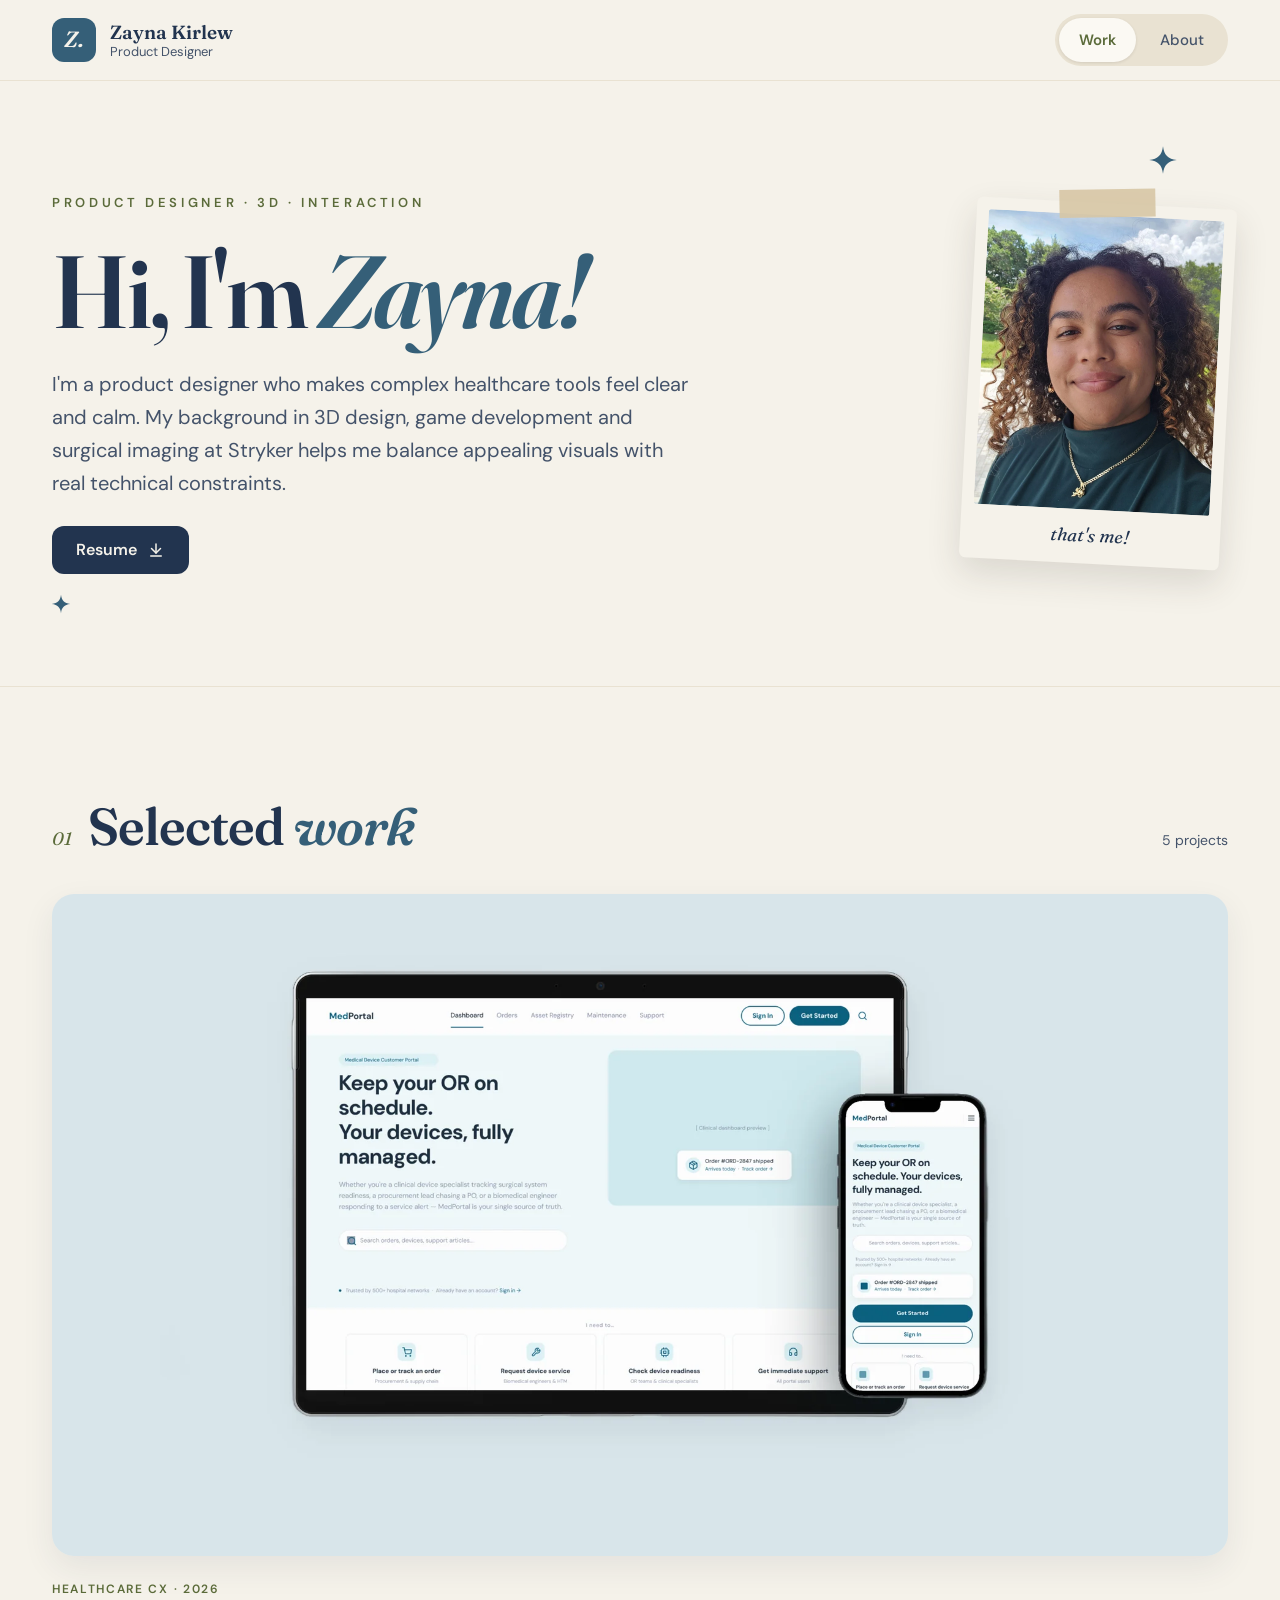
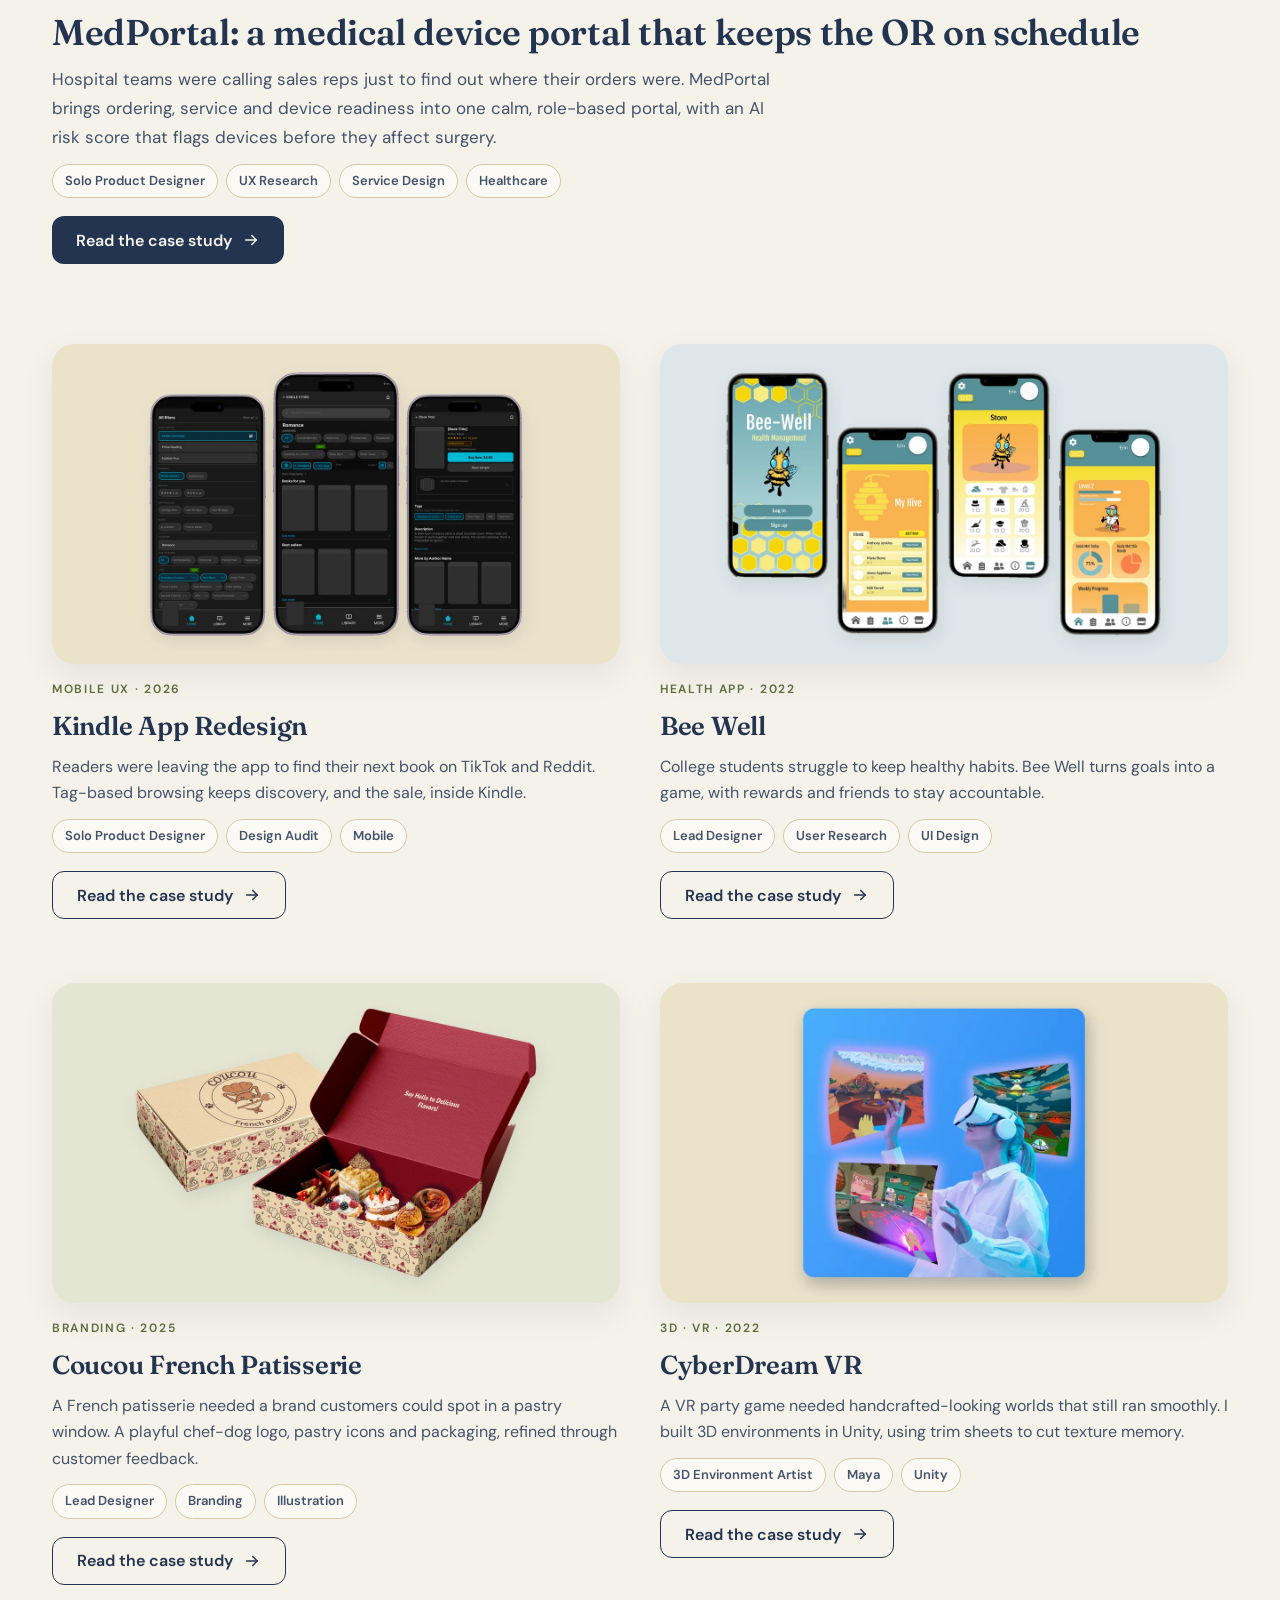
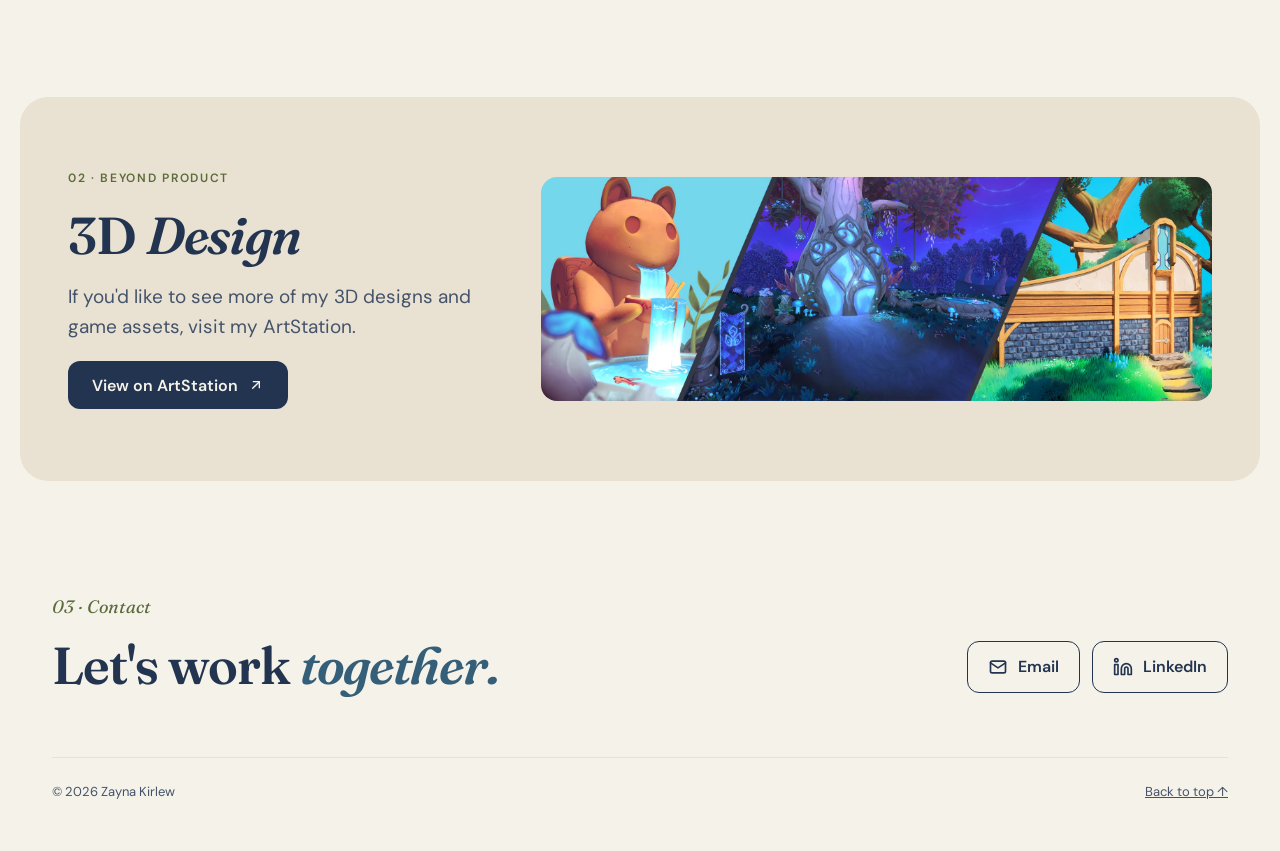
<file: index.html>
<!doctype html>
<html lang="en">
<head>
<meta charset="utf-8">
<meta name="viewport" content="width=device-width, initial-scale=1">
<title>Zayna Kirlew · Product Designer</title>
<meta name="description" content="Zayna Kirlew is a product designer who makes complex healthcare tools feel clear and calm, with a background in 3D design, game development and surgical imaging.">
<meta property="og:title" content="Zayna Kirlew · Product Designer">
<meta property="og:description" content="User-centric product design with a 3D and game development background.">
<meta property="og:type" content="website">
<meta property="og:image" content="assets/img/og.jpg">
<meta name="twitter:card" content="summary_large_image">
<link rel="icon" href="assets/img/favicon.svg" type="image/svg+xml">
<link rel="preconnect" href="https://fonts.googleapis.com">
<link rel="preconnect" href="https://fonts.gstatic.com" crossorigin>
<link href="https://fonts.googleapis.com/css2?family=Fraunces:ital,opsz,wght@0,9..144,500;0,9..144,600;1,9..144,500;1,9..144,600&family=DM+Sans:wght@400;500;600;700&display=swap" rel="stylesheet">
<link rel="stylesheet" href="assets/css/style.css?v=20261021i">
</head>
<body>
<a class="skip" href="#main">Skip to content</a>

<header class="site-header">
  <div class="wrap">
    <a class="brand" href="index.html" aria-label="Zayna Kirlew, home">
      <span class="brand-mark" aria-hidden="true">Z.</span>
      <span class="brand-text">
        <span class="brand-name">Zayna Kirlew</span>
        <span class="brand-role">Product Designer</span>
      </span>
    </a>
    <nav class="nav" aria-label="Main">
      <a href="index.html#work" aria-current="page">Work</a>
      <a href="about.html">About</a>
    </nav>
  </div>
</header>

<main id="main">

  <!-- ===== Hero ===== -->
  <section class="hero" aria-label="Introduction">
    <svg class="sparkle" aria-hidden="true" width="30" height="30" viewBox="0 0 24 24" style="right:8%;top:64px"><path d="M12 1C12.8 8 16 11.2 23 12C16 12.8 12.8 16 12 23C11.2 16 8 12.8 1 12C8 11.2 11.2 8 12 1Z" fill="#355F78"/></svg>
    <svg class="sparkle" aria-hidden="true" width="16" height="16" viewBox="0 0 24 24" style="right:12%;top:120px"><path d="M12 1C12.8 8 16 11.2 23 12C16 12.8 12.8 16 12 23C11.2 16 8 12.8 1 12C8 11.2 11.2 8 12 1Z" fill="#A9C4D4"/></svg>
    <svg class="sparkle" aria-hidden="true" width="20" height="20" viewBox="0 0 24 24" style="left:4%;bottom:72px"><path d="M12 1C12.8 8 16 11.2 23 12C16 12.8 12.8 16 12 23C11.2 16 8 12.8 1 12C8 11.2 11.2 8 12 1Z" fill="#355F78"/></svg>
    <div class="wrap">
      <div class="hero-text">
        <p class="kicker">Product Designer · 3D · Interaction</p>
        <h1>Hi, I'm <span class="accent">Zayna!</span></h1>
        <p class="lead">I'm a product designer who makes complex healthcare tools feel clear and calm. My background in 3D design, game development and surgical imaging at Stryker helps me balance appealing visuals with real technical constraints.</p>
        <div>
          <a class="btn btn-primary" href="assets/Zayna-Kirlew-Resume.pdf" target="_blank" rel="noopener">
            Resume
            <svg aria-hidden="true" width="18" height="18" viewBox="0 0 24 24" fill="none" stroke="currentColor" stroke-width="2" stroke-linecap="round" stroke-linejoin="round"><path d="M12 4v12"/><path d="M6 10l6 6 6-6"/><path d="M5 20h14"/></svg>
          </a>
        </div>
      </div>
      <figure class="photo">
        <img src="assets/img/zayna.webp" alt="Zayna Kirlew smiling, with curly hair and a green top" width="800" height="1000">
        <figcaption>that's me!</figcaption>
      </figure>
    </div>
  </section>

  <!-- ===== Work ===== -->
  <section id="work" class="section wrap" aria-labelledby="work-title">
    <div class="section-head">
      <div class="title">
        <span class="num">01</span>
        <h2 id="work-title">Selected <span class="accent">work</span></h2>
      </div>
      <span class="count">5 projects</span>
    </div>

    <div class="work">
      <article class="featured">
        <a class="card-media" href="projects/medportal.html" tabindex="-1" aria-hidden="true"><img src="assets/img/thumbs/medportal.webp" alt="" width="1920" height="1080"></a>
        <div class="featured-text">
          <span class="label">Healthcare CX · 2026</span>
          <h3><a href="projects/medportal.html">MedPortal: a medical device portal that keeps the OR on schedule</a></h3>
          <p>Hospital teams were calling sales reps just to find out where their orders were. MedPortal brings ordering, service and device readiness into one calm, role-based portal, with an AI risk score that flags devices before they affect surgery.</p>
          <ul class="tags" aria-label="Project tags"><li>Solo Product Designer</li><li>UX Research</li><li>Service Design</li><li>Healthcare</li></ul>
          <a class="btn btn-primary btn-case" href="projects/medportal.html" aria-label="Read the MedPortal case study">Read the case study <svg aria-hidden="true" width="18" height="18" viewBox="0 0 24 24" fill="none" stroke="currentColor" stroke-width="2" stroke-linecap="round" stroke-linejoin="round"><path d="M5 12h14"/><path d="M13 6l6 6-6 6"/></svg></a>
        </div>
      </article>

      <div class="card-grid">
        <article class="card-project">
          <a class="card-media" href="projects/kindle.html" tabindex="-1" aria-hidden="true"><img src="assets/img/thumbs/kindle-sm.webp" alt="" width="1280" height="720" loading="lazy"></a>
          <span class="label">Mobile UX · 2026</span>
          <h3><a href="projects/kindle.html">Kindle App Redesign</a></h3>
          <p>Readers were leaving the app to find their next book on TikTok and Reddit. Tag-based browsing keeps discovery, and the sale, inside Kindle.</p>
          <ul class="tags" aria-label="Project tags"><li>Solo Product Designer</li><li>Design Audit</li><li>Mobile</li></ul>
          <a class="btn btn-outline btn-case" href="projects/kindle.html" aria-label="Read the Kindle App Redesign case study">Read the case study <svg aria-hidden="true" width="18" height="18" viewBox="0 0 24 24" fill="none" stroke="currentColor" stroke-width="2" stroke-linecap="round" stroke-linejoin="round"><path d="M5 12h14"/><path d="M13 6l6 6-6 6"/></svg></a>
        </article>
        <article class="card-project">
          <a class="card-media" href="projects/bee-well.html" tabindex="-1" aria-hidden="true"><img src="assets/img/thumbs/beewell-sm.webp" alt="" width="1280" height="720" loading="lazy"></a>
          <span class="label">Health app · 2022</span>
          <h3><a href="projects/bee-well.html">Bee Well</a></h3>
          <p>College students struggle to keep healthy habits. Bee Well turns goals into a game, with rewards and friends to stay accountable.</p>
          <ul class="tags" aria-label="Project tags"><li>Lead Designer</li><li>User Research</li><li>UI Design</li></ul>
          <a class="btn btn-outline btn-case" href="projects/bee-well.html" aria-label="Read the Bee Well case study">Read the case study <svg aria-hidden="true" width="18" height="18" viewBox="0 0 24 24" fill="none" stroke="currentColor" stroke-width="2" stroke-linecap="round" stroke-linejoin="round"><path d="M5 12h14"/><path d="M13 6l6 6-6 6"/></svg></a>
        </article>
        <article class="card-project">
          <a class="card-media" href="projects/coucou.html" tabindex="-1" aria-hidden="true"><img src="assets/img/thumbs/coucou-sm.webp" alt="" width="1280" height="720" loading="lazy"></a>
          <span class="label">Branding · 2025</span>
          <h3><a href="projects/coucou.html">Coucou French Patisserie</a></h3>
          <p>A French patisserie needed a brand customers could spot in a pastry window. A playful chef-dog logo, pastry icons and packaging, refined through customer feedback.</p>
          <ul class="tags" aria-label="Project tags"><li>Lead Designer</li><li>Branding</li><li>Illustration</li></ul>
          <a class="btn btn-outline btn-case" href="projects/coucou.html" aria-label="Read the Coucou French Patisserie case study">Read the case study <svg aria-hidden="true" width="18" height="18" viewBox="0 0 24 24" fill="none" stroke="currentColor" stroke-width="2" stroke-linecap="round" stroke-linejoin="round"><path d="M5 12h14"/><path d="M13 6l6 6-6 6"/></svg></a>
        </article>
        <article class="card-project">
          <a class="card-media" href="projects/cyberdream.html" tabindex="-1" aria-hidden="true"><img src="assets/img/thumbs/cyberdream-sm.webp" alt="" width="1280" height="720" loading="lazy"></a>
          <span class="label">3D · VR · 2022</span>
          <h3><a href="projects/cyberdream.html">CyberDream VR</a></h3>
          <p>A VR party game needed handcrafted-looking worlds that still ran smoothly. I built 3D environments in Unity, using trim sheets to cut texture memory.</p>
          <ul class="tags" aria-label="Project tags"><li>3D Environment Artist</li><li>Maya</li><li>Unity</li></ul>
          <a class="btn btn-outline btn-case" href="projects/cyberdream.html" aria-label="Read the CyberDream VR case study">Read the case study <svg aria-hidden="true" width="18" height="18" viewBox="0 0 24 24" fill="none" stroke="currentColor" stroke-width="2" stroke-linecap="round" stroke-linejoin="round"><path d="M5 12h14"/><path d="M13 6l6 6-6 6"/></svg></a>
        </article>
      </div>
    </div>
  </section>

  <!-- ===== 3D band ===== -->
  <section id="more" class="band-outer" aria-labelledby="more-title">
    <div class="band">
      <div class="band-text">
        <span class="label">02 · Beyond product</span>
        <h2 id="more-title" class="h2">3D <em>Design</em></h2>
        <p>If you'd like to see more of my 3D designs and game assets, visit my ArtStation.</p>
        <a class="btn btn-primary" href="https://zkirlew.artstation.com" target="_blank" rel="noopener" style="align-self:flex-start">
          View on ArtStation
          <svg aria-hidden="true" width="16" height="16" viewBox="0 0 24 24" fill="none" stroke="currentColor" stroke-width="2" stroke-linecap="round" stroke-linejoin="round"><path d="M7 17L17 7"/><path d="M8 7h9v9"/></svg>
        </a>
      </div>
      <a class="band-img" href="https://zkirlew.artstation.com" target="_blank" rel="noopener" aria-label="ArtStation portfolio">
        <img src="assets/img/covers/artstation.webp" alt="Three stylised 3D scenes: a squirrel fountain, a glowing forest tree and a timber cottage" width="1920" height="640" loading="lazy">
      </a>
    </div>
  </section>

</main>

<!-- ===== Footer / contact ===== -->
<footer id="contact" class="site-footer wrap">
  <div class="footer-top">
    <div style="display:flex;flex-direction:column;gap:16px">
      <span class="num">03 · Contact</span>
      <h2 class="h2">Let's work <span class="accent">together.</span></h2>
    </div>
    <div class="contact">
      <a class="btn btn-outline" href="mailto:zaynakirlew@gmail.com">
        <svg aria-hidden="true" width="20" height="20" viewBox="0 0 24 24" fill="none" stroke="currentColor" stroke-width="2" stroke-linecap="round" stroke-linejoin="round"><rect x="3" y="5" width="18" height="14" rx="2"/><path d="M3 7l9 6 9-6"/></svg>
        Email
      </a>
      <a class="btn btn-outline" href="https://www.linkedin.com/in/zkirlew/" target="_blank" rel="noopener">
        <svg aria-hidden="true" width="20" height="20" viewBox="0 0 24 24" fill="none" stroke="currentColor" stroke-width="2" stroke-linecap="round" stroke-linejoin="round"><path d="M16 8a6 6 0 0 1 6 6v7h-4v-7a2 2 0 0 0-4 0v7h-4v-7a6 6 0 0 1 6-6z"/><rect x="2" y="9" width="4" height="12"/><circle cx="4" cy="4" r="2"/></svg>
        LinkedIn
      </a>
    </div>
  </div>
  <div class="footer-bottom">
    <span>© <span data-year>2026</span> Zayna Kirlew</span>
    <a href="#main">Back to top ↑</a>
  </div>
</footer>

<script src="assets/js/main.js?v=20261021i"></script>
</body>
</html>
</file>
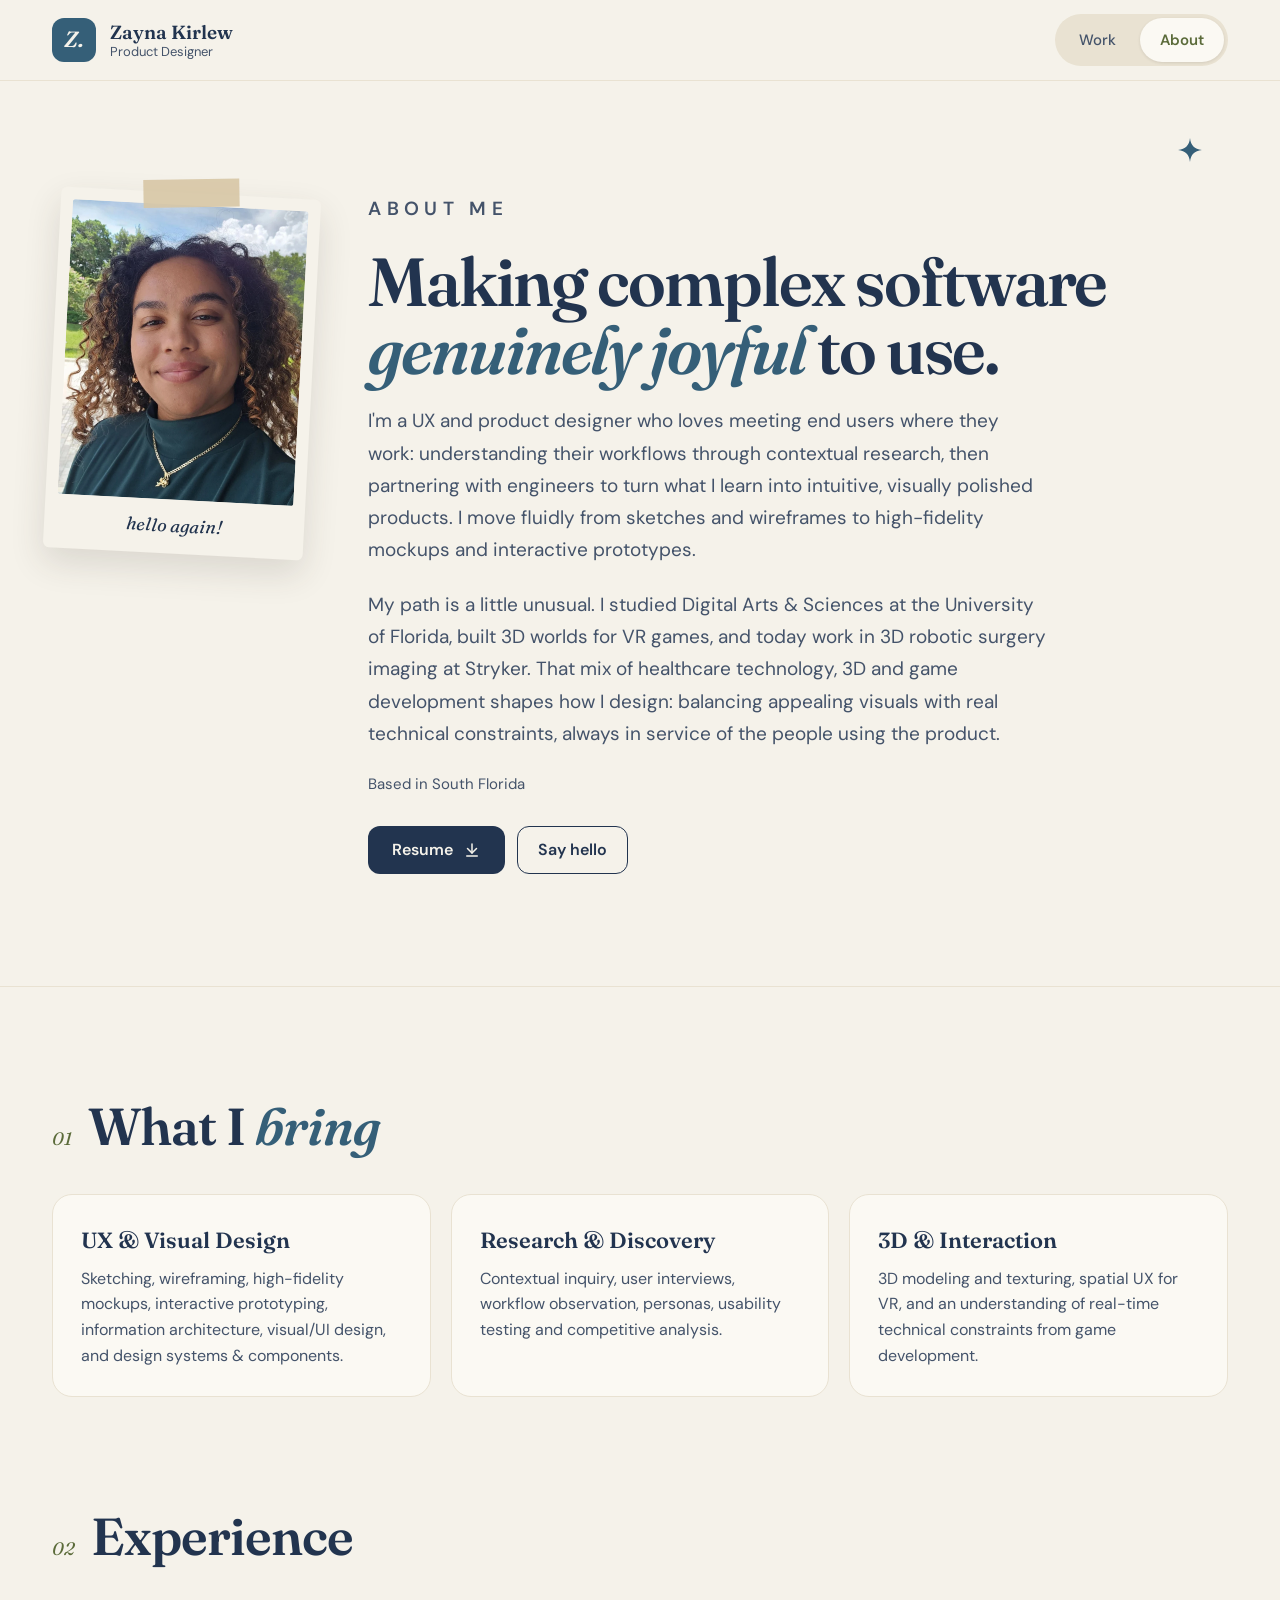
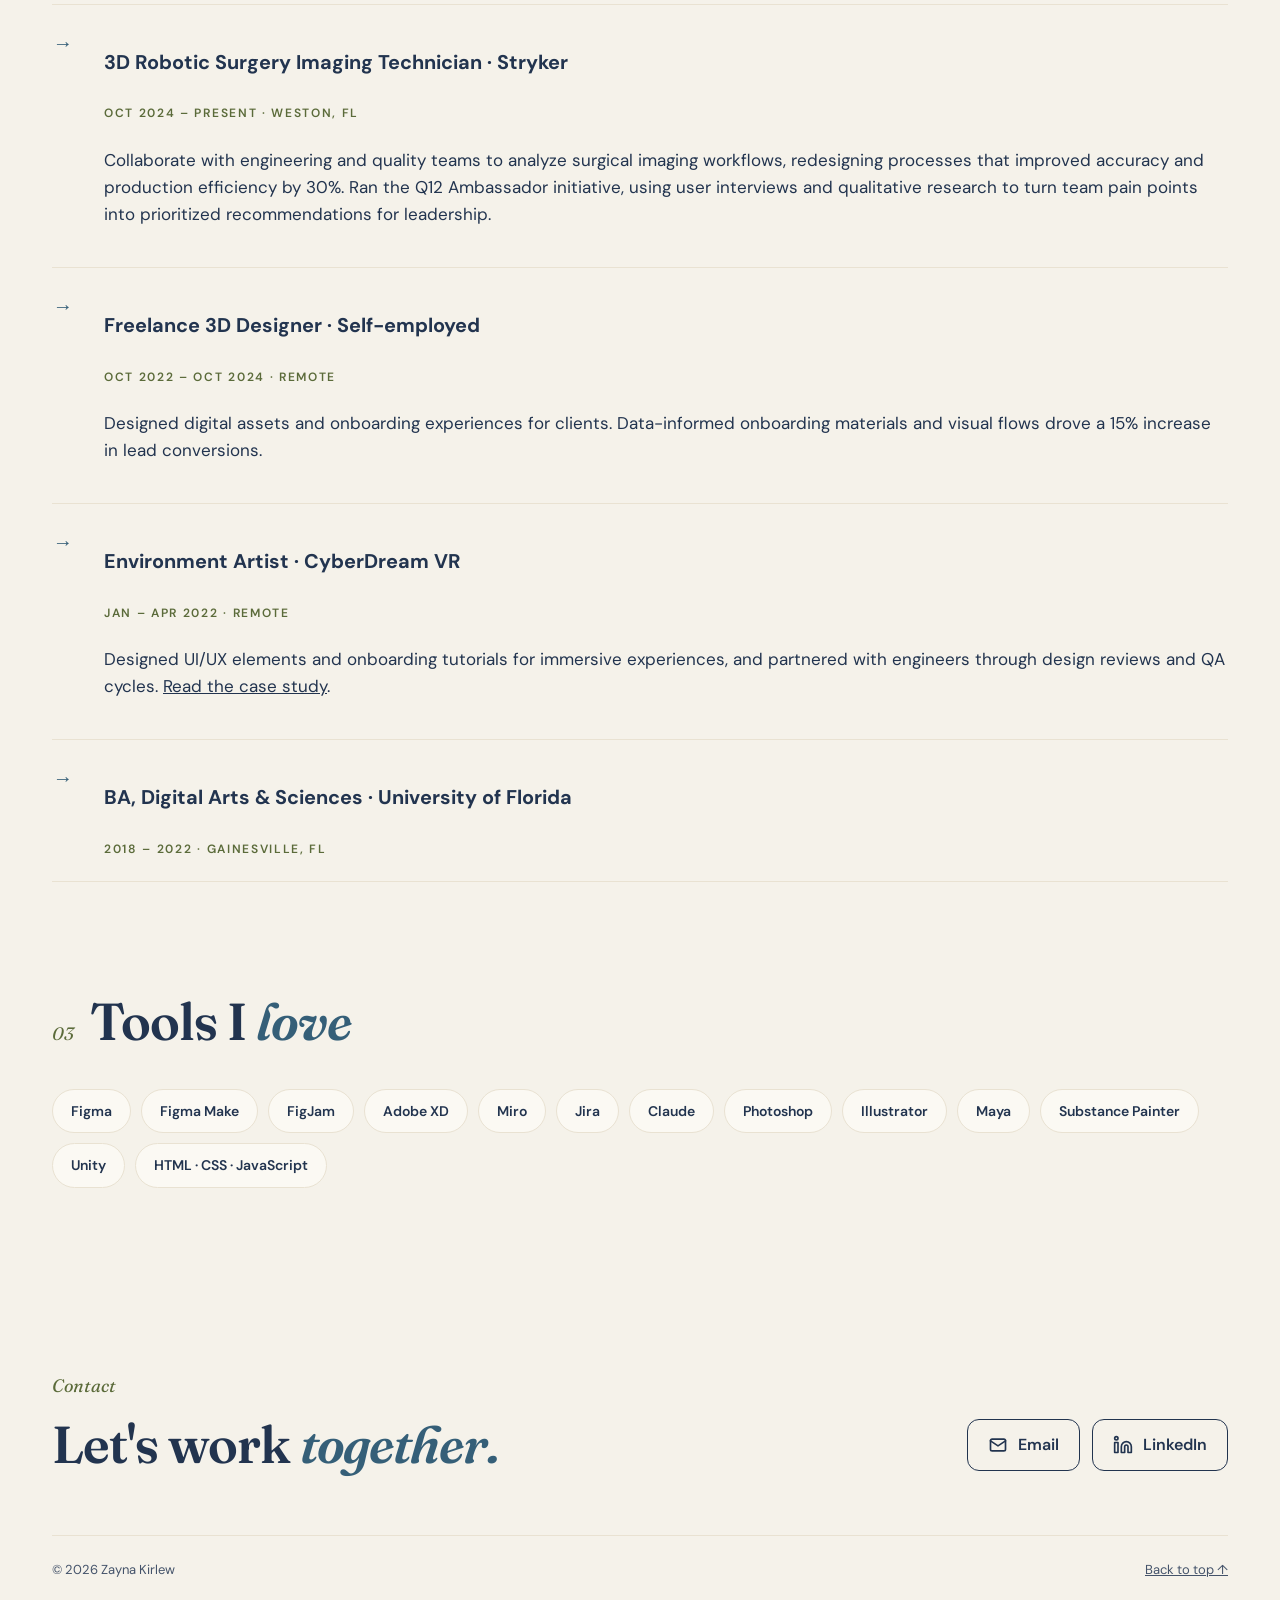
<file: about.html>
<!doctype html>
<html lang="en">
<head>
<meta charset="utf-8">
<meta name="viewport" content="width=device-width, initial-scale=1">
<title>About · Zayna Kirlew</title>
<meta name="description" content="About Zayna Kirlew, a product designer with a background in 3D design and video game development.">
<link rel="icon" href="assets/img/favicon.svg" type="image/svg+xml">
<link rel="preconnect" href="https://fonts.googleapis.com">
<link rel="preconnect" href="https://fonts.gstatic.com" crossorigin>
<link href="https://fonts.googleapis.com/css2?family=Fraunces:ital,opsz,wght@0,9..144,500;0,9..144,600;1,9..144,500;1,9..144,600&family=DM+Sans:wght@400;500;600;700&display=swap" rel="stylesheet">
<link rel="stylesheet" href="assets/css/style.css?v=20261021i">
</head>
<body>
<a class="skip" href="#main">Skip to content</a>

<header class="site-header">
  <div class="wrap">
    <a class="brand" href="index.html" aria-label="Zayna Kirlew, home">
      <span class="brand-mark" aria-hidden="true">Z.</span>
      <span class="brand-text">
        <span class="brand-name">Zayna Kirlew</span>
        <span class="brand-role">Product Designer</span>
      </span>
    </a>
    <nav class="nav" aria-label="Main">
      <a href="index.html#work">Work</a>
      <a href="about.html" aria-current="page">About</a>
    </nav>
  </div>
</header>

<main id="main">
  <section class="hero" aria-labelledby="about-title">
    <svg class="sparkle" aria-hidden="true" width="26" height="26" viewBox="0 0 24 24" style="right:6%;top:56px"><path d="M12 1C12.8 8 16 11.2 23 12C16 12.8 12.8 16 12 23C11.2 16 8 12.8 1 12C8 11.2 11.2 8 12 1Z" fill="#355F78"/></svg>
    <div class="wrap">
      <div class="about-grid" style="width:100%">
        <figure class="photo">
          <img src="assets/img/zayna.webp" alt="Portrait of Zayna Kirlew" width="800" height="1000">
          <figcaption>hello again!</figcaption>
        </figure>
        <div class="about-body">
          <p class="kicker">About me</p>
          <h1 id="about-title" class="h2" style="font-size:clamp(40px,5.5vw,68px)">Making complex software <span class="accent">genuinely joyful</span> to use.</h1>
          <p>I'm a UX and product designer who loves meeting end users where they work: understanding their workflows through contextual research, then partnering with engineers to turn what I learn into intuitive, visually polished products. I move fluidly from sketches and wireframes to high-fidelity mockups and interactive prototypes.</p>
          <p>My path is a little unusual. I studied Digital Arts &amp; Sciences at the University of Florida, built 3D worlds for VR games, and today work in 3D robotic surgery imaging at Stryker. That mix of healthcare technology, 3D and game development shapes how I design: balancing appealing visuals with real technical constraints, always in service of the people using the product.</p>
          <p class="note" style="font-size:15px">Based in South Florida</p>
          <div style="display:flex;flex-wrap:wrap;gap:12px;padding-top:6px">
            <a class="btn btn-primary" href="assets/Zayna-Kirlew-Resume.pdf" target="_blank" rel="noopener">
              Resume
              <svg aria-hidden="true" width="18" height="18" viewBox="0 0 24 24" fill="none" stroke="currentColor" stroke-width="2" stroke-linecap="round" stroke-linejoin="round"><path d="M12 4v12"/><path d="M6 10l6 6 6-6"/><path d="M5 20h14"/></svg>
            </a>
            <a class="btn btn-outline" href="mailto:zaynakirlew@gmail.com" style="min-height:48px">Say hello</a>
          </div>
        </div>
      </div>
    </div>
  </section>

  <section class="section wrap" aria-labelledby="bring-title">
    <div class="section-head">
      <div class="title">
        <span class="num">01</span>
        <h2 id="bring-title">What I <span class="accent">bring</span></h2>
      </div>
    </div>
    <div class="cards">
      <div class="card">
        <h3>UX &amp; Visual Design</h3>
        <p>Sketching, wireframing, high-fidelity mockups, interactive prototyping, information architecture, visual/UI design, and design systems &amp; components.</p>
      </div>
      <div class="card">
        <h3>Research &amp; Discovery</h3>
        <p>Contextual inquiry, user interviews, workflow observation, personas, usability testing and competitive analysis.</p>
      </div>
      <div class="card">
        <h3>3D &amp; Interaction</h3>
        <p>3D modeling and texturing, spatial UX for VR, and an understanding of real-time technical constraints from game development.</p>
      </div>
    </div>
  </section>

  <section class="wrap" style="padding-bottom:clamp(72px,9vw,112px)" aria-labelledby="exp-title">
    <div class="section-head">
      <div class="title">
        <span class="num">02</span>
        <h2 id="exp-title">Experience</h2>
      </div>
    </div>
    <div class="points">
      <div class="point"><span class="n">→</span><div><h3>3D Robotic Surgery Imaging Technician · Stryker</h3><span class="label">Oct 2024 – Present · Weston, FL</span><p>Collaborate with engineering and quality teams to analyze surgical imaging workflows, redesigning processes that improved accuracy and production efficiency by 30%. Ran the Q12 Ambassador initiative, using user interviews and qualitative research to turn team pain points into prioritized recommendations for leadership.</p></div></div>
      <div class="point"><span class="n">→</span><div><h3>Freelance 3D Designer · Self-employed</h3><span class="label">Oct 2022 – Oct 2024 · Remote</span><p>Designed digital assets and onboarding experiences for clients. Data-informed onboarding materials and visual flows drove a 15% increase in lead conversions.</p></div></div>
      <div class="point"><span class="n">→</span><div><h3>Environment Artist · CyberDream VR</h3><span class="label">Jan – Apr 2022 · Remote</span><p>Designed UI/UX elements and onboarding tutorials for immersive experiences, and partnered with engineers through design reviews and QA cycles. <a href="projects/cyberdream.html">Read the case study</a>.</p></div></div>
      <div class="point"><span class="n">→</span><div><h3>BA, Digital Arts &amp; Sciences · University of Florida</h3><span class="label">2018 – 2022 · Gainesville, FL</span></div></div>
    </div>
  </section>

  <section class="wrap" style="padding-bottom:clamp(40px,6vw,72px)" aria-labelledby="tools-title">
    <div class="section-head">
      <div class="title">
        <span class="num">03</span>
        <h2 id="tools-title">Tools I <span class="accent">love</span></h2>
      </div>
    </div>
    <div class="pills">
      <span class="pill">Figma</span>
      <span class="pill">Figma Make</span>
      <span class="pill">FigJam</span>
      <span class="pill">Adobe XD</span>
      <span class="pill">Miro</span>
      <span class="pill">Jira</span>
      <span class="pill">Claude</span>
      <span class="pill">Photoshop</span>
      <span class="pill">Illustrator</span>
      <span class="pill">Maya</span>
      <span class="pill">Substance Painter</span>
      <span class="pill">Unity</span>
      <span class="pill">HTML · CSS · JavaScript</span>
    </div>
  </section>
</main>

<footer id="contact" class="site-footer wrap">
  <div class="footer-top">
    <div style="display:flex;flex-direction:column;gap:16px">
      <span class="num">Contact</span>
      <h2 class="h2">Let's work <span class="accent">together.</span></h2>
    </div>
    <div class="contact">
      <a class="btn btn-outline" href="mailto:zaynakirlew@gmail.com">
        <svg aria-hidden="true" width="20" height="20" viewBox="0 0 24 24" fill="none" stroke="currentColor" stroke-width="2" stroke-linecap="round" stroke-linejoin="round"><rect x="3" y="5" width="18" height="14" rx="2"/><path d="M3 7l9 6 9-6"/></svg>
        Email
      </a>
      <a class="btn btn-outline" href="https://www.linkedin.com/in/zkirlew/" target="_blank" rel="noopener">
        <svg aria-hidden="true" width="20" height="20" viewBox="0 0 24 24" fill="none" stroke="currentColor" stroke-width="2" stroke-linecap="round" stroke-linejoin="round"><path d="M16 8a6 6 0 0 1 6 6v7h-4v-7a2 2 0 0 0-4 0v7h-4v-7a6 6 0 0 1 6-6z"/><rect x="2" y="9" width="4" height="12"/><circle cx="4" cy="4" r="2"/></svg>
        LinkedIn
      </a>
    </div>
  </div>
  <div class="footer-bottom">
    <span>© <span data-year>2026</span> Zayna Kirlew</span>
    <a href="#main">Back to top ↑</a>
  </div>
</footer>

<script src="assets/js/main.js?v=20261021i"></script>
</body>
</html>
</file>
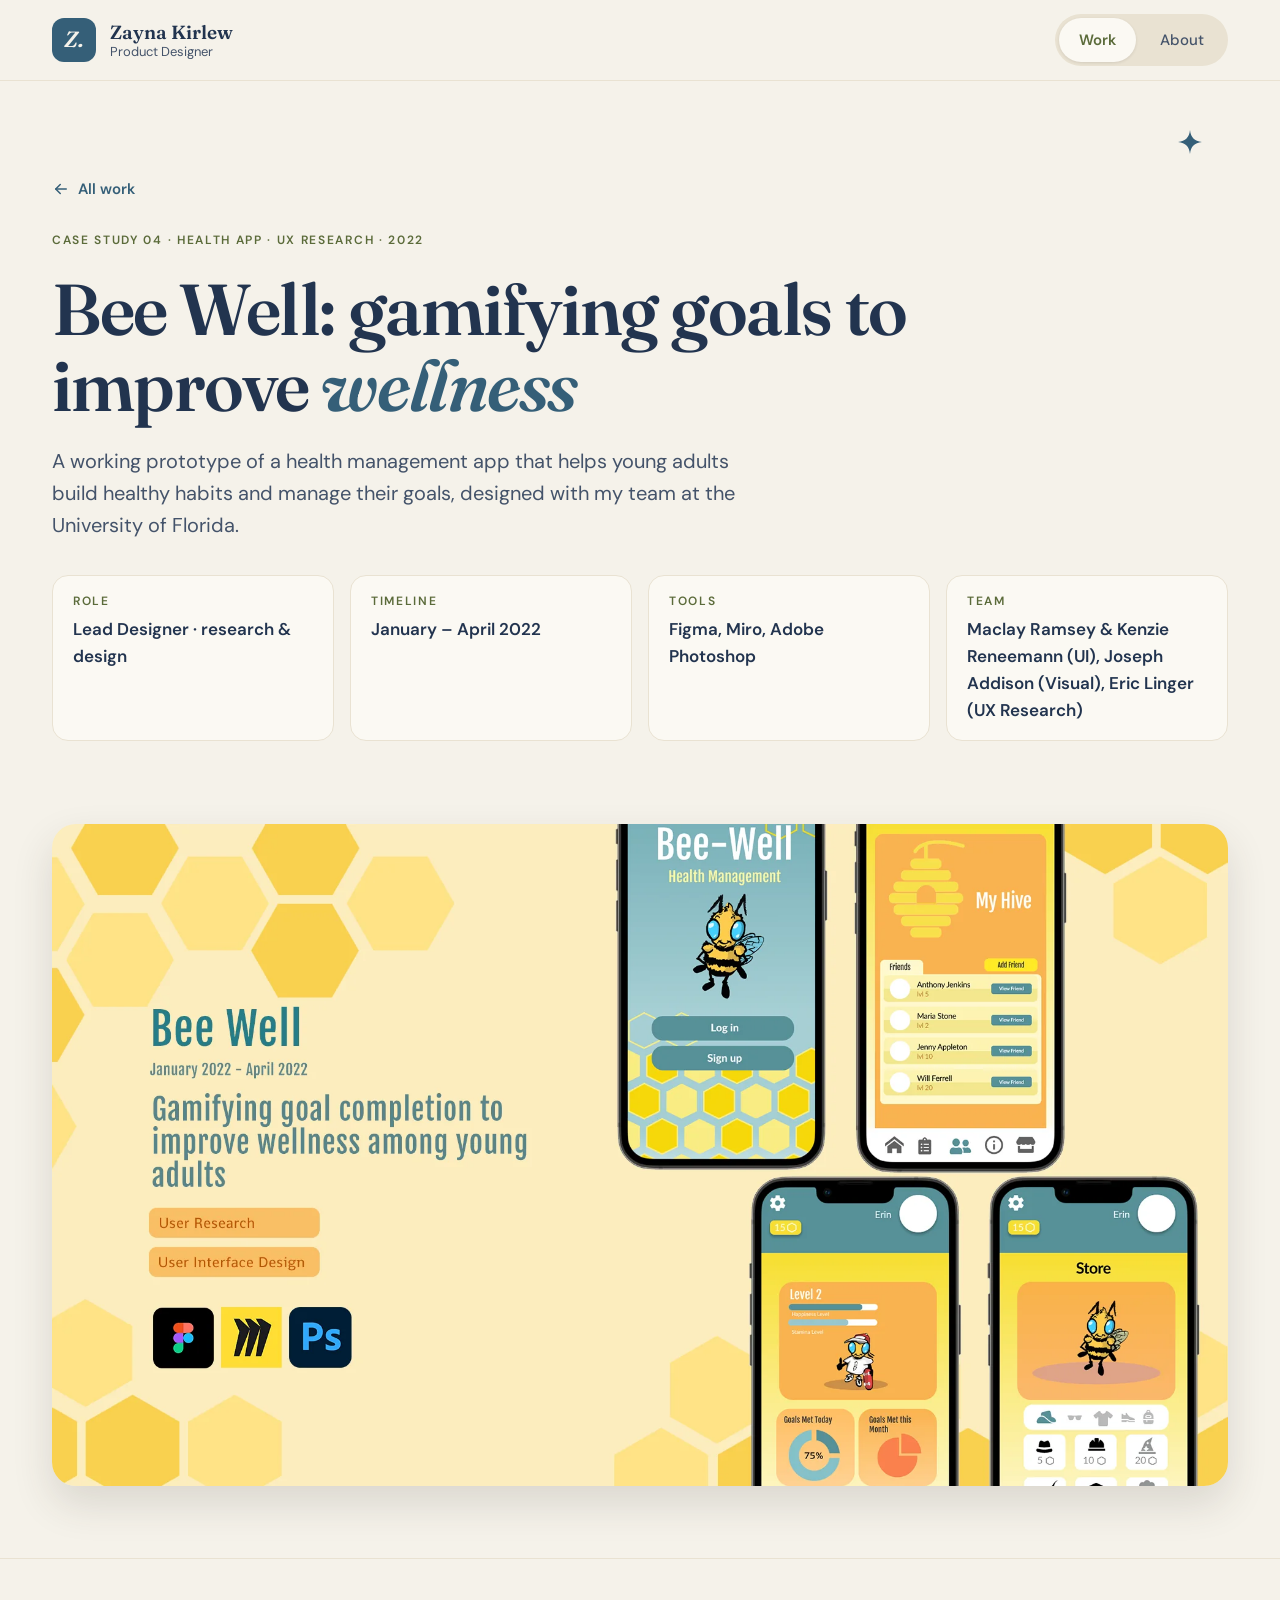
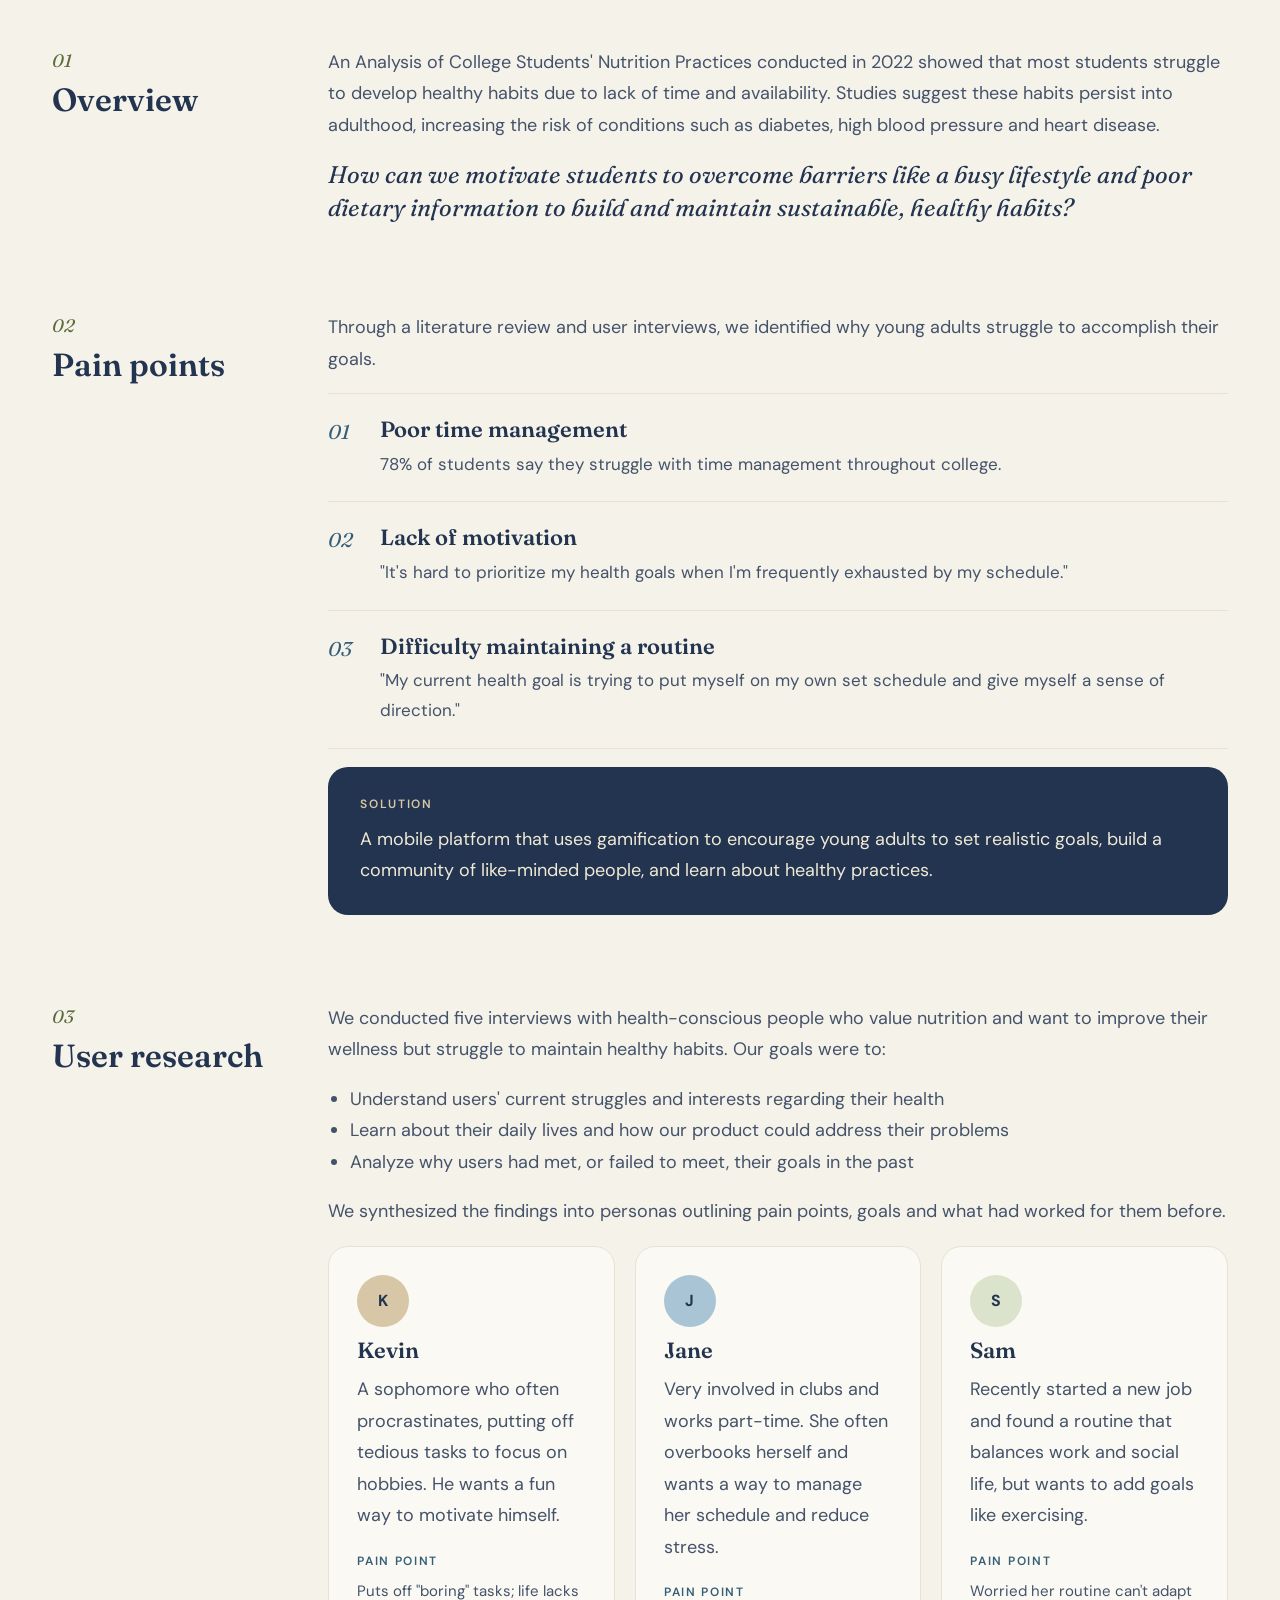
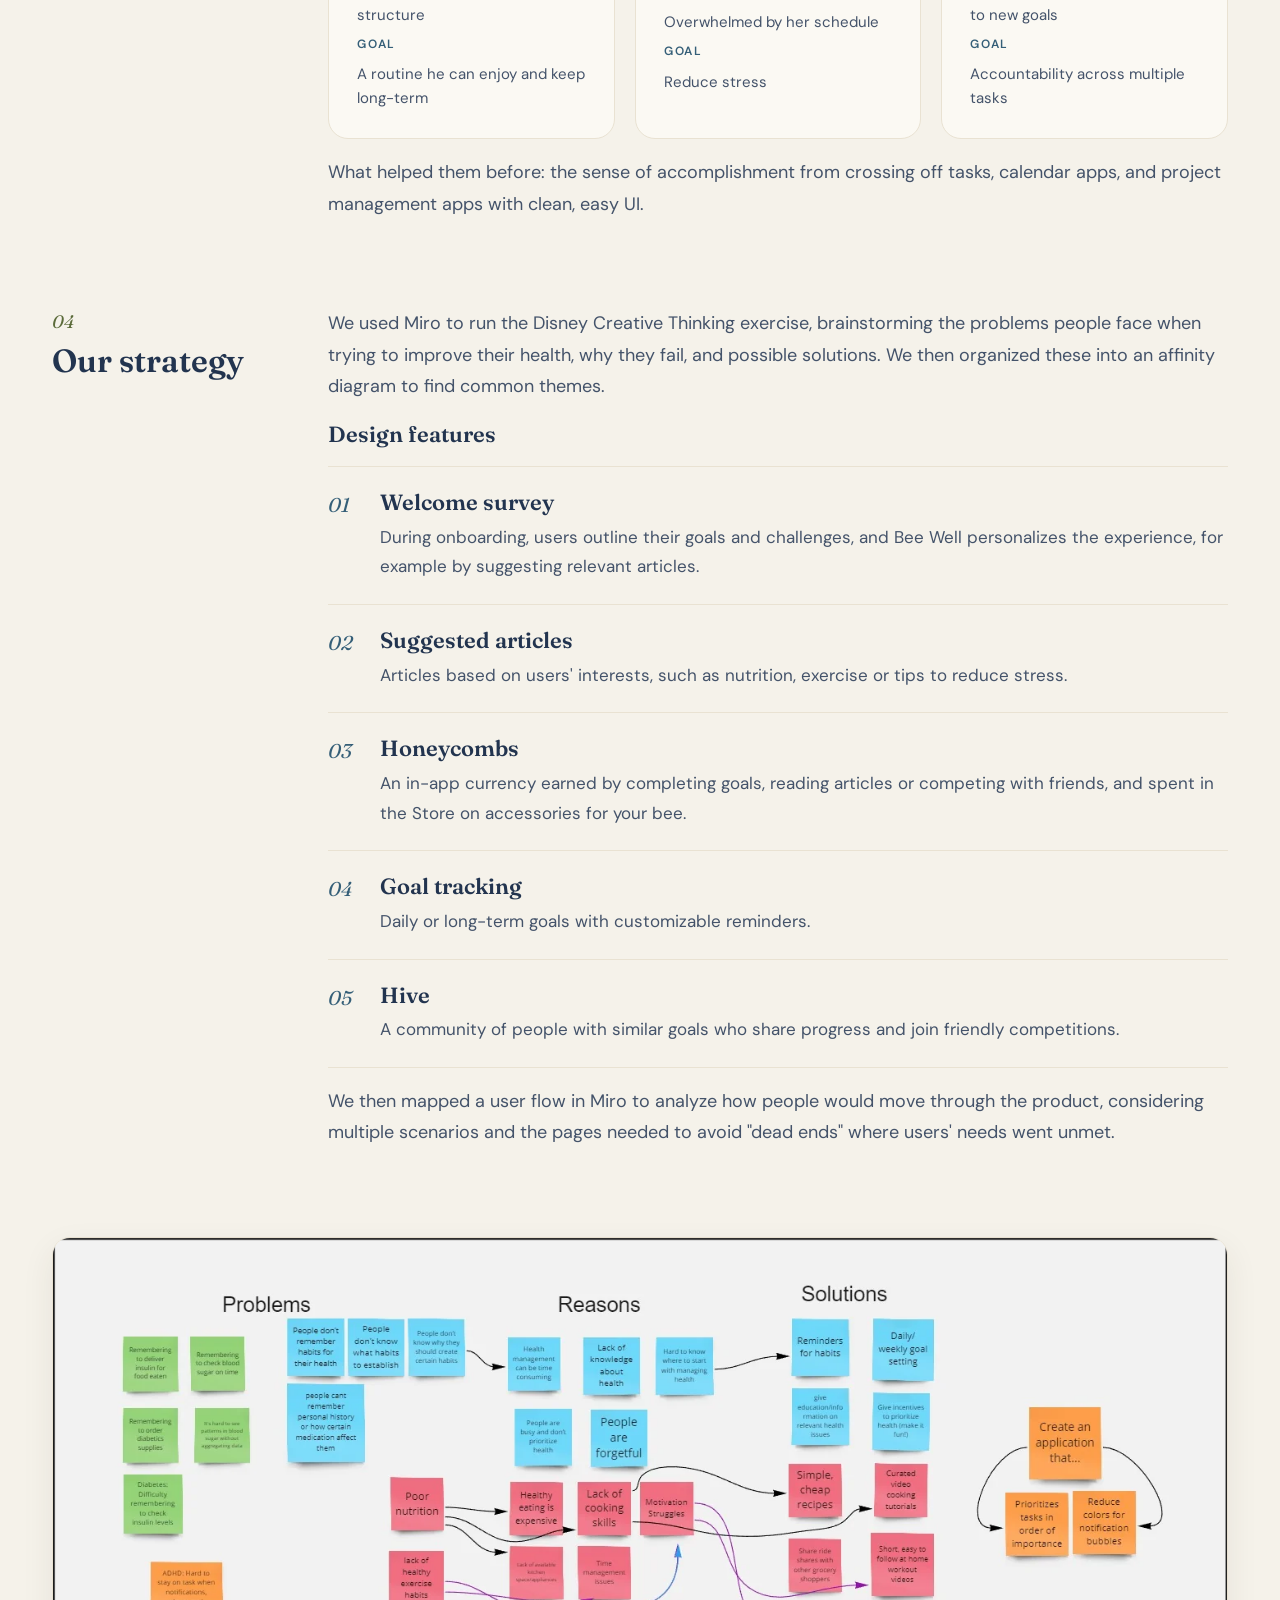
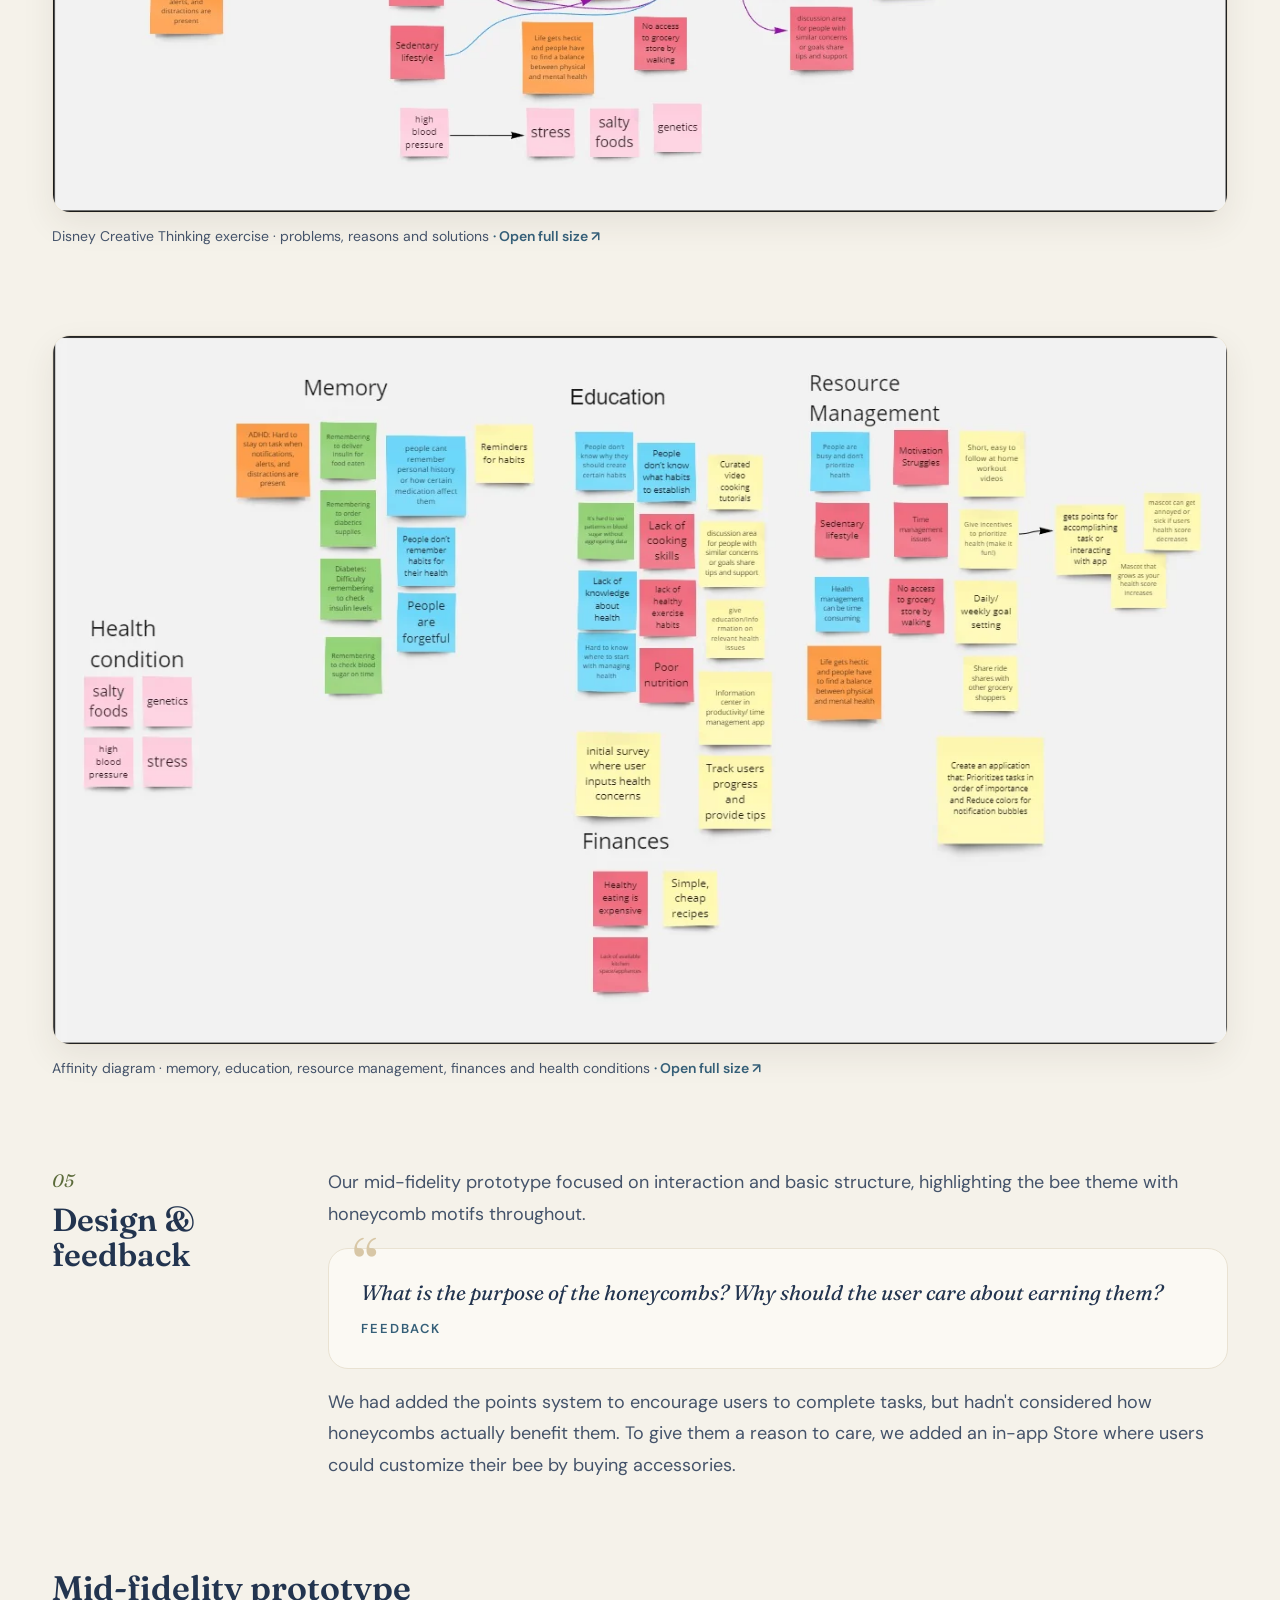
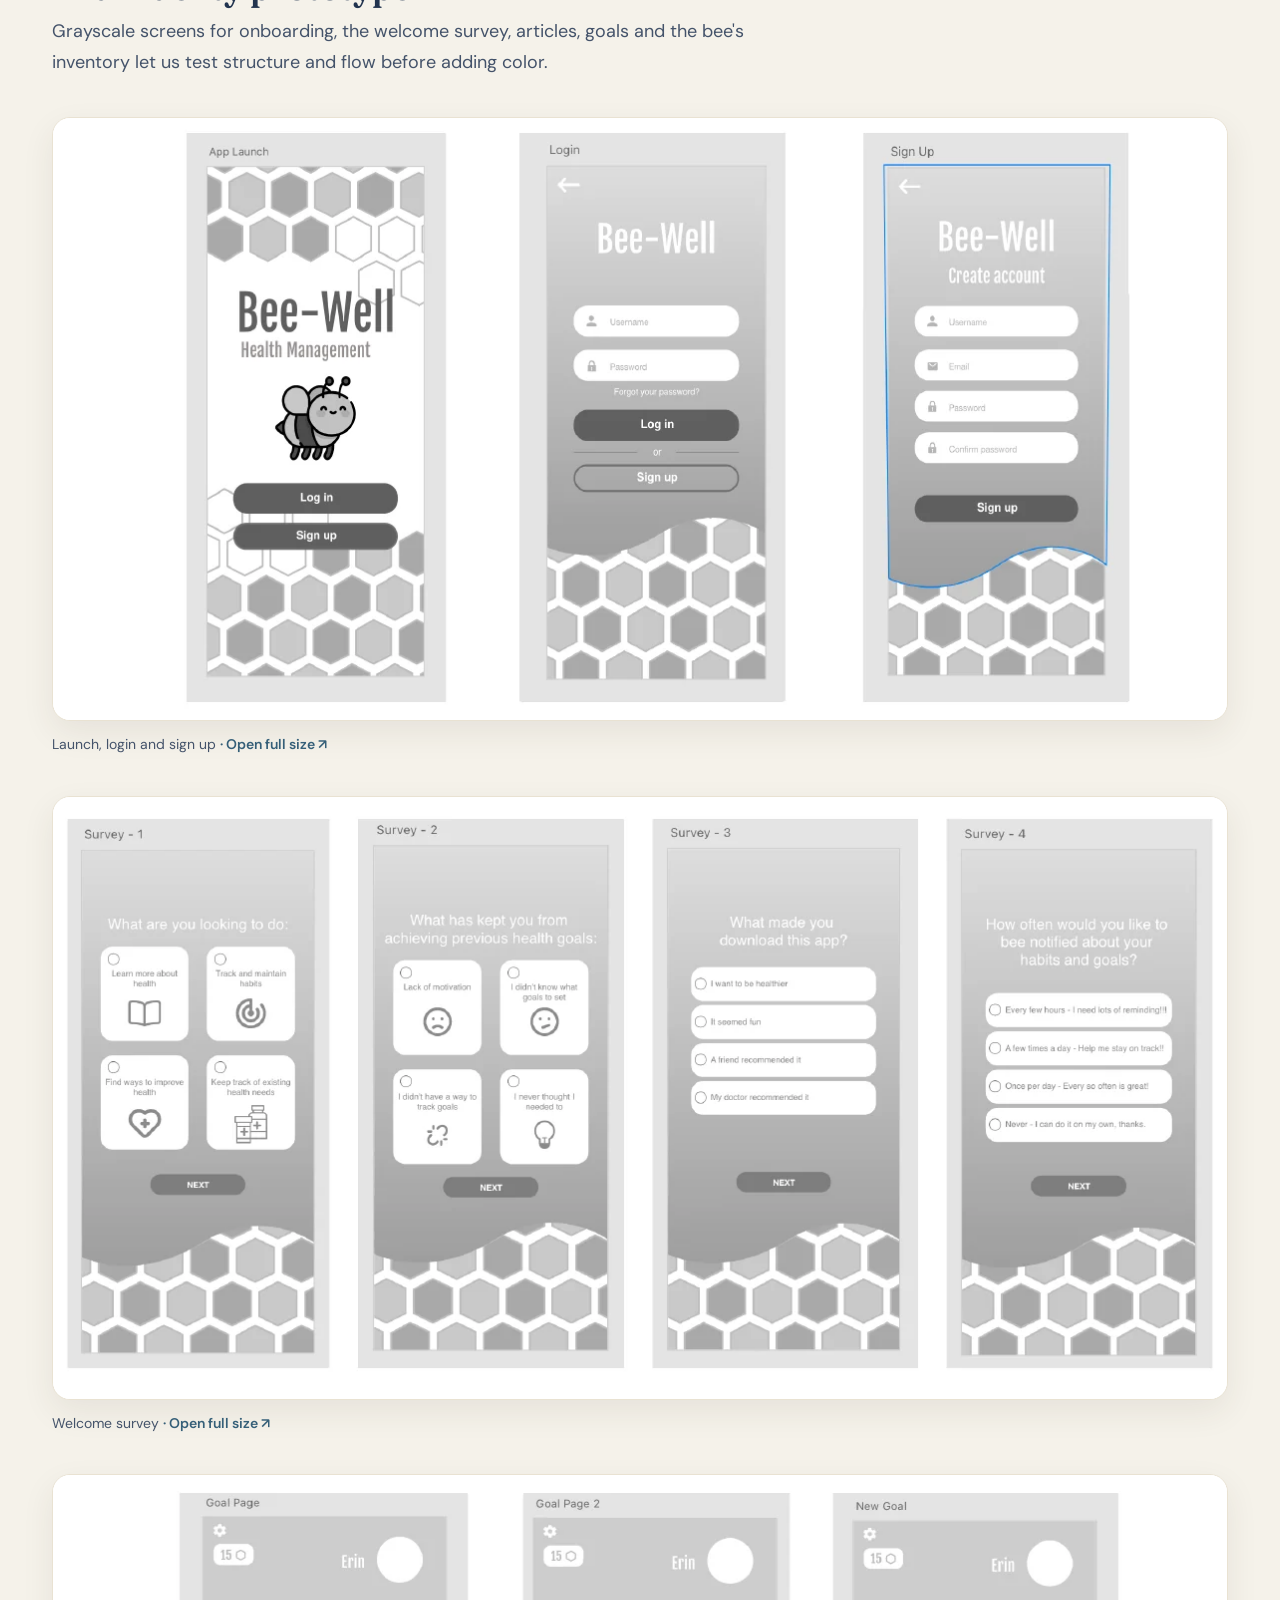
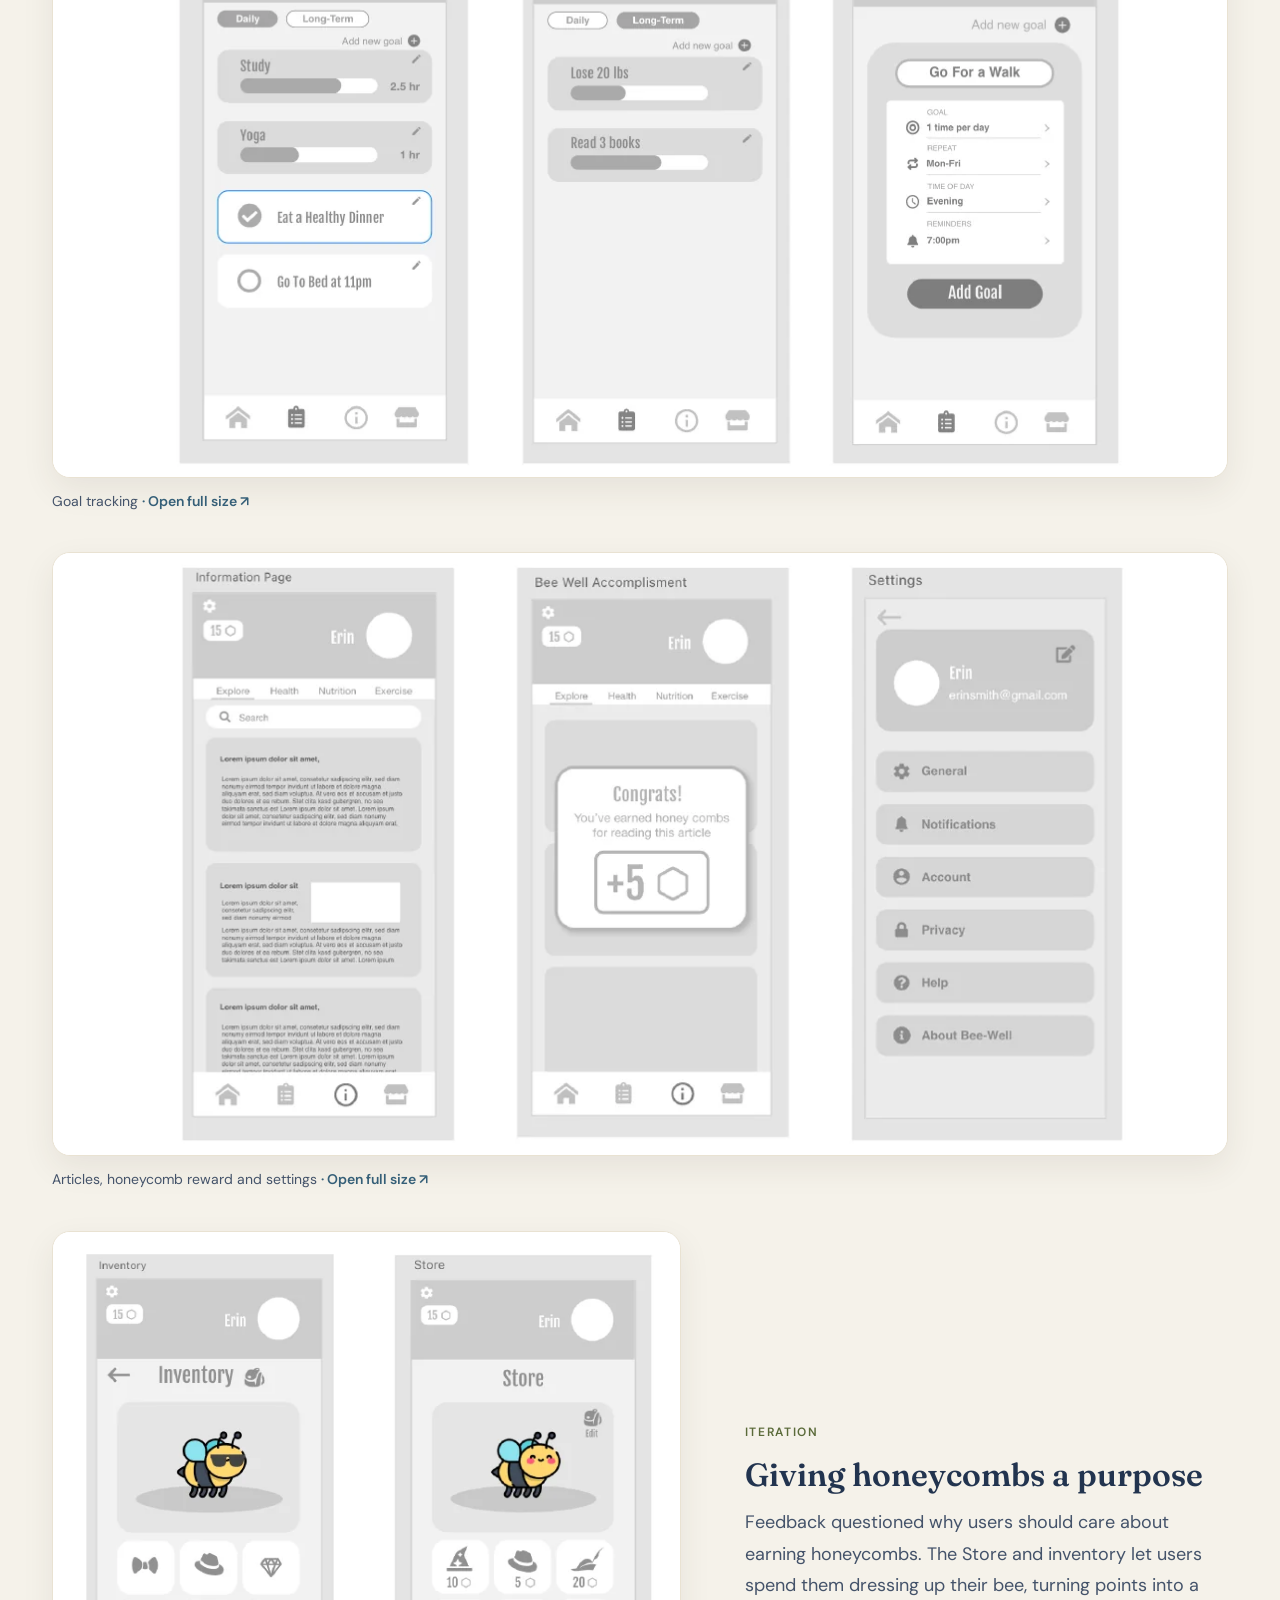
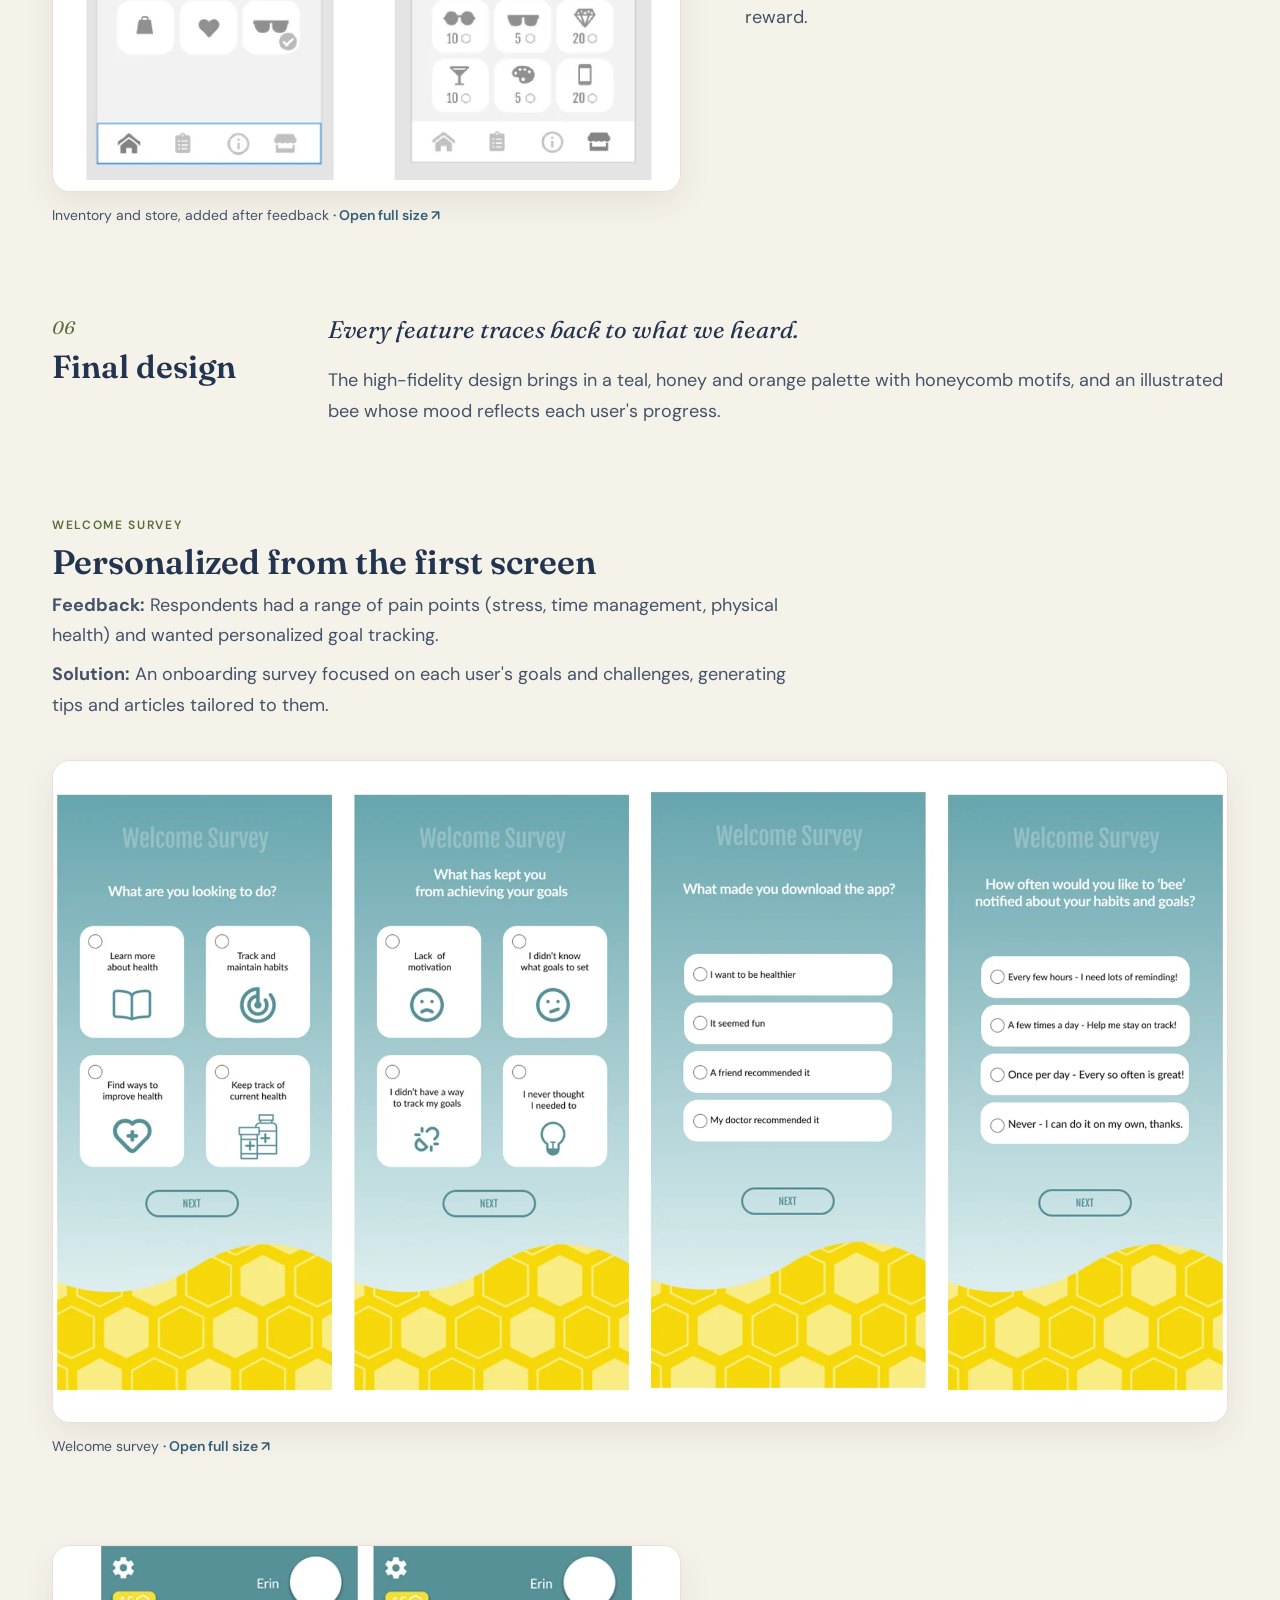
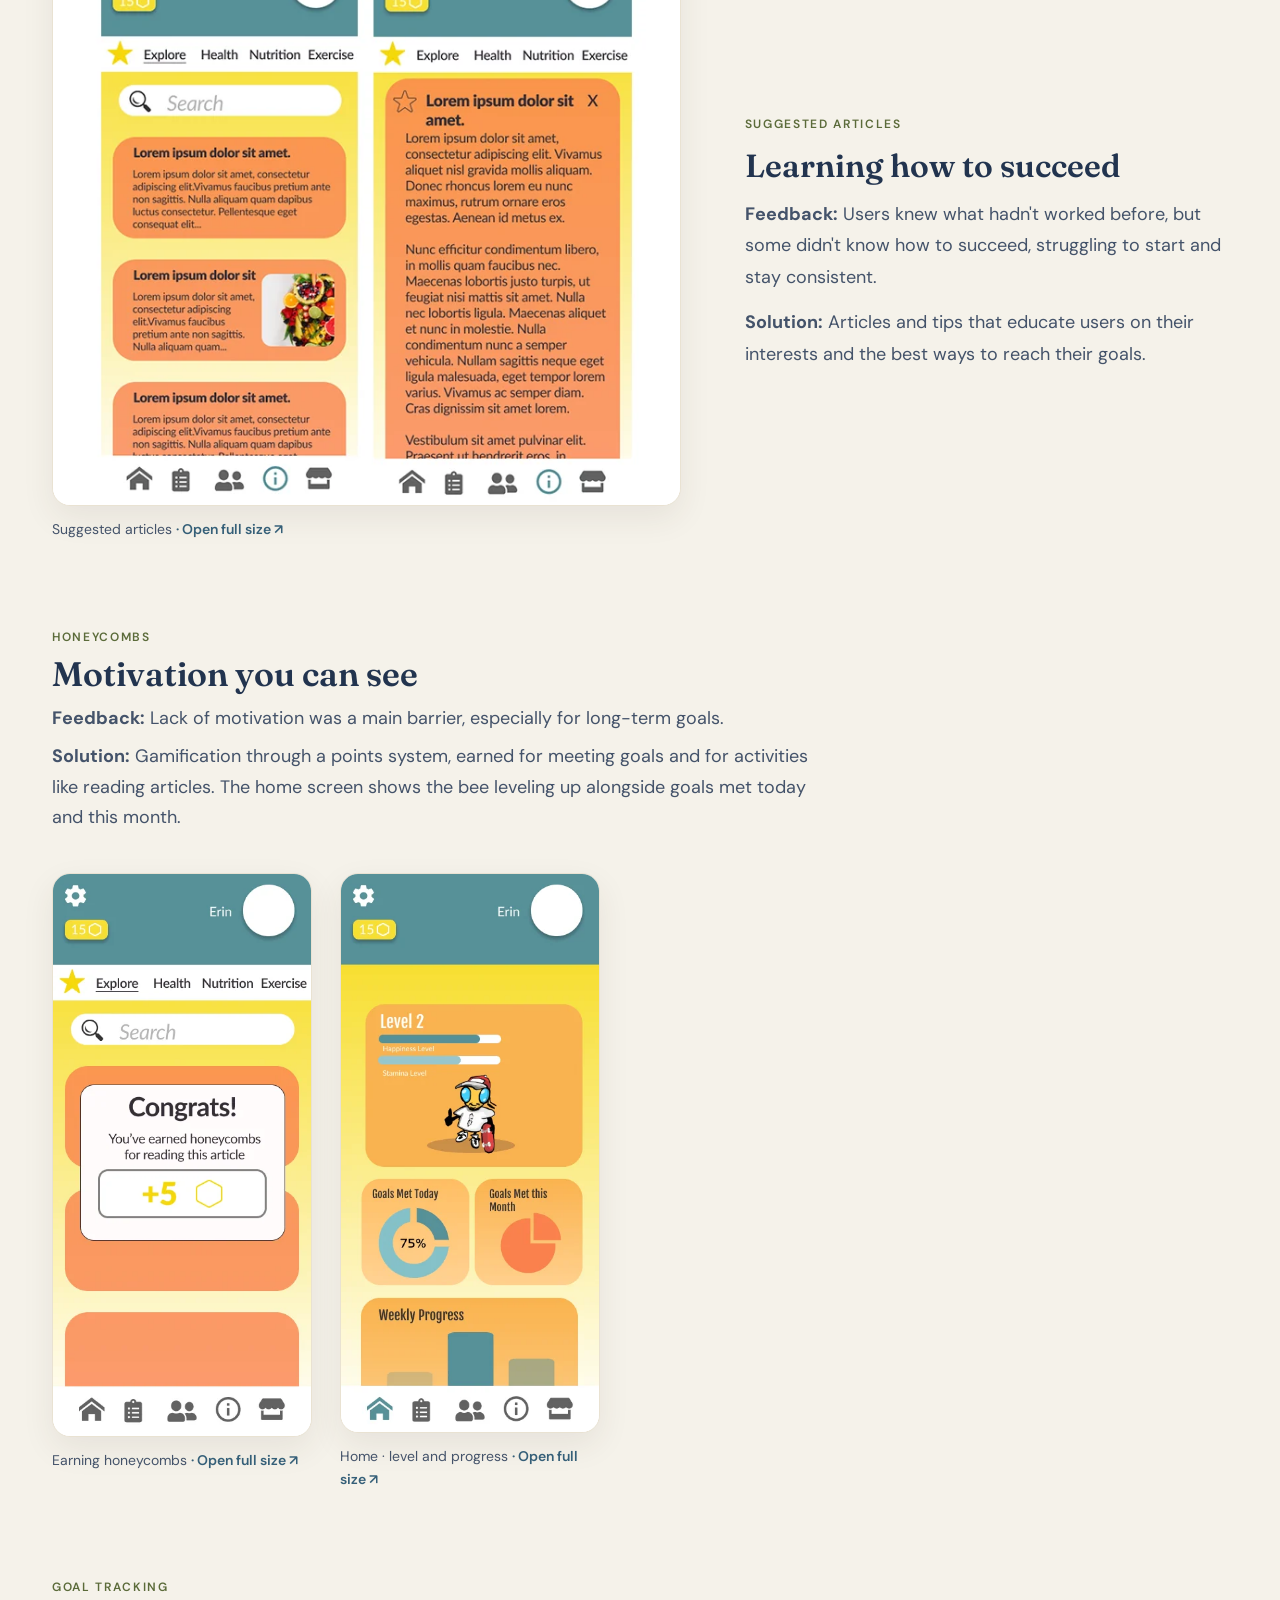
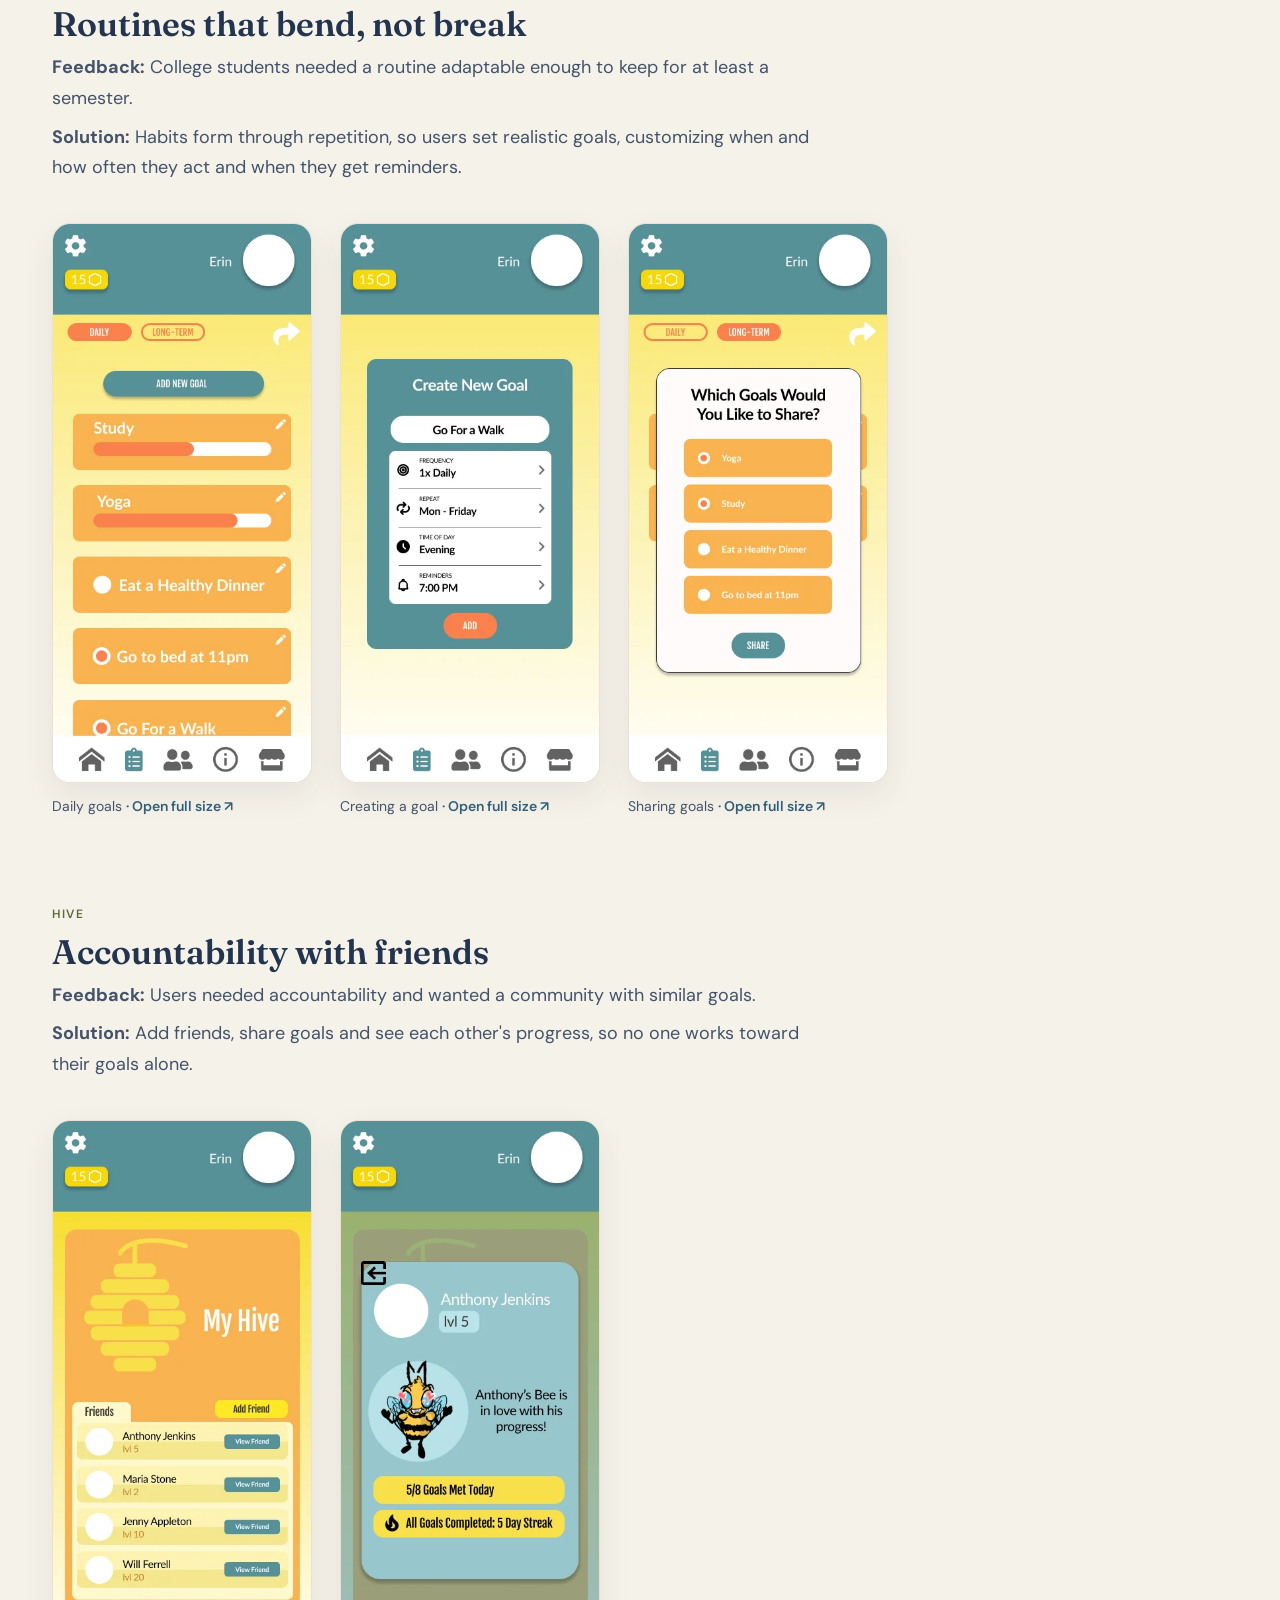
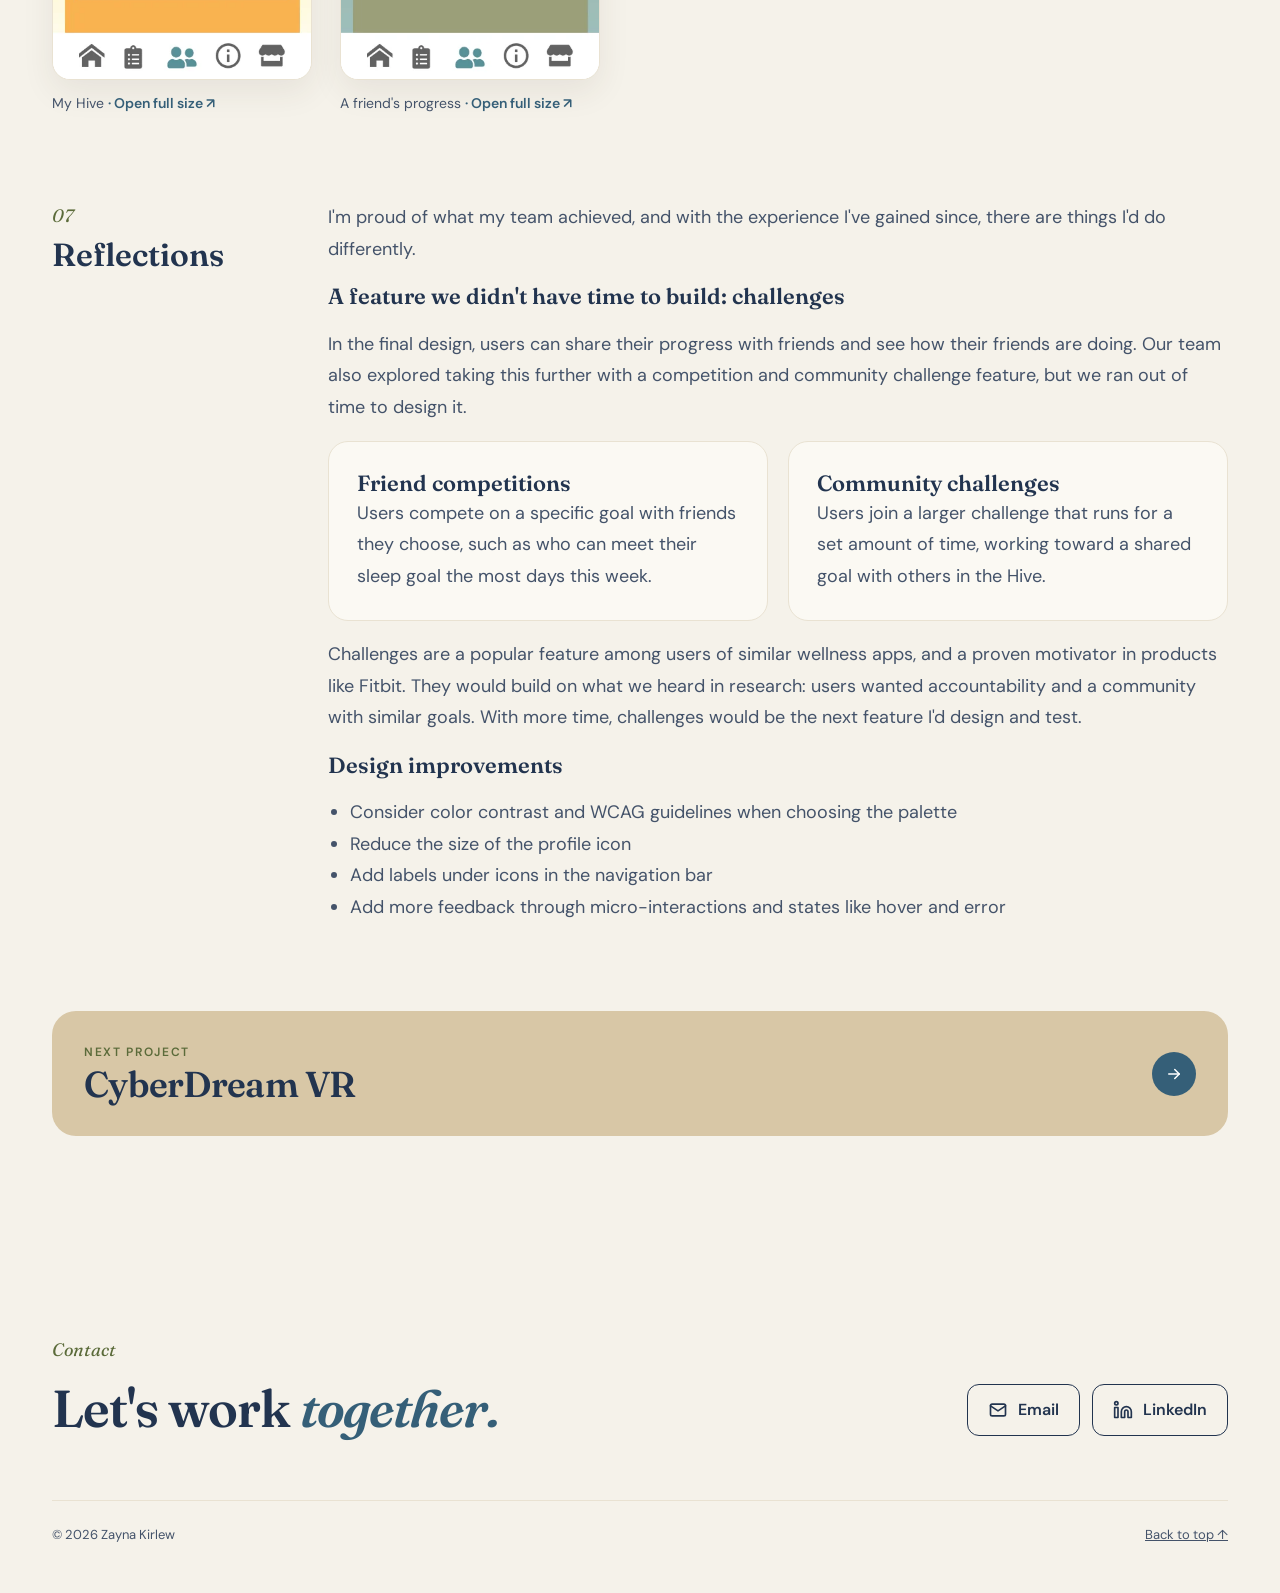
<file: bee-well.html>
<!doctype html>
<html lang="en">
<head>
<meta charset="utf-8">
<meta name="viewport" content="width=device-width, initial-scale=1">
<title>Bee Well · Zayna Kirlew</title>
<meta name="description" content="Bee Well: a gamified health management app that helps young adults build healthy habits and manage their goals.">
<meta property="og:image" content="../assets/img/covers/beewell.webp">
<link rel="icon" href="../assets/img/favicon.svg" type="image/svg+xml">
<link rel="preconnect" href="https://fonts.googleapis.com">
<link rel="preconnect" href="https://fonts.gstatic.com" crossorigin>
<link href="https://fonts.googleapis.com/css2?family=Fraunces:ital,opsz,wght@0,9..144,500;0,9..144,600;1,9..144,500;1,9..144,600&family=DM+Sans:wght@400;500;600;700&display=swap" rel="stylesheet">
<link rel="stylesheet" href="../assets/css/style.css?v=20261021j">
</head>
<body>
<a class="skip" href="#main">Skip to content</a>

<header class="site-header">
  <div class="wrap">
    <a class="brand" href="../index.html" aria-label="Zayna Kirlew, home">
      <span class="brand-mark" aria-hidden="true">Z.</span>
      <span class="brand-text">
        <span class="brand-name">Zayna Kirlew</span>
        <span class="brand-role">Product Designer</span>
      </span>
    </a>
    <nav class="nav" aria-label="Main">
      <a href="../index.html#work" aria-current="page">Work</a>
      <a href="../about.html">About</a>
    </nav>
  </div>
</header>

<main id="main">
  <section class="cs-hero" aria-labelledby="cs-title">
    <svg class="sparkle" aria-hidden="true" width="26" height="26" viewBox="0 0 24 24" style="right:6%;top:48px"><path d="M12 1C12.8 8 16 11.2 23 12C16 12.8 12.8 16 12 23C11.2 16 8 12.8 1 12C8 11.2 11.2 8 12 1Z" fill="#355F78"/></svg>
    <div class="wrap">
      <a class="back" href="../index.html#work">
        <svg aria-hidden="true" width="18" height="18" viewBox="0 0 24 24" fill="none" stroke="currentColor" stroke-width="2" stroke-linecap="round" stroke-linejoin="round"><path d="M19 12H5"/><path d="M11 18l-6-6 6-6"/></svg>
        All work
      </a>
      <span class="label">Case study 04 · Health app · UX research · 2022</span>
      <h1 id="cs-title">Bee Well: gamifying goals to improve <span class="accent">wellness</span></h1>
      <p class="lead">A working prototype of a health management app that helps young adults build healthy habits and manage their goals, designed with my team at the University of Florida.</p>
      <dl class="facts">
        <div class="fact"><dt>Role</dt><dd>Lead Designer · research &amp; design</dd></div>
        <div class="fact"><dt>Timeline</dt><dd>January – April 2022</dd></div>
        <div class="fact"><dt>Tools</dt><dd>Figma, Miro, Adobe Photoshop</dd></div>
        <div class="fact"><dt>Team</dt><dd>Maclay Ramsey &amp; Kenzie Reneemann (UI), Joseph Addison (Visual), Eric Linger (UX Research)</dd></div>
      </dl>
      <figure class="cs-cover"><img src="../assets/img/covers/beewell.webp" alt="Bee Well app screens: login with bee mascot, My Hive friends list, level progress and the accessory store" width="1920" height="1080"></figure>
    </div>
  </section>

  <div class="wrap cs-body">

    <section class="cs-section" aria-labelledby="s-overview">
      <header><span class="num">01</span><h2 id="s-overview">Overview</h2></header>
      <div class="content">
        <p>An Analysis of College Students' Nutrition Practices conducted in 2022 showed that most students struggle to develop healthy habits due to lack of time and availability. Studies suggest these habits persist into adulthood, increasing the risk of conditions such as diabetes, high blood pressure and heart disease.</p>
        <p class="sub">How can we motivate students to overcome barriers like a busy lifestyle and poor dietary information to build and maintain sustainable, healthy habits?</p>
      </div>
    </section>

    <section class="cs-section" aria-labelledby="s-pain">
      <header><span class="num">02</span><h2 id="s-pain">Pain points</h2></header>
      <div class="content">
        <p>Through a literature review and user interviews, we identified why young adults struggle to accomplish their goals.</p>
        <div class="points">
          <div class="point"><span class="n">01</span><div><h3>Poor time management</h3><p>78% of students say they struggle with time management throughout college.</p></div></div>
          <div class="point"><span class="n">02</span><div><h3>Lack of motivation</h3><p>"It's hard to prioritize my health goals when I'm frequently exhausted by my schedule."</p></div></div>
          <div class="point"><span class="n">03</span><div><h3>Difficulty maintaining a routine</h3><p>"My current health goal is trying to put myself on my own set schedule and give myself a sense of direction."</p></div></div>
        </div>
        <div class="callout">
          <span class="label">Solution</span>
          <p>A mobile platform that uses gamification to encourage young adults to set realistic goals, build a community of like-minded people, and learn about healthy practices.</p>
        </div>
      </div>
    </section>

    <section class="cs-section" aria-labelledby="s-research">
      <header><span class="num">03</span><h2 id="s-research">User research</h2></header>
      <div class="content">
        <p>We conducted five interviews with health-conscious people who value nutrition and want to improve their wellness but struggle to maintain healthy habits. Our goals were to:</p>
        <ul>
          <li>Understand users' current struggles and interests regarding their health</li>
          <li>Learn about their daily lives and how our product could address their problems</li>
          <li>Analyze why users had met, or failed to meet, their goals in the past</li>
        </ul>
        <p>We synthesized the findings into personas outlining pain points, goals and what had worked for them before.</p>
        <div class="cards">
          <div class="card persona"><span class="avatar" aria-hidden="true">K</span><h3>Kevin</h3><p>A sophomore who often procrastinates, putting off tedious tasks to focus on hobbies. He wants a fun way to motivate himself.</p>
            <dl><dt>Pain point</dt><dd>Puts off "boring" tasks; life lacks structure</dd><dt>Goal</dt><dd>A routine he can enjoy and keep long-term</dd></dl></div>
          <div class="card persona"><span class="avatar" aria-hidden="true" style="background:var(--peach)">J</span><h3>Jane</h3><p>Very involved in clubs and works part-time. She often overbooks herself and wants a way to manage her schedule and reduce stress.</p>
            <dl><dt>Pain point</dt><dd>Overwhelmed by her schedule</dd><dt>Goal</dt><dd>Reduce stress</dd></dl></div>
          <div class="card persona"><span class="avatar" aria-hidden="true" style="background:var(--sage-light)">S</span><h3>Sam</h3><p>Recently started a new job and found a routine that balances work and social life, but wants to add goals like exercising.</p>
            <dl><dt>Pain point</dt><dd>Worried her routine can't adapt to new goals</dd><dt>Goal</dt><dd>Accountability across multiple tasks</dd></dl></div>
        </div>
        <p class="note">What helped them before: the sense of accomplishment from crossing off tasks, calendar apps, and project management apps with clean, easy UI.</p>
      </div>
    </section>

    <section class="cs-section" aria-labelledby="s-strategy">
      <header><span class="num">04</span><h2 id="s-strategy">Our strategy</h2></header>
      <div class="content">
        <p>We used Miro to run the Disney Creative Thinking exercise, brainstorming the problems people face when trying to improve their health, why they fail, and possible solutions. We then organized these into an affinity diagram to find common themes.</p>
        <h3>Design features</h3>
        <div class="points">
          <div class="point"><span class="n">01</span><div><h3>Welcome survey</h3><p>During onboarding, users outline their goals and challenges, and Bee Well personalizes the experience, for example by suggesting relevant articles.</p></div></div>
          <div class="point"><span class="n">02</span><div><h3>Suggested articles</h3><p>Articles based on users' interests, such as nutrition, exercise or tips to reduce stress.</p></div></div>
          <div class="point"><span class="n">03</span><div><h3>Honeycombs</h3><p>An in-app currency earned by completing goals, reading articles or competing with friends, and spent in the Store on accessories for your bee.</p></div></div>
          <div class="point"><span class="n">04</span><div><h3>Goal tracking</h3><p>Daily or long-term goals with customizable reminders.</p></div></div>
          <div class="point"><span class="n">05</span><div><h3>Hive</h3><p>A community of people with similar goals who share progress and join friendly competitions.</p></div></div>
        </div>
        <p>We then mapped a user flow in Miro to analyze how people would move through the product, considering multiple scenarios and the pages needed to avoid "dead ends" where users' needs went unmet.</p>
      </div>
    </section>
    <figure class="cs-wide"><a href="../assets/img/beewell/brainstorm.webp" target="_blank" rel="noopener"><img src="../assets/img/beewell/brainstorm.webp" alt="Miro board from the Disney Creative Thinking exercise, with sticky notes grouped into problems (such as forgetting insulin or lacking healthy habits), reasons (such as limited time, cost and motivation) and solutions (such as reminders, goal setting, cheap recipes and incentives that make health fun)." width="1430" height="699" loading="lazy"></a><figcaption>Disney Creative Thinking exercise · problems, reasons and solutions <span class="zoom">· Open full size ↗</span></figcaption></figure>
    <figure class="cs-wide"><a href="../assets/img/beewell/affinity.webp" target="_blank" rel="noopener"><img src="../assets/img/beewell/affinity.webp" alt="Affinity diagram grouping the sticky notes into themes: memory, education, resource management, finances and health conditions, with ideas like points for completing tasks and a mascot that grows as your health score increases." width="1287" height="776" loading="lazy"></a><figcaption>Affinity diagram · memory, education, resource management, finances and health conditions <span class="zoom">· Open full size ↗</span></figcaption></figure>

    <section class="cs-section" aria-labelledby="s-design">
      <header><span class="num">05</span><h2 id="s-design">Design &amp; feedback</h2></header>
      <div class="content">
        <p>Our mid-fidelity prototype focused on interaction and basic structure, highlighting the bee theme with honeycomb motifs throughout.</p>
        <blockquote class="quote"><p>What is the purpose of the honeycombs? Why should the user care about earning them?</p><cite>Feedback</cite></blockquote>
        <p>We had added the points system to encourage users to complete tasks, but hadn't considered how honeycombs actually benefit them. To give them a reason to care, we added an in-app Store where users could customize their bee by buying accessories.</p>
      </div>
    </section>
    <div class="cs-stack">
      <div class="cs-stack-head"><h3>Mid-fidelity prototype</h3><p>Grayscale screens for onboarding, the welcome survey, articles, goals and the bee's inventory let us test structure and flow before adding color.</p></div>
      <figure class="cs-wide"><a href="../assets/img/beewell/mid-launch.webp" target="_blank" rel="noopener"><img src="../assets/img/beewell/mid-launch.webp" alt="Mid-fidelity app launch, login and sign-up screens with the bee mascot and a honeycomb pattern." width="1178" height="604" loading="lazy"></a><figcaption>Launch, login and sign up <span class="zoom">· Open full size ↗</span></figcaption></figure>
      <figure class="cs-wide"><a href="../assets/img/beewell/mid-survey.webp" target="_blank" rel="noopener"><img src="../assets/img/beewell/mid-survey.webp" alt="Mid-fidelity welcome survey, four screens asking what users want to do, what has kept them from their goals, why they downloaded the app and how often they want reminders." width="1178" height="604" loading="lazy"></a><figcaption>Welcome survey <span class="zoom">· Open full size ↗</span></figcaption></figure>
      <figure class="cs-wide"><a href="../assets/img/beewell/mid-goals.webp" target="_blank" rel="noopener"><img src="../assets/img/beewell/mid-goals.webp" alt="Mid-fidelity goal pages showing daily goals with progress bars, long-term goals, and a new goal form with frequency, repeat days, time of day and reminders." width="1178" height="604" loading="lazy"></a><figcaption>Goal tracking <span class="zoom">· Open full size ↗</span></figcaption></figure>
      <figure class="cs-wide"><a href="../assets/img/beewell/mid-info.webp" target="_blank" rel="noopener"><img src="../assets/img/beewell/mid-info.webp" alt="Mid-fidelity information page with articles, a congratulations pop-up awarding 5 honeycombs for reading an article, and the settings page." width="1178" height="604" loading="lazy"></a><figcaption>Articles, honeycomb reward and settings <span class="zoom">· Open full size ↗</span></figcaption></figure>
      <div class="cs-split wide-media">
        <figure class="cs-wide"><a href="../assets/img/beewell/mid-store.webp" target="_blank" rel="noopener"><img src="../assets/img/beewell/mid-store.webp" alt="Mid-fidelity inventory and store screens where users spend honeycombs on accessories such as hats, sunglasses and gems for their bee." width="677" height="604" loading="lazy"></a><figcaption>Inventory and store, added after feedback <span class="zoom">· Open full size ↗</span></figcaption></figure>
        <div class="cs-split-text">
          <span class="label">Iteration</span>
          <h3>Giving honeycombs a purpose</h3>
          <p>Feedback questioned why users should care about earning honeycombs. The Store and inventory let users spend them dressing up their bee, turning points into a reward.</p>
        </div>
      </div>
    </div>

    <section class="cs-section" aria-labelledby="s-final">
      <header><span class="num">06</span><h2 id="s-final">Final design</h2></header>
      <div class="content">
        <p class="sub">Every feature traces back to what we heard.</p>
        <p>The high-fidelity design brings in a teal, honey and orange palette with honeycomb motifs, and an illustrated bee whose mood reflects each user's progress.</p>
      </div>
    </section>
    <div class="cs-stack">
      <div class="cs-stack-head"><span class="label">Welcome survey</span><h3>Personalized from the first screen</h3><p><strong>Feedback:</strong> Respondents had a range of pain points (stress, time management, physical health) and wanted personalized goal tracking.</p><p><strong>Solution:</strong> An onboarding survey focused on each user's goals and challenges, generating tips and articles tailored to them.</p></div>
      <figure class="cs-wide"><a href="../assets/img/beewell/survey.webp" target="_blank" rel="noopener"><img src="../assets/img/beewell/survey.webp" alt="Final welcome survey, four teal screens over a honeycomb pattern asking what users want to do, what has kept them from their goals, why they downloaded the app and how often they would like to bee notified." width="1920" height="1080" loading="lazy"></a><figcaption>Welcome survey <span class="zoom">· Open full size ↗</span></figcaption></figure>
    </div>
    <div class="cs-split wide-media">
      <figure class="cs-wide"><a href="../assets/img/beewell/articles.webp" target="_blank" rel="noopener"><img src="../assets/img/beewell/articles.webp" alt="Final article screens: an Explore feed with Health, Nutrition and Exercise tabs and a search bar, and an opened article that can be starred." width="677" height="604" loading="lazy"></a><figcaption>Suggested articles <span class="zoom">· Open full size ↗</span></figcaption></figure>
      <div class="cs-split-text">
        <span class="label">Suggested articles</span>
        <h3>Learning how to succeed</h3>
        <p><strong>Feedback:</strong> Users knew what hadn't worked before, but some didn't know how to succeed, struggling to start and stay consistent.</p>
        <p><strong>Solution:</strong> Articles and tips that educate users on their interests and the best ways to reach their goals.</p>
      </div>
    </div>
    <div class="cs-stack">
      <div class="cs-stack-head"><span class="label">Honeycombs</span><h3>Motivation you can see</h3><p><strong>Feedback:</strong> Lack of motivation was a main barrier, especially for long-term goals.</p><p><strong>Solution:</strong> Gamification through a points system, earned for meeting goals and for activities like reading articles. The home screen shows the bee leveling up alongside goals met today and this month.</p></div>
      <div class="cs-phones">
        <figure class="cs-wide"><a href="../assets/img/beewell/congrats.webp" target="_blank" rel="noopener"><img src="../assets/img/beewell/congrats.webp" alt="Pop-up congratulating the user for earning 5 honeycombs for reading an article." width="390" height="849" loading="lazy"></a><figcaption>Earning honeycombs <span class="zoom">· Open full size ↗</span></figcaption></figure>
        <figure class="cs-wide"><a href="../assets/img/beewell/home.webp" target="_blank" rel="noopener"><img src="../assets/img/beewell/home.webp" alt="Home screen showing the user at level 2 with happiness and stamina bars, a skateboarding bee, 75% of goals met today, goals met this month and weekly progress." width="390" height="844" loading="lazy"></a><figcaption>Home · level and progress <span class="zoom">· Open full size ↗</span></figcaption></figure>
      </div>
    </div>
    <div class="cs-stack">
      <div class="cs-stack-head"><span class="label">Goal tracking</span><h3>Routines that bend, not break</h3><p><strong>Feedback:</strong> College students needed a routine adaptable enough to keep for at least a semester.</p><p><strong>Solution:</strong> Habits form through repetition, so users set realistic goals, customizing when and how often they act and when they get reminders.</p></div>
      <div class="cs-phones">
        <figure class="cs-wide"><a href="../assets/img/beewell/goals.webp" target="_blank" rel="noopener"><img src="../assets/img/beewell/goals.webp" alt="Daily goals list with progress bars for Study and Yoga and checkable goals like Eat a Healthy Dinner and Go to bed at 11pm." width="390" height="844" loading="lazy"></a><figcaption>Daily goals <span class="zoom">· Open full size ↗</span></figcaption></figure>
        <figure class="cs-wide"><a href="../assets/img/beewell/new-goal.webp" target="_blank" rel="noopener"><img src="../assets/img/beewell/new-goal.webp" alt="Create New Goal form for Go For a Walk: once daily, Monday to Friday, in the evening, with a 7:00 PM reminder." width="390" height="844" loading="lazy"></a><figcaption>Creating a goal <span class="zoom">· Open full size ↗</span></figcaption></figure>
        <figure class="cs-wide"><a href="../assets/img/beewell/share-goals.webp" target="_blank" rel="noopener"><img src="../assets/img/beewell/share-goals.webp" alt="Pop-up asking which goals to share, with Yoga and Study selected." width="390" height="844" loading="lazy"></a><figcaption>Sharing goals <span class="zoom">· Open full size ↗</span></figcaption></figure>
      </div>
    </div>
    <div class="cs-stack">
      <div class="cs-stack-head"><span class="label">Hive</span><h3>Accountability with friends</h3><p><strong>Feedback:</strong> Users needed accountability and wanted a community with similar goals.</p><p><strong>Solution:</strong> Add friends, share goals and see each other's progress, so no one works toward their goals alone.</p></div>
      <div class="cs-phones">
        <figure class="cs-wide"><a href="../assets/img/beewell/hive.webp" target="_blank" rel="noopener"><img src="../assets/img/beewell/hive.webp" alt="My Hive screen listing friends with their levels and View Friend buttons, plus an Add Friend button." width="390" height="844" loading="lazy"></a><figcaption>My Hive <span class="zoom">· Open full size ↗</span></figcaption></figure>
        <figure class="cs-wide"><a href="../assets/img/beewell/friend.webp" target="_blank" rel="noopener"><img src="../assets/img/beewell/friend.webp" alt="A friend's profile at level 5 with a bee in love with his progress, 5 of 8 goals met today and a 5-day streak." width="390" height="844" loading="lazy"></a><figcaption>A friend's progress <span class="zoom">· Open full size ↗</span></figcaption></figure>
      </div>
    </div>

    <section class="cs-section" aria-labelledby="s-reflection">
      <header><span class="num">07</span><h2 id="s-reflection">Reflections</h2></header>
      <div class="content">
        <p>I'm proud of what my team achieved, and with the experience I've gained since, there are things I'd do differently.</p>
        <h3>A feature we didn't have time to build: challenges</h3>
        <p>In the final design, users can share their progress with friends and see how their friends are doing. Our team also explored taking this further with a competition and community challenge feature, but we ran out of time to design it.</p>
        <div class="cards">
          <div class="card"><h3>Friend competitions</h3><p>Users compete on a specific goal with friends they choose, such as who can meet their sleep goal the most days this week.</p></div>
          <div class="card"><h3>Community challenges</h3><p>Users join a larger challenge that runs for a set amount of time, working toward a shared goal with others in the Hive.</p></div>
        </div>
        <p>Challenges are a popular feature among users of similar wellness apps, and a proven motivator in products like Fitbit. They would build on what we heard in research: users wanted accountability and a community with similar goals. With more time, challenges would be the next feature I'd design and test.</p>
        <h3>Design improvements</h3>
        <ul>
          <li>Consider color contrast and WCAG guidelines when choosing the palette</li>
          <li>Reduce the size of the profile icon</li>
          <li>Add labels under icons in the navigation bar</li>
          <li>Add more feedback through micro-interactions and states like hover and error</li>
        </ul>
      </div>
    </section>

    <a class="next" href="cyberdream.html">
      <span style="display:flex;flex-direction:column;gap:4px">
        <span class="label">Next project</span>
        <span class="h2">CyberDream VR</span>
      </span>
      <span class="arrow" aria-hidden="true"><svg width="18" height="18" viewBox="0 0 24 24" fill="none" stroke="currentColor" stroke-width="2" stroke-linecap="round" stroke-linejoin="round"><path d="M5 12h14"/><path d="M13 6l6 6-6 6"/></svg></span>
    </a>

  </div>
</main>

<footer id="contact" class="site-footer wrap">
  <div class="footer-top">
    <div style="display:flex;flex-direction:column;gap:16px">
      <span class="num">Contact</span>
      <h2 class="h2">Let's work <span class="accent">together.</span></h2>
    </div>
    <div class="contact">
      <a class="btn btn-outline" href="mailto:zaynakirlew@gmail.com">
        <svg aria-hidden="true" width="20" height="20" viewBox="0 0 24 24" fill="none" stroke="currentColor" stroke-width="2" stroke-linecap="round" stroke-linejoin="round"><rect x="3" y="5" width="18" height="14" rx="2"/><path d="M3 7l9 6 9-6"/></svg>
        Email
      </a>
      <a class="btn btn-outline" href="https://www.linkedin.com/in/zkirlew/" target="_blank" rel="noopener">
        <svg aria-hidden="true" width="20" height="20" viewBox="0 0 24 24" fill="none" stroke="currentColor" stroke-width="2" stroke-linecap="round" stroke-linejoin="round"><path d="M16 8a6 6 0 0 1 6 6v7h-4v-7a2 2 0 0 0-4 0v7h-4v-7a6 6 0 0 1 6-6z"/><rect x="2" y="9" width="4" height="12"/><circle cx="4" cy="4" r="2"/></svg>
        LinkedIn
      </a>
    </div>
  </div>
  <div class="footer-bottom">
    <span>© <span data-year>2026</span> Zayna Kirlew</span>
    <a href="#main">Back to top ↑</a>
  </div>
</footer>

<script src="../assets/js/main.js?v=20261021j"></script>
</body>
</html>
</file>
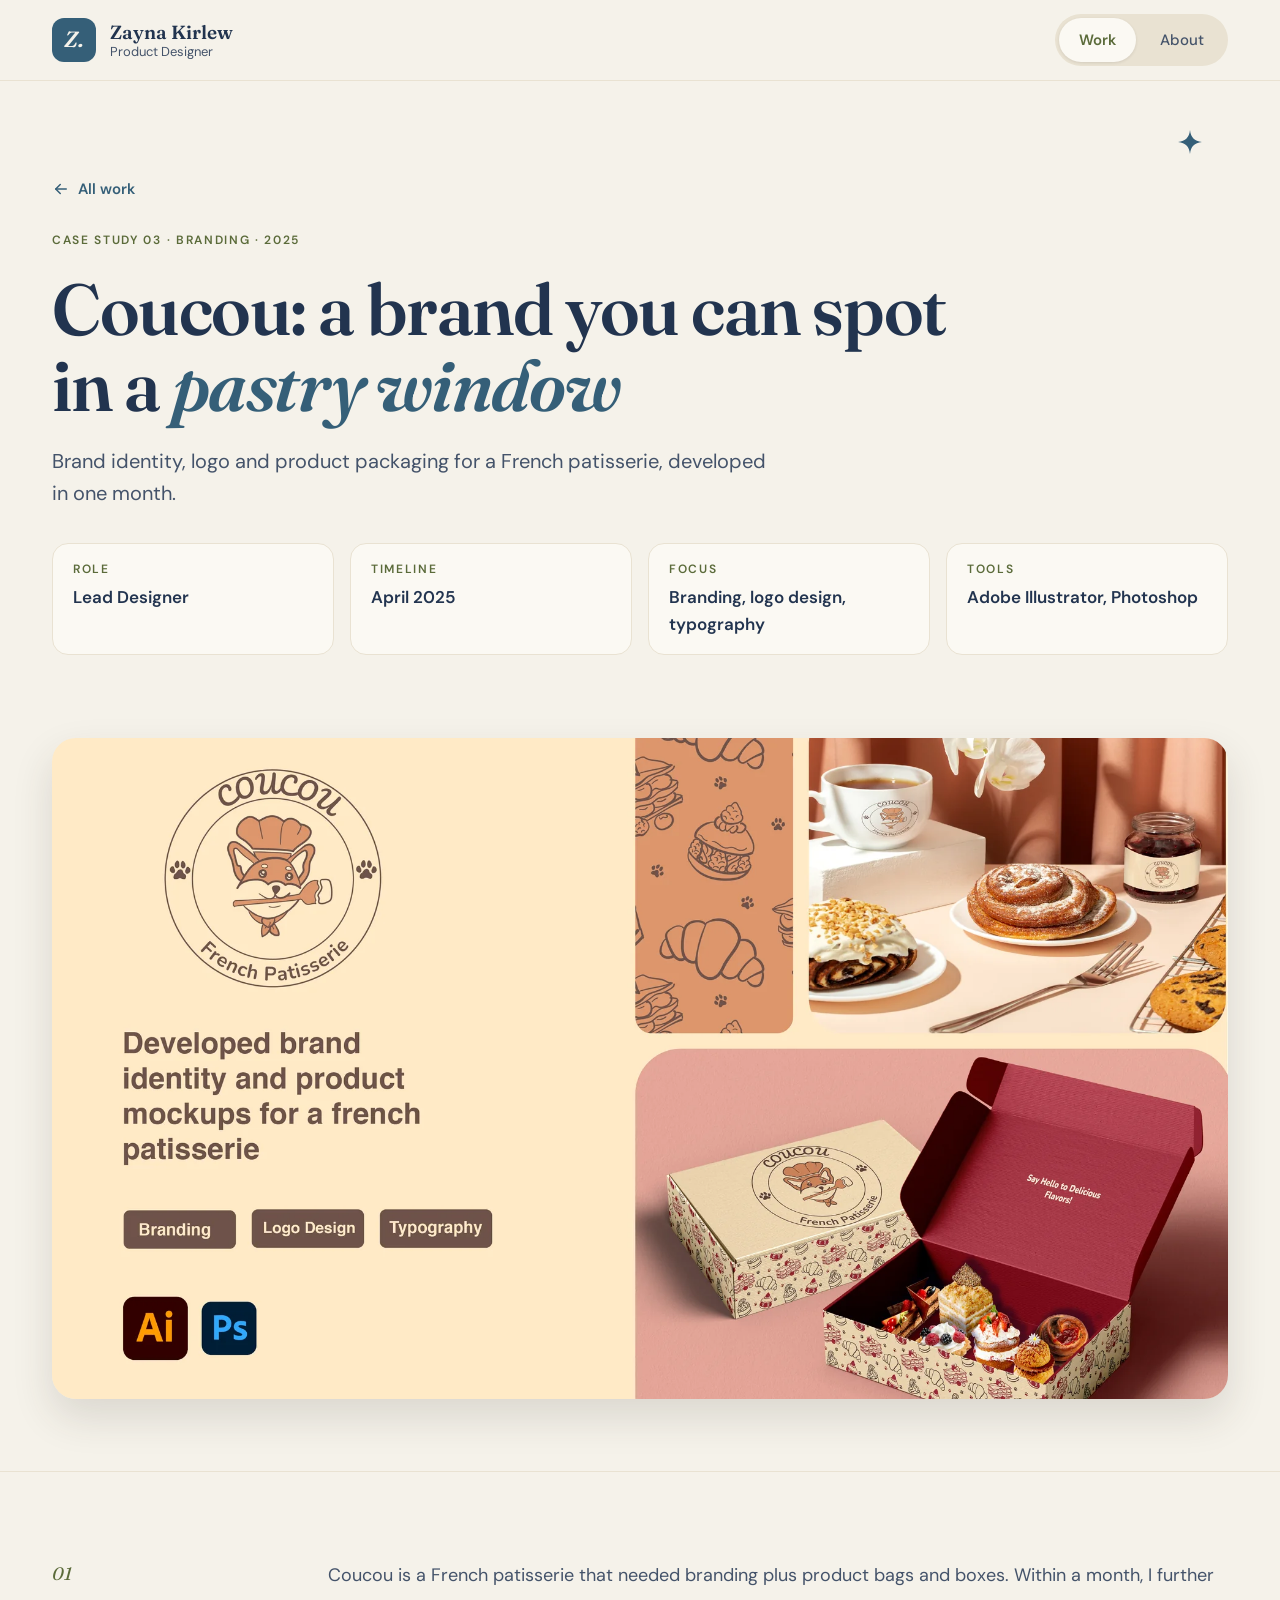
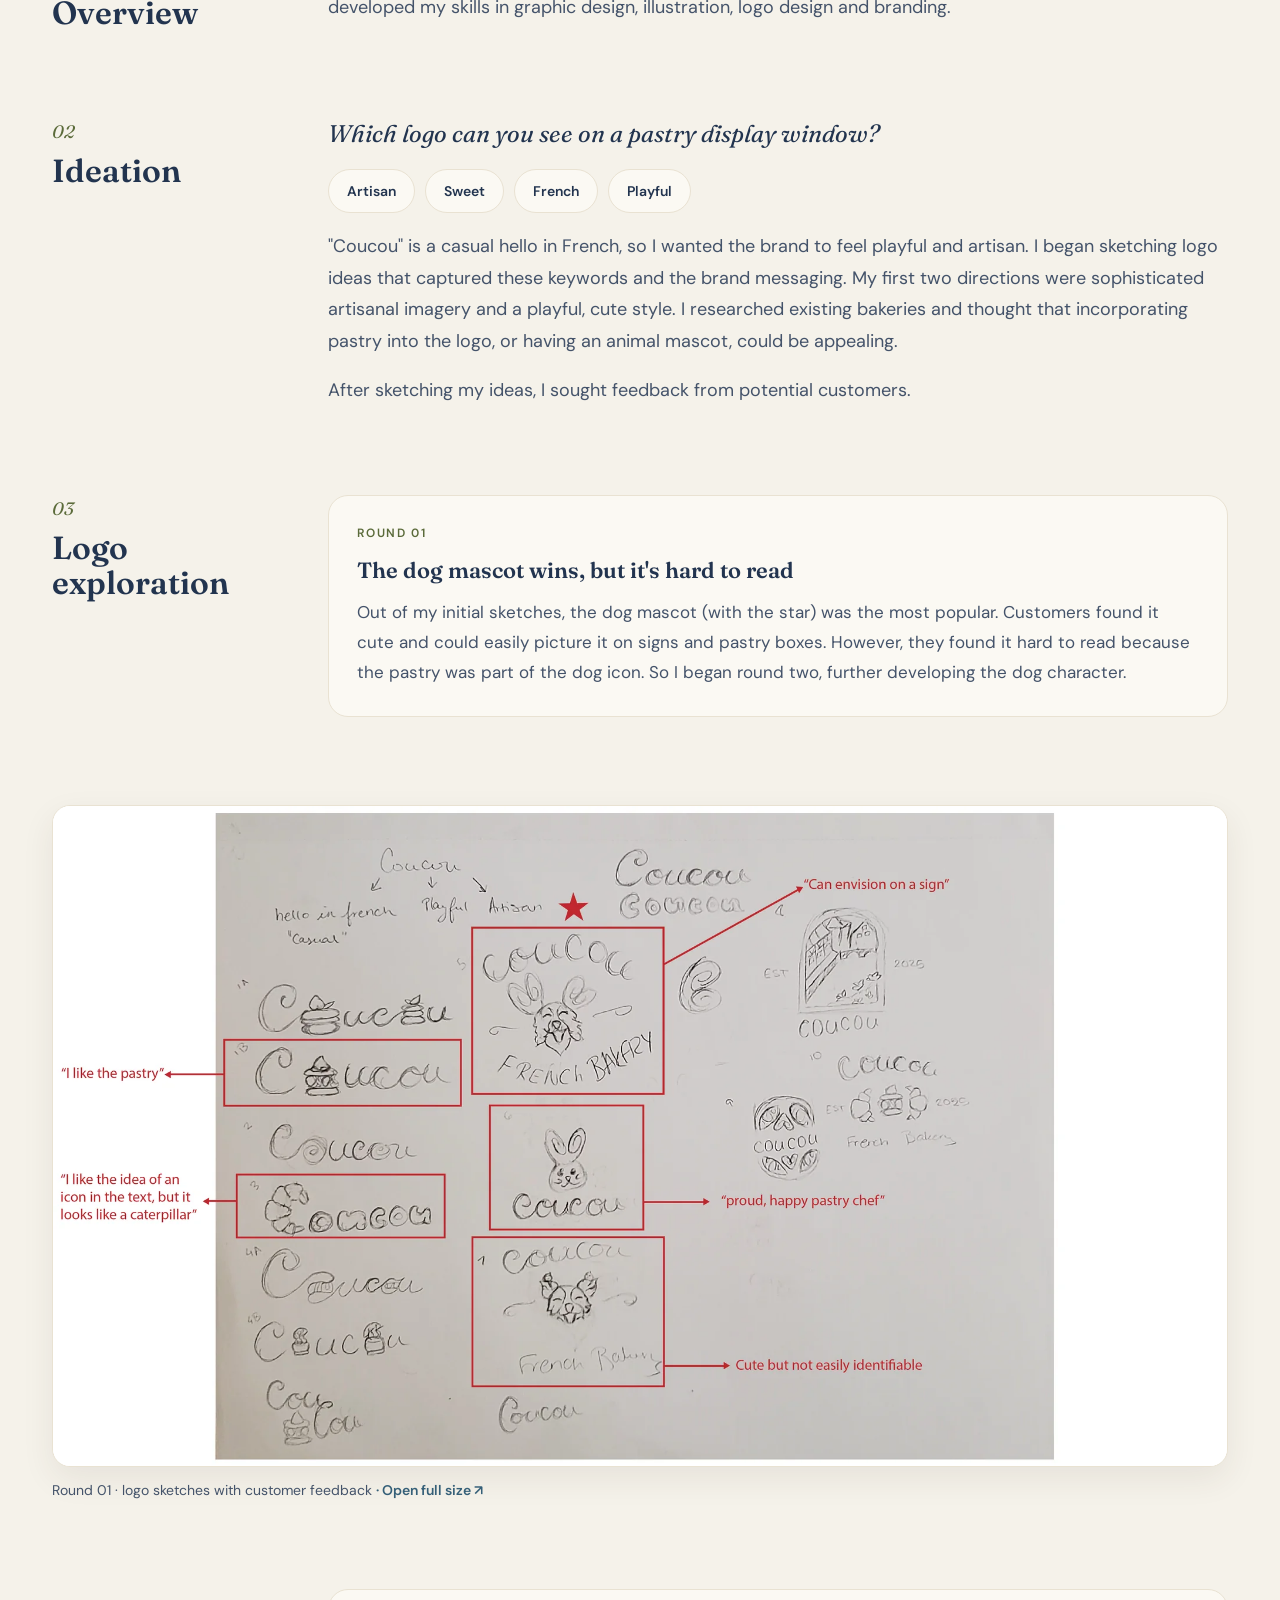
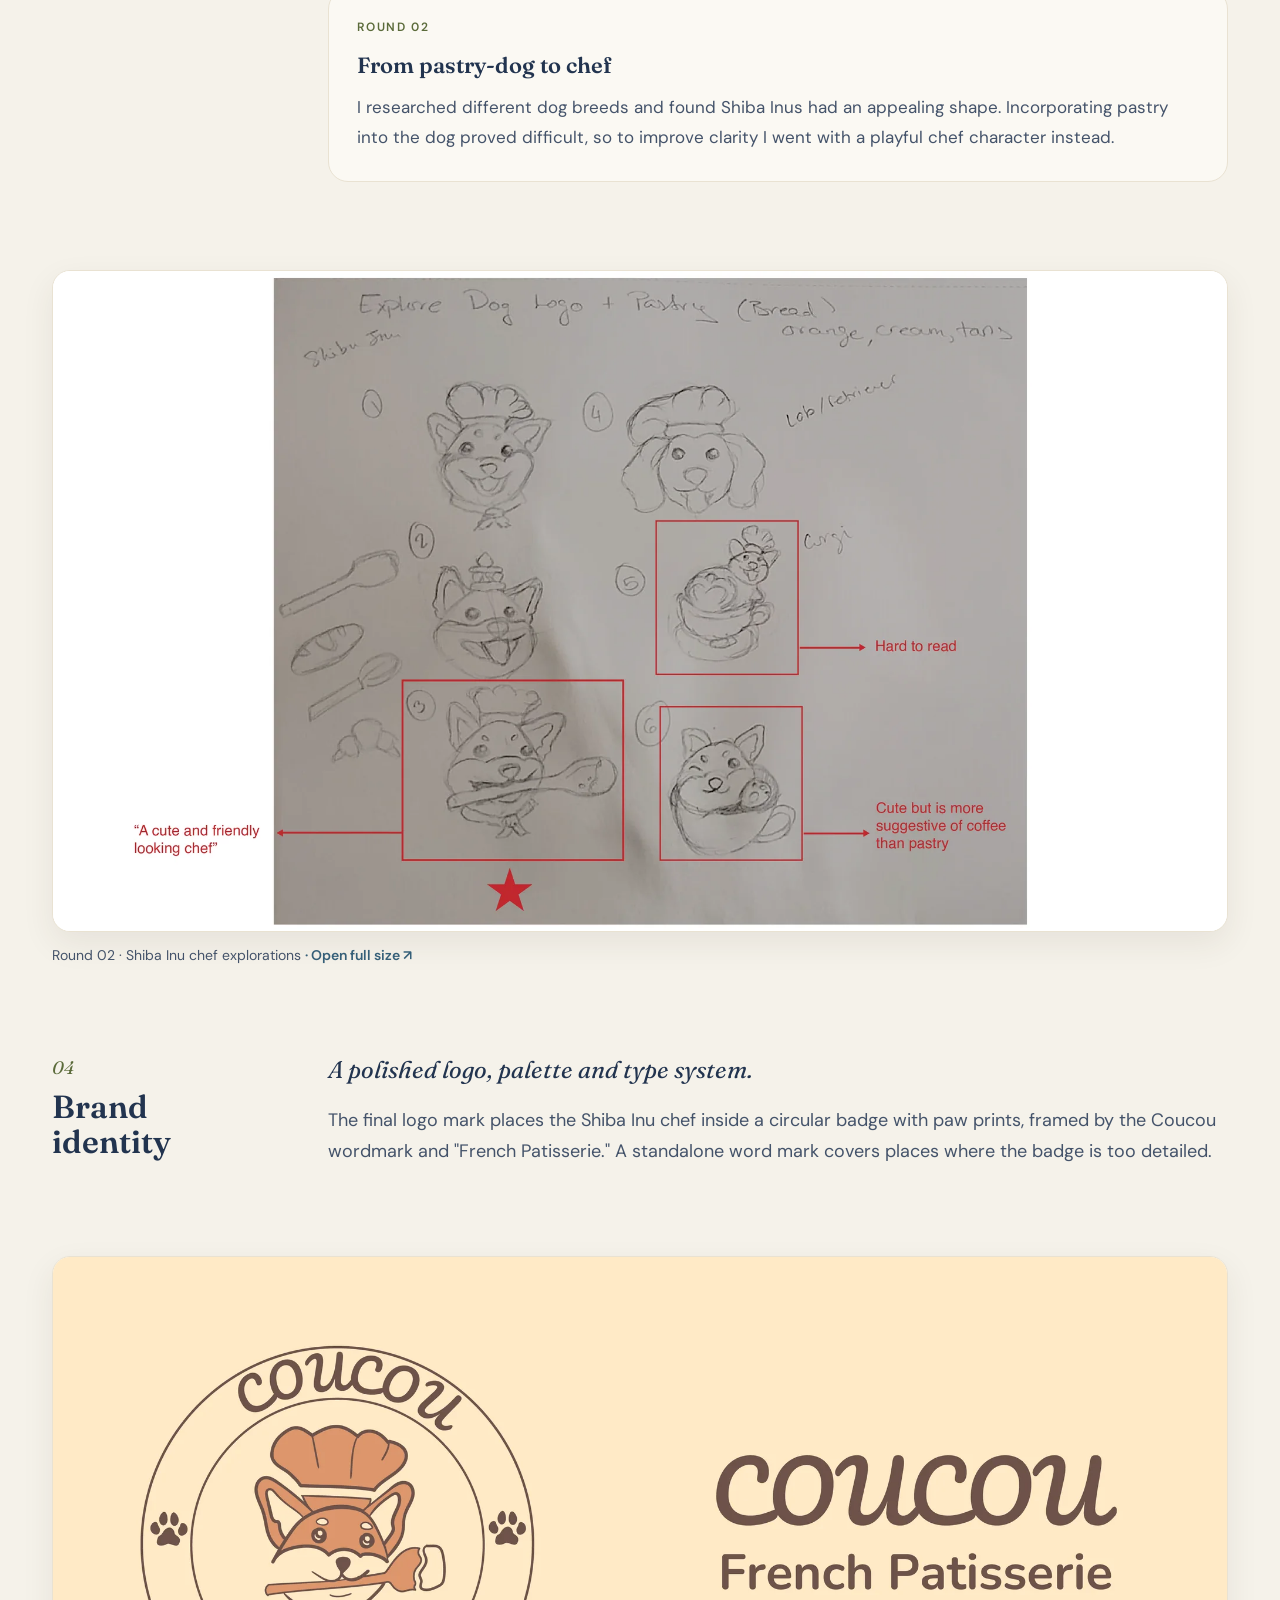
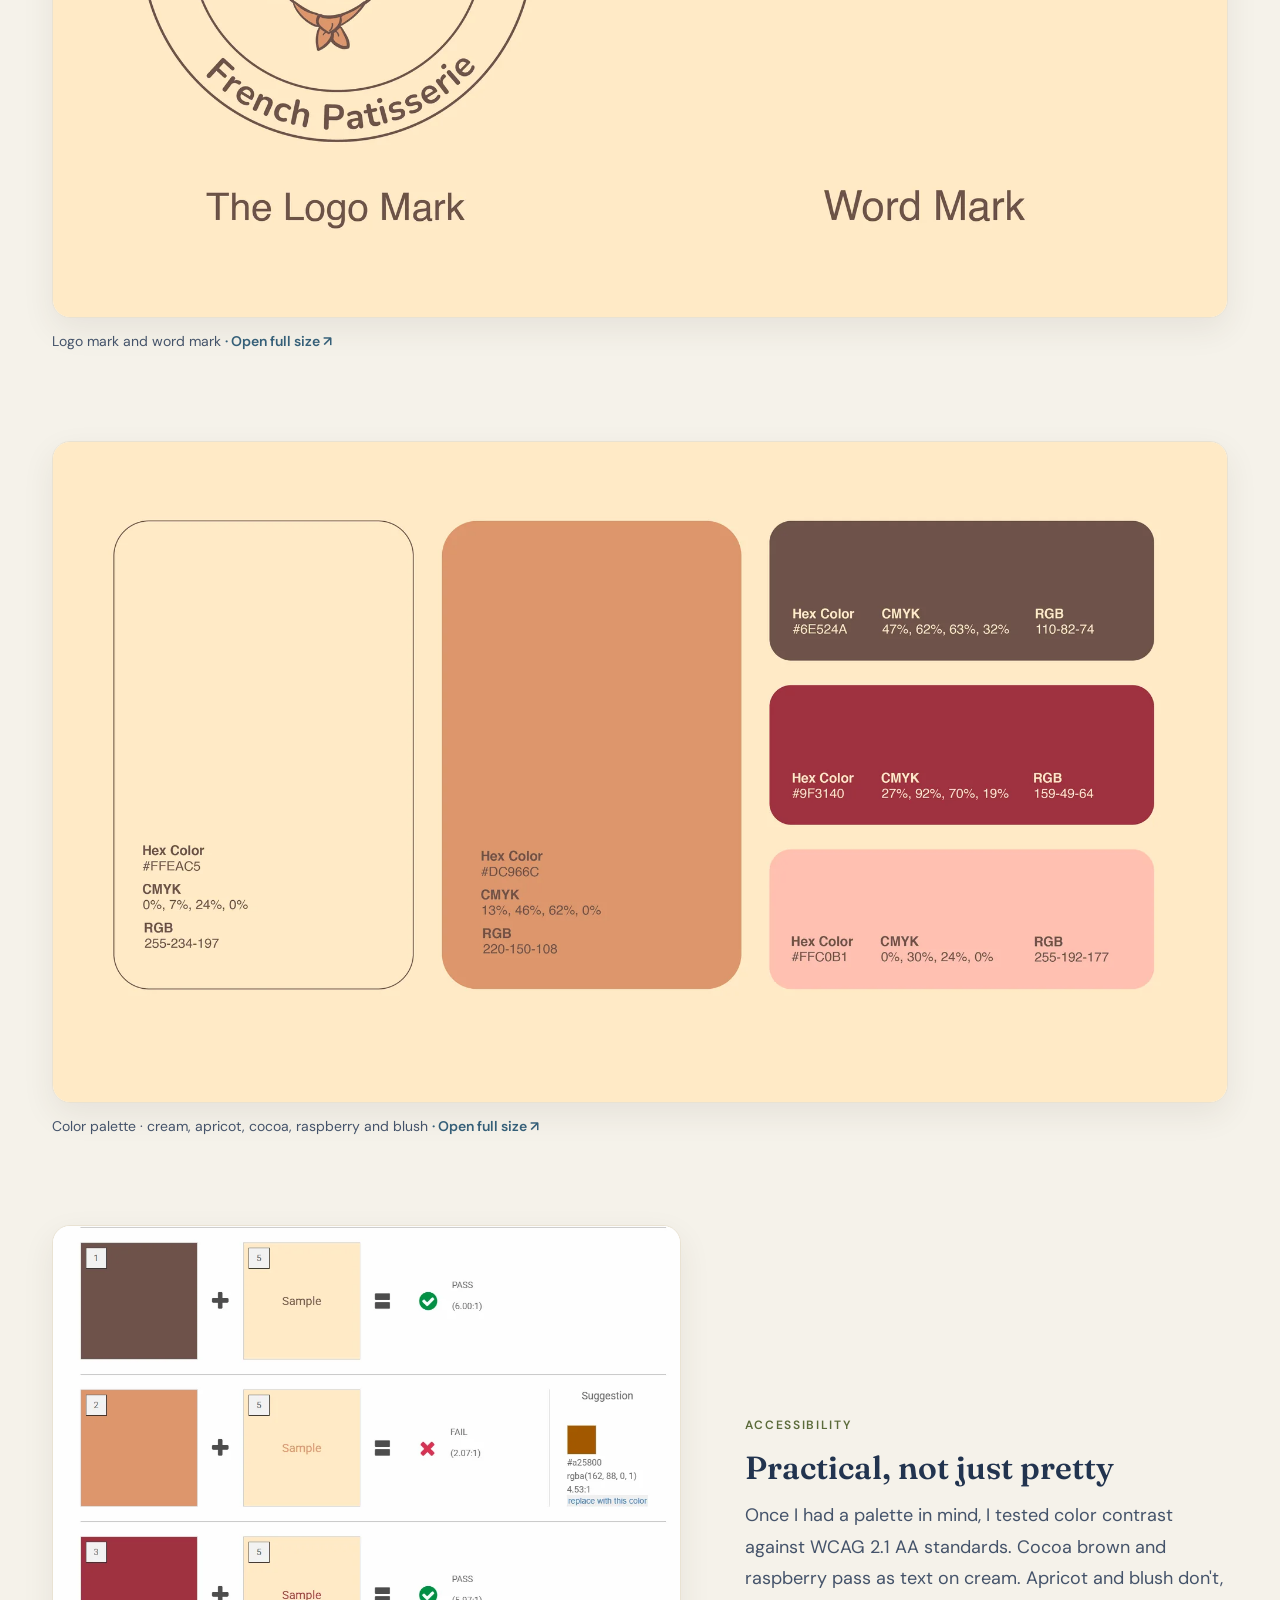
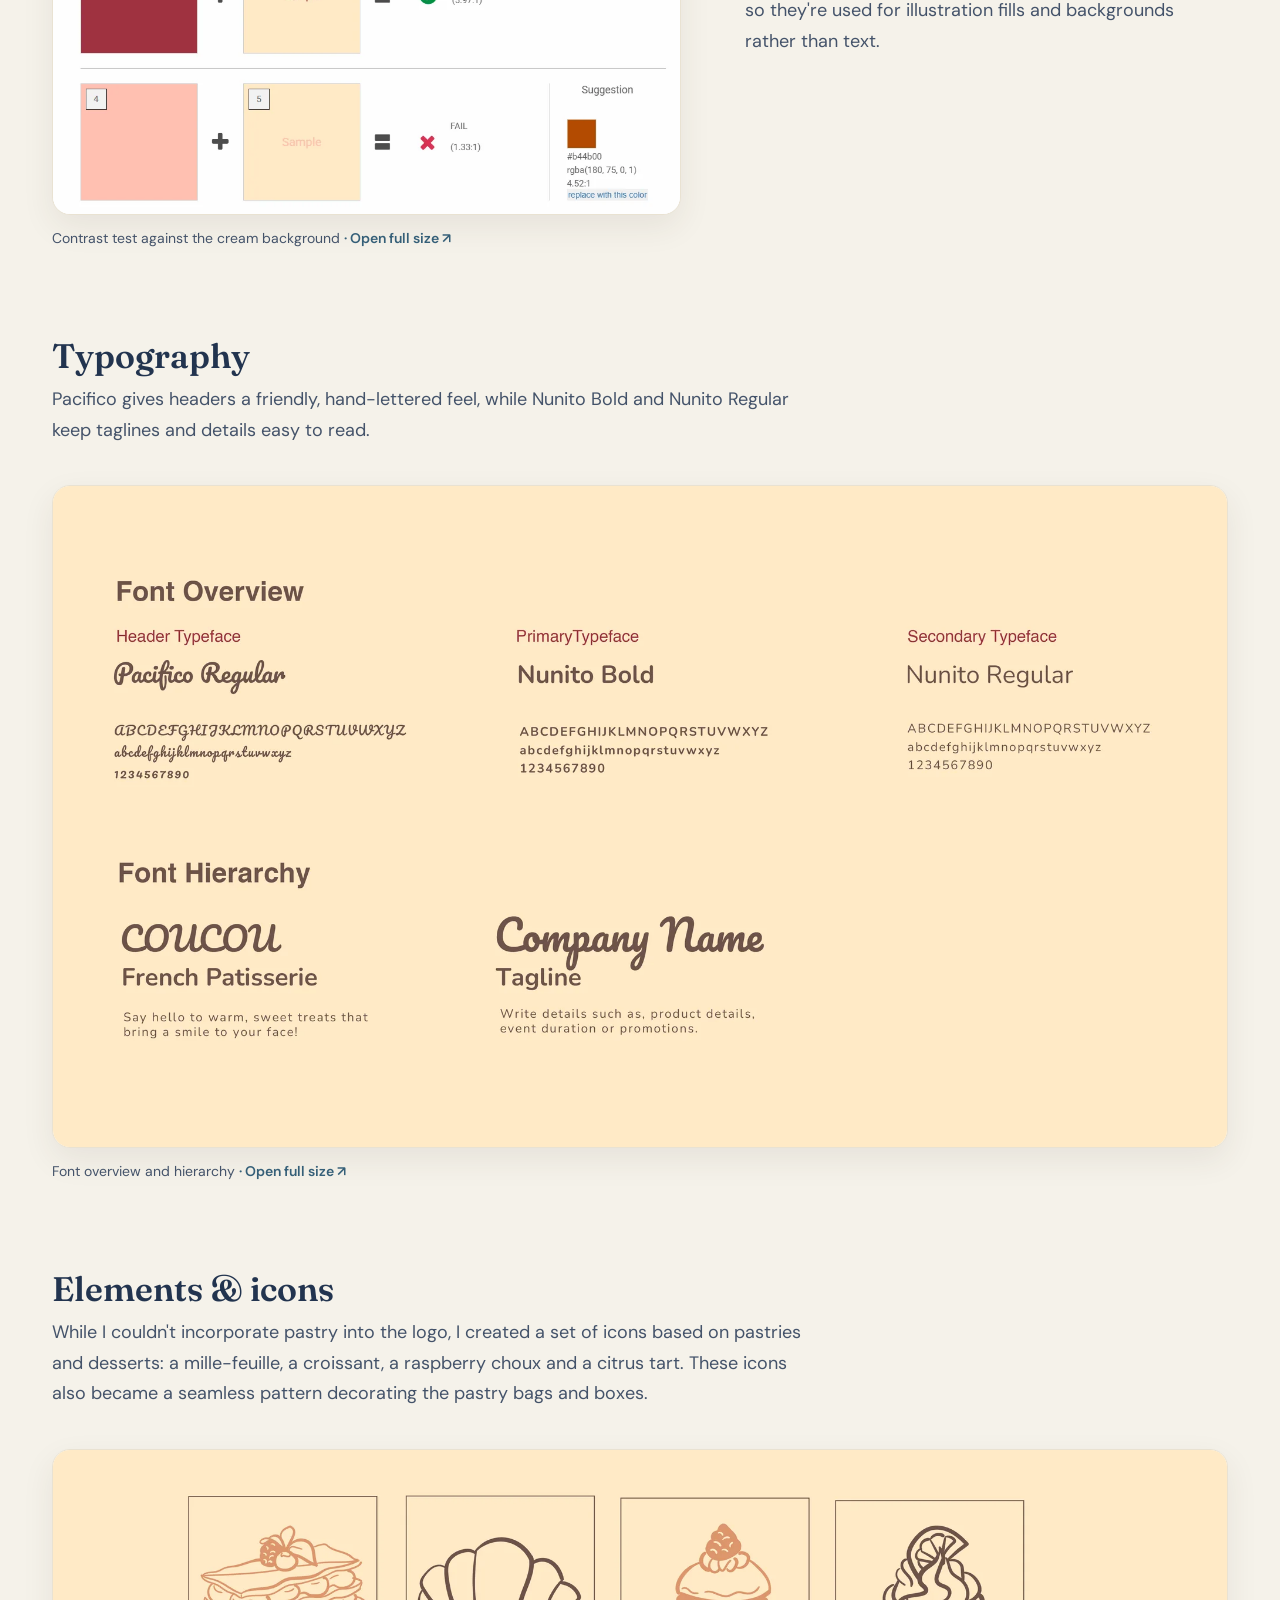
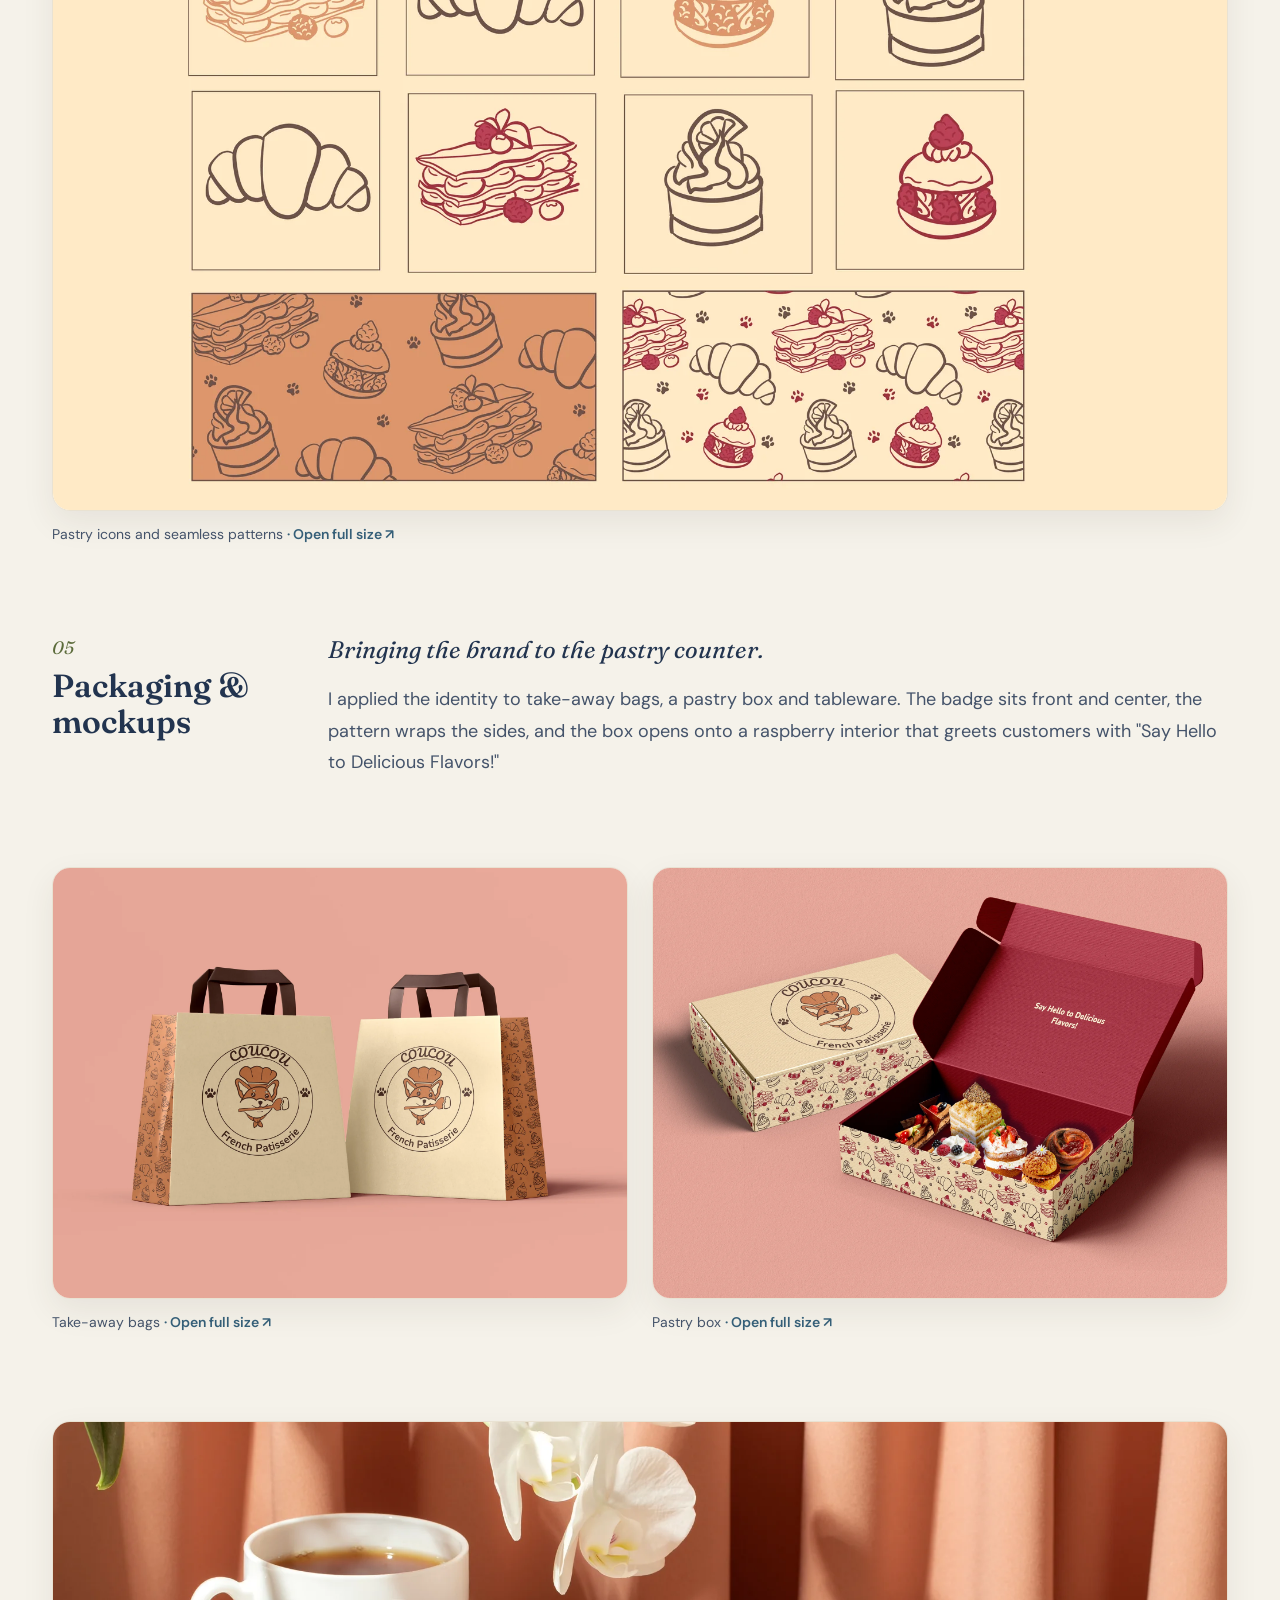
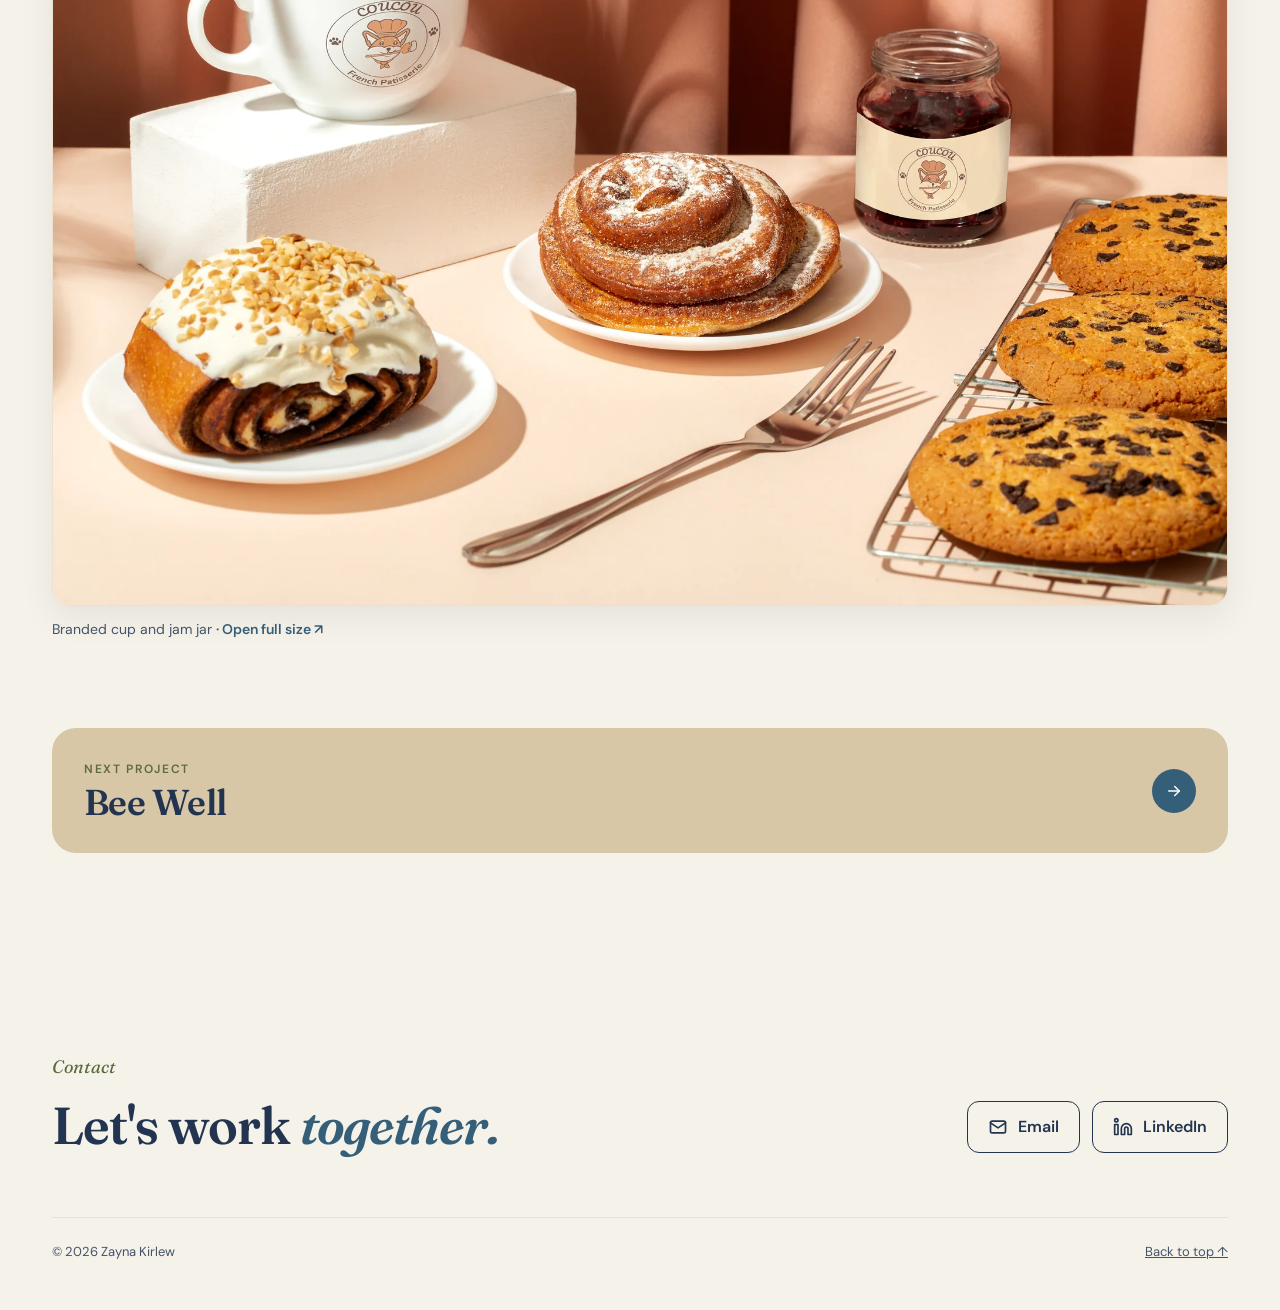
<file: projects/coucou.html>
<!doctype html>
<html lang="en">
<head>
<meta charset="utf-8">
<meta name="viewport" content="width=device-width, initial-scale=1">
<title>Coucou French Patisserie · Zayna Kirlew</title>
<meta name="description" content="Brand identity, logo and packaging design for Coucou, a French patisserie.">
<meta property="og:image" content="../assets/img/covers/coucou.webp">
<link rel="icon" href="../assets/img/favicon.svg" type="image/svg+xml">
<link rel="preconnect" href="https://fonts.googleapis.com">
<link rel="preconnect" href="https://fonts.gstatic.com" crossorigin>
<link href="https://fonts.googleapis.com/css2?family=Fraunces:ital,opsz,wght@0,9..144,500;0,9..144,600;1,9..144,500;1,9..144,600&family=DM+Sans:wght@400;500;600;700&display=swap" rel="stylesheet">
<link rel="stylesheet" href="../assets/css/style.css?v=20261021i">
</head>
<body>
<a class="skip" href="#main">Skip to content</a>

<header class="site-header">
  <div class="wrap">
    <a class="brand" href="../index.html" aria-label="Zayna Kirlew, home">
      <span class="brand-mark" aria-hidden="true">Z.</span>
      <span class="brand-text">
        <span class="brand-name">Zayna Kirlew</span>
        <span class="brand-role">Product Designer</span>
      </span>
    </a>
    <nav class="nav" aria-label="Main">
      <a href="../index.html#work" aria-current="page">Work</a>
      <a href="../about.html">About</a>
    </nav>
  </div>
</header>

<main id="main">
  <section class="cs-hero" aria-labelledby="cs-title">
    <svg class="sparkle" aria-hidden="true" width="26" height="26" viewBox="0 0 24 24" style="right:6%;top:48px"><path d="M12 1C12.8 8 16 11.2 23 12C16 12.8 12.8 16 12 23C11.2 16 8 12.8 1 12C8 11.2 11.2 8 12 1Z" fill="#355F78"/></svg>
    <div class="wrap">
      <a class="back" href="../index.html#work">
        <svg aria-hidden="true" width="18" height="18" viewBox="0 0 24 24" fill="none" stroke="currentColor" stroke-width="2" stroke-linecap="round" stroke-linejoin="round"><path d="M19 12H5"/><path d="M11 18l-6-6 6-6"/></svg>
        All work
      </a>
      <span class="label">Case study 03 · Branding · 2025</span>
      <h1 id="cs-title">Coucou: a brand you can spot in a <span class="accent">pastry window</span></h1>
      <p class="lead">Brand identity, logo and product packaging for a French patisserie, developed in one month.</p>
      <dl class="facts">
        <div class="fact"><dt>Role</dt><dd>Lead Designer</dd></div>
        <div class="fact"><dt>Timeline</dt><dd>April 2025</dd></div>
        <div class="fact"><dt>Focus</dt><dd>Branding, logo design, typography</dd></div>
        <div class="fact"><dt>Tools</dt><dd>Adobe Illustrator, Photoshop</dd></div>
      </dl>
      <figure class="cs-cover"><img src="../assets/img/covers/coucou.webp" alt="Coucou branding: Shiba Inu chef logo, pastry icon pattern, branded cup and jar, and an open pastry box" width="1920" height="1080"></figure>
    </div>
  </section>

  <div class="wrap cs-body">

    <section class="cs-section" aria-labelledby="s-overview">
      <header><span class="num">01</span><h2 id="s-overview">Overview</h2></header>
      <div class="content">
        <p>Coucou is a French patisserie that needed branding plus product bags and boxes. Within a month, I further developed my skills in graphic design, illustration, logo design and branding.</p>
      </div>
    </section>

    <section class="cs-section" aria-labelledby="s-ideation">
      <header><span class="num">02</span><h2 id="s-ideation">Ideation</h2></header>
      <div class="content">
        <p class="sub">Which logo can you see on a pastry display window?</p>
        <div class="pills" aria-label="Brand keywords">
          <span class="pill">Artisan</span>
          <span class="pill">Sweet</span>
          <span class="pill">French</span>
          <span class="pill">Playful</span>
        </div>
        <p>"Coucou" is a casual hello in French, so I wanted the brand to feel playful and artisan. I began sketching logo ideas that captured these keywords and the brand messaging. My first two directions were sophisticated artisanal imagery and a playful, cute style. I researched existing bakeries and thought that incorporating pastry into the logo, or having an animal mascot, could be appealing.</p>
        <p>After sketching my ideas, I sought feedback from potential customers.</p>
      </div>
    </section>

    <section class="cs-section" aria-labelledby="s-rounds">
      <header><span class="num">03</span><h2 id="s-rounds">Logo exploration</h2></header>
      <div class="content">
        <div class="decision">
          <span class="label">Round 01</span>
          <h3>The dog mascot wins, but it's hard to read</h3>
          <p>Out of my initial sketches, the dog mascot (with the star) was the most popular. Customers found it cute and could easily picture it on signs and pastry boxes. However, they found it hard to read because the pastry was part of the dog icon. So I began round two, further developing the dog character.</p>
        </div>
      </div>
    </section>
    <figure class="cs-wide"><a href="../assets/img/coucou/sketches-round1.webp" target="_blank" rel="noopener"><img src="../assets/img/coucou/sketches-round1.webp" alt="Round one logo sketches annotated with customer feedback. The starred dog mascot with "French Bakery" lettering drew comments like "Can envision on a sign." Other notes: "I like the pastry," "I like the idea of an icon in the text, but it looks like a caterpillar," "proud, happy pastry chef," and "Cute but not easily identifiable."" width="2000" height="1125" loading="lazy"></a><figcaption>Round 01 · logo sketches with customer feedback <span class="zoom">· Open full size ↗</span></figcaption></figure>
    <section class="cs-section" aria-label="Round 02">
      <header></header>
      <div class="content">
        <div class="decision">
          <span class="label">Round 02</span>
          <h3>From pastry-dog to chef</h3>
          <p>I researched different dog breeds and found Shiba Inus had an appealing shape. Incorporating pastry into the dog proved difficult, so to improve clarity I went with a playful chef character instead.</p>
        </div>
      </div>
    </section>
    <figure class="cs-wide"><a href="../assets/img/coucou/sketches-round2.webp" target="_blank" rel="noopener"><img src="../assets/img/coucou/sketches-round2.webp" alt="Round two sketches exploring a dog logo with pastry and baking tools. The starred Shiba Inu chef holding a wooden spoon was called "A cute and friendly looking chef." A corgi in a teacup was "Hard to read," and a Shiba in a cup was "Cute but is more suggestive of coffee than pastry."" width="2000" height="1125" loading="lazy"></a><figcaption>Round 02 · Shiba Inu chef explorations <span class="zoom">· Open full size ↗</span></figcaption></figure>

    <section class="cs-section" aria-labelledby="s-identity">
      <header><span class="num">04</span><h2 id="s-identity">Brand identity</h2></header>
      <div class="content">
        <p class="sub">A polished logo, palette and type system.</p>
        <p>The final logo mark places the Shiba Inu chef inside a circular badge with paw prints, framed by the Coucou wordmark and "French Patisserie." A standalone word mark covers places where the badge is too detailed.</p>
      </div>
    </section>
    <figure class="cs-wide"><a href="../assets/img/coucou/logo.webp" target="_blank" rel="noopener"><img src="../assets/img/coucou/logo.webp" alt="The final Coucou logo mark: a Shiba Inu chef in a toque and neckerchief holding a wooden spoon, inside a circular badge with paw prints, "coucou" in script above and "French Patisserie" below. Beside it, the word mark on its own." width="2000" height="1125" loading="lazy"></a><figcaption>Logo mark and word mark <span class="zoom">· Open full size ↗</span></figcaption></figure>
    <figure class="cs-wide"><a href="../assets/img/coucou/palette.webp" target="_blank" rel="noopener"><img src="../assets/img/coucou/palette.webp" alt="The Coucou color palette: cream #FFEAC5, apricot #DC966C, cocoa brown #6E524A, raspberry #9F3140 and blush #FFC0B1, each with hex, CMYK and RGB values." width="2000" height="1125" loading="lazy"></a><figcaption>Color palette · cream, apricot, cocoa, raspberry and blush <span class="zoom">· Open full size ↗</span></figcaption></figure>
    <div class="cs-split wide-media">
      <figure class="cs-wide"><a href="../assets/img/coucou/contrast.webp" target="_blank" rel="noopener"><img src="../assets/img/coucou/contrast.webp" alt="WCAG contrast test of each palette color as text on cream. Cocoa brown passes at 6.00:1 and raspberry passes at 5.97:1. Apricot fails at 2.07:1 and blush fails at 1.33:1." width="1071" height="1004" loading="lazy"></a><figcaption>Contrast test against the cream background <span class="zoom">· Open full size ↗</span></figcaption></figure>
      <div class="cs-split-text">
        <span class="label">Accessibility</span>
        <h3>Practical, not just pretty</h3>
        <p>Once I had a palette in mind, I tested color contrast against WCAG 2.1 AA standards. Cocoa brown and raspberry pass as text on cream. Apricot and blush don't, so they're used for illustration fills and backgrounds rather than text.</p>
      </div>
    </div>
    <div class="cs-stack">
      <div class="cs-stack-head"><h3>Typography</h3><p>Pacifico gives headers a friendly, hand-lettered feel, while Nunito Bold and Nunito Regular keep taglines and details easy to read.</p></div>
      <figure class="cs-wide"><a href="../assets/img/coucou/typography.webp" target="_blank" rel="noopener"><img src="../assets/img/coucou/typography.webp" alt="Font overview and hierarchy: Pacifico Regular as the header typeface, Nunito Bold as the primary typeface and Nunito Regular as the secondary typeface, shown with "COUCOU," "French Patisserie" and the line "Say hello to warm, sweet treats that bring a smile to your face!"" width="2000" height="1125" loading="lazy"></a><figcaption>Font overview and hierarchy <span class="zoom">· Open full size ↗</span></figcaption></figure>
    </div>
    <div class="cs-stack">
      <div class="cs-stack-head"><h3>Elements &amp; icons</h3><p>While I couldn't incorporate pastry into the logo, I created a set of icons based on pastries and desserts: a mille-feuille, a croissant, a raspberry choux and a citrus tart. These icons also became a seamless pattern decorating the pastry bags and boxes.</p></div>
      <figure class="cs-wide"><a href="../assets/img/coucou/icons-pattern.webp" target="_blank" rel="noopener"><img src="../assets/img/coucou/icons-pattern.webp" alt="Line-drawn pastry icons in apricot, cocoa and raspberry, and two seamless patterns built from them with paw prints: cocoa on apricot, and raspberry and cocoa on cream." width="2000" height="1125" loading="lazy"></a><figcaption>Pastry icons and seamless patterns <span class="zoom">· Open full size ↗</span></figcaption></figure>
    </div>

    <section class="cs-section" aria-labelledby="s-mockups">
      <header><span class="num">05</span><h2 id="s-mockups">Packaging &amp; mockups</h2></header>
      <div class="content">
        <p class="sub">Bringing the brand to the pastry counter.</p>
        <p>I applied the identity to take-away bags, a pastry box and tableware. The badge sits front and center, the pattern wraps the sides, and the box opens onto a raspberry interior that greets customers with "Say Hello to Delicious Flavors!"</p>
      </div>
    </section>
    <div class="cs-pair">
      <figure class="cs-wide"><a href="../assets/img/coucou/bags.webp" target="_blank" rel="noopener"><img src="../assets/img/coucou/bags.webp" alt="Two kraft paper bags with dark handles, each printed with the Coucou badge on the front and the pastry pattern on the sides." width="2000" height="1500" loading="lazy"></a><figcaption>Take-away bags <span class="zoom">· Open full size ↗</span></figcaption></figure>
      <figure class="cs-wide"><a href="../assets/img/coucou/box.webp" target="_blank" rel="noopener"><img src="../assets/img/coucou/box.webp" alt="An open Coucou pastry box filled with pastries: the lid shows the badge, the sides carry the raspberry pastry pattern, and the raspberry interior reads "Say Hello to Delicious Flavors!"" width="2000" height="1500" loading="lazy"></a><figcaption>Pastry box <span class="zoom">· Open full size ↗</span></figcaption></figure>
    </div>
    <figure class="cs-wide"><a href="../assets/img/coucou/cup-jar.webp" target="_blank" rel="noopener"><img src="../assets/img/coucou/cup-jar.webp" alt="A styled table with pastries, cookies, a teacup and a jam jar, both printed with the Coucou badge." width="2000" height="1333" loading="lazy"></a><figcaption>Branded cup and jam jar <span class="zoom">· Open full size ↗</span></figcaption></figure>

    <a class="next" href="bee-well.html">
      <span style="display:flex;flex-direction:column;gap:4px">
        <span class="label">Next project</span>
        <span class="h2">Bee Well</span>
      </span>
      <span class="arrow" aria-hidden="true"><svg width="18" height="18" viewBox="0 0 24 24" fill="none" stroke="currentColor" stroke-width="2" stroke-linecap="round" stroke-linejoin="round"><path d="M5 12h14"/><path d="M13 6l6 6-6 6"/></svg></span>
    </a>

  </div>
</main>

<footer id="contact" class="site-footer wrap">
  <div class="footer-top">
    <div style="display:flex;flex-direction:column;gap:16px">
      <span class="num">Contact</span>
      <h2 class="h2">Let's work <span class="accent">together.</span></h2>
    </div>
    <div class="contact">
      <a class="btn btn-outline" href="mailto:zaynakirlew@gmail.com">
        <svg aria-hidden="true" width="20" height="20" viewBox="0 0 24 24" fill="none" stroke="currentColor" stroke-width="2" stroke-linecap="round" stroke-linejoin="round"><rect x="3" y="5" width="18" height="14" rx="2"/><path d="M3 7l9 6 9-6"/></svg>
        Email
      </a>
      <a class="btn btn-outline" href="https://www.linkedin.com/in/zkirlew/" target="_blank" rel="noopener">
        <svg aria-hidden="true" width="20" height="20" viewBox="0 0 24 24" fill="none" stroke="currentColor" stroke-width="2" stroke-linecap="round" stroke-linejoin="round"><path d="M16 8a6 6 0 0 1 6 6v7h-4v-7a2 2 0 0 0-4 0v7h-4v-7a6 6 0 0 1 6-6z"/><rect x="2" y="9" width="4" height="12"/><circle cx="4" cy="4" r="2"/></svg>
        LinkedIn
      </a>
    </div>
  </div>
  <div class="footer-bottom">
    <span>© <span data-year>2026</span> Zayna Kirlew</span>
    <a href="#main">Back to top ↑</a>
  </div>
</footer>

<script src="../assets/js/main.js?v=20261021i"></script>
</body>
</html>
</file>
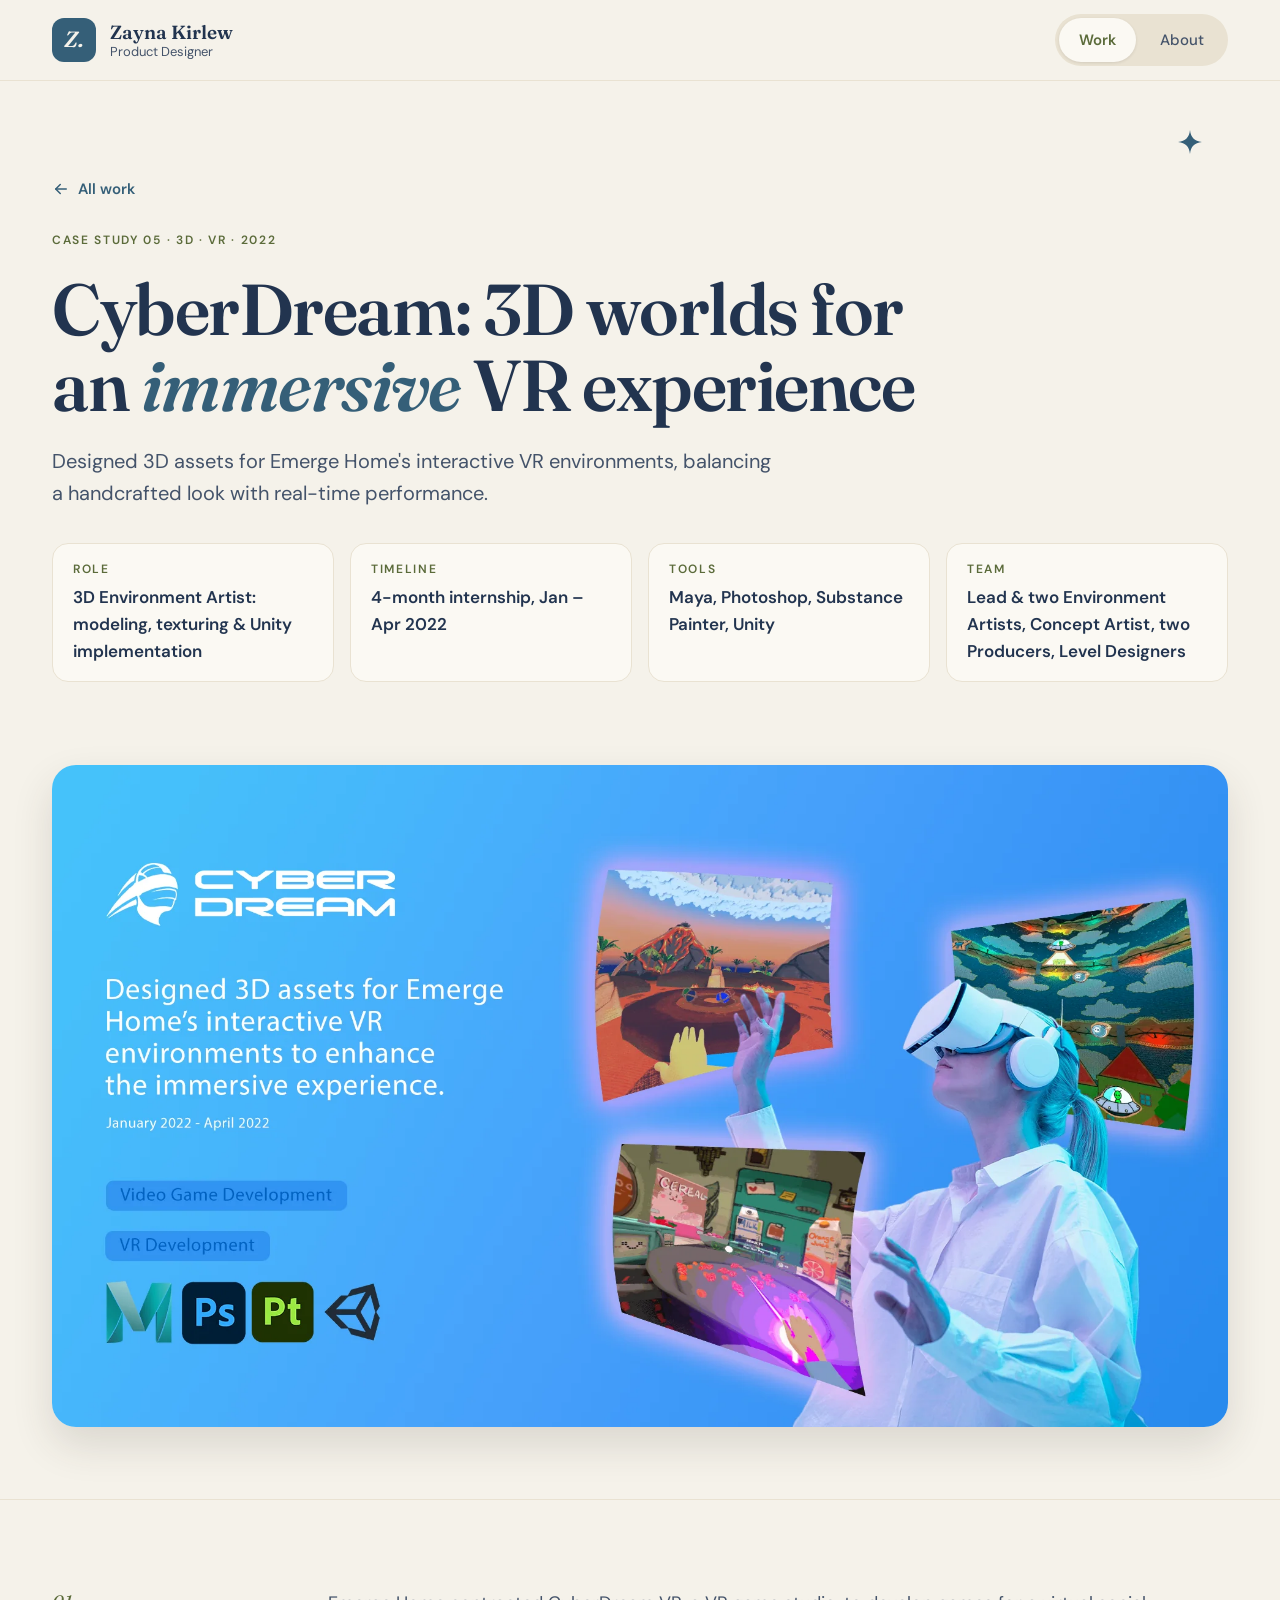
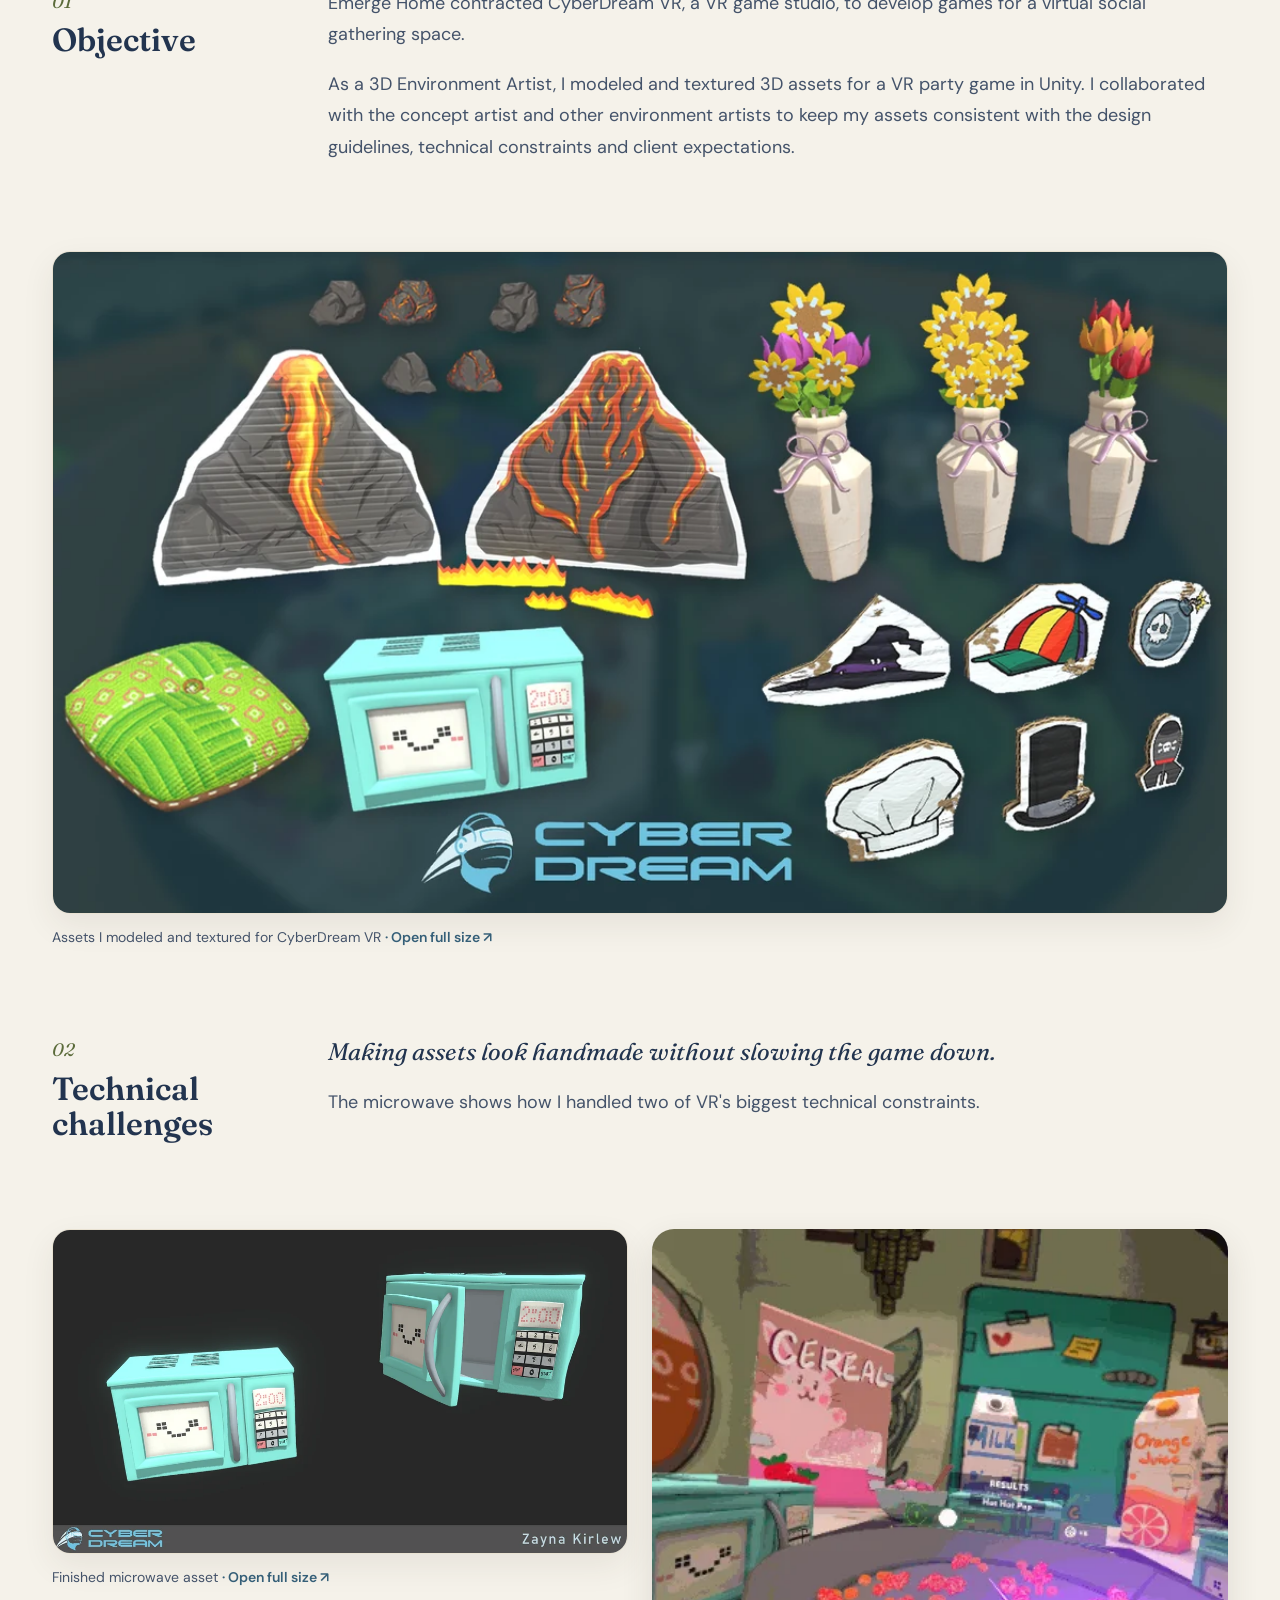
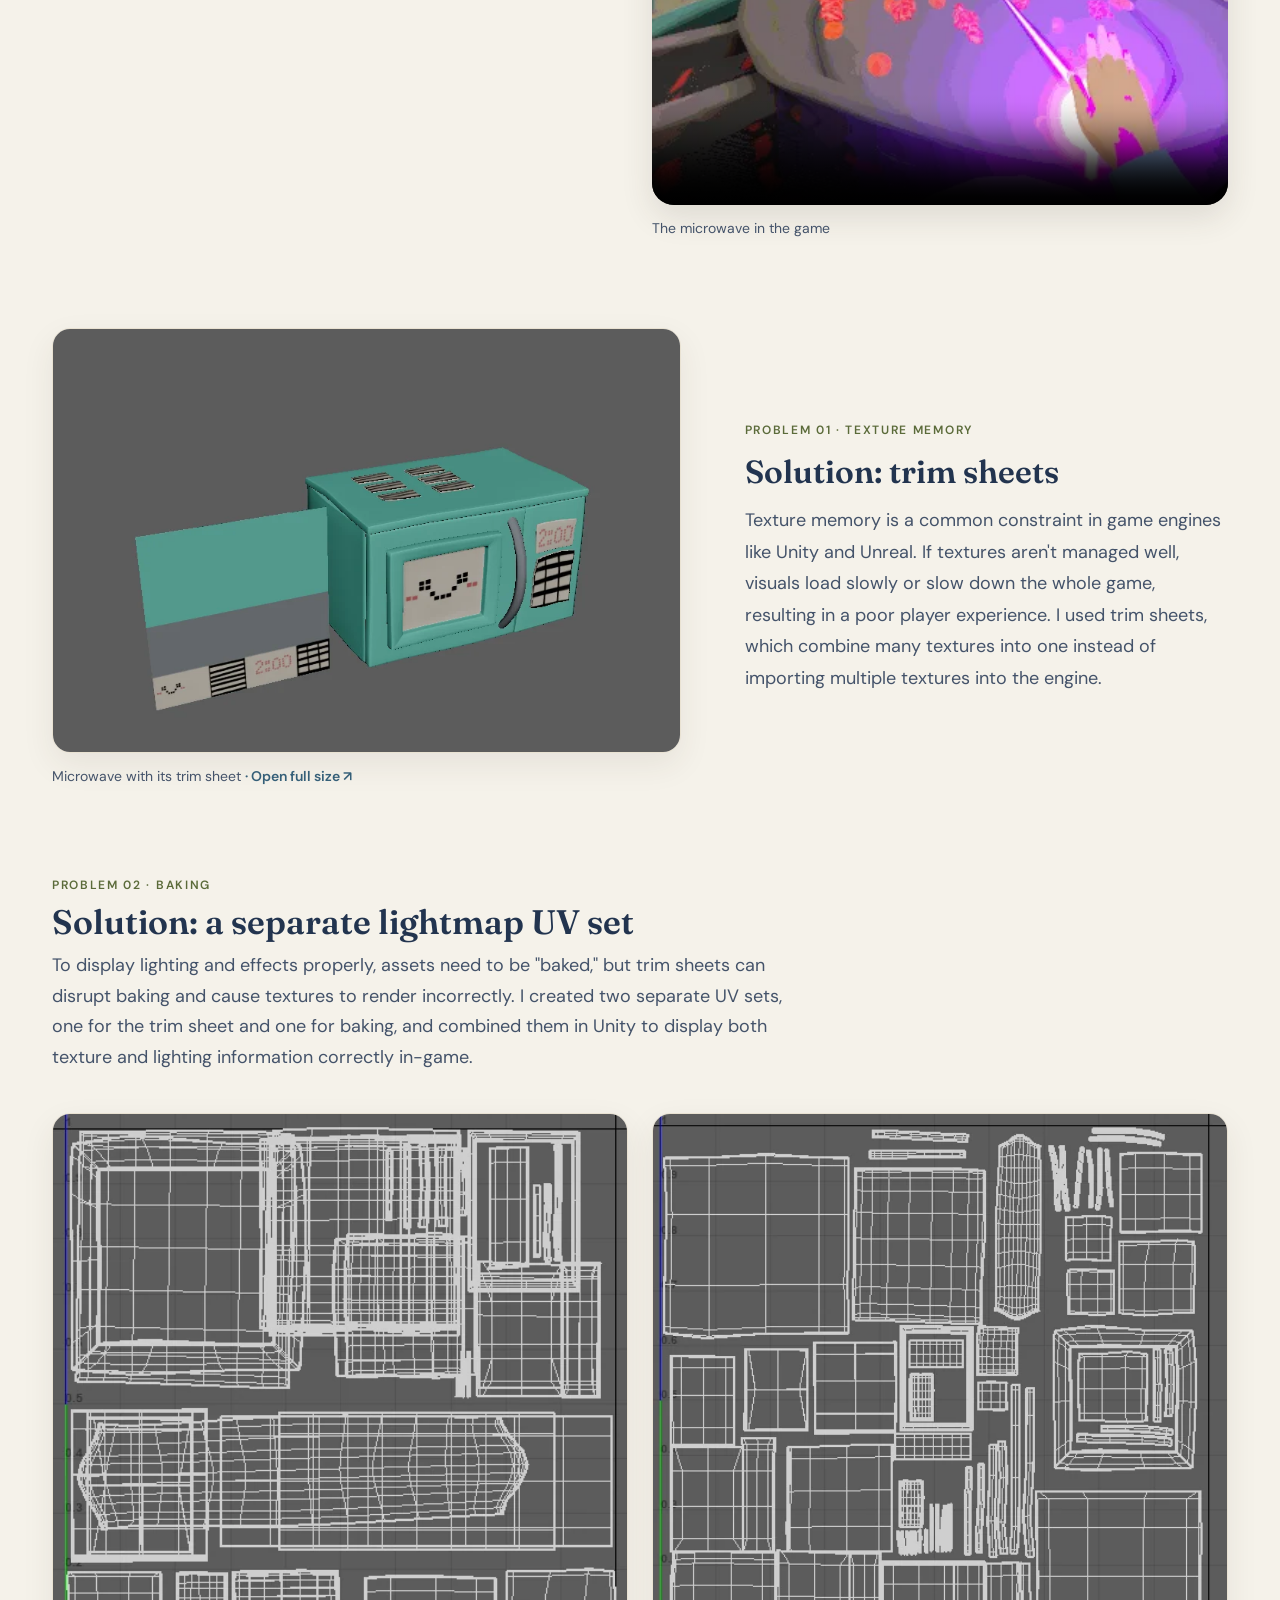
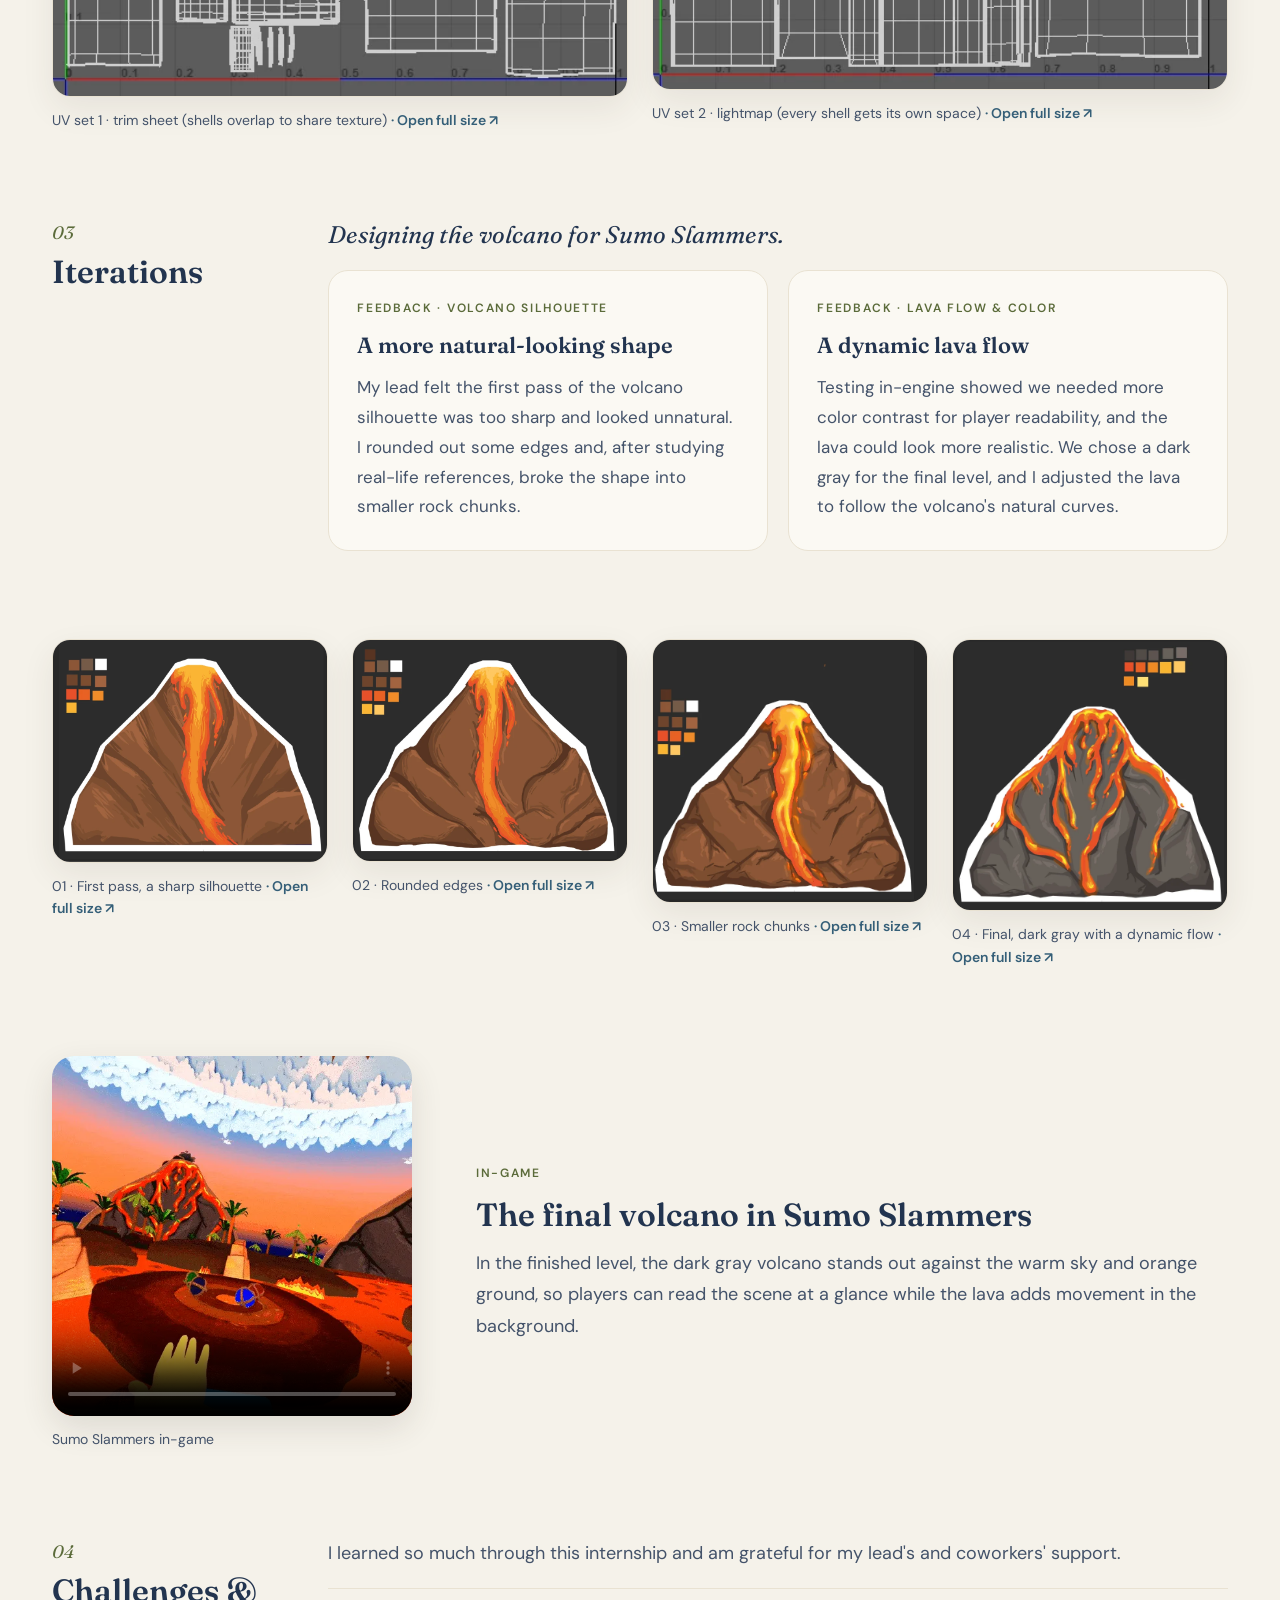
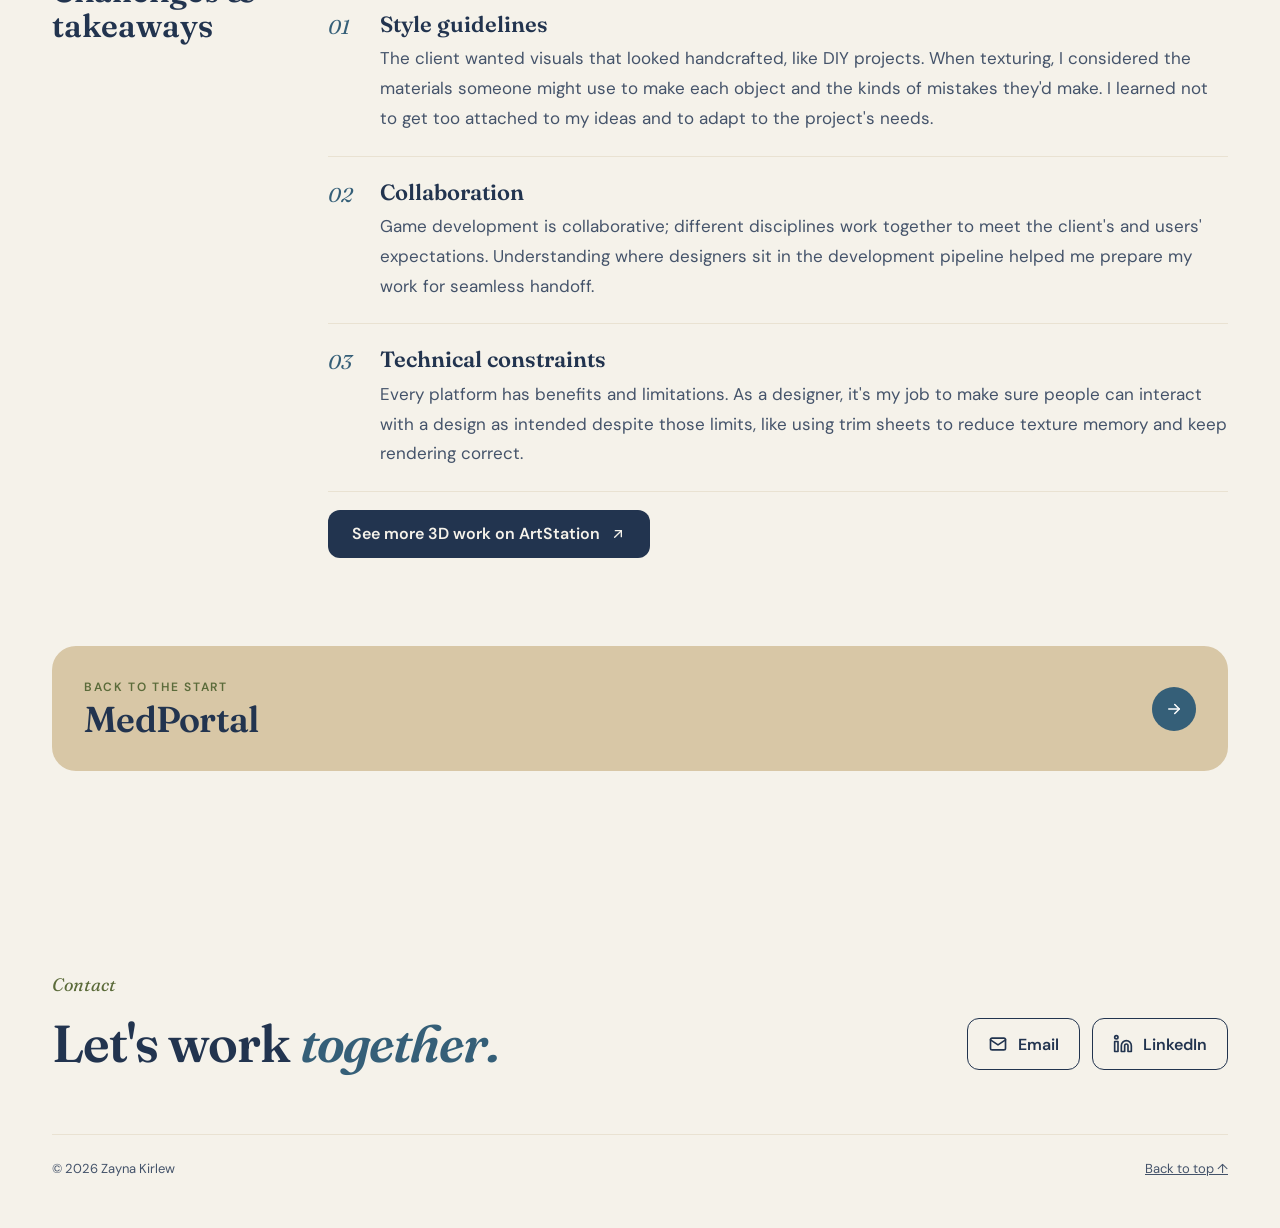
<file: projects/cyberdream.html>
<!doctype html>
<html lang="en">
<head>
<meta charset="utf-8">
<meta name="viewport" content="width=device-width, initial-scale=1">
<title>CyberDream VR · Zayna Kirlew</title>
<meta name="description" content="3D environment art for an interactive VR party game built in Unity for Emerge Home.">
<meta property="og:image" content="../assets/img/covers/cyberdream.webp">
<link rel="icon" href="../assets/img/favicon.svg" type="image/svg+xml">
<link rel="preconnect" href="https://fonts.googleapis.com">
<link rel="preconnect" href="https://fonts.gstatic.com" crossorigin>
<link href="https://fonts.googleapis.com/css2?family=Fraunces:ital,opsz,wght@0,9..144,500;0,9..144,600;1,9..144,500;1,9..144,600&family=DM+Sans:wght@400;500;600;700&display=swap" rel="stylesheet">
<link rel="stylesheet" href="../assets/css/style.css?v=20261021i">
</head>
<body>
<a class="skip" href="#main">Skip to content</a>

<header class="site-header">
  <div class="wrap">
    <a class="brand" href="../index.html" aria-label="Zayna Kirlew, home">
      <span class="brand-mark" aria-hidden="true">Z.</span>
      <span class="brand-text">
        <span class="brand-name">Zayna Kirlew</span>
        <span class="brand-role">Product Designer</span>
      </span>
    </a>
    <nav class="nav" aria-label="Main">
      <a href="../index.html#work" aria-current="page">Work</a>
      <a href="../about.html">About</a>
    </nav>
  </div>
</header>

<main id="main">
  <section class="cs-hero" aria-labelledby="cs-title">
    <svg class="sparkle" aria-hidden="true" width="26" height="26" viewBox="0 0 24 24" style="right:6%;top:48px"><path d="M12 1C12.8 8 16 11.2 23 12C16 12.8 12.8 16 12 23C11.2 16 8 12.8 1 12C8 11.2 11.2 8 12 1Z" fill="#355F78"/></svg>
    <div class="wrap">
      <a class="back" href="../index.html#work">
        <svg aria-hidden="true" width="18" height="18" viewBox="0 0 24 24" fill="none" stroke="currentColor" stroke-width="2" stroke-linecap="round" stroke-linejoin="round"><path d="M19 12H5"/><path d="M11 18l-6-6 6-6"/></svg>
        All work
      </a>
      <span class="label">Case study 05 · 3D · VR · 2022</span>
      <h1 id="cs-title">CyberDream: 3D worlds for an <span class="accent">immersive</span> VR experience</h1>
      <p class="lead">Designed 3D assets for Emerge Home's interactive VR environments, balancing a handcrafted look with real-time performance.</p>
      <dl class="facts">
        <div class="fact"><dt>Role</dt><dd>3D Environment Artist: modeling, texturing &amp; Unity implementation</dd></div>
        <div class="fact"><dt>Timeline</dt><dd>4-month internship, Jan – Apr 2022</dd></div>
        <div class="fact"><dt>Tools</dt><dd>Maya, Photoshop, Substance Painter, Unity</dd></div>
        <div class="fact"><dt>Team</dt><dd>Lead &amp; two Environment Artists, Concept Artist, two Producers, Level Designers</dd></div>
      </dl>
      <figure class="cs-cover"><img src="../assets/img/covers/cyberdream.webp" alt="Three CyberDream VR game environments floating around a person wearing a VR headset" width="1920" height="1080"></figure>
    </div>
  </section>

  <div class="wrap cs-body">

    <section class="cs-section" aria-labelledby="s-objective">
      <header><span class="num">01</span><h2 id="s-objective">Objective</h2></header>
      <div class="content">
        <p>Emerge Home contracted CyberDream VR, a VR game studio, to develop games for a virtual social gathering space.</p>
        <p>As a 3D Environment Artist, I modeled and textured 3D assets for a VR party game in Unity. I collaborated with the concept artist and other environment artists to keep my assets consistent with the design guidelines, technical constraints and client expectations.</p>
      </div>
    </section>
    <figure class="cs-wide"><a href="../assets/img/cyberdream/assets-sheet.webp" target="_blank" rel="noopener"><img src="../assets/img/cyberdream/assets-sheet.webp" alt="A collection of handcrafted-style 3D assets: two volcanoes, lava rocks and flames, vases of paper flowers, a quilted cushion, a smiling teal microwave, and cardboard cut-out hats and icons." width="1100" height="619" loading="lazy"></a><figcaption>Assets I modeled and textured for CyberDream VR <span class="zoom">· Open full size ↗</span></figcaption></figure>

    <section class="cs-section" aria-labelledby="s-problems">
      <header><span class="num">02</span><h2 id="s-problems">Technical challenges</h2></header>
      <div class="content">
        <p class="sub">Making assets look handmade without slowing the game down.</p>
        <p>The microwave shows how I handled two of VR's biggest technical constraints.</p>
      </div>
    </section>
    <div class="cs-pair">
      <figure class="cs-wide"><a href="../assets/img/cyberdream/microwave-render.webp" target="_blank" rel="noopener"><img src="../assets/img/cyberdream/microwave-render.webp" alt="The finished teal microwave from two angles, closed and with the door open, with a pixel smiley face on the window, a 2:00 display and a keypad." width="1100" height="619" loading="lazy"></a><figcaption>Finished microwave asset <span class="zoom">· Open full size ↗</span></figcaption></figure>
      <figure class="cs-video square"><video src="../assets/img/cyberdream/microwave-gameplay.mp4" poster="../assets/img/cyberdream/microwave-gameplay-poster.webp" width="400" height="400" muted loop playsinline controls preload="metadata" data-autoplay aria-label="Gameplay recording in a VR kitchen, with smiling microwaves on the counter as the player stirs a cauldron."></video><figcaption>The microwave in the game</figcaption></figure>
    </div>
    <div class="cs-split wide-media">
      <figure class="cs-wide"><a href="../assets/img/cyberdream/microwave-trim.webp" target="_blank" rel="noopener"><img src="../assets/img/cyberdream/microwave-trim.webp" alt="The untextured microwave model beside its trim sheet: a single strip containing the body color, the gray interior, the smiley face, vents, the 2:00 display and the keypad." width="825" height="558" loading="lazy"></a><figcaption>Microwave with its trim sheet <span class="zoom">· Open full size ↗</span></figcaption></figure>
      <div class="cs-split-text">
        <span class="label">Problem 01 · Texture memory</span>
        <h3>Solution: trim sheets</h3>
        <p>Texture memory is a common constraint in game engines like Unity and Unreal. If textures aren't managed well, visuals load slowly or slow down the whole game, resulting in a poor player experience. I used trim sheets, which combine many textures into one instead of importing multiple textures into the engine.</p>
      </div>
    </div>
    <div class="cs-stack">
      <div class="cs-stack-head"><span class="label">Problem 02 · Baking</span><h3>Solution: a separate lightmap UV set</h3><p>To display lighting and effects properly, assets need to be "baked," but trim sheets can disrupt baking and cause textures to render incorrectly. I created two separate UV sets, one for the trim sheet and one for baking, and combined them in Unity to display both texture and lighting information correctly in-game.</p></div>
      <div class="cs-pair">
        <figure class="cs-wide"><a href="../assets/img/cyberdream/uv-trim.webp" target="_blank" rel="noopener"><img src="../assets/img/cyberdream/uv-trim.webp" alt="UV layout for the trim sheet, with overlapping shells stacked onto shared texture strips." width="482" height="489" loading="lazy"></a><figcaption>UV set 1 · trim sheet (shells overlap to share texture) <span class="zoom">· Open full size ↗</span></figcaption></figure>
        <figure class="cs-wide"><a href="../assets/img/cyberdream/uv-lightmap.webp" target="_blank" rel="noopener"><img src="../assets/img/cyberdream/uv-lightmap.webp" alt="UV layout for lightmap baking, with every shell laid out separately with no overlaps." width="517" height="518" loading="lazy"></a><figcaption>UV set 2 · lightmap (every shell gets its own space) <span class="zoom">· Open full size ↗</span></figcaption></figure>
      </div>
    </div>

    <section class="cs-section" aria-labelledby="s-iterations">
      <header><span class="num">03</span><h2 id="s-iterations">Iterations</h2></header>
      <div class="content">
        <p class="sub">Designing the volcano for Sumo Slammers.</p>
        <div class="cards">
          <div class="decision">
            <span class="label">Feedback · Volcano silhouette</span>
            <h3>A more natural-looking shape</h3>
            <p>My lead felt the first pass of the volcano silhouette was too sharp and looked unnatural. I rounded out some edges and, after studying real-life references, broke the shape into smaller rock chunks.</p>
          </div>
          <div class="decision">
            <span class="label">Feedback · Lava flow &amp; color</span>
            <h3>A dynamic lava flow</h3>
            <p>Testing in-engine showed we needed more color contrast for player readability, and the lava could look more realistic. We chose a dark gray for the final level, and I adjusted the lava to follow the volcano's natural curves.</p>
          </div>
        </div>
      </div>
    </section>
    <div class="cs-dirs four">
      <figure class="cs-wide"><a href="../assets/img/cyberdream/volcano-1.webp" target="_blank" rel="noopener"><img src="../assets/img/cyberdream/volcano-1.webp" alt="First volcano texture: a sharp, angular brown silhouette with a single lava stream and its color palette." width="889" height="719" loading="lazy"></a><figcaption>01 · First pass, a sharp silhouette <span class="zoom">· Open full size ↗</span></figcaption></figure>
      <figure class="cs-wide"><a href="../assets/img/cyberdream/volcano-2.webp" target="_blank" rel="noopener"><img src="../assets/img/cyberdream/volcano-2.webp" alt="Second volcano: rounded edges with the shape broken into larger rock forms." width="897" height="722" loading="lazy"></a><figcaption>02 · Rounded edges <span class="zoom">· Open full size ↗</span></figcaption></figure>
      <figure class="cs-wide"><a href="../assets/img/cyberdream/volcano-3.webp" target="_blank" rel="noopener"><img src="../assets/img/cyberdream/volcano-3.webp" alt="Third volcano: smaller rock chunks with outlined cracks and a single lava stream." width="711" height="680" loading="lazy"></a><figcaption>03 · Smaller rock chunks <span class="zoom">· Open full size ↗</span></figcaption></figure>
      <figure class="cs-wide"><a href="../assets/img/cyberdream/volcano-final.webp" target="_blank" rel="noopener"><img src="../assets/img/cyberdream/volcano-final.webp" alt="Final volcano: dark gray rock with branching lava that follows the curves of the mountain, and its palette." width="696" height="686" loading="lazy"></a><figcaption>04 · Final, dark gray with a dynamic flow <span class="zoom">· Open full size ↗</span></figcaption></figure>
    </div>
    <div class="cs-split">
      <figure class="cs-video square"><video src="../assets/img/cyberdream/sumo-slammers.mp4" poster="../assets/img/cyberdream/sumo-slammers-poster.webp" width="554" height="554" muted loop playsinline controls preload="metadata" data-autoplay aria-label="Gameplay recording of Sumo Slammers: players toss balls on a round arena with the final gray volcano and flowing lava in the background."></video><figcaption>Sumo Slammers in-game</figcaption></figure>
      <div class="cs-split-text">
        <span class="label">In-game</span>
        <h3>The final volcano in Sumo Slammers</h3>
        <p>In the finished level, the dark gray volcano stands out against the warm sky and orange ground, so players can read the scene at a glance while the lava adds movement in the background.</p>
      </div>
    </div>

    <section class="cs-section" aria-labelledby="s-takeaways">
      <header><span class="num">04</span><h2 id="s-takeaways">Challenges &amp; takeaways</h2></header>
      <div class="content">
        <p>I learned so much through this internship and am grateful for my lead's and coworkers' support.</p>
        <div class="points">
          <div class="point"><span class="n">01</span><div><h3>Style guidelines</h3><p>The client wanted visuals that looked handcrafted, like DIY projects. When texturing, I considered the materials someone might use to make each object and the kinds of mistakes they'd make. I learned not to get too attached to my ideas and to adapt to the project's needs.</p></div></div>
          <div class="point"><span class="n">02</span><div><h3>Collaboration</h3><p>Game development is collaborative; different disciplines work together to meet the client's and users' expectations. Understanding where designers sit in the development pipeline helped me prepare my work for seamless handoff.</p></div></div>
          <div class="point"><span class="n">03</span><div><h3>Technical constraints</h3><p>Every platform has benefits and limitations. As a designer, it's my job to make sure people can interact with a design as intended despite those limits, like using trim sheets to reduce texture memory and keep rendering correct.</p></div></div>
        </div>
        <a class="btn btn-primary" href="https://zkirlew.artstation.com" target="_blank" rel="noopener" style="align-self:flex-start">See more 3D work on ArtStation
          <svg aria-hidden="true" width="16" height="16" viewBox="0 0 24 24" fill="none" stroke="currentColor" stroke-width="2" stroke-linecap="round" stroke-linejoin="round"><path d="M7 17L17 7"/><path d="M8 7h9v9"/></svg></a>
      </div>
    </section>

    <a class="next" href="medportal.html">
      <span style="display:flex;flex-direction:column;gap:4px">
        <span class="label">Back to the start</span>
        <span class="h2">MedPortal</span>
      </span>
      <span class="arrow" aria-hidden="true"><svg width="18" height="18" viewBox="0 0 24 24" fill="none" stroke="currentColor" stroke-width="2" stroke-linecap="round" stroke-linejoin="round"><path d="M5 12h14"/><path d="M13 6l6 6-6 6"/></svg></span>
    </a>

  </div>
</main>

<footer id="contact" class="site-footer wrap">
  <div class="footer-top">
    <div style="display:flex;flex-direction:column;gap:16px">
      <span class="num">Contact</span>
      <h2 class="h2">Let's work <span class="accent">together.</span></h2>
    </div>
    <div class="contact">
      <a class="btn btn-outline" href="mailto:zaynakirlew@gmail.com">
        <svg aria-hidden="true" width="20" height="20" viewBox="0 0 24 24" fill="none" stroke="currentColor" stroke-width="2" stroke-linecap="round" stroke-linejoin="round"><rect x="3" y="5" width="18" height="14" rx="2"/><path d="M3 7l9 6 9-6"/></svg>
        Email
      </a>
      <a class="btn btn-outline" href="https://www.linkedin.com/in/zkirlew/" target="_blank" rel="noopener">
        <svg aria-hidden="true" width="20" height="20" viewBox="0 0 24 24" fill="none" stroke="currentColor" stroke-width="2" stroke-linecap="round" stroke-linejoin="round"><path d="M16 8a6 6 0 0 1 6 6v7h-4v-7a2 2 0 0 0-4 0v7h-4v-7a6 6 0 0 1 6-6z"/><rect x="2" y="9" width="4" height="12"/><circle cx="4" cy="4" r="2"/></svg>
        LinkedIn
      </a>
    </div>
  </div>
  <div class="footer-bottom">
    <span>© <span data-year>2026</span> Zayna Kirlew</span>
    <a href="#main">Back to top ↑</a>
  </div>
</footer>

<script src="../assets/js/main.js?v=20261021i"></script>
</body>
</html>
</file>
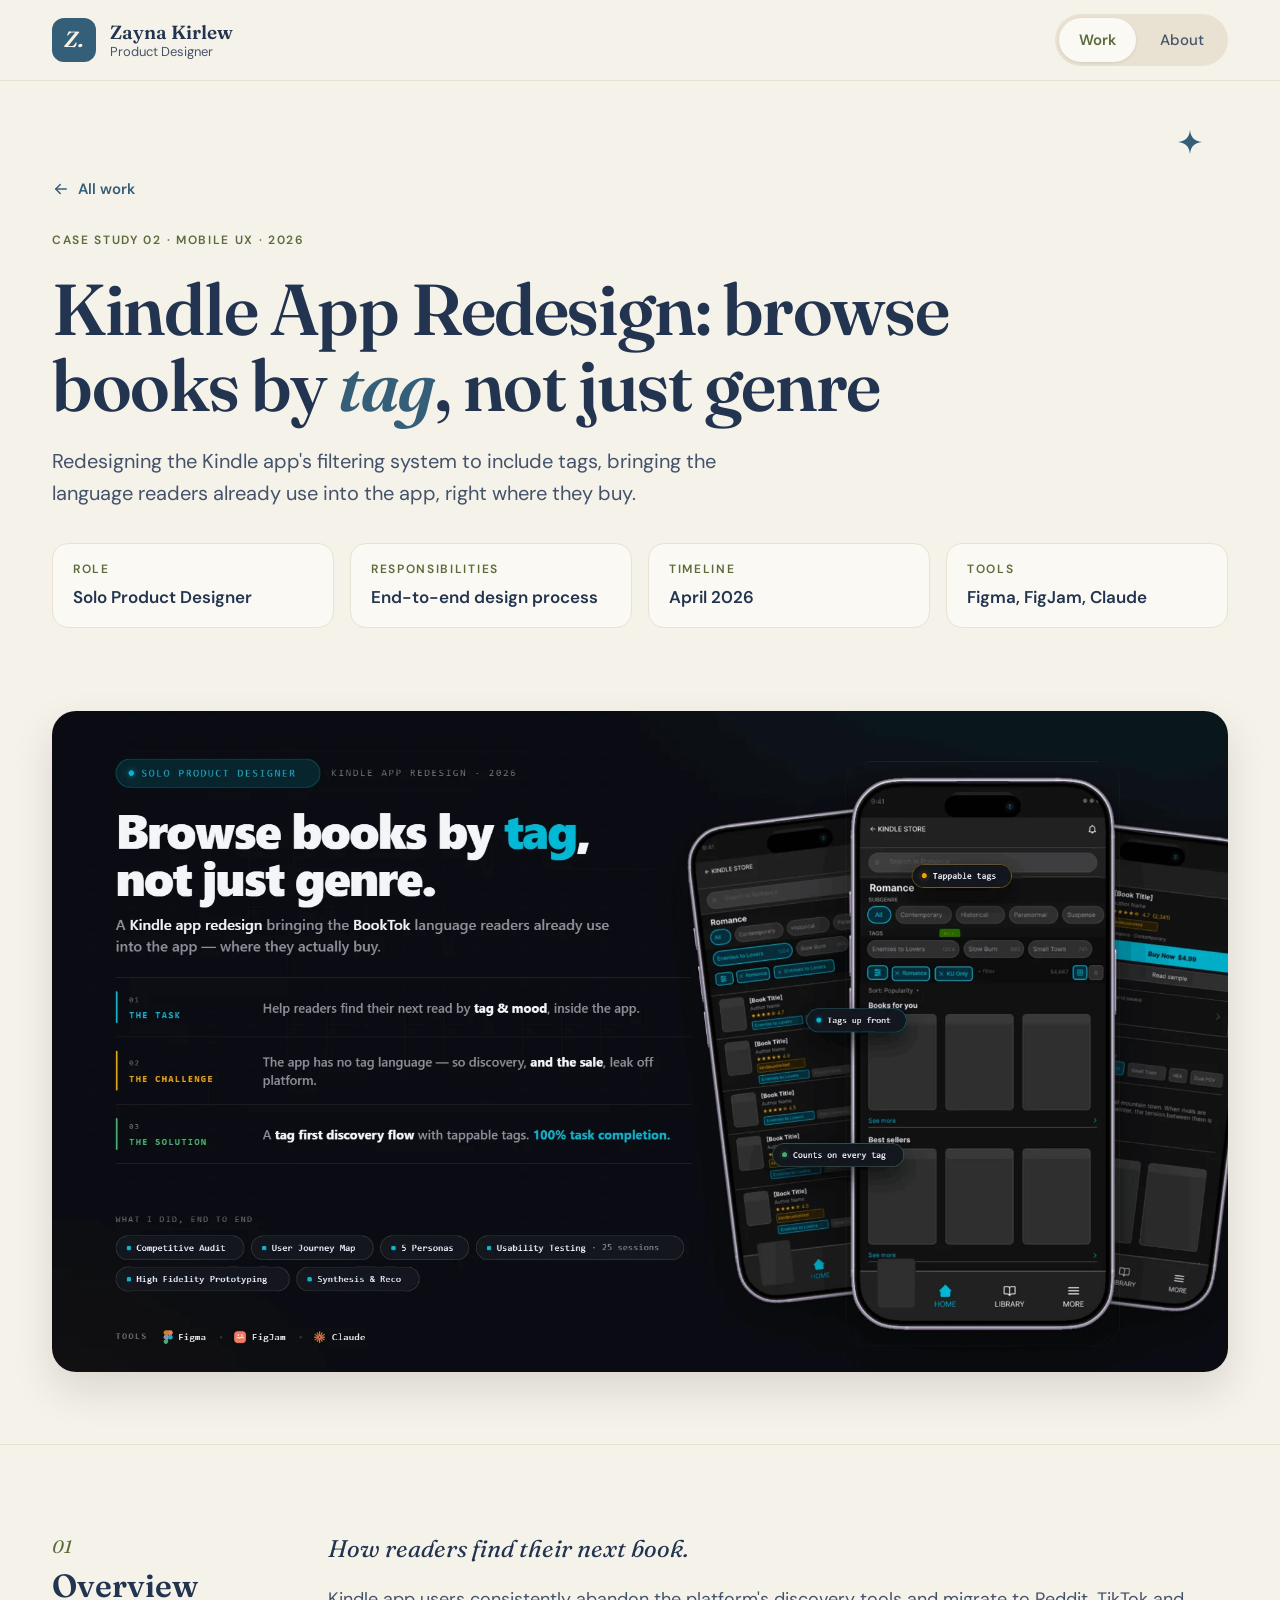
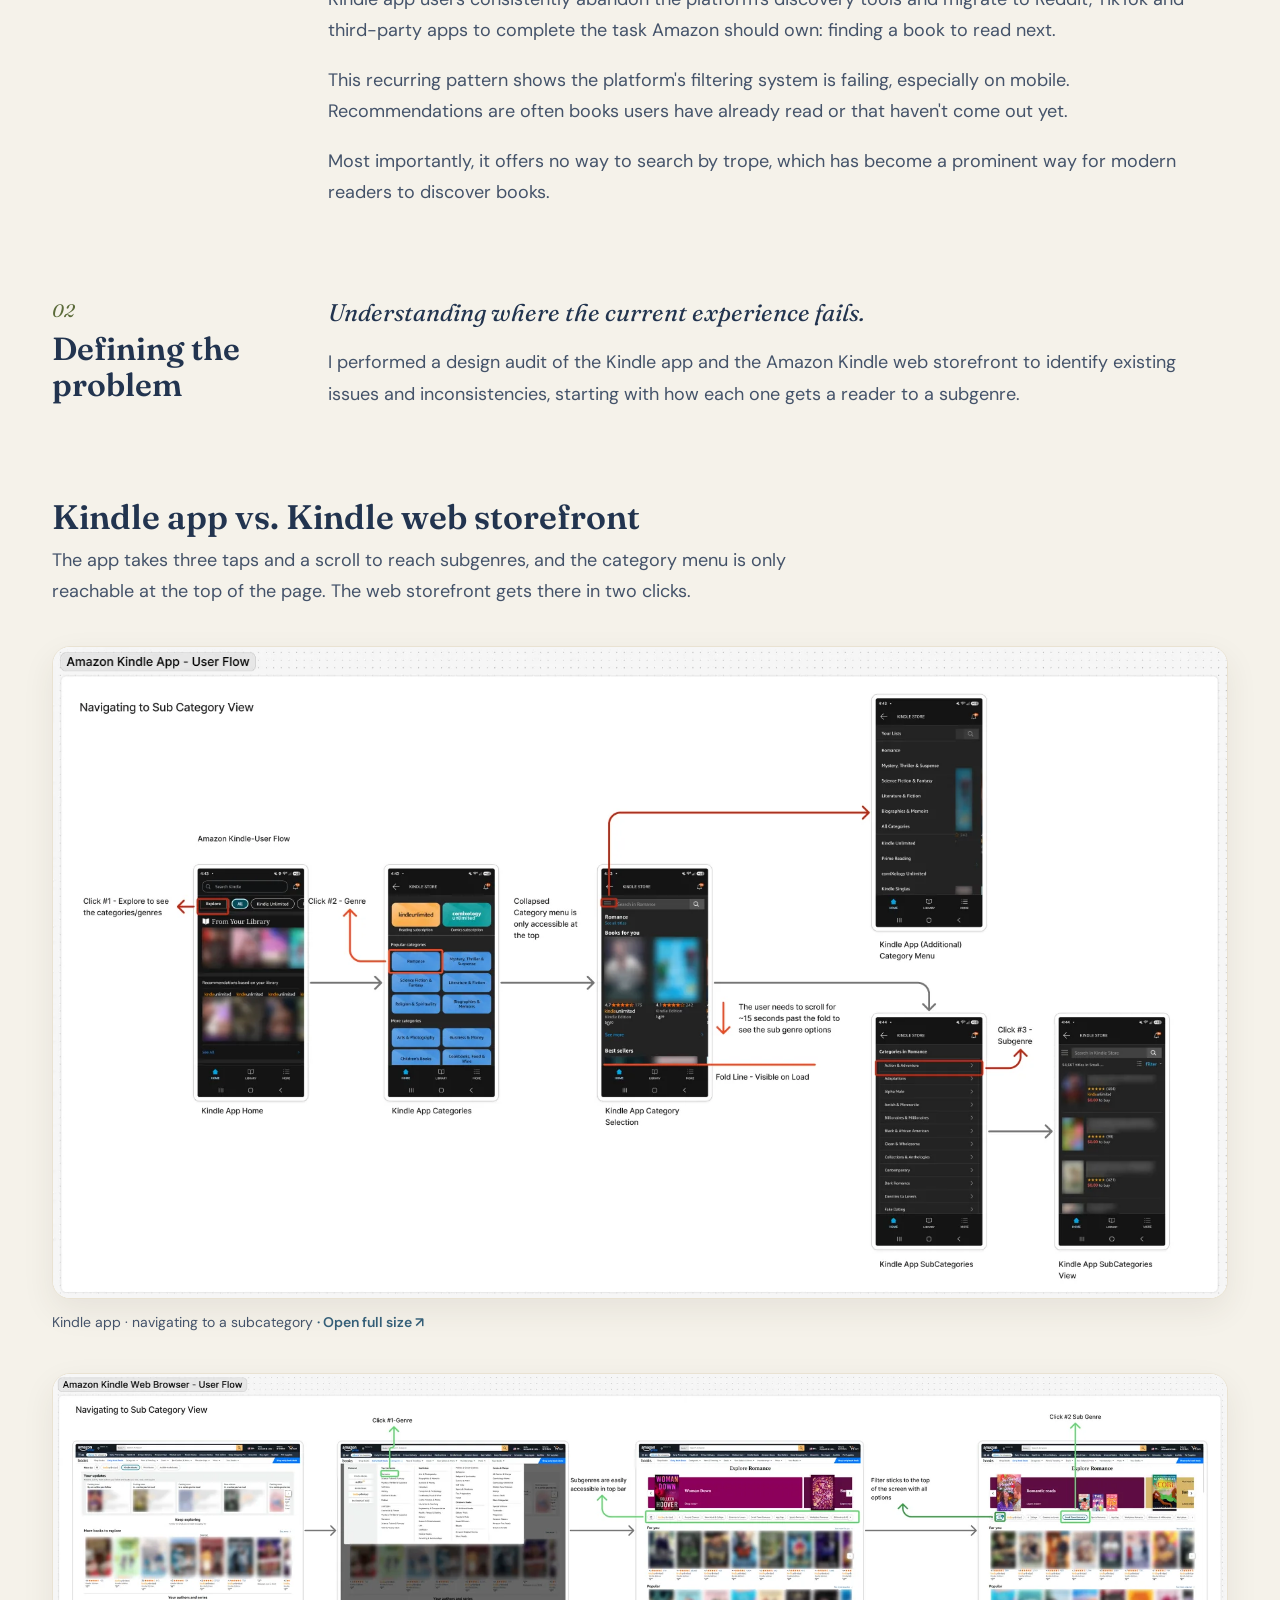
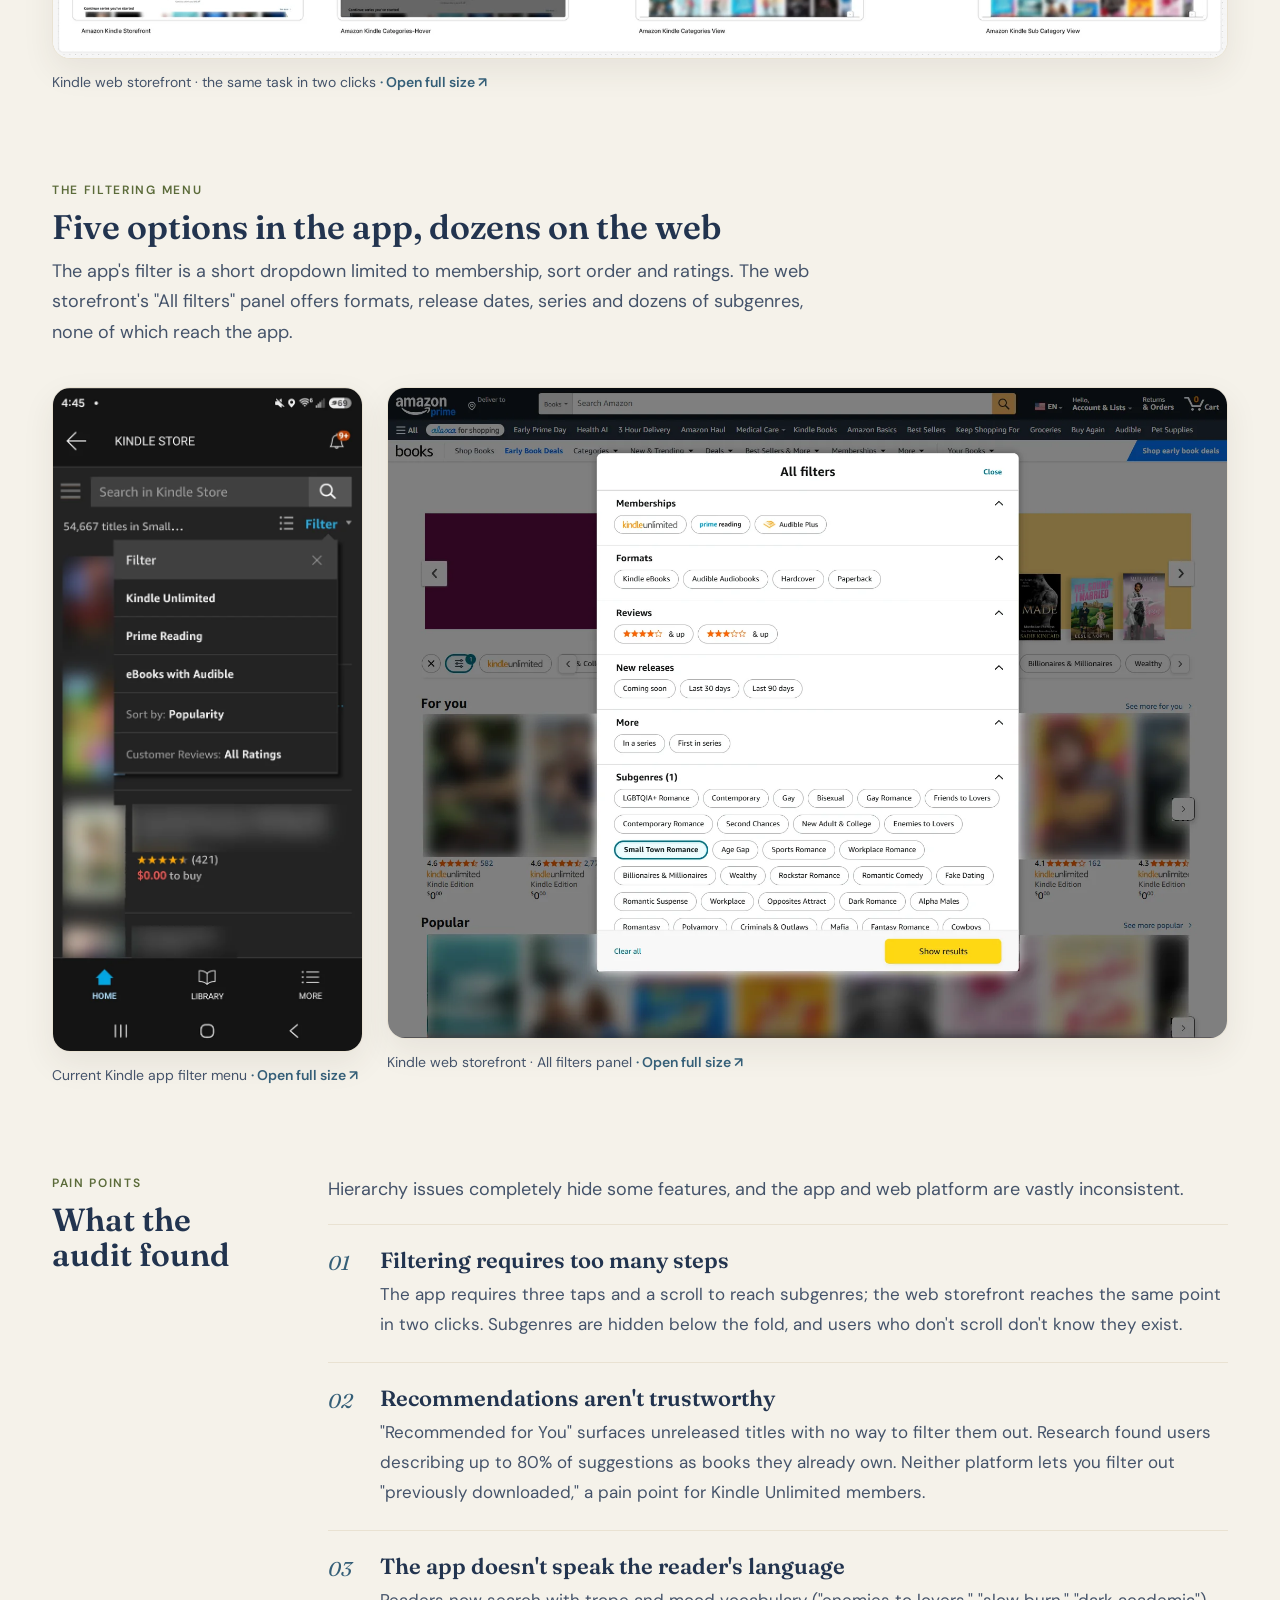
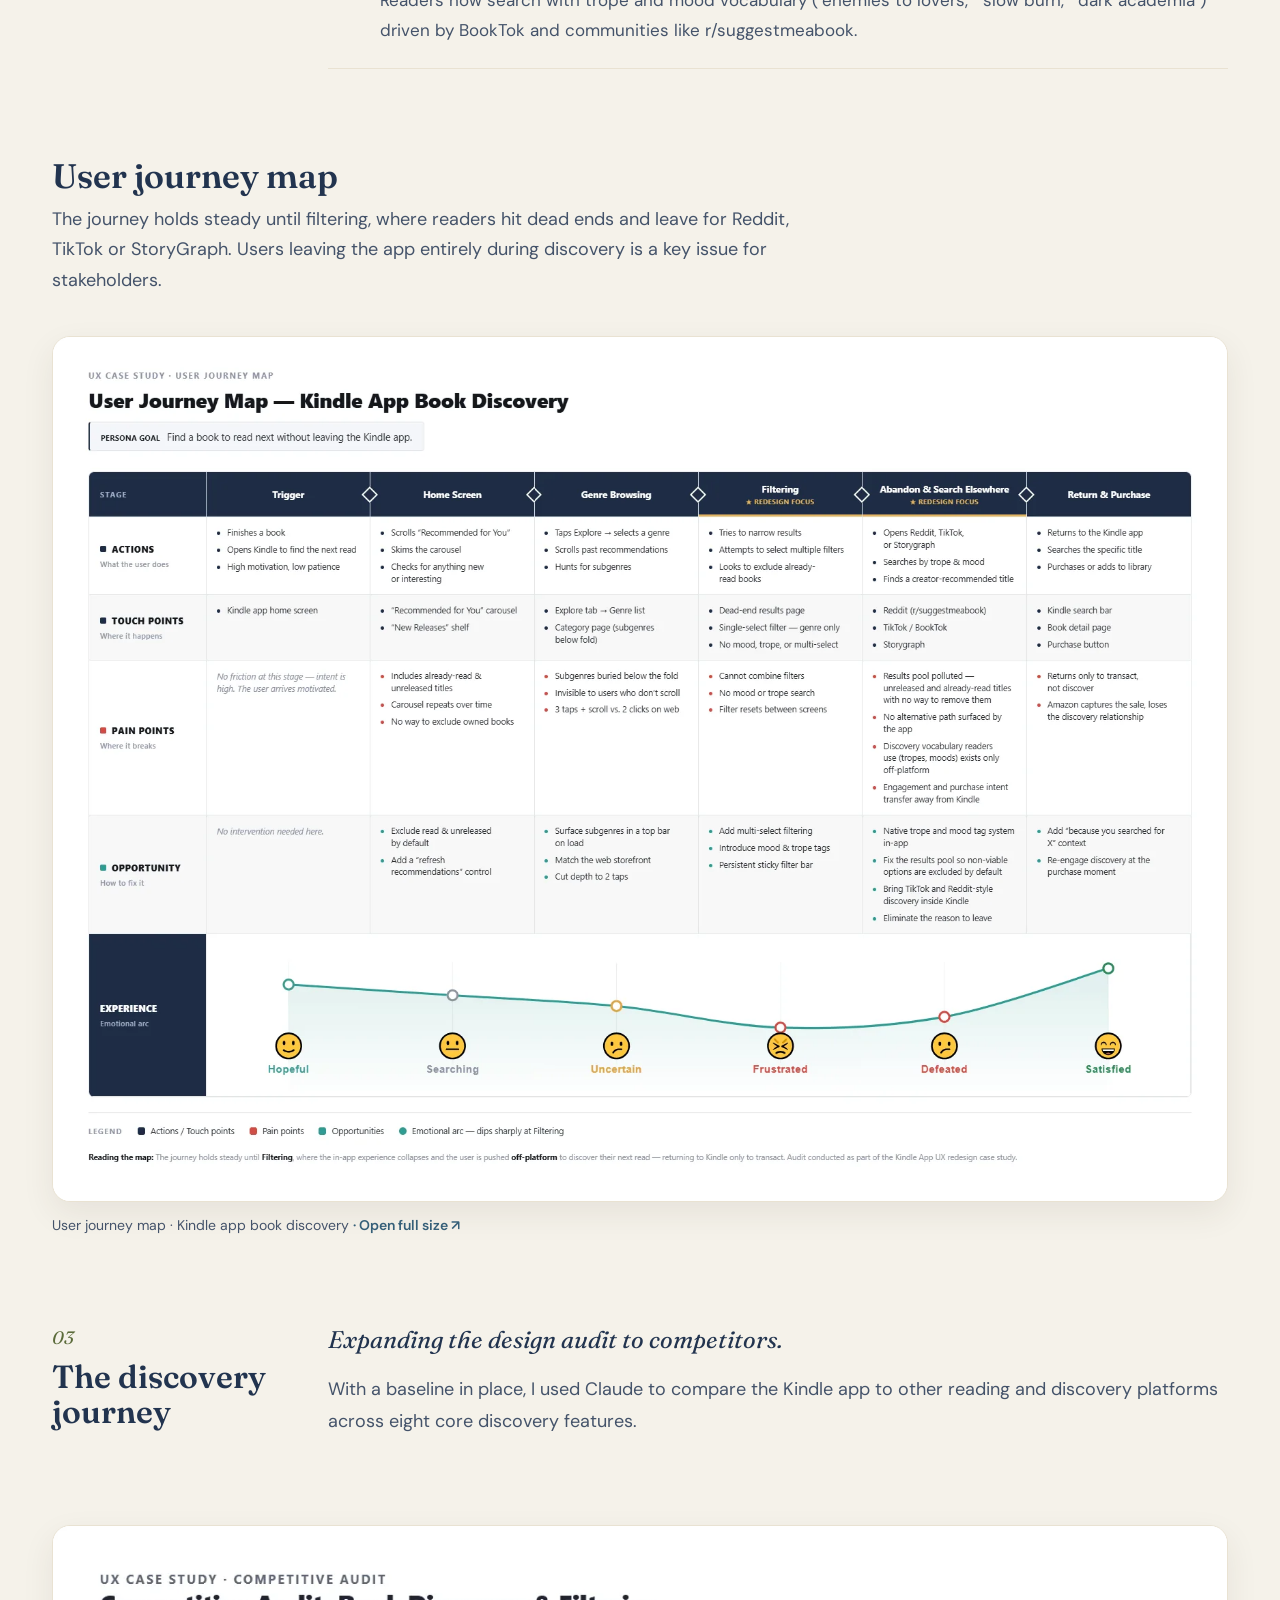
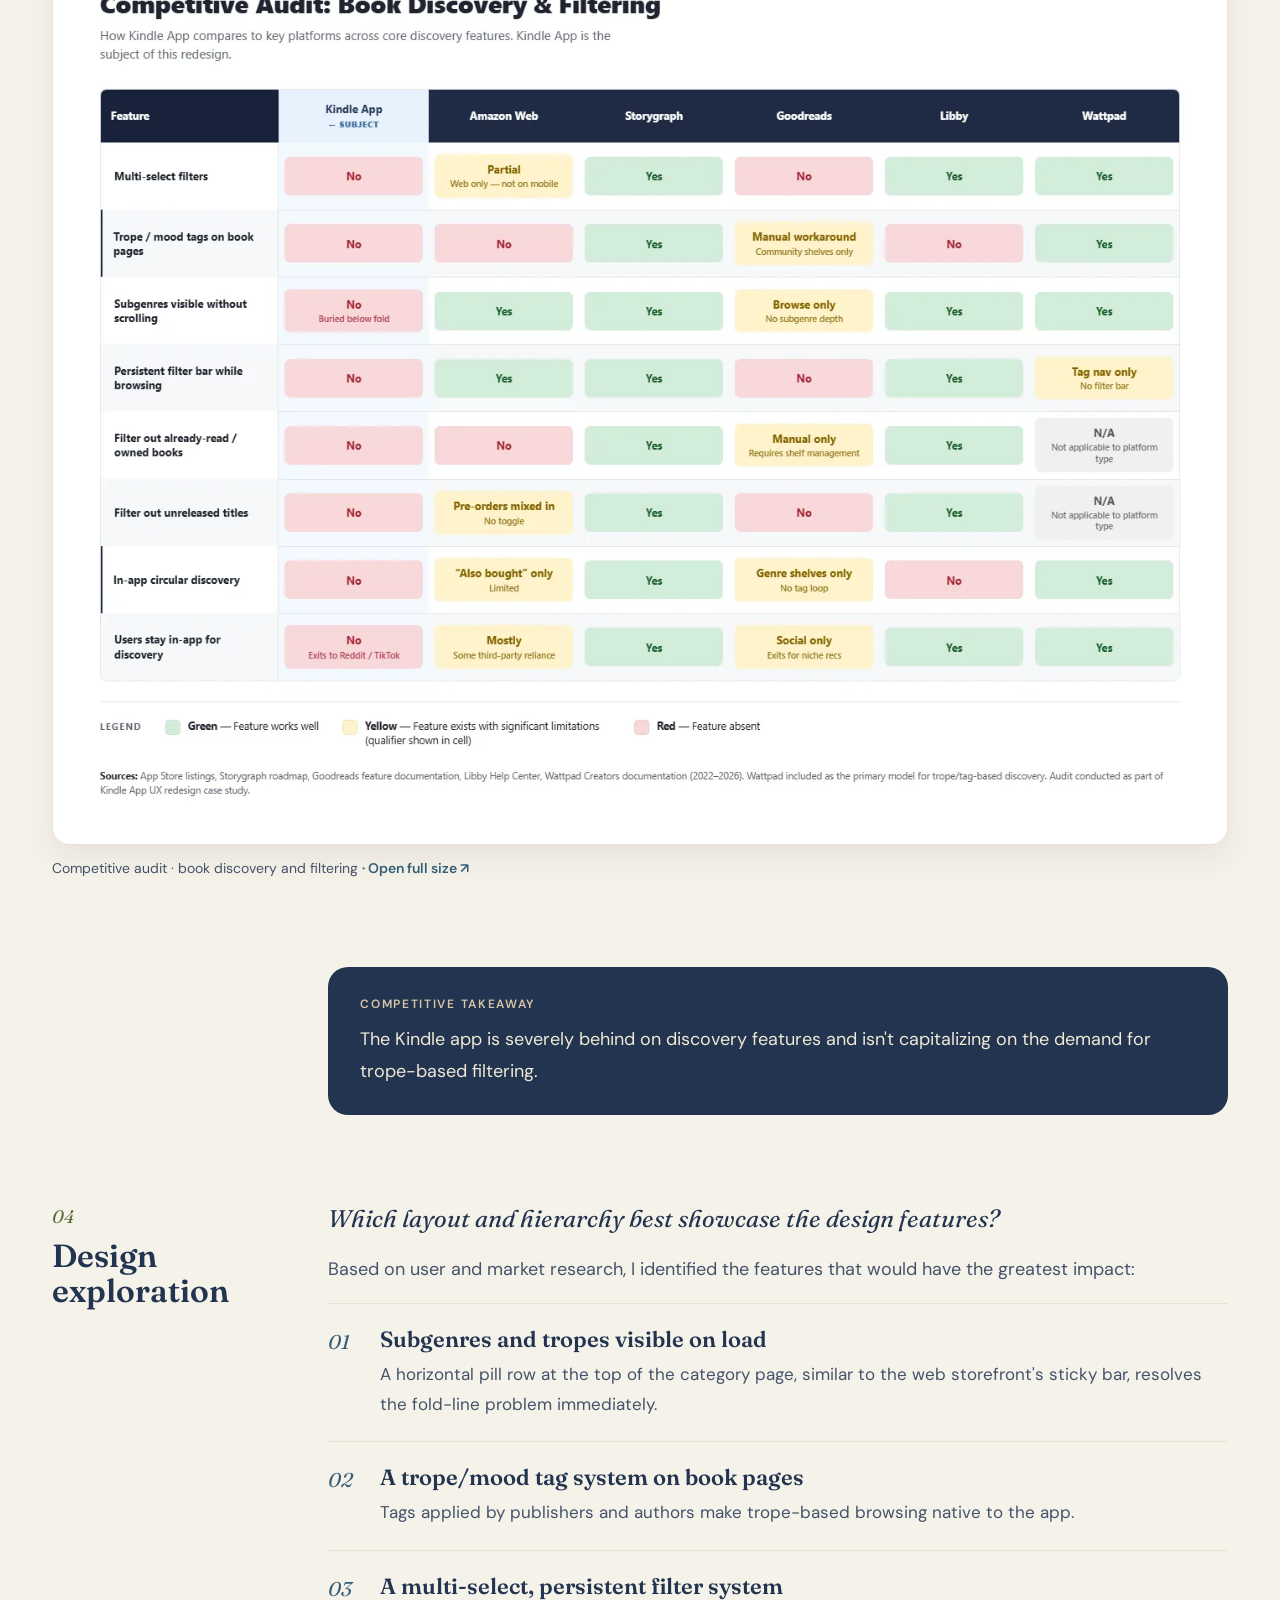
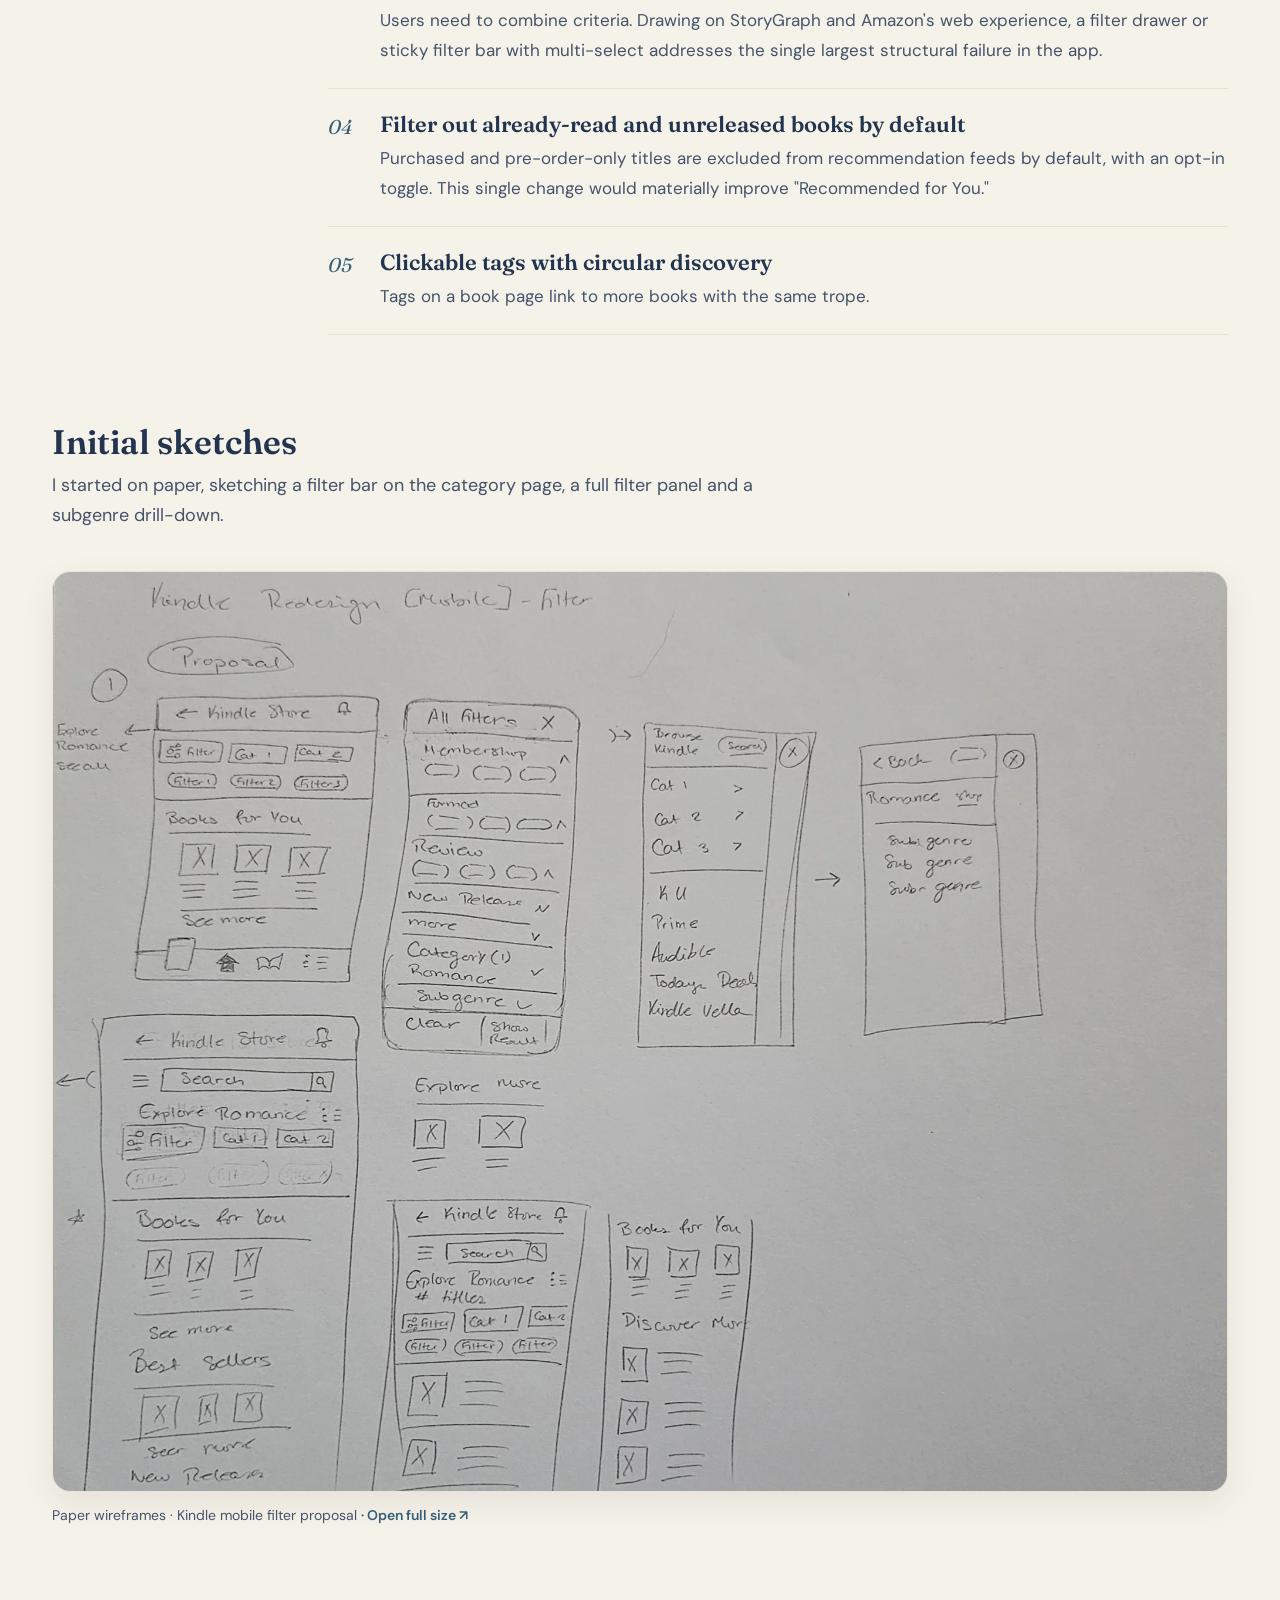
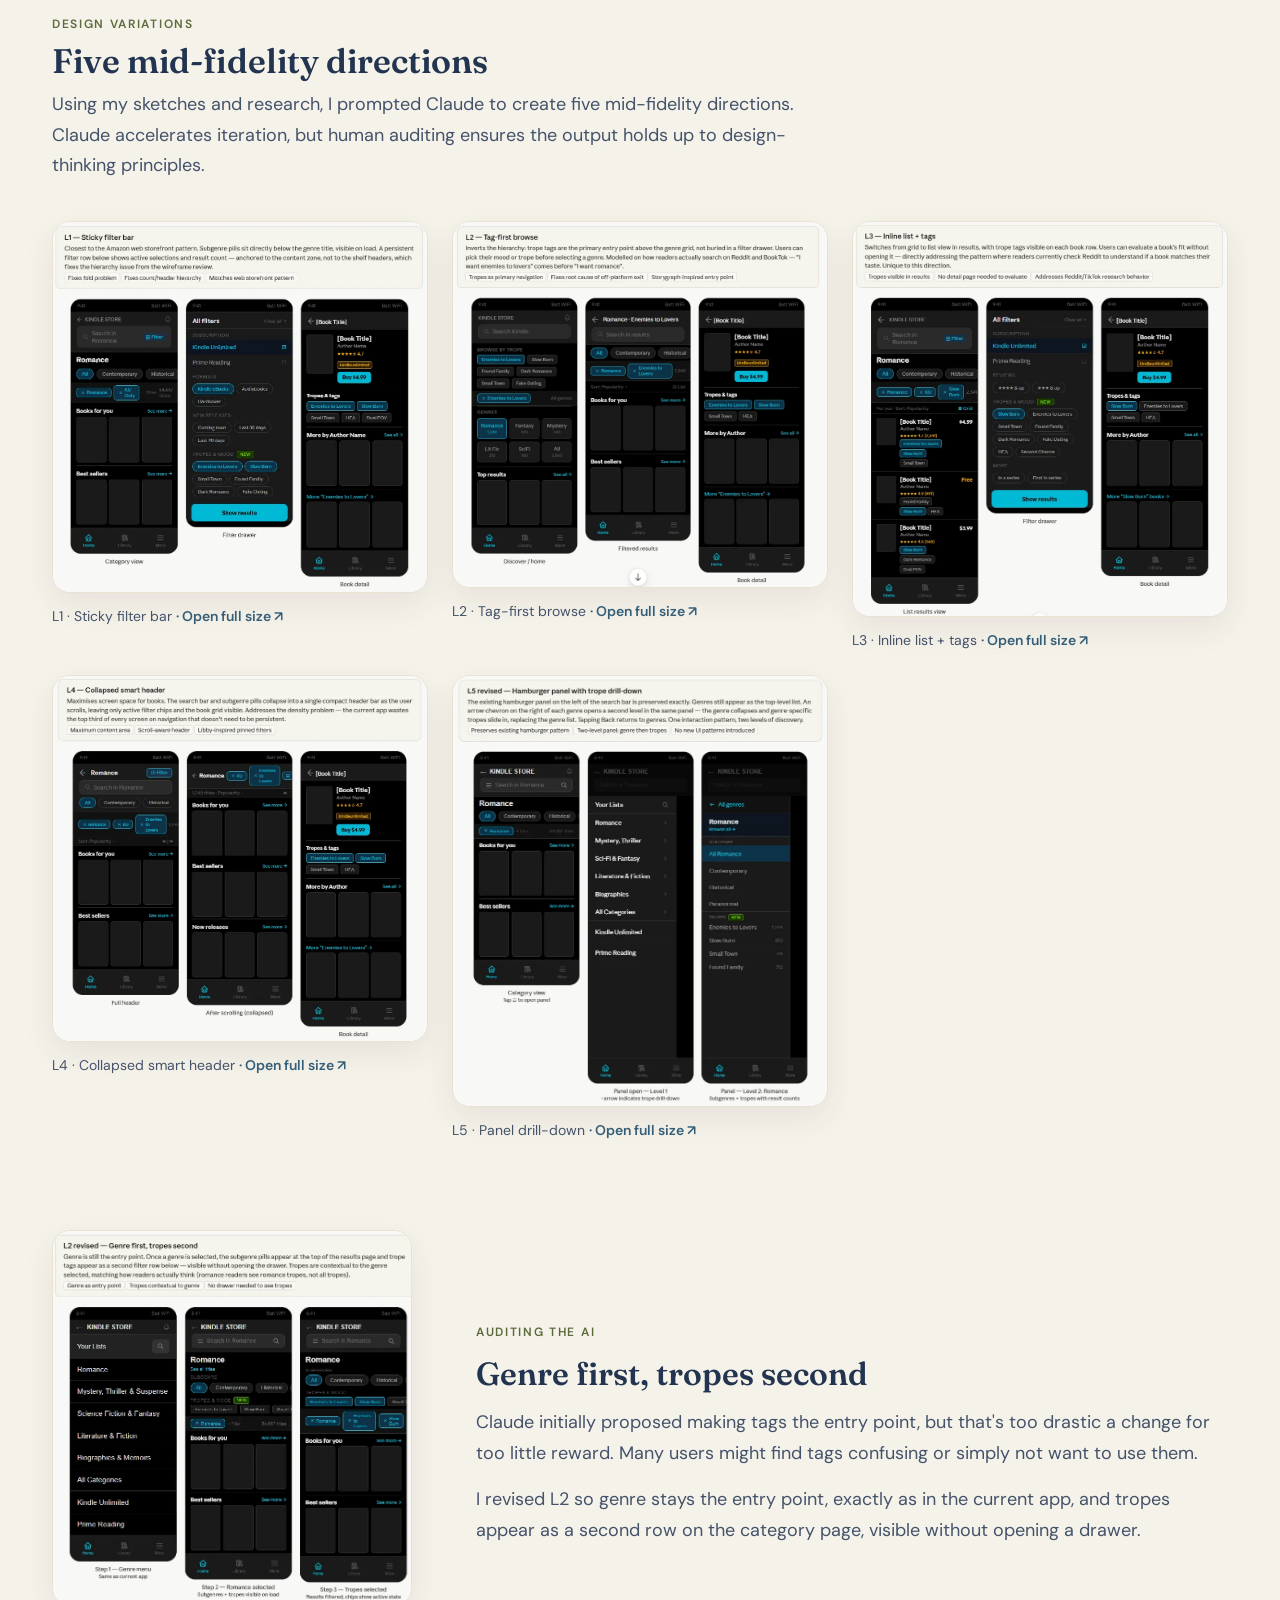
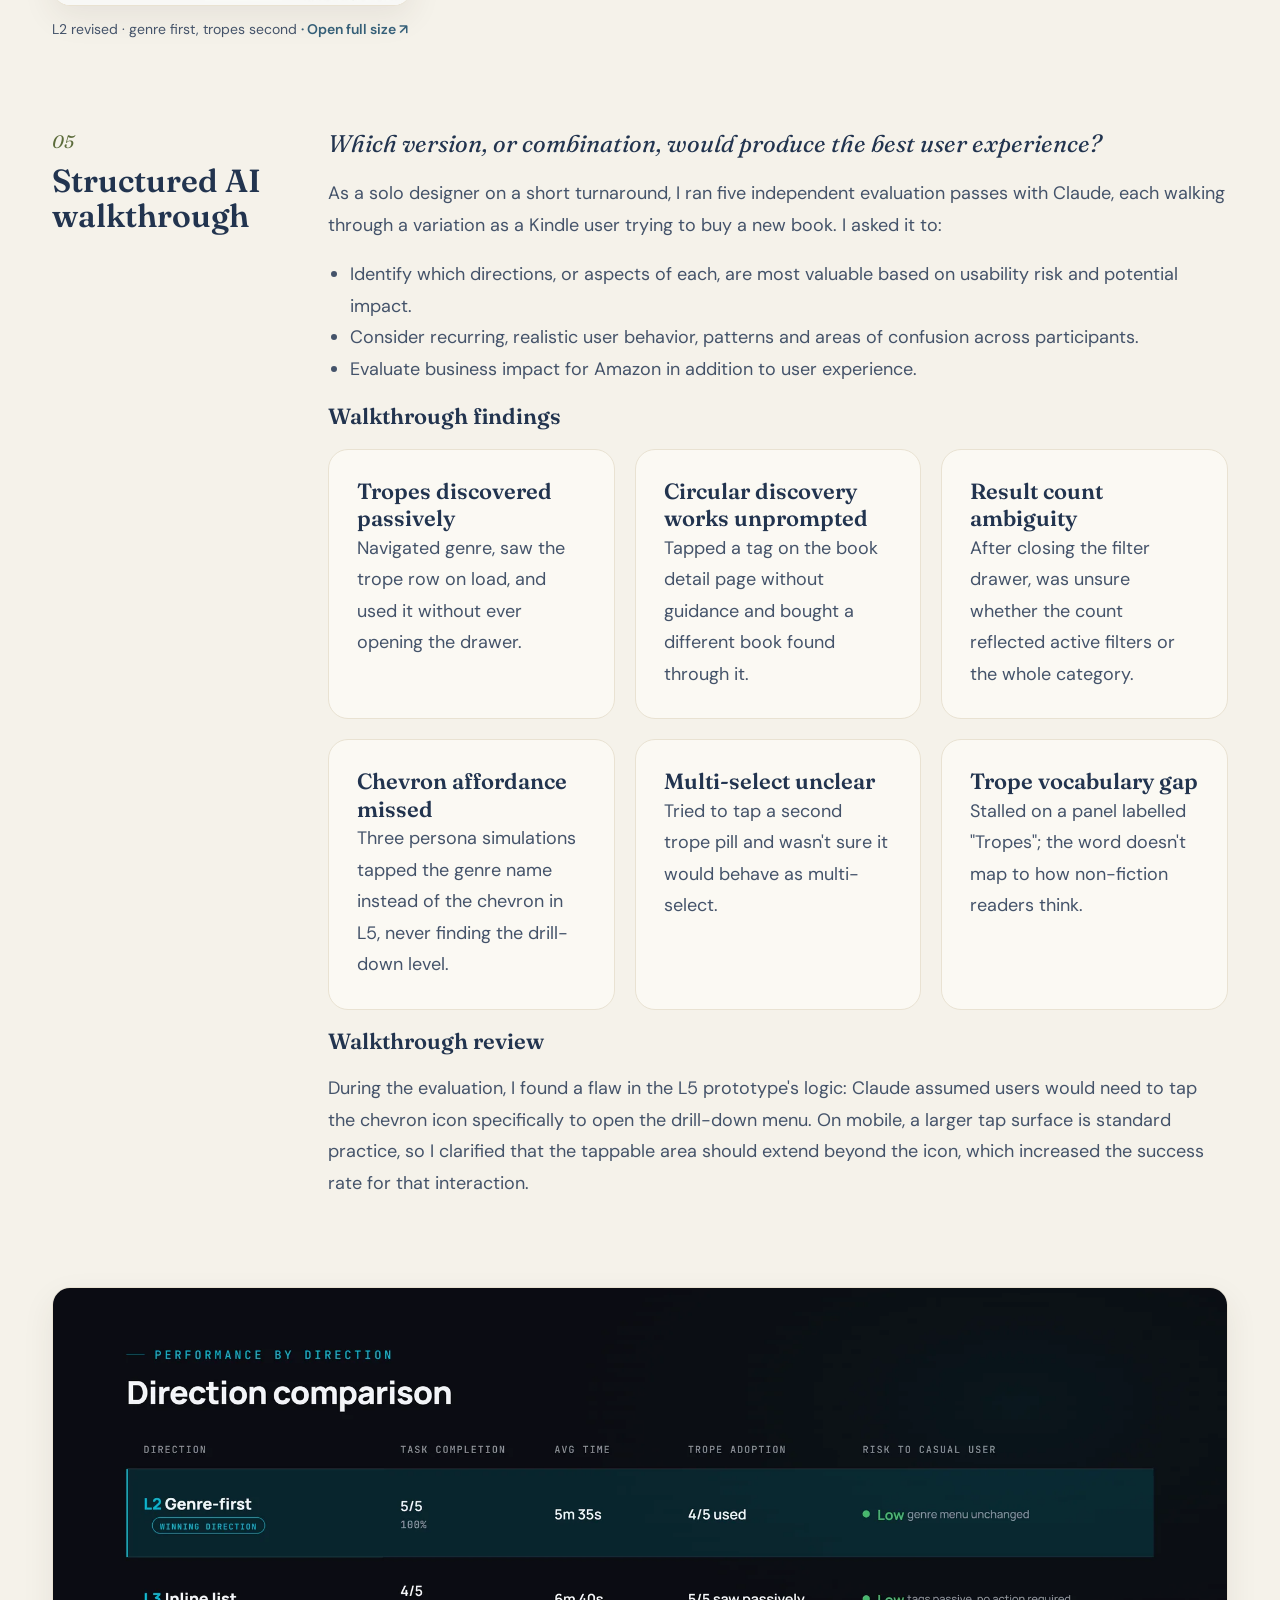
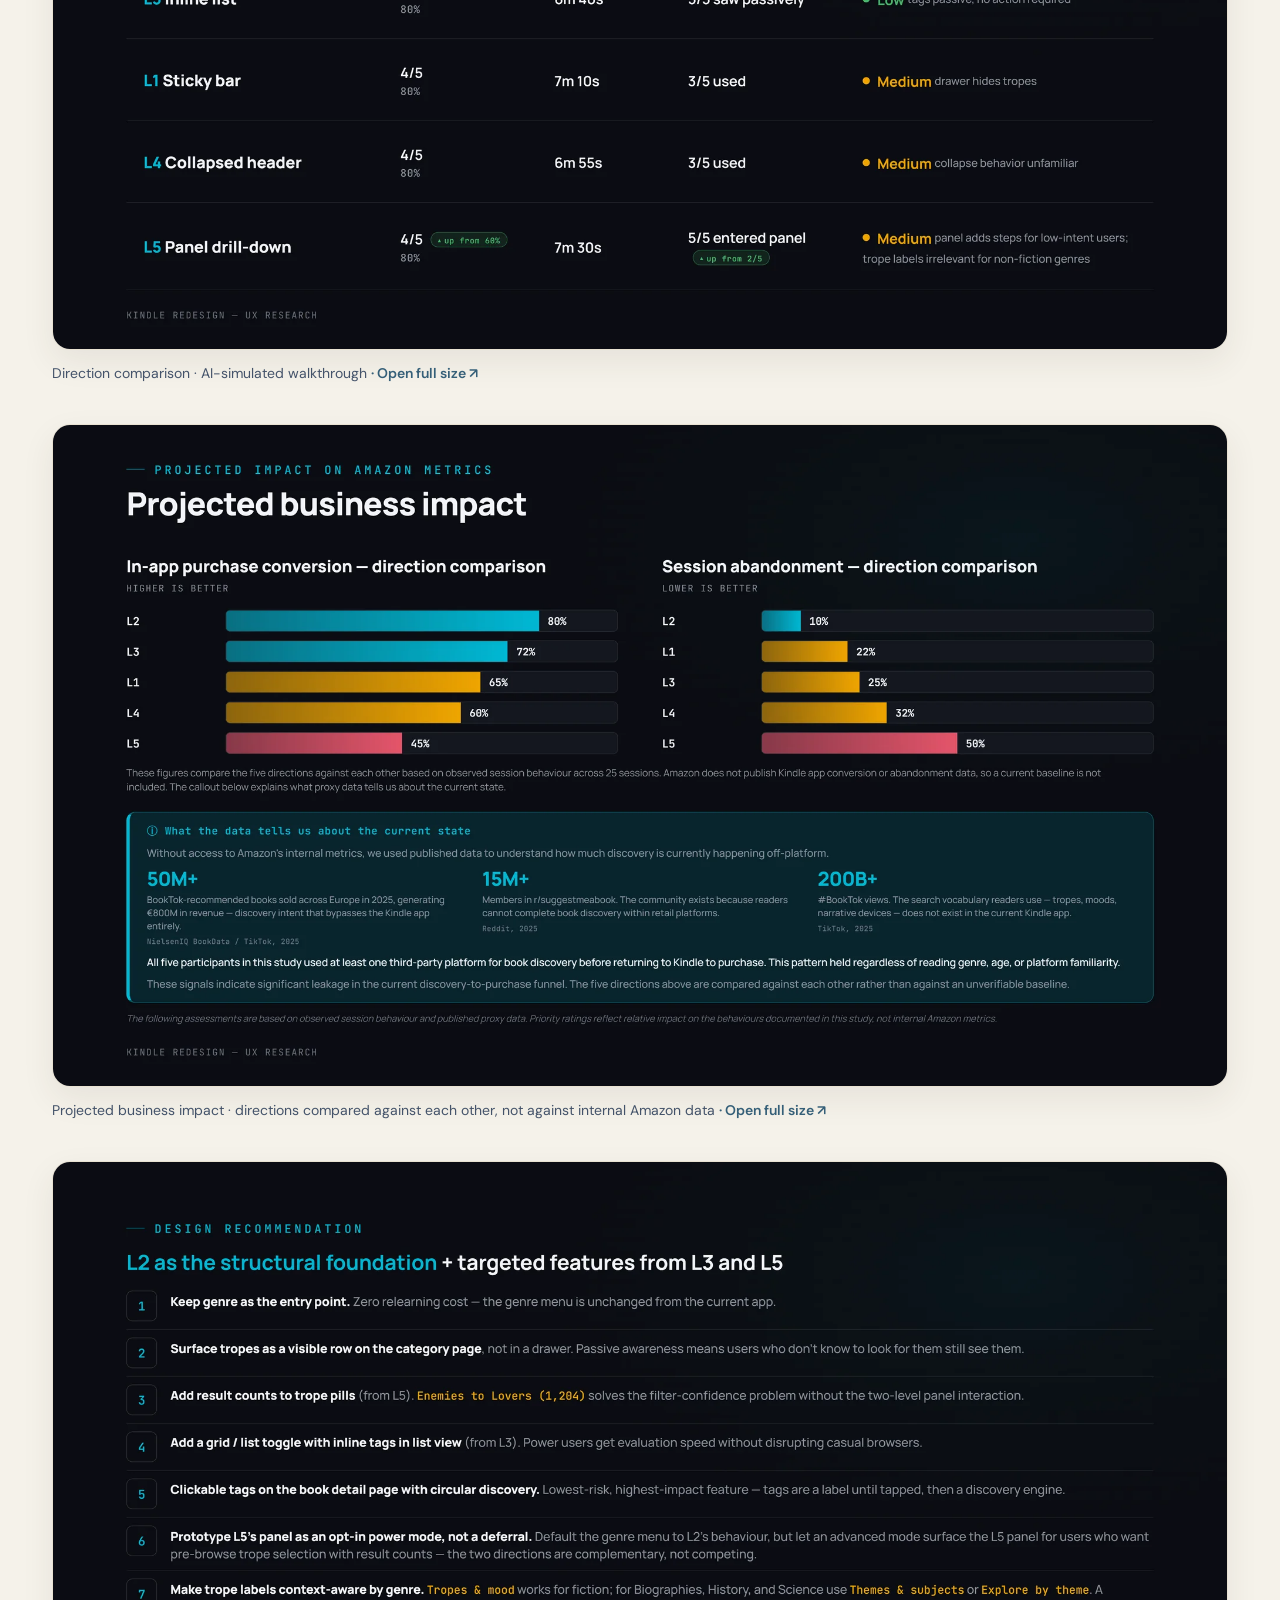
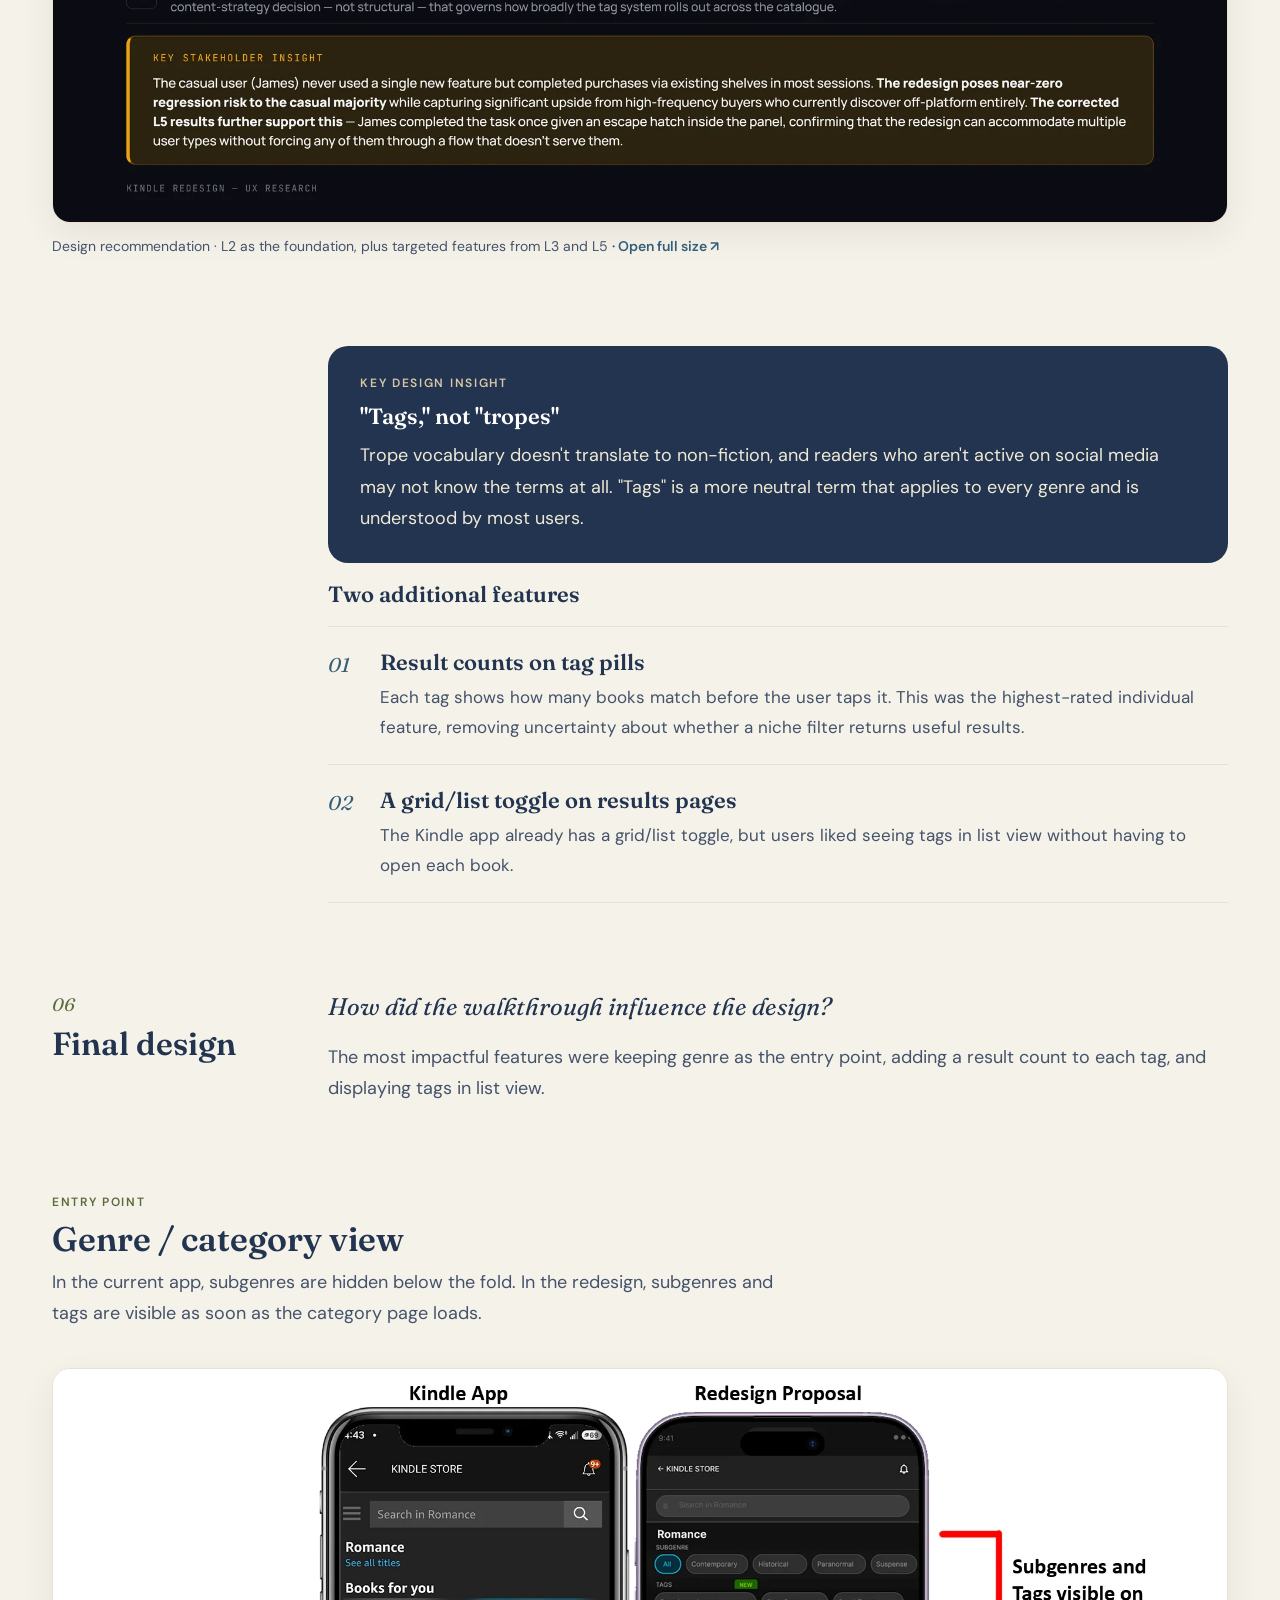
<file: projects/kindle.html>
<!doctype html>
<html lang="en">
<head>
<meta charset="utf-8">
<meta name="viewport" content="width=device-width, initial-scale=1">
<title>Kindle App Redesign · Zayna Kirlew</title>
<meta name="description" content="Redesigning the Kindle app&#x27;s filtering system so readers can browse books by tag, not just genre.">
<meta property="og:image" content="../assets/img/covers/kindle.webp">
<link rel="icon" href="../assets/img/favicon.svg" type="image/svg+xml">
<link rel="preconnect" href="https://fonts.googleapis.com">
<link rel="preconnect" href="https://fonts.gstatic.com" crossorigin>
<link href="https://fonts.googleapis.com/css2?family=Fraunces:ital,opsz,wght@0,9..144,500;0,9..144,600;1,9..144,500;1,9..144,600&family=DM+Sans:wght@400;500;600;700&display=swap" rel="stylesheet">
<link rel="stylesheet" href="../assets/css/style.css?v=20261021j">
</head>
<body>
<a class="skip" href="#main">Skip to content</a>

<header class="site-header">
  <div class="wrap">
    <a class="brand" href="../index.html" aria-label="Zayna Kirlew, home">
      <span class="brand-mark" aria-hidden="true">Z.</span>
      <span class="brand-text">
        <span class="brand-name">Zayna Kirlew</span>
        <span class="brand-role">Product Designer</span>
      </span>
    </a>
    <nav class="nav" aria-label="Main">
      <a href="../index.html#work" aria-current="page">Work</a>
      <a href="../about.html">About</a>
    </nav>
  </div>
</header>

<main id="main">
  <section class="cs-hero" aria-labelledby="cs-title">
    <svg class="sparkle" aria-hidden="true" width="26" height="26" viewBox="0 0 24 24" style="right:6%;top:48px"><path d="M12 1C12.8 8 16 11.2 23 12C16 12.8 12.8 16 12 23C11.2 16 8 12.8 1 12C8 11.2 11.2 8 12 1Z" fill="#355F78"/></svg>
    <div class="wrap">
      <a class="back" href="../index.html#work">
        <svg aria-hidden="true" width="18" height="18" viewBox="0 0 24 24" fill="none" stroke="currentColor" stroke-width="2" stroke-linecap="round" stroke-linejoin="round"><path d="M19 12H5"/><path d="M11 18l-6-6 6-6"/></svg>
        All work
      </a>
      <span class="label">Case study 02 · Mobile UX · 2026</span>
      <h1 id="cs-title">Kindle App Redesign: browse books by <span class="accent">tag</span>, not just genre</h1>
      <p class="lead">Redesigning the Kindle app's filtering system to include tags, bringing the language readers already use into the app, right where they buy.</p>
      <dl class="facts">
        <div class="fact"><dt>Role</dt><dd>Solo Product Designer</dd></div>
        <div class="fact"><dt>Responsibilities</dt><dd>End-to-end design process</dd></div>
        <div class="fact"><dt>Timeline</dt><dd>April 2026</dd></div>
        <div class="fact"><dt>Tools</dt><dd>Figma, FigJam, Claude</dd></div>
      </dl>
      <figure class="cs-cover"><img src="../assets/img/covers/kindle.webp" alt="Kindle redesign summary slide with the task, challenge and solution beside three phone screens showing tappable tags" width="1920" height="1080"></figure>
    </div>
  </section>

  <div class="wrap cs-body">

    <section class="cs-section" aria-labelledby="s-overview">
      <header><span class="num">01</span><h2 id="s-overview">Overview</h2></header>
      <div class="content">
        <p class="sub">How readers find their next book.</p>
        <p>Kindle app users consistently abandon the platform's discovery tools and migrate to Reddit, TikTok and third-party apps to complete the task Amazon should own: finding a book to read next.</p>
        <p>This recurring pattern shows the platform's filtering system is failing, especially on mobile. Recommendations are often books users have already read or that haven't come out yet.</p>
        <p>Most importantly, it offers no way to search by trope, which has become a prominent way for modern readers to discover books.</p>
      </div>
    </section>

    <section class="cs-section" aria-labelledby="s-problem">
      <header><span class="num">02</span><h2 id="s-problem">Defining the problem</h2></header>
      <div class="content">
        <p class="sub">Understanding where the current experience fails.</p>
        <p>I performed a design audit of the Kindle app and the Amazon Kindle web storefront to identify existing issues and inconsistencies, starting with how each one gets a reader to a subgenre.</p>
      </div>
    </section>
    <div class="cs-stack">
      <div class="cs-stack-head"><h3>Kindle app vs. Kindle web storefront</h3><p>The app takes three taps and a scroll to reach subgenres, and the category menu is only reachable at the top of the page. The web storefront gets there in two clicks.</p></div>
      <figure class="cs-wide"><a href="../assets/img/kindle/flow-app.webp" target="_blank" rel="noopener"><img src="../assets/img/kindle/flow-app.webp" alt="Kindle app user flow from the home screen to a subcategory: tap Explore, tap a genre, then scroll about 15 seconds past the fold to reach the subgenre list, with the category menu only reachable at the top of the page." width="1743" height="966" loading="lazy"></a><figcaption>Kindle app · navigating to a subcategory <span class="zoom">· Open full size ↗</span></figcaption></figure>
      <figure class="cs-wide"><a href="../assets/img/kindle/flow-web.webp" target="_blank" rel="noopener"><img src="../assets/img/kindle/flow-web.webp" alt="Kindle web storefront user flow: click a genre, then a subgenre, with subgenres visible in a bar at the top of the category page." width="2000" height="483" loading="lazy"></a><figcaption>Kindle web storefront · the same task in two clicks <span class="zoom">· Open full size ↗</span></figcaption></figure>
    </div>
    <div class="cs-stack">
      <div class="cs-stack-head"><span class="label">The filtering menu</span><h3>Five options in the app, dozens on the web</h3><p>The app's filter is a short dropdown limited to membership, sort order and ratings. The web storefront's "All filters" panel offers formats, release dates, series and dozens of subgenres, none of which reach the app.</p></div>
      <div class="cs-compare">
        <figure class="cs-wide"><a href="../assets/img/kindle/filter-current.webp" target="_blank" rel="noopener"><img src="../assets/img/kindle/filter-current.webp" alt="The current Kindle app filter menu: a small dropdown with only Kindle Unlimited, Prime Reading, eBooks with Audible, sort by popularity and customer reviews." width="653" height="1400" loading="lazy"></a><figcaption>Current Kindle app filter menu <span class="zoom">· Open full size ↗</span></figcaption></figure>
        <figure class="cs-wide"><a href="../assets/img/kindle/filter-web.webp" target="_blank" rel="noopener"><img src="../assets/img/kindle/filter-web.webp" alt="The Amazon web storefront All filters panel: memberships, formats, reviews, new releases, series options and a long list of romance subgenres such as Small Town Romance, Enemies to Lovers and Fake Dating, all as selectable pills." width="1593" height="1234" loading="lazy"></a><figcaption>Kindle web storefront · All filters panel <span class="zoom">· Open full size ↗</span></figcaption></figure>
      </div>
    </div>

    <section class="cs-section" aria-labelledby="s-pain">
      <header><span class="label">Pain points</span><h2 id="s-pain">What the audit found</h2></header>
      <div class="content">
        <p>Hierarchy issues completely hide some features, and the app and web platform are vastly inconsistent.</p>
        <div class="points">
          <div class="point"><span class="n">01</span><div><h3>Filtering requires too many steps</h3><p>The app requires three taps and a scroll to reach subgenres; the web storefront reaches the same point in two clicks. Subgenres are hidden below the fold, and users who don't scroll don't know they exist.</p></div></div>
          <div class="point"><span class="n">02</span><div><h3>Recommendations aren't trustworthy</h3><p>"Recommended for You" surfaces unreleased titles with no way to filter them out. Research found users describing up to 80% of suggestions as books they already own. Neither platform lets you filter out "previously downloaded," a pain point for Kindle Unlimited members.</p></div></div>
          <div class="point"><span class="n">03</span><div><h3>The app doesn't speak the reader's language</h3><p>Readers now search with trope and mood vocabulary ("enemies to lovers," "slow burn," "dark academia") driven by BookTok and communities like r/suggestmeabook.</p></div></div>
        </div>
      </div>
    </section>
    <div class="cs-stack">
      <div class="cs-stack-head"><h3>User journey map</h3><p>The journey holds steady until filtering, where readers hit dead ends and leave for Reddit, TikTok or StoryGraph. Users leaving the app entirely during discovery is a key issue for stakeholders.</p></div>
      <figure class="cs-wide"><a href="../assets/img/kindle/journey.webp" target="_blank" rel="noopener"><img src="../assets/img/kindle/journey.webp" alt="User journey map for Kindle app book discovery across six stages, from trigger to return and purchase, with actions, touchpoints, pain points and opportunities. The emotional curve dips from hopeful to frustrated at filtering and defeated when readers search elsewhere, then recovers to satisfied when they return to buy." width="1720" height="1266" loading="lazy"></a><figcaption>User journey map · Kindle app book discovery <span class="zoom">· Open full size ↗</span></figcaption></figure>
    </div>

    <section class="cs-section" aria-labelledby="s-competitive">
      <header><span class="num">03</span><h2 id="s-competitive">The discovery journey</h2></header>
      <div class="content">
        <p class="sub">Expanding the design audit to competitors.</p>
        <p>With a baseline in place, I used Claude to compare the Kindle app to other reading and discovery platforms across eight core discovery features.</p>
      </div>
    </section>
    <figure class="cs-wide"><a href="../assets/img/kindle/competitive.webp" target="_blank" rel="noopener"><img src="../assets/img/kindle/competitive.webp" alt="Competitive audit table comparing the Kindle app, Amazon web, StoryGraph, Goodreads, Libby and Wattpad on eight discovery features. The Kindle app is marked absent on all eight, while StoryGraph supports every one." width="1400" height="1094" loading="lazy"></a><figcaption>Competitive audit · book discovery and filtering <span class="zoom">· Open full size ↗</span></figcaption></figure>
    <section class="cs-section" aria-label="Competitive takeaway">
      <header></header>
      <div class="content">
        <div class="callout">
          <span class="label">Competitive takeaway</span>
          <p>The Kindle app is severely behind on discovery features and isn't capitalizing on the demand for trope-based filtering.</p>
        </div>
      </div>
    </section>

    <section class="cs-section" aria-labelledby="s-explore">
      <header><span class="num">04</span><h2 id="s-explore">Design exploration</h2></header>
      <div class="content">
        <p class="sub">Which layout and hierarchy best showcase the design features?</p>
        <p>Based on user and market research, I identified the features that would have the greatest impact:</p>
        <div class="points">
          <div class="point"><span class="n">01</span><div><h3>Subgenres and tropes visible on load</h3><p>A horizontal pill row at the top of the category page, similar to the web storefront's sticky bar, resolves the fold-line problem immediately.</p></div></div>
          <div class="point"><span class="n">02</span><div><h3>A trope/mood tag system on book pages</h3><p>Tags applied by publishers and authors make trope-based browsing native to the app.</p></div></div>
          <div class="point"><span class="n">03</span><div><h3>A multi-select, persistent filter system</h3><p>Users need to combine criteria. Drawing on StoryGraph and Amazon's web experience, a filter drawer or sticky filter bar with multi-select addresses the single largest structural failure in the app.</p></div></div>
          <div class="point"><span class="n">04</span><div><h3>Filter out already-read and unreleased books by default</h3><p>Purchased and pre-order-only titles are excluded from recommendation feeds by default, with an opt-in toggle. This single change would materially improve "Recommended for You."</p></div></div>
          <div class="point"><span class="n">05</span><div><h3>Clickable tags with circular discovery</h3><p>Tags on a book page link to more books with the same trope.</p></div></div>
        </div>
      </div>
    </section>
    <div class="cs-stack">
      <div class="cs-stack-head"><h3>Initial sketches</h3><p>I started on paper, sketching a filter bar on the category page, a full filter panel and a subgenre drill-down.</p></div>
      <figure class="cs-wide"><a href="../assets/img/kindle/sketches-v2.webp" target="_blank" rel="noopener"><img src="../assets/img/kindle/sketches-v2.webp" alt="Hand-drawn wireframes for the Kindle mobile filter proposal: a category page with a filter button, category tabs and filter pills above Books for You; an All filters panel with membership, format, review, new release, category and subgenre sections; a Browse Kindle menu that drills into a subgenre list; and category pages with filters and list-view results." width="2000" height="1566" loading="lazy"></a><figcaption>Paper wireframes · Kindle mobile filter proposal <span class="zoom">· Open full size ↗</span></figcaption></figure>
    </div>

    <div class="cs-stack">
      <div class="cs-stack-head"><span class="label">Design variations</span><h3>Five mid-fidelity directions</h3><p>Using my sketches and research, I prompted Claude to create five mid-fidelity directions. Claude accelerates iteration, but human auditing ensures the output holds up to design-thinking principles.</p></div>
      <div class="cs-dirs">
        <figure class="cs-wide"><a href="../assets/img/kindle/l1-sticky.webp" target="_blank" rel="noopener"><img src="../assets/img/kindle/l1-sticky.webp" alt="Direction L1, sticky filter bar: subgenre pills sit directly below the genre title on the category page, with a filter drawer and a book detail page with tappable tropes." width="917" height="907" loading="lazy"></a><figcaption>L1 · Sticky filter bar <span class="zoom">· Open full size ↗</span></figcaption></figure>
        <figure class="cs-wide"><a href="../assets/img/kindle/l2-tag-first.webp" target="_blank" rel="noopener"><img src="../assets/img/kindle/l2-tag-first.webp" alt="Direction L2, tag-first browse: trope tags are the primary entry point above the genre grid on the discover screen." width="930" height="908" loading="lazy"></a><figcaption>L2 · Tag-first browse <span class="zoom">· Open full size ↗</span></figcaption></figure>
        <figure class="cs-wide"><a href="../assets/img/kindle/l3-inline.webp" target="_blank" rel="noopener"><img src="../assets/img/kindle/l3-inline.webp" alt="Direction L3, inline list with tags: results switch to a list view where each book shows its trope tags." width="918" height="967" loading="lazy"></a><figcaption>L3 · Inline list + tags <span class="zoom">· Open full size ↗</span></figcaption></figure>
        <figure class="cs-wide"><a href="../assets/img/kindle/l4-collapsed.webp" target="_blank" rel="noopener"><img src="../assets/img/kindle/l4-collapsed.webp" alt="Direction L4, collapsed smart header: the search bar and subgenre pills collapse into a compact header as the user scrolls." width="928" height="905" loading="lazy"></a><figcaption>L4 · Collapsed smart header <span class="zoom">· Open full size ↗</span></figcaption></figure>
        <figure class="cs-wide"><a href="../assets/img/kindle/l5-panel.webp" target="_blank" rel="noopener"><img src="../assets/img/kindle/l5-panel.webp" alt="Direction L5, hamburger panel with trope drill-down: the existing genre menu gains a second panel of subgenres and tropes with result counts." width="816" height="939" loading="lazy"></a><figcaption>L5 · Panel drill-down <span class="zoom">· Open full size ↗</span></figcaption></figure>
      </div>
    </div>
    <div class="cs-split">
      <figure class="cs-wide"><a href="../assets/img/kindle/l2-revised.webp" target="_blank" rel="noopener"><img src="../assets/img/kindle/l2-revised.webp" alt="L2 revised, genre first and tropes second: the unchanged genre menu, then a Romance page with subgenre pills and a new tropes and mood row visible on load, then the same page with tropes selected." width="773" height="807" loading="lazy"></a><figcaption>L2 revised · genre first, tropes second <span class="zoom">· Open full size ↗</span></figcaption></figure>
      <div class="cs-split-text">
        <span class="label">Auditing the AI</span>
        <h3>Genre first, tropes second</h3>
        <p>Claude initially proposed making tags the entry point, but that's too drastic a change for too little reward. Many users might find tags confusing or simply not want to use them.</p>
        <p>I revised L2 so genre stays the entry point, exactly as in the current app, and tropes appear as a second row on the category page, visible without opening a drawer.</p>
      </div>
    </div>

    <section class="cs-section" aria-labelledby="s-walkthrough">
      <header><span class="num">05</span><h2 id="s-walkthrough">Structured AI walkthrough</h2></header>
      <div class="content">
        <p class="sub">Which version, or combination, would produce the best user experience?</p>
        <p>As a solo designer on a short turnaround, I ran five independent evaluation passes with Claude, each walking through a variation as a Kindle user trying to buy a new book. I asked it to:</p>
        <ul>
          <li>Identify which directions, or aspects of each, are most valuable based on usability risk and potential impact.</li>
          <li>Consider recurring, realistic user behavior, patterns and areas of confusion across participants.</li>
          <li>Evaluate business impact for Amazon in addition to user experience.</li>
        </ul>
        <h3>Walkthrough findings</h3>
        <div class="cards">
          <div class="card"><h3>Tropes discovered passively</h3><p>Navigated genre, saw the trope row on load, and used it without ever opening the drawer.</p></div>
          <div class="card"><h3>Circular discovery works unprompted</h3><p>Tapped a tag on the book detail page without guidance and bought a different book found through it.</p></div>
          <div class="card"><h3>Result count ambiguity</h3><p>After closing the filter drawer, was unsure whether the count reflected active filters or the whole category.</p></div>
          <div class="card"><h3>Chevron affordance missed</h3><p>Three persona simulations tapped the genre name instead of the chevron in L5, never finding the drill-down level.</p></div>
          <div class="card"><h3>Multi-select unclear</h3><p>Tried to tap a second trope pill and wasn't sure it would behave as multi-select.</p></div>
          <div class="card"><h3>Trope vocabulary gap</h3><p>Stalled on a panel labelled "Tropes"; the word doesn't map to how non-fiction readers think.</p></div>
        </div>
        <h3>Walkthrough review</h3>
        <p>During the evaluation, I found a flaw in the L5 prototype's logic: Claude assumed users would need to tap the chevron icon specifically to open the drill-down menu. On mobile, a larger tap surface is standard practice, so I clarified that the tappable area should extend beyond the icon, which increased the success rate for that interaction.</p>
      </div>
    </section>
    <div class="cs-stack">
      <figure class="cs-wide"><a href="../assets/img/kindle/direction-comparison.webp" target="_blank" rel="noopener"><img src="../assets/img/kindle/direction-comparison.webp" alt="Direction comparison table from the AI-simulated walkthrough. L2 genre-first is the winning direction with 5 of 5 tasks completed and low risk to casual users. L3, L1, L4 and L5 each completed 4 of 5; L5 improved after the tap-target correction." width="2000" height="1125" loading="lazy"></a><figcaption>Direction comparison · AI-simulated walkthrough <span class="zoom">· Open full size ↗</span></figcaption></figure>
      <figure class="cs-wide"><a href="../assets/img/kindle/business-impact.webp" target="_blank" rel="noopener"><img src="../assets/img/kindle/business-impact.webp" alt="Projected business impact charts comparing the five directions: L2 leads in-app purchase conversion and has the lowest session abandonment, while L5 is weakest on both. A callout cites public signals of off-platform discovery, such as BookTok and r/suggestmeabook." width="2000" height="1125" loading="lazy"></a><figcaption>Projected business impact · directions compared against each other, not against internal Amazon data <span class="zoom">· Open full size ↗</span></figcaption></figure>
      <figure class="cs-wide"><a href="../assets/img/kindle/recommendation.webp" target="_blank" rel="noopener"><img src="../assets/img/kindle/recommendation.webp" alt="Design recommendation: use L2 as the structural foundation, with targeted features from L3 and L5, listed as seven steps, plus a stakeholder insight about low regression risk for casual browsers." width="2000" height="1125" loading="lazy"></a><figcaption>Design recommendation · L2 as the foundation, plus targeted features from L3 and L5 <span class="zoom">· Open full size ↗</span></figcaption></figure>
    </div>
    <section class="cs-section" aria-label="Key design insight">
      <header></header>
      <div class="content">
        <div class="callout">
          <span class="label">Key design insight</span>
          <h3>"Tags," not "tropes"</h3>
          <p>Trope vocabulary doesn't translate to non-fiction, and readers who aren't active on social media may not know the terms at all. "Tags" is a more neutral term that applies to every genre and is understood by most users.</p>
        </div>
        <h3>Two additional features</h3>
        <div class="points">
          <div class="point"><span class="n">01</span><div><h3>Result counts on tag pills</h3><p>Each tag shows how many books match before the user taps it. This was the highest-rated individual feature, removing uncertainty about whether a niche filter returns useful results.</p></div></div>
          <div class="point"><span class="n">02</span><div><h3>A grid/list toggle on results pages</h3><p>The Kindle app already has a grid/list toggle, but users liked seeing tags in list view without having to open each book.</p></div></div>
        </div>
      </div>
    </section>

    <section class="cs-section" aria-labelledby="s-final">
      <header><span class="num">06</span><h2 id="s-final">Final design</h2></header>
      <div class="content">
        <p class="sub">How did the walkthrough influence the design?</p>
        <p>The most impactful features were keeping genre as the entry point, adding a result count to each tag, and displaying tags in list view.</p>
      </div>
    </section>
    <div class="cs-stack">
      <div class="cs-stack-head"><span class="label">Entry point</span><h3>Genre / category view</h3><p>In the current app, subgenres are hidden below the fold. In the redesign, subgenres and tags are visible as soon as the category page loads.</p></div>
      <figure class="cs-wide"><a href="../assets/img/kindle/genre-entry.webp" target="_blank" rel="noopener"><img src="../assets/img/kindle/genre-entry.webp" alt="Side-by-side comparison of the Romance category page. In the current Kindle app, subgenres are hidden below the fold. In the redesign proposal, subgenre pills and tags are visible on load." width="1920" height="1080" loading="lazy"></a><figcaption>Kindle app vs. redesign proposal · Romance category page <span class="zoom">· Open full size ↗</span></figcaption></figure>
    </div>
    <div class="cs-split">
      <figure class="cs-wide"><a href="../assets/img/kindle/list-view.webp" target="_blank" rel="noopener"><img src="../assets/img/kindle/list-view.webp" alt="Redesigned Romance results in list view, filtered by Enemies to Lovers, with each book showing its price, rating, Kindle Unlimited badge and tags." width="653" height="1400" loading="lazy"></a><figcaption>Tags on list view <span class="zoom">· Open full size ↗</span></figcaption></figure>
      <div class="cs-split-text">
        <span class="label">Scannability</span>
        <h3>Tags on list view</h3>
        <ul>
          <li>Users can toggle between the default grid view and a list view.</li>
          <li>Tags are displayed in list view, so readers can scan for what they want without opening each book.</li>
        </ul>
      </div>
    </div>
    <div class="cs-split wide-media">
      <figure class="cs-wide"><a href="../assets/img/kindle/filter-menu.webp" target="_blank" rel="noopener"><img src="../assets/img/kindle/filter-menu.webp" alt="Side-by-side comparison of the filter menu. The current Kindle app shows a small dropdown with five options. The redesign proposal is a full All filters panel with subscription, format, reviews, new releases, series, category, sub-category and a new tags section with result counts and multi-select." width="1138" height="1080" loading="lazy"></a><figcaption>Kindle app vs. redesign proposal · filter menu <span class="zoom">· Open full size ↗</span></figcaption></figure>
      <div class="cs-split-text">
        <span class="label">Filter menu</span>
        <h3>Closer to the web experience</h3>
        <ul>
          <li>Users can filter by release date, genre, subgenre and tag.</li>
          <li>Previously downloaded and purchased books are filtered out by default.</li>
          <li>Each tag shows its result count.</li>
          <li>Users can select multiple tags.</li>
        </ul>
      </div>
    </div>
    <div class="cs-split">
      <figure class="cs-video">
        <video src="../assets/img/kindle/circular-discovery.mp4" poster="../assets/img/kindle/circular-discovery-poster.webp" width="434" height="800" muted loop playsinline controls preload="metadata" data-autoplay aria-label="Prototype recording: on a book detail page, tapping the Enemies to Lovers tag opens cross-genre results for that tag."></video>
        <figcaption>Prototype · tapping a tag on a book page</figcaption>
      </figure>
      <div class="cs-split-text">
        <span class="label">Circular discovery</span>
        <h3>Every tag leads to the next book</h3>
        <ul>
          <li>Tapping a tag opens cross-genre results.</li>
          <li>Tapping "See all" on a shelf stays scoped to the current genre.</li>
        </ul>
      </div>
    </div>

    <section class="cs-section" aria-labelledby="s-conclusion">
      <header><span class="num">07</span><h2 id="s-conclusion">Conclusion</h2></header>
      <div class="content">
        <p class="sub">Keeping discovery, and the purchase, inside the app.</p>
        <p>Readers already know how they want to find books: by genre first, then by the tropes and moods they talk about online. Bringing that language into the Kindle app with tags, result counts and a fuller filter menu gives them a reason to stay instead of leaving for Reddit, TikTok or StoryGraph.</p>
        <div class="stats">
          <div class="stat"><span class="stat-num">On load</span><span class="stat-label">subgenres and tags are visible on the genre page, with no extra tap or scroll below the fold</span></div>
          <div class="stat"><span class="stat-num">80%</span><span class="stat-label">projected in-app purchase conversion for the genre-first direction, the highest of the five</span></div>
          <div class="stat"><span class="stat-num">10%</span><span class="stat-label">projected session abandonment, versus 50% for the weakest direction</span></div>
        </div>
        <h3>Projected outcomes</h3>
        <div class="points">
          <div class="point"><span class="n">01</span><div><h3>Readers stay in the app to discover</h3><p>Tags and circular discovery cover the trope-based browsing readers currently do off-platform, so Amazon keeps the discovery moment, not just the final purchase.</p></div></div>
          <div class="point"><span class="n">02</span><div><h3>More trustworthy recommendations</h3><p>Filtering out owned, previously downloaded and unreleased titles by default removes the noise that makes "Recommended for You" easy to ignore, especially for Kindle Unlimited members.</p></div></div>
          <div class="point"><span class="n">03</span><div><h3>Low risk for casual readers</h3><p>Genre stays the entry point and the menu is unchanged, so readers who never use tags lose nothing, while frequent readers gain faster, more confident filtering.</p></div></div>
        </div>
        <p class="note">Conversion and abandonment figures are projections that compare the five directions against each other. They are not measured Kindle data.</p>
      </div>
    </section>

    <a class="next" href="coucou.html">
      <span style="display:flex;flex-direction:column;gap:4px">
        <span class="label">Next project</span>
        <span class="h2">Coucou French Patisserie</span>
      </span>
      <span class="arrow" aria-hidden="true"><svg width="18" height="18" viewBox="0 0 24 24" fill="none" stroke="currentColor" stroke-width="2" stroke-linecap="round" stroke-linejoin="round"><path d="M5 12h14"/><path d="M13 6l6 6-6 6"/></svg></span>
    </a>

  </div>
</main>

<footer id="contact" class="site-footer wrap">
  <div class="footer-top">
    <div style="display:flex;flex-direction:column;gap:16px">
      <span class="num">Contact</span>
      <h2 class="h2">Let's work <span class="accent">together.</span></h2>
    </div>
    <div class="contact">
      <a class="btn btn-outline" href="mailto:zaynakirlew@gmail.com">
        <svg aria-hidden="true" width="20" height="20" viewBox="0 0 24 24" fill="none" stroke="currentColor" stroke-width="2" stroke-linecap="round" stroke-linejoin="round"><rect x="3" y="5" width="18" height="14" rx="2"/><path d="M3 7l9 6 9-6"/></svg>
        Email
      </a>
      <a class="btn btn-outline" href="https://www.linkedin.com/in/zkirlew/" target="_blank" rel="noopener">
        <svg aria-hidden="true" width="20" height="20" viewBox="0 0 24 24" fill="none" stroke="currentColor" stroke-width="2" stroke-linecap="round" stroke-linejoin="round"><path d="M16 8a6 6 0 0 1 6 6v7h-4v-7a2 2 0 0 0-4 0v7h-4v-7a6 6 0 0 1 6-6z"/><rect x="2" y="9" width="4" height="12"/><circle cx="4" cy="4" r="2"/></svg>
        LinkedIn
      </a>
    </div>
  </div>
  <div class="footer-bottom">
    <span>© <span data-year>2026</span> Zayna Kirlew</span>
    <a href="#main">Back to top ↑</a>
  </div>
</footer>

<script src="../assets/js/main.js?v=20261021j"></script>
</body>
</html>
</file>
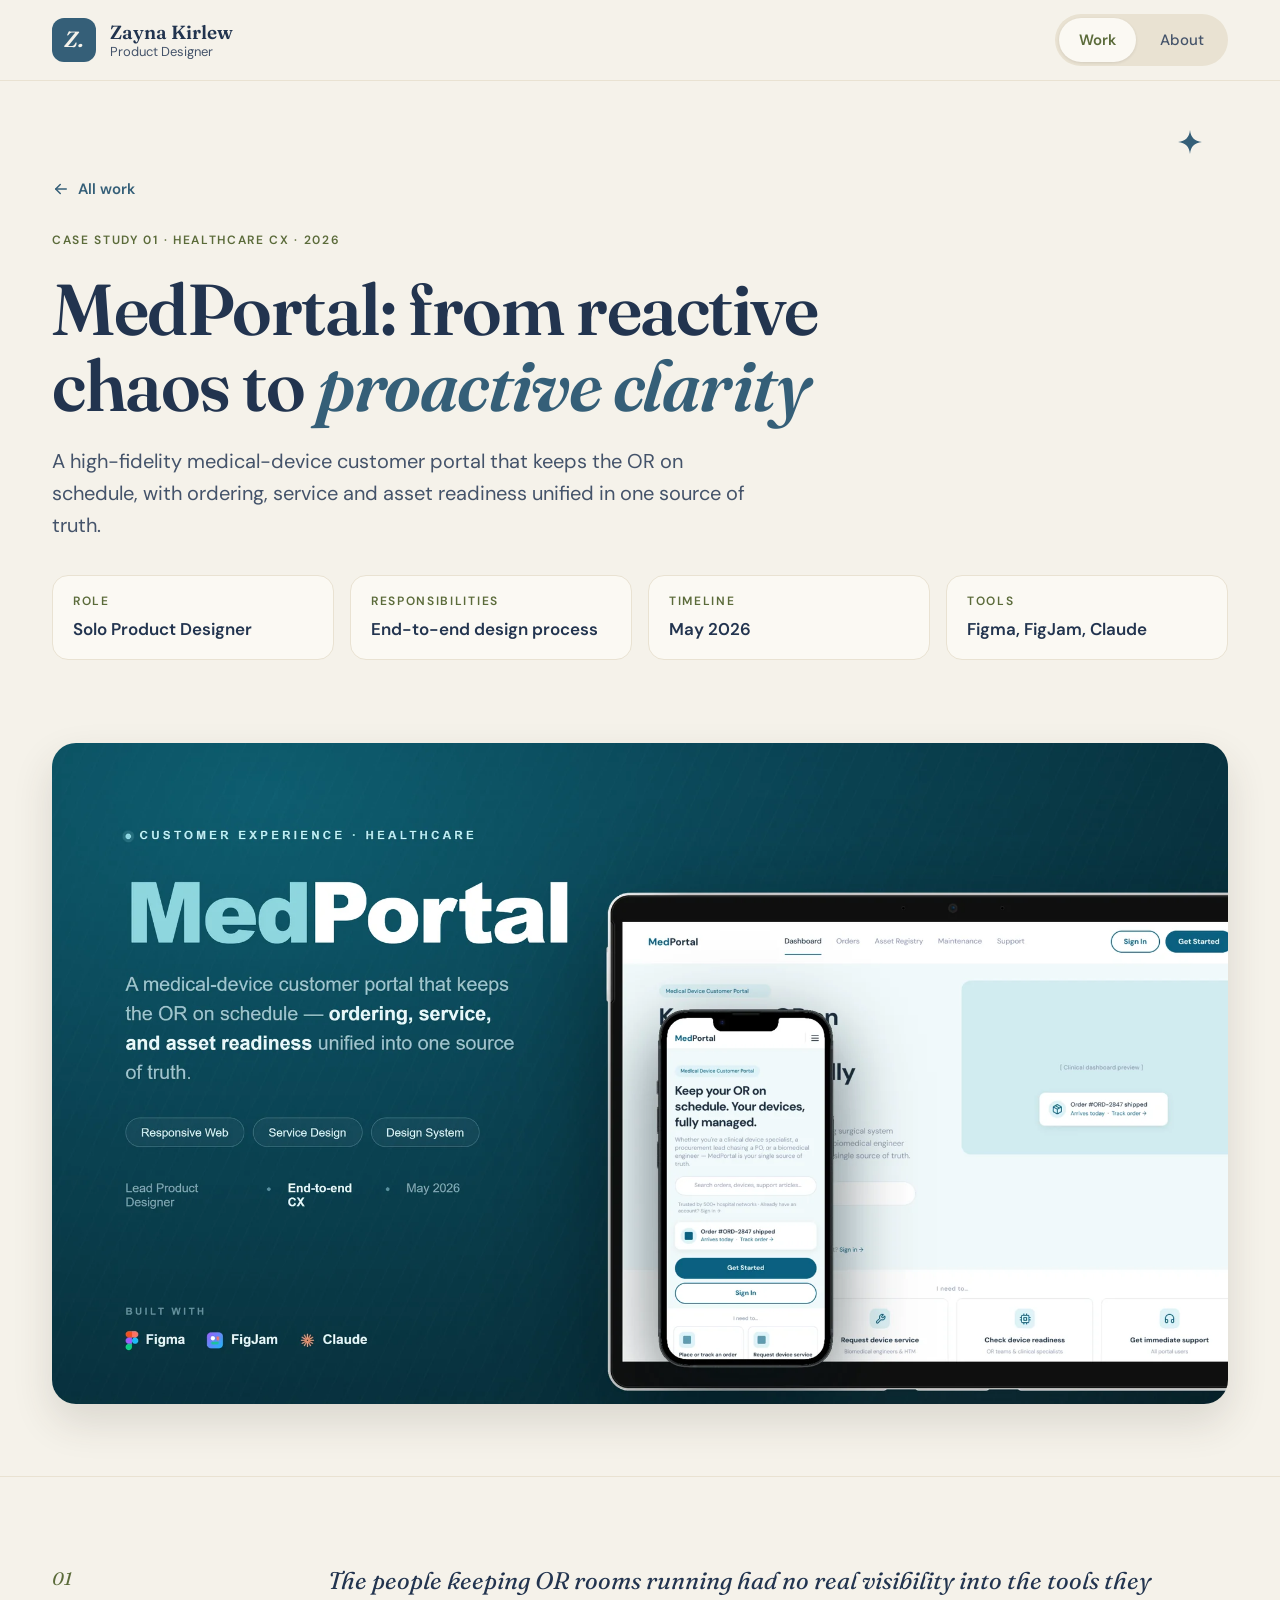
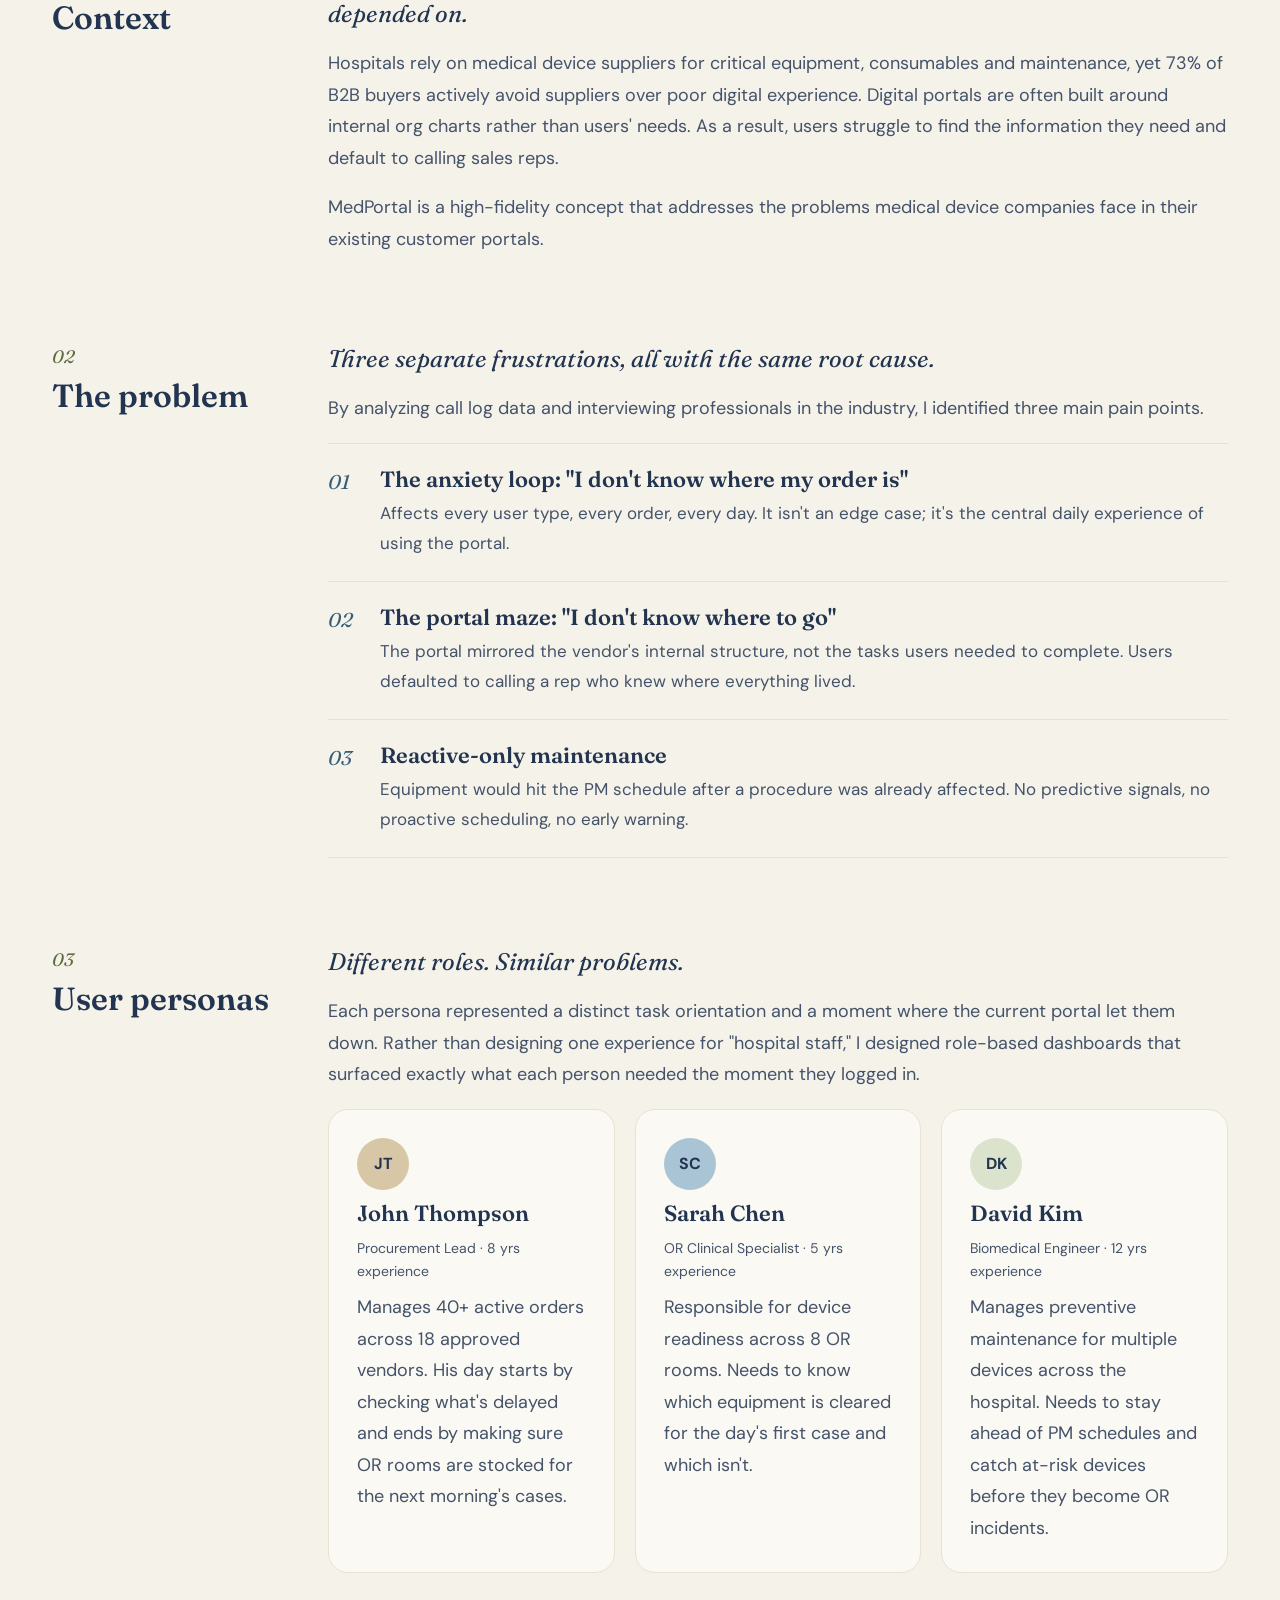
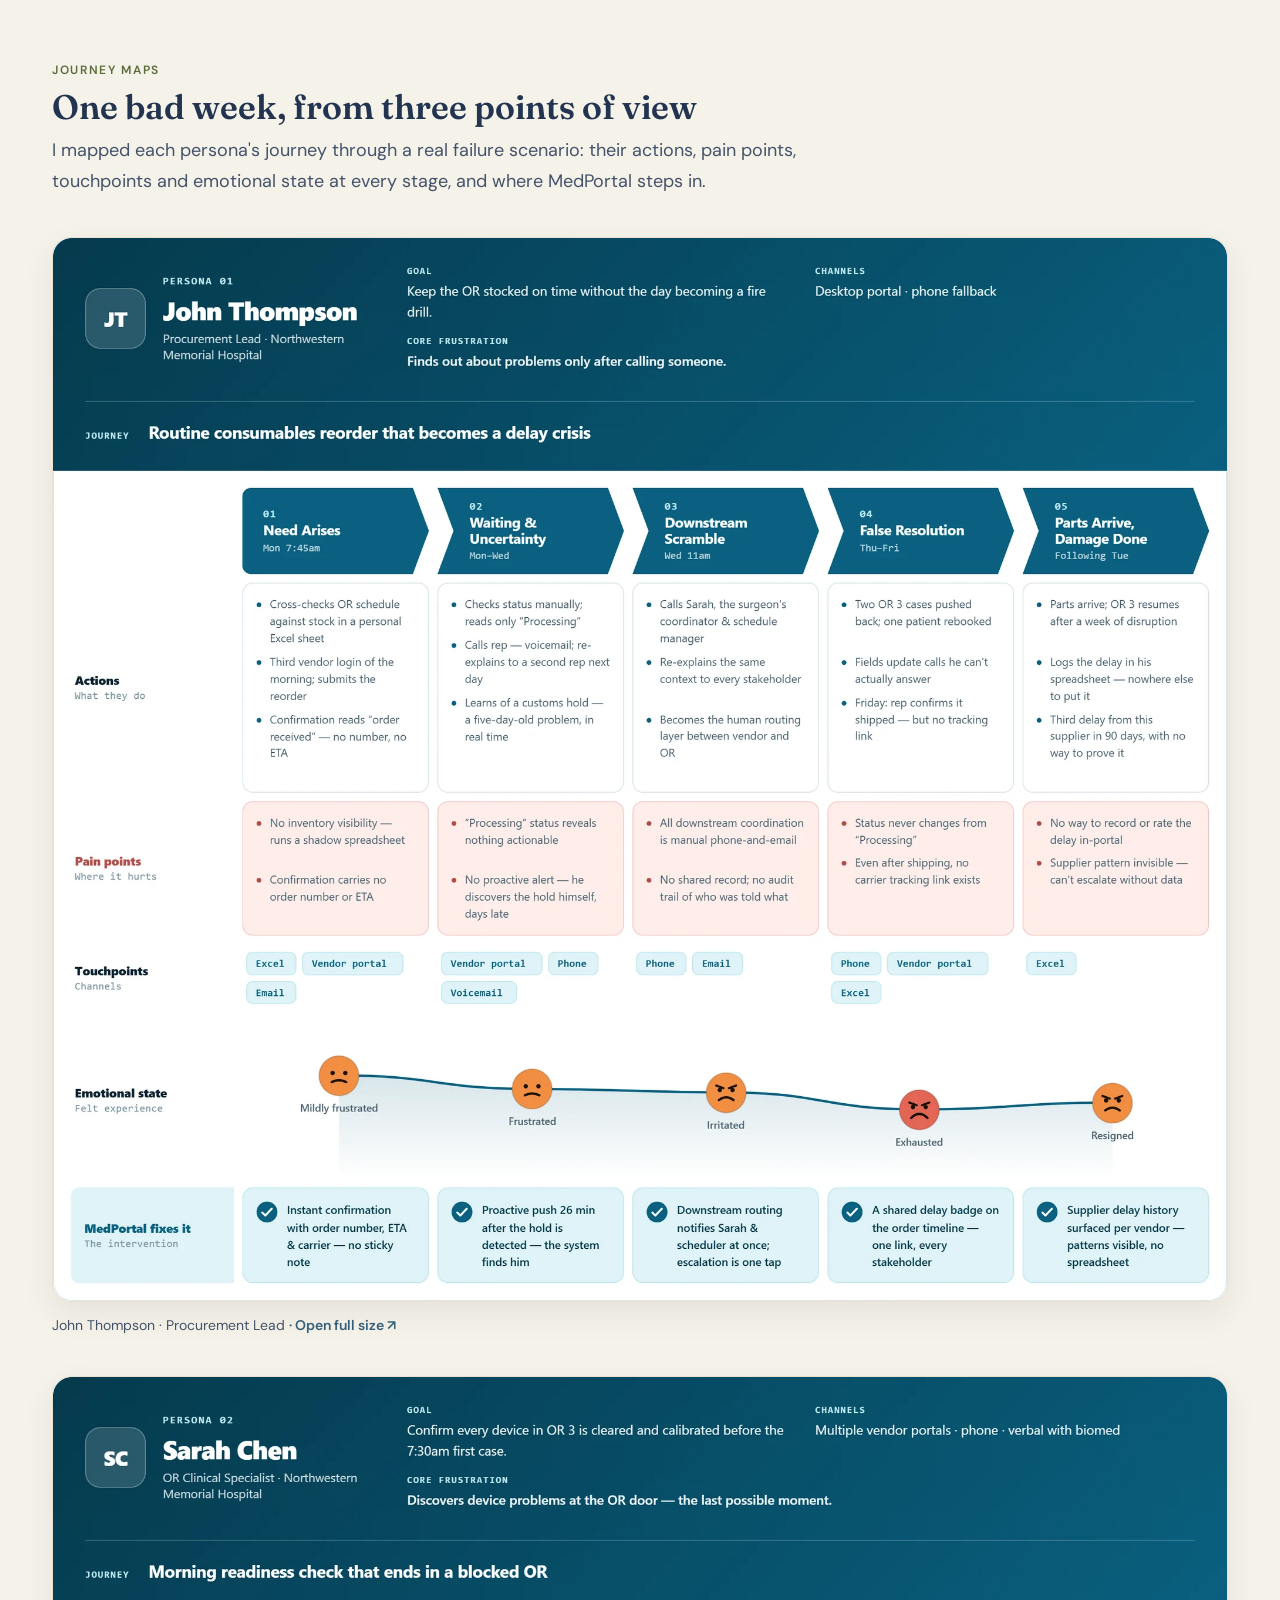
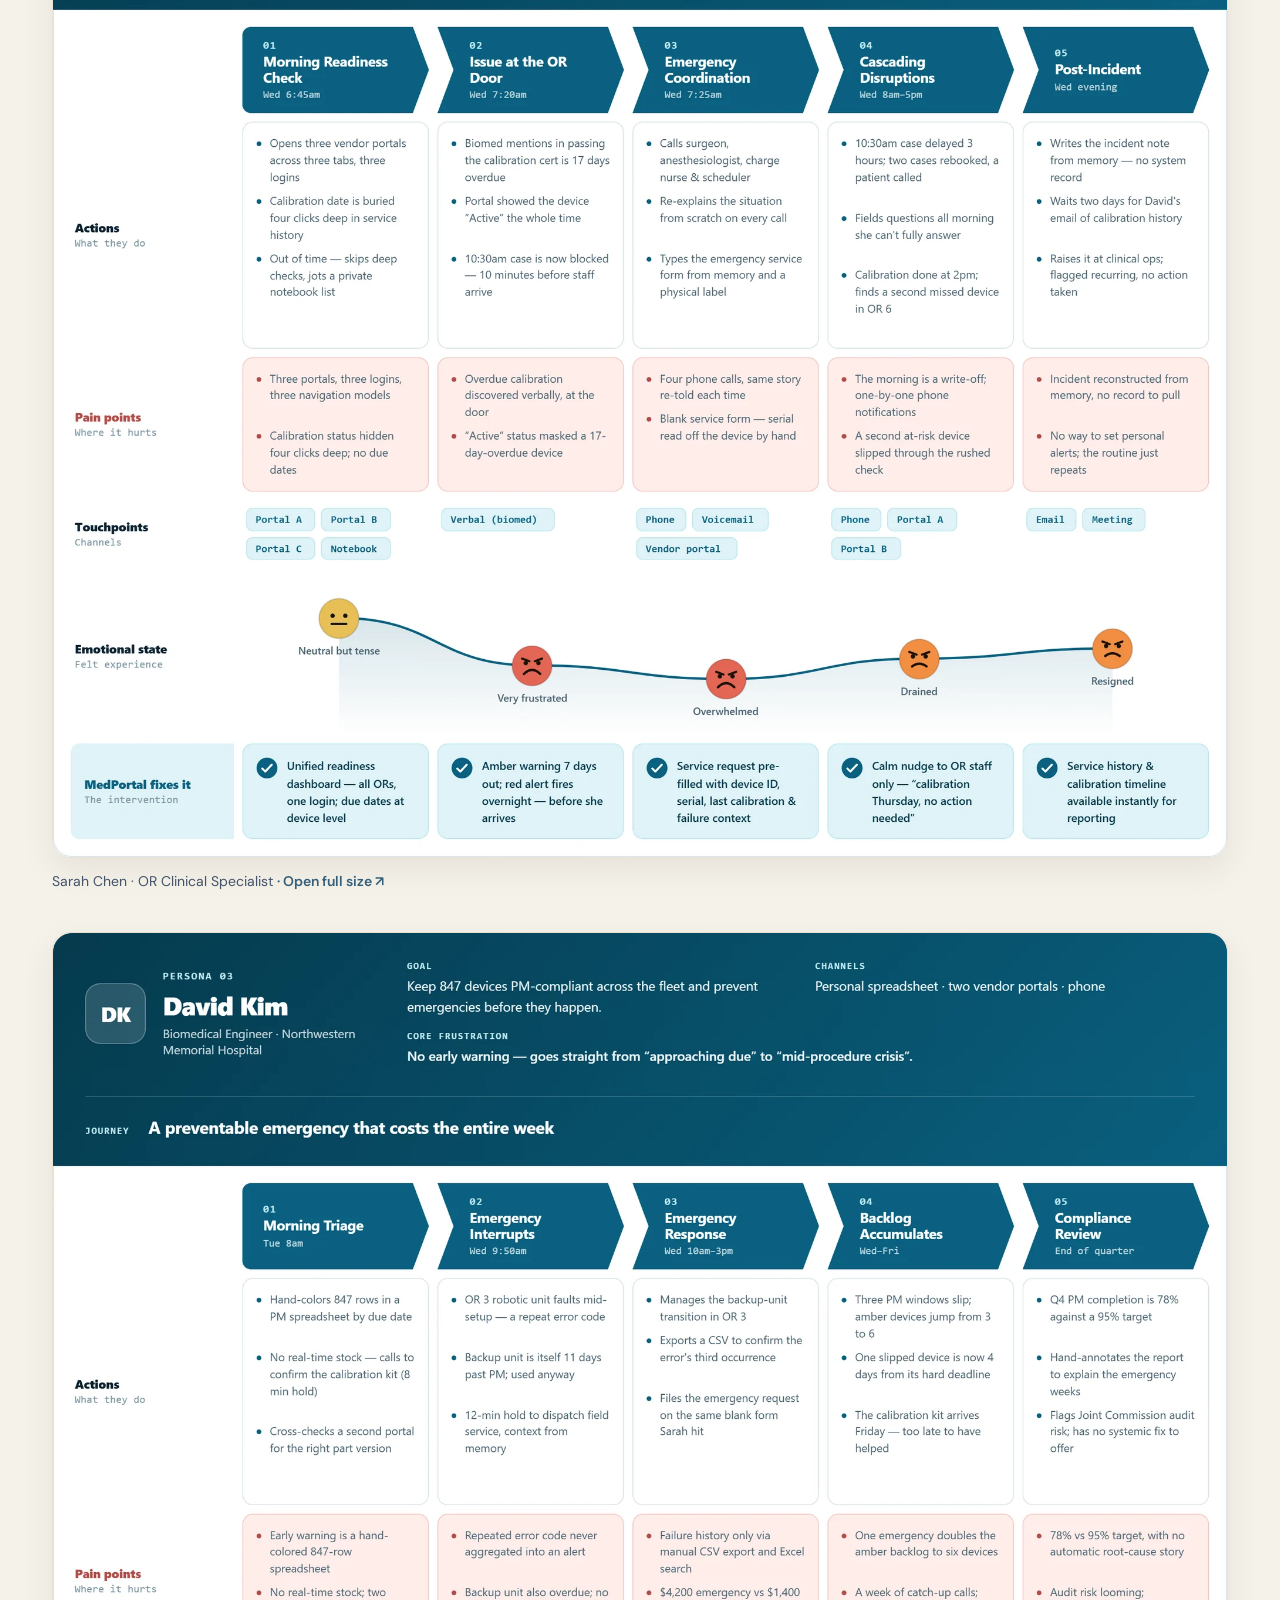
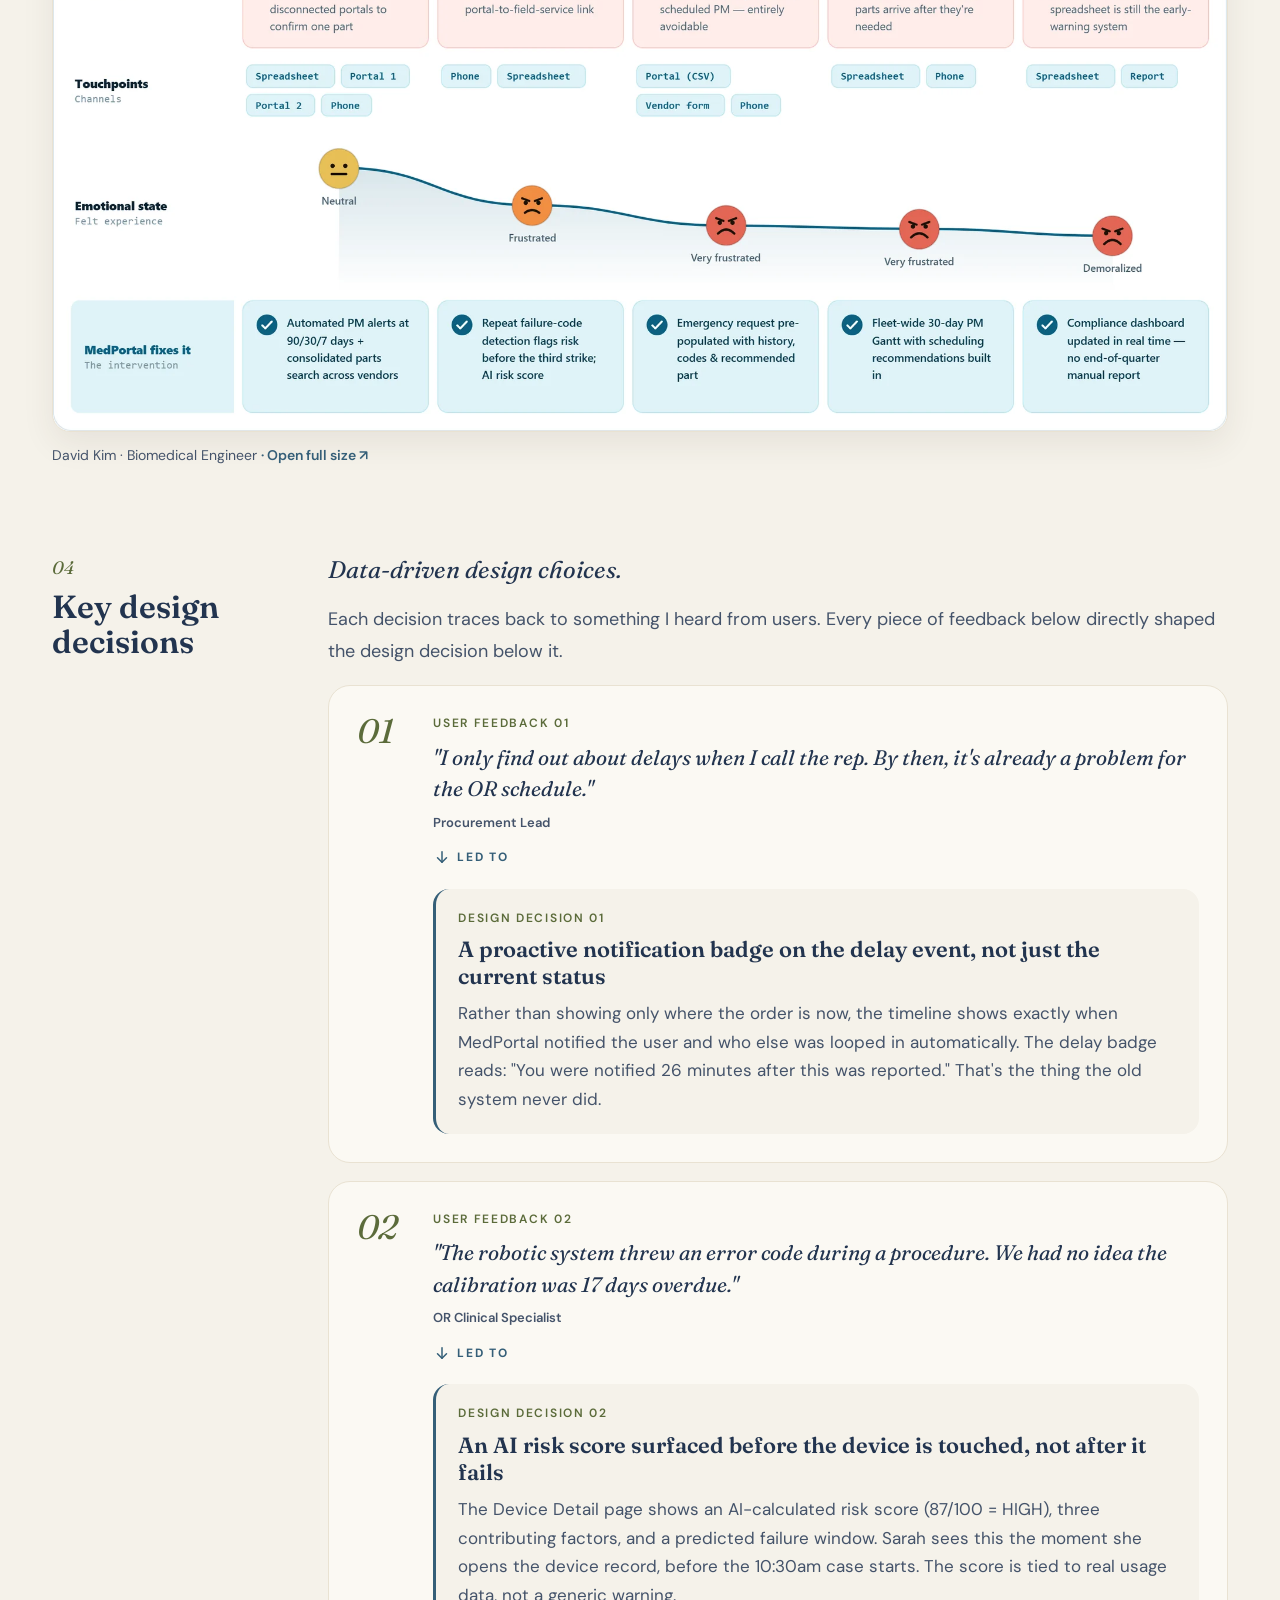
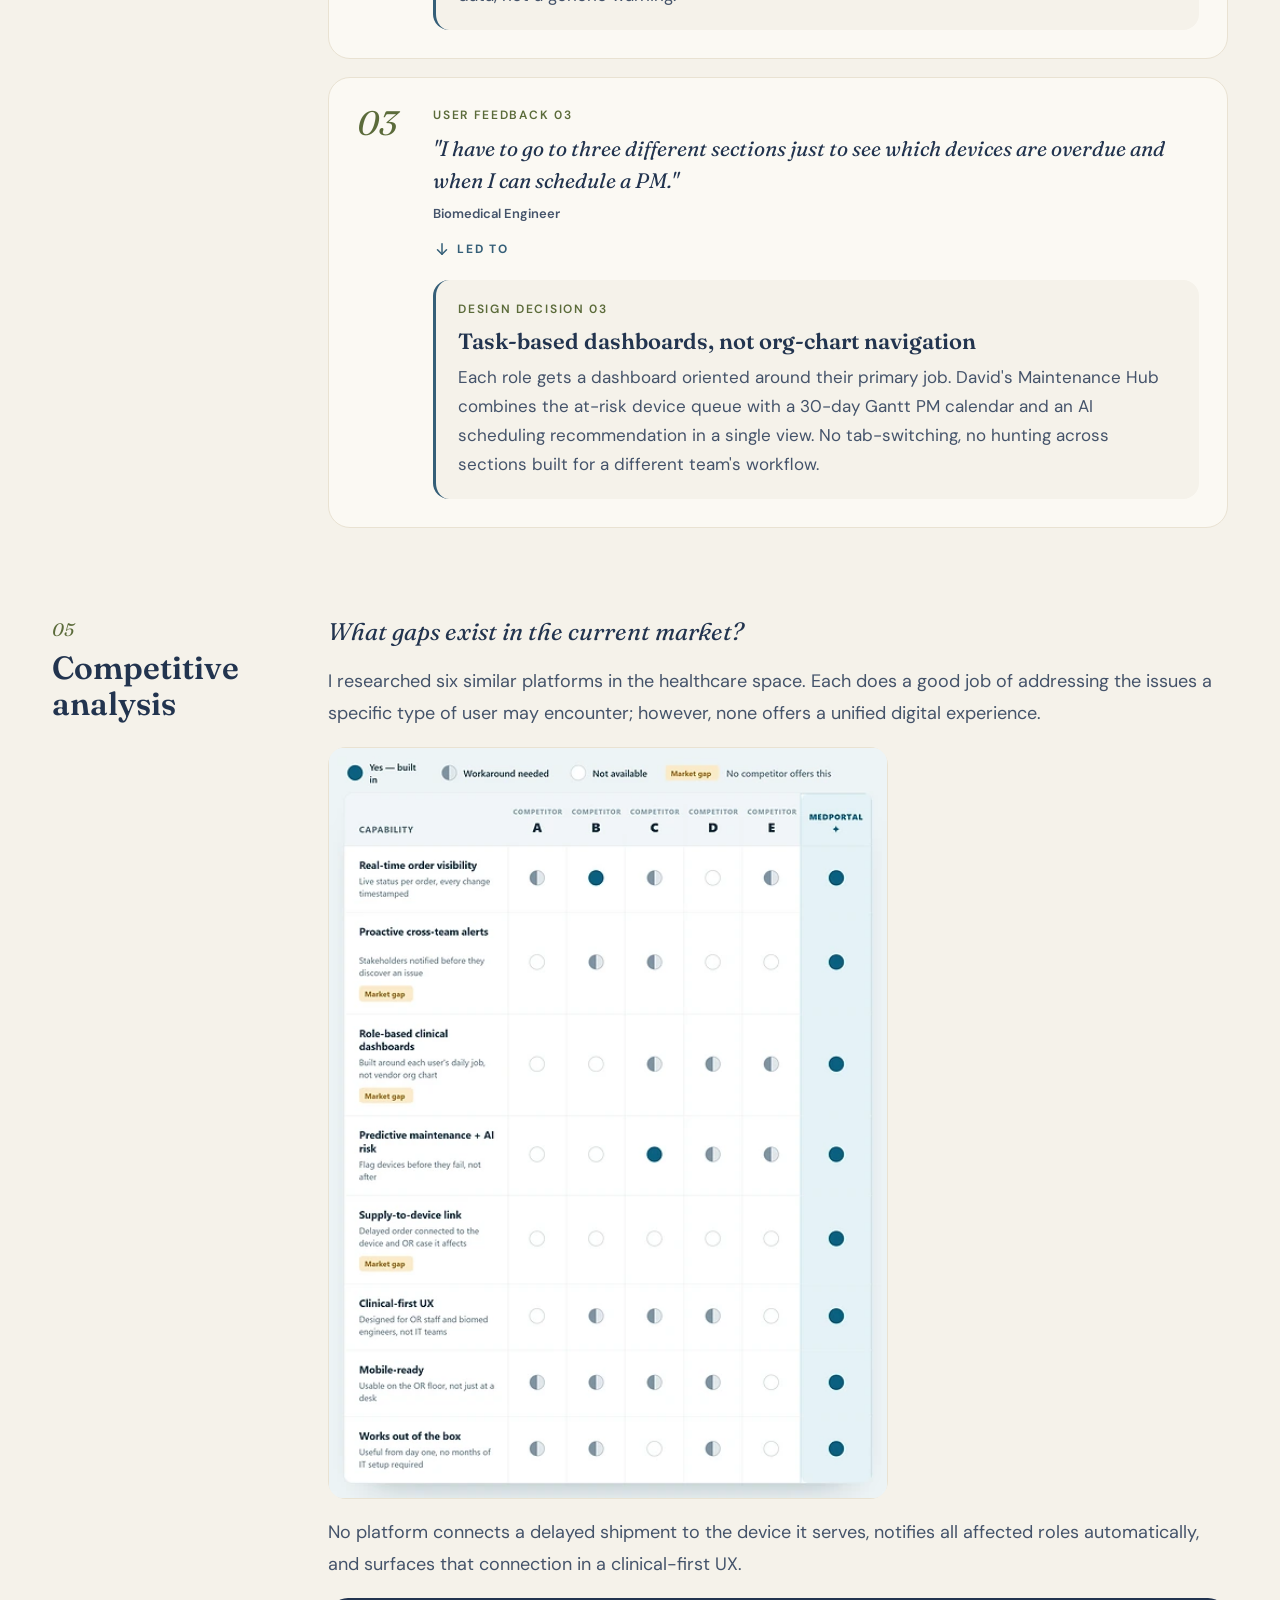
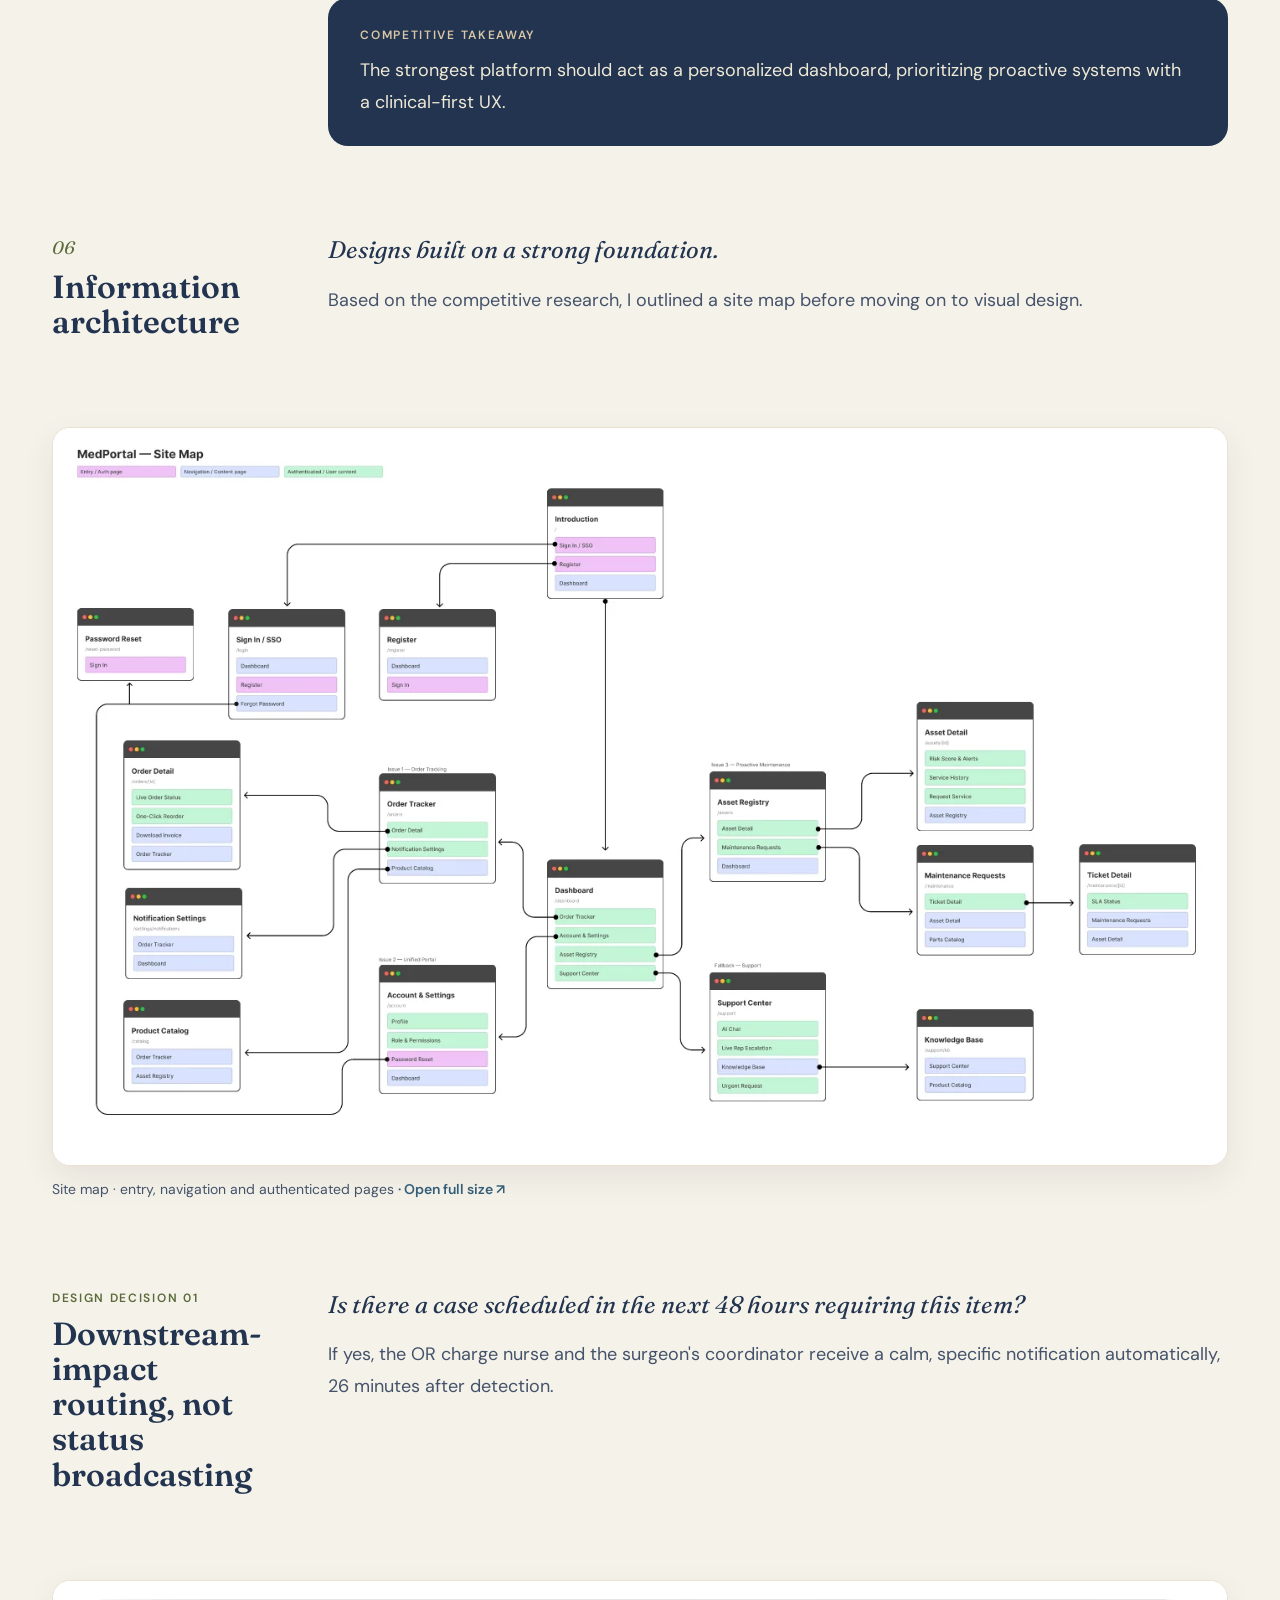
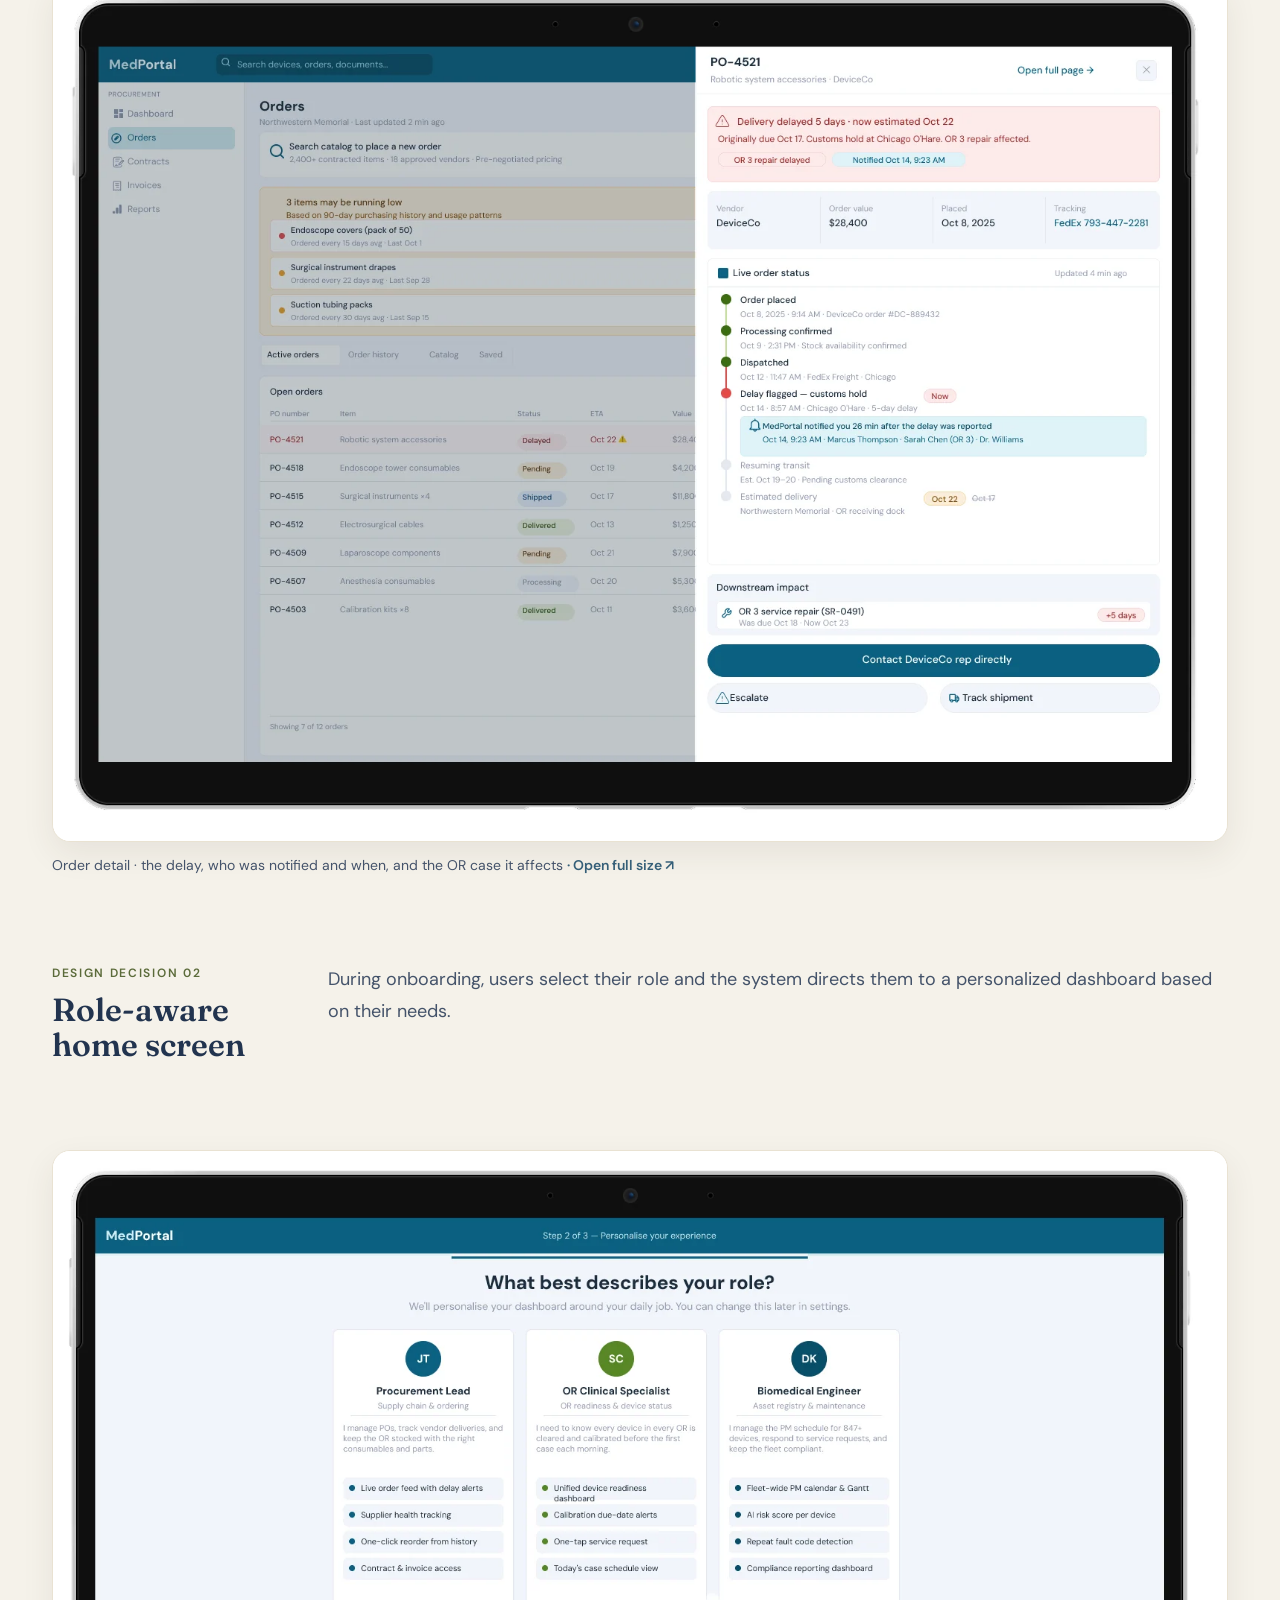
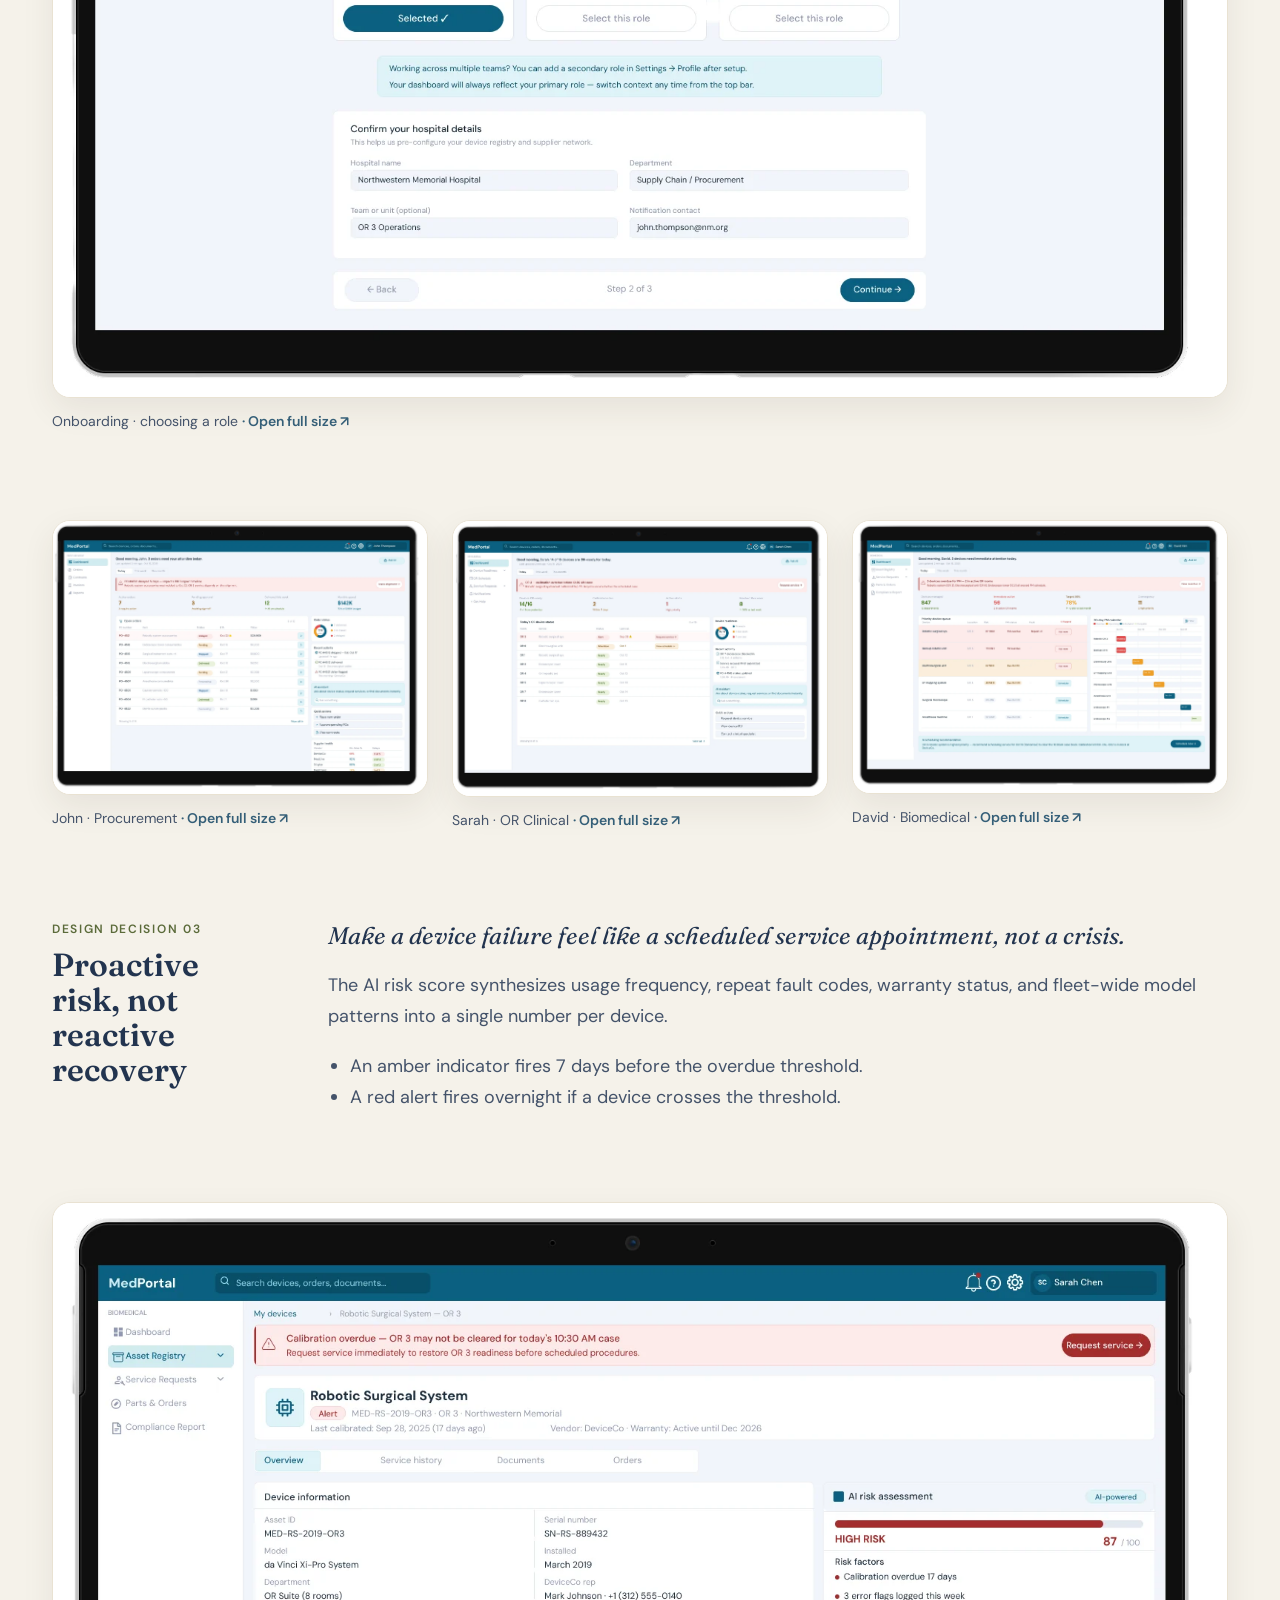
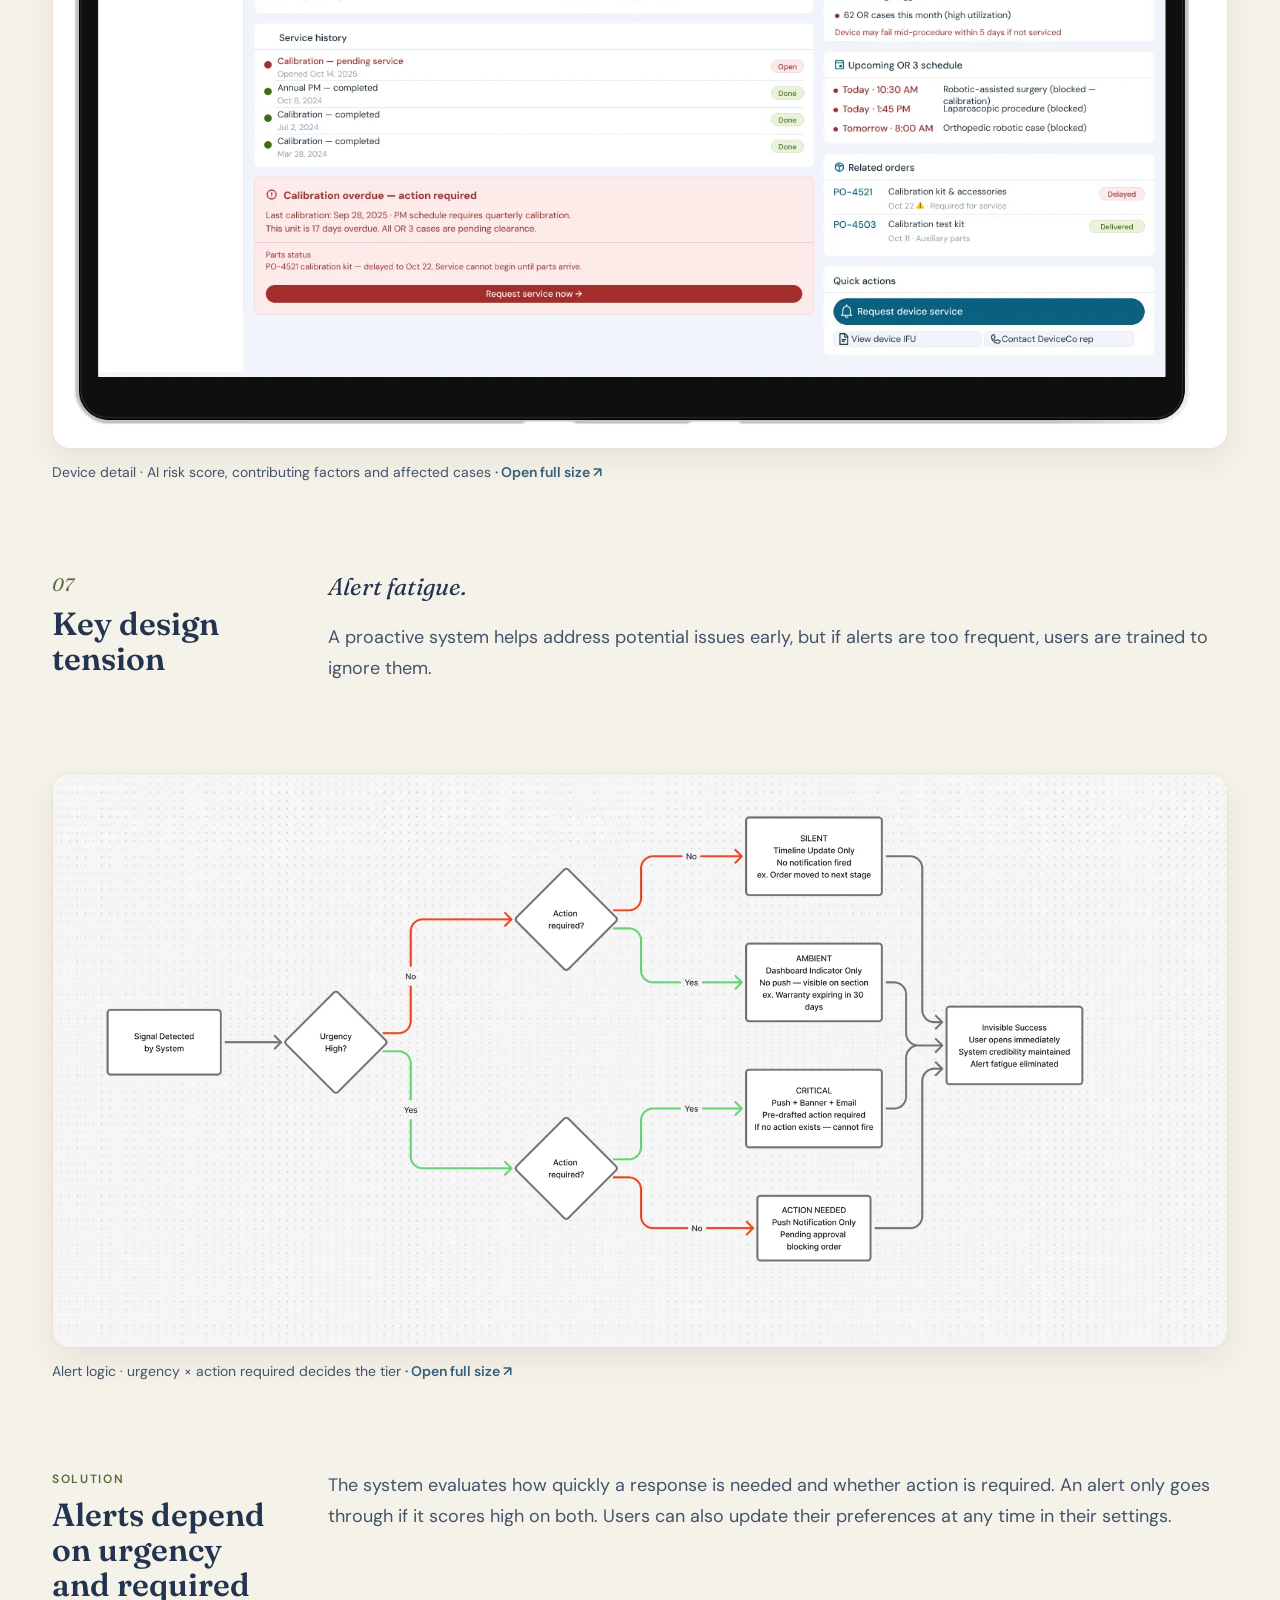
<file: projects/medportal.html>
<!doctype html>
<html lang="en">
<head>
<meta charset="utf-8">
<meta name="viewport" content="width=device-width, initial-scale=1">
<title>MedPortal · Zayna Kirlew</title>
<meta name="description" content="MedPortal: a high-fidelity medical-device customer portal that keeps the OR on schedule, unifying ordering, service and asset readiness.">
<meta property="og:image" content="../assets/img/covers/medportal.webp">
<link rel="icon" href="../assets/img/favicon.svg" type="image/svg+xml">
<link rel="preconnect" href="https://fonts.googleapis.com">
<link rel="preconnect" href="https://fonts.gstatic.com" crossorigin>
<link href="https://fonts.googleapis.com/css2?family=Fraunces:ital,opsz,wght@0,9..144,500;0,9..144,600;1,9..144,500;1,9..144,600&family=DM+Sans:wght@400;500;600;700&display=swap" rel="stylesheet">
<link rel="stylesheet" href="../assets/css/style.css?v=20261021i">
</head>
<body>
<a class="skip" href="#main">Skip to content</a>

<header class="site-header">
  <div class="wrap">
    <a class="brand" href="../index.html" aria-label="Zayna Kirlew, home">
      <span class="brand-mark" aria-hidden="true">Z.</span>
      <span class="brand-text">
        <span class="brand-name">Zayna Kirlew</span>
        <span class="brand-role">Product Designer</span>
      </span>
    </a>
    <nav class="nav" aria-label="Main">
      <a href="../index.html#work" aria-current="page">Work</a>
      <a href="../about.html">About</a>
    </nav>
  </div>
</header>

<main id="main">
  <section class="cs-hero" aria-labelledby="cs-title">
    <svg class="sparkle" aria-hidden="true" width="26" height="26" viewBox="0 0 24 24" style="right:6%;top:48px"><path d="M12 1C12.8 8 16 11.2 23 12C16 12.8 12.8 16 12 23C11.2 16 8 12.8 1 12C8 11.2 11.2 8 12 1Z" fill="#355F78"/></svg>
    <div class="wrap">
      <a class="back" href="../index.html#work">
        <svg aria-hidden="true" width="18" height="18" viewBox="0 0 24 24" fill="none" stroke="currentColor" stroke-width="2" stroke-linecap="round" stroke-linejoin="round"><path d="M19 12H5"/><path d="M11 18l-6-6 6-6"/></svg>
        All work
      </a>
      <span class="label">Case study 01 · Healthcare CX · 2026</span>
      <h1 id="cs-title">MedPortal: from reactive chaos to <span class="accent">proactive clarity</span></h1>
      <p class="lead">A high-fidelity medical-device customer portal that keeps the OR on schedule, with ordering, service and asset readiness unified in one source of truth.</p>
      <dl class="facts">
        <div class="fact"><dt>Role</dt><dd>Solo Product Designer</dd></div>
        <div class="fact"><dt>Responsibilities</dt><dd>End-to-end design process</dd></div>
        <div class="fact"><dt>Timeline</dt><dd>May 2026</dd></div>
        <div class="fact"><dt>Tools</dt><dd>Figma, FigJam, Claude</dd></div>
      </dl>
      <figure class="cs-cover"><img src="../assets/img/medportal/cover.webp" alt="MedPortal title slide: a medical-device customer portal shown on a tablet and phone, tagged Responsive Web, Service Design and Design System, built with Figma, FigJam and Claude" width="2000" height="1125"></figure>
    </div>
  </section>

  <div class="wrap cs-body">

    <section class="cs-section" aria-labelledby="s-context">
      <header><span class="num">01</span><h2 id="s-context">Context</h2></header>
      <div class="content">
        <p class="sub">The people keeping OR rooms running had no real visibility into the tools they depended on.</p>
        <p>Hospitals rely on medical device suppliers for critical equipment, consumables and maintenance, yet 73% of B2B buyers actively avoid suppliers over poor digital experience. Digital portals are often built around internal org charts rather than users' needs. As a result, users struggle to find the information they need and default to calling sales reps.</p>
        <p>MedPortal is a high-fidelity concept that addresses the problems medical device companies face in their existing customer portals.</p>
      </div>
    </section>

    <section class="cs-section" aria-labelledby="s-problem">
      <header><span class="num">02</span><h2 id="s-problem">The problem</h2></header>
      <div class="content">
        <p class="sub">Three separate frustrations, all with the same root cause.</p>
        <p>By analyzing call log data and interviewing professionals in the industry, I identified three main pain points.</p>
        <div class="points">
          <div class="point"><span class="n">01</span><div><h3>The anxiety loop: "I don't know where my order is"</h3><p>Affects every user type, every order, every day. It isn't an edge case; it's the central daily experience of using the portal.</p></div></div>
          <div class="point"><span class="n">02</span><div><h3>The portal maze: "I don't know where to go"</h3><p>The portal mirrored the vendor's internal structure, not the tasks users needed to complete. Users defaulted to calling a rep who knew where everything lived.</p></div></div>
          <div class="point"><span class="n">03</span><div><h3>Reactive-only maintenance</h3><p>Equipment would hit the PM schedule after a procedure was already affected. No predictive signals, no proactive scheduling, no early warning.</p></div></div>
        </div>
      </div>
    </section>

    <section class="cs-section" aria-labelledby="s-personas">
      <header><span class="num">03</span><h2 id="s-personas">User personas</h2></header>
      <div class="content">
        <p class="sub">Different roles. Similar problems.</p>
        <p>Each persona represented a distinct task orientation and a moment where the current portal let them down. Rather than designing one experience for "hospital staff," I designed role-based dashboards that surfaced exactly what each person needed the moment they logged in.</p>
        <div class="cards">
          <div class="card persona"><span class="avatar" aria-hidden="true">JT</span><h3>John Thompson</h3><span class="role">Procurement Lead · 8 yrs experience</span><p>Manages 40+ active orders across 18 approved vendors. His day starts by checking what's delayed and ends by making sure OR rooms are stocked for the next morning's cases.</p></div>
          <div class="card persona"><span class="avatar" aria-hidden="true" style="background:var(--peach)">SC</span><h3>Sarah Chen</h3><span class="role">OR Clinical Specialist · 5 yrs experience</span><p>Responsible for device readiness across 8 OR rooms. Needs to know which equipment is cleared for the day's first case and which isn't.</p></div>
          <div class="card persona"><span class="avatar" aria-hidden="true" style="background:var(--sage-light)">DK</span><h3>David Kim</h3><span class="role">Biomedical Engineer · 12 yrs experience</span><p>Manages preventive maintenance for multiple devices across the hospital. Needs to stay ahead of PM schedules and catch at-risk devices before they become OR incidents.</p></div>
        </div>
      </div>
    </section>

    <section class="cs-stack" aria-labelledby="s-journeys">
      <header class="cs-stack-head"><span class="label">Journey maps</span><h3 id="s-journeys">One bad week, from three points of view</h3><p>I mapped each persona's journey through a real failure scenario: their actions, pain points, touchpoints and emotional state at every stage, and where MedPortal steps in.</p></header>
      <figure class="cs-wide"><a href="../assets/img/medportal/journey-john.webp" target="_blank" rel="noopener"><img src="../assets/img/medportal/journey-john.webp" alt="Journey map for John Thompson, Procurement Lead: a routine consumables reorder that becomes a delay crisis, with actions, pain points, touchpoints, emotional state and how MedPortal fixes each stage." width="2000" height="1811" loading="lazy"></a><figcaption>John Thompson · Procurement Lead <span class="zoom">· Open full size ↗</span></figcaption></figure>
      <figure class="cs-wide"><a href="../assets/img/medportal/journey-sarah.webp" target="_blank" rel="noopener"><img src="../assets/img/medportal/journey-sarah.webp" alt="Journey map for Sarah Chen, OR Clinical Specialist: a morning readiness check that ends in a blocked OR, with actions, pain points, touchpoints, emotional state and how MedPortal fixes each stage." width="2000" height="1840" loading="lazy"></a><figcaption>Sarah Chen · OR Clinical Specialist <span class="zoom">· Open full size ↗</span></figcaption></figure>
      <figure class="cs-wide"><a href="../assets/img/medportal/journey-david.webp" target="_blank" rel="noopener"><img src="../assets/img/medportal/journey-david.webp" alt="Journey map for David Kim, Biomedical Engineer: a preventable emergency that costs the entire week, with actions, pain points, touchpoints, emotional state and how MedPortal fixes each stage." width="2000" height="1869" loading="lazy"></a><figcaption>David Kim · Biomedical Engineer <span class="zoom">· Open full size ↗</span></figcaption></figure>
    </section>

    <section class="cs-section" aria-labelledby="s-decisions">
      <header><span class="num">04</span><h2 id="s-decisions">Key design decisions</h2></header>
      <div class="content">
        <p class="sub">Data-driven design choices.</p>
        <p>Each decision traces back to something I heard from users. Every piece of feedback below directly shaped the design decision below it.</p>

        <article class="fb-pair" aria-label="Feedback 01 and design decision 01">
          <div class="fb-num" aria-hidden="true">01</div>
          <blockquote class="fb-quote"><span class="label">User feedback 01</span><p>"I only find out about delays when I call the rep. By then, it's already a problem for the OR schedule."</p><cite>Procurement Lead</cite></blockquote>
          <div class="fb-link"><span><svg aria-hidden="true" width="18" height="18" viewBox="0 0 24 24" fill="none" stroke="currentColor" stroke-width="2" stroke-linecap="round" stroke-linejoin="round"><path d="M12 5v14"/><path d="M6 13l6 6 6-6"/></svg> Led to</span></div>
          <div class="fb-decision"><span class="label">Design decision 01</span><h3>A proactive notification badge on the delay event, not just the current status</h3><p>Rather than showing only where the order is now, the timeline shows exactly when MedPortal notified the user and who else was looped in automatically. The delay badge reads: "You were notified 26 minutes after this was reported." That's the thing the old system never did.</p></div>
        </article>
        <article class="fb-pair" aria-label="Feedback 02 and design decision 02">
          <div class="fb-num" aria-hidden="true">02</div>
          <blockquote class="fb-quote"><span class="label">User feedback 02</span><p>"The robotic system threw an error code during a procedure. We had no idea the calibration was 17 days overdue."</p><cite>OR Clinical Specialist</cite></blockquote>
          <div class="fb-link"><span><svg aria-hidden="true" width="18" height="18" viewBox="0 0 24 24" fill="none" stroke="currentColor" stroke-width="2" stroke-linecap="round" stroke-linejoin="round"><path d="M12 5v14"/><path d="M6 13l6 6 6-6"/></svg> Led to</span></div>
          <div class="fb-decision"><span class="label">Design decision 02</span><h3>An AI risk score surfaced before the device is touched, not after it fails</h3><p>The Device Detail page shows an AI-calculated risk score (87/100 = HIGH), three contributing factors, and a predicted failure window. Sarah sees this the moment she opens the device record, before the 10:30am case starts. The score is tied to real usage data, not a generic warning.</p></div>
        </article>
        <article class="fb-pair" aria-label="Feedback 03 and design decision 03">
          <div class="fb-num" aria-hidden="true">03</div>
          <blockquote class="fb-quote"><span class="label">User feedback 03</span><p>"I have to go to three different sections just to see which devices are overdue and when I can schedule a PM."</p><cite>Biomedical Engineer</cite></blockquote>
          <div class="fb-link"><span><svg aria-hidden="true" width="18" height="18" viewBox="0 0 24 24" fill="none" stroke="currentColor" stroke-width="2" stroke-linecap="round" stroke-linejoin="round"><path d="M12 5v14"/><path d="M6 13l6 6 6-6"/></svg> Led to</span></div>
          <div class="fb-decision"><span class="label">Design decision 03</span><h3>Task-based dashboards, not org-chart navigation</h3><p>Each role gets a dashboard oriented around their primary job. David's Maintenance Hub combines the at-risk device queue with a 30-day Gantt PM calendar and an AI scheduling recommendation in a single view. No tab-switching, no hunting across sections built for a different team's workflow.</p></div>
        </article>
      </div>
    </section>

    <section class="cs-section" aria-labelledby="s-competitive">
      <header><span class="num">05</span><h2 id="s-competitive">Competitive analysis</h2></header>
      <div class="content">
        <p class="sub">What gaps exist in the current market?</p>
        <p>I researched six similar platforms in the healthcare space. Each does a good job of addressing the issues a specific type of user may encounter; however, none offers a unified digital experience.</p>
        <figure class="cs-img cs-narrow"><a href="../assets/img/medportal/competitive.webp" target="_blank" rel="noopener"><img src="../assets/img/medportal/competitive.webp" alt="Capability comparison of MedPortal against five anonymised competitors, A to E. MedPortal is the only option that covers all eight capabilities; proactive cross-team alerts, role-based clinical dashboards and the supply-to-device link are market gaps." width="517" height="695" loading="lazy"></a></figure>
        <p>No platform connects a delayed shipment to the device it serves, notifies all affected roles automatically, and surfaces that connection in a clinical-first UX.</p>
        <div class="callout">
          <span class="label">Competitive takeaway</span>
          <p>The strongest platform should act as a personalized dashboard, prioritizing proactive systems with a clinical-first UX.</p>
        </div>
      </div>
    </section>

    <section class="cs-section" aria-labelledby="s-ia">
      <header><span class="num">06</span><h2 id="s-ia">Information architecture</h2></header>
      <div class="content">
        <p class="sub">Designs built on a strong foundation.</p>
        <p>Based on the competitive research, I outlined a site map before moving on to visual design.</p>
      </div>
    </section>
    <figure class="cs-wide"><a href="../assets/img/medportal/sitemap.webp" target="_blank" rel="noopener"><img src="../assets/img/medportal/sitemap.webp" alt="MedPortal site map: entry and sign-in pages lead to a central dashboard that branches to the order tracker, account and settings, asset registry and support center, each with its detail pages." width="1402" height="880" loading="lazy"></a><figcaption>Site map · entry, navigation and authenticated pages <span class="zoom">· Open full size ↗</span></figcaption></figure>

    <section class="cs-section" aria-labelledby="s-dd1">
      <header><span class="label">Design decision 01</span><h2 id="s-dd1">Downstream-impact routing, not status broadcasting</h2></header>
      <div class="content">
        <p class="sub">Is there a case scheduled in the next 48 hours requiring this item?</p>
        <p>If yes, the OR charge nurse and the surgeon's coordinator receive a calm, specific notification automatically, 26 minutes after detection.</p>
      </div>
    </section>
    <figure class="cs-wide"><a href="../assets/img/medportal/order-detail.webp" target="_blank" rel="noopener"><img src="../assets/img/medportal/order-detail.webp" alt="Order detail for PO-4521 showing a 5-day customs delay, a live order timeline with a note that MedPortal notified the team 26 minutes after the delay was reported, and the downstream impact on the OR 3 repair." width="1575" height="1154" loading="lazy"></a><figcaption>Order detail · the delay, who was notified and when, and the OR case it affects <span class="zoom">· Open full size ↗</span></figcaption></figure>

    <section class="cs-section" aria-labelledby="s-dd2">
      <header><span class="label">Design decision 02</span><h2 id="s-dd2">Role-aware home screen</h2></header>
      <div class="content">
        <p>During onboarding, users select their role and the system directs them to a personalized dashboard based on their needs.</p>
      </div>
    </section>
    <figure class="cs-wide"><a href="../assets/img/medportal/onboarding-role.webp" target="_blank" rel="noopener"><img src="../assets/img/medportal/onboarding-role.webp" alt="Onboarding step 2 of 3: users choose between Procurement Lead, OR Clinical Specialist and Biomedical Engineer, each listing the dashboard features they will get." width="1582" height="1140" loading="lazy"></a><figcaption>Onboarding · choosing a role <span class="zoom">· Open full size ↗</span></figcaption></figure>
    <div class="cs-trio">
      <figure class="cs-wide"><a href="../assets/img/medportal/dashboard-john.webp" target="_blank" rel="noopener"><img src="../assets/img/medportal/dashboard-john.webp" alt="John's procurement dashboard: a delayed-order alert, order counts, monthly spend, open orders, order status, supplier health and an AI assistant." width="1559" height="1137" loading="lazy"></a><figcaption>John · Procurement <span class="zoom">· Open full size ↗</span></figcaption></figure>
      <figure class="cs-wide"><a href="../assets/img/medportal/dashboard-sarah.webp" target="_blank" rel="noopener"><img src="../assets/img/medportal/dashboard-sarah.webp" alt="Sarah's OR clinical dashboard: an overdue-calibration alert for OR 3, 14 of 16 devices OR-ready, and today's device status by room." width="1553" height="1141" loading="lazy"></a><figcaption>Sarah · OR Clinical <span class="zoom">· Open full size ↗</span></figcaption></figure>
      <figure class="cs-wide"><a href="../assets/img/medportal/dashboard-david.webp" target="_blank" rel="noopener"><img src="../assets/img/medportal/dashboard-david.webp" alt="David's biomedical dashboard: 3 devices overdue for PM, a priority device queue with risk scores, a 30-day PM calendar and an AI scheduling recommendation." width="1572" height="1143" loading="lazy"></a><figcaption>David · Biomedical <span class="zoom">· Open full size ↗</span></figcaption></figure>
    </div>

    <section class="cs-section" aria-labelledby="s-dd3">
      <header><span class="label">Design decision 03</span><h2 id="s-dd3">Proactive risk, not reactive recovery</h2></header>
      <div class="content">
        <p class="sub">Make a device failure feel like a scheduled service appointment, not a crisis.</p>
        <p>The AI risk score synthesizes usage frequency, repeat fault codes, warranty status, and fleet-wide model patterns into a single number per device.</p>
        <ul>
          <li>An amber indicator fires 7 days before the overdue threshold.</li>
          <li>A red alert fires overnight if a device crosses the threshold.</li>
        </ul>
      </div>
    </section>
    <figure class="cs-wide"><a href="../assets/img/medportal/device-detail.webp" target="_blank" rel="noopener"><img src="../assets/img/medportal/device-detail.webp" alt="Device detail for the OR 3 robotic surgical system: a calibration-overdue banner, an AI risk assessment of 87 out of 100 with three risk factors, the upcoming OR schedule, related orders and a request service action." width="1584" height="1140" loading="lazy"></a><figcaption>Device detail · AI risk score, contributing factors and affected cases <span class="zoom">· Open full size ↗</span></figcaption></figure>

    <section class="cs-section" aria-labelledby="s-tension">
      <header><span class="num">07</span><h2 id="s-tension">Key design tension</h2></header>
      <div class="content">
        <p class="sub">Alert fatigue.</p>
        <p>A proactive system helps address potential issues early, but if alerts are too frequent, users are trained to ignore them.</p>
      </div>
    </section>
    <figure class="cs-wide"><a href="../assets/img/medportal/alert-flow.webp" target="_blank" rel="noopener"><img src="../assets/img/medportal/alert-flow.webp" alt="Alert decision flow: a detected signal is checked for urgency and whether action is required, routing it to one of four tiers: silent, ambient, action needed or critical. Critical alerts cannot fire without a pre-drafted action." width="2000" height="976" loading="lazy"></a><figcaption>Alert logic · urgency × action required decides the tier <span class="zoom">· Open full size ↗</span></figcaption></figure>

    <section class="cs-section" aria-labelledby="s-solution">
      <header><span class="label">Solution</span><h2 id="s-solution">Alerts depend on urgency and required action</h2></header>
      <div class="content">
        <p>The system evaluates how quickly a response is needed and whether action is required. An alert only goes through if it scores high on both. Users can also update their preferences at any time in their settings.</p>
      </div>
    </section>
    <figure class="cs-wide"><a href="../assets/img/medportal/notification-settings.webp" target="_blank" rel="noopener"><img src="../assets/img/medportal/notification-settings.webp" alt="Notification preferences: four alert tiers (critical, action needed, ambient, silent), delivery methods for each tier, and adjustable alert thresholds by category." width="2000" height="927" loading="lazy"></a><figcaption>Notification preferences · users control thresholds and delivery <span class="zoom">· Open full size ↗</span></figcaption></figure>

    <section class="cs-section" aria-labelledby="s-outcome">
      <header><span class="num">08</span><h2 id="s-outcome">Projected outcome</h2></header>
      <div class="content">
        <p class="sub">How success is measured across all three issues.</p>
        <p>The projected impact of personalized dashboards and a proactive system, for the people using the portal and for the business behind it.</p>
      </div>
    </section>
    <figure class="cs-wide"><a href="../assets/img/medportal/impact.webp" target="_blank" rel="noopener"><img src="../assets/img/medportal/impact.webp" alt="Impact summary. Customer impact: order status in under 2 minutes, 1 login, under 30 seconds to the key task, 0 page loads to see a risk alert. Business impact: 50 to 60% fewer status calls, 70 to 80% fewer navigation contacts, 70% less unplanned downtime, and a 4.2 out of 5 CSAT target." width="2000" height="1125" loading="lazy"></a></figure>
    <p class="note cs-sources"><strong>Sources:</strong> Figures are informed by industry benchmarks including Navigant/Fierce Healthcare's hospital supply chain cost analysis, Gartner's 2025 B2B Buying Survey, and Spryker/Statista's B2B Self-Service Portal study. Impact projections are estimates based on comparable self-service portal implementations, not measured results from this project.</p>

    <a class="next" href="kindle.html">
      <span style="display:flex;flex-direction:column;gap:4px">
        <span class="label">Next project</span>
        <span class="h2">Kindle App Redesign</span>
      </span>
      <span class="arrow" aria-hidden="true"><svg width="18" height="18" viewBox="0 0 24 24" fill="none" stroke="currentColor" stroke-width="2" stroke-linecap="round" stroke-linejoin="round"><path d="M5 12h14"/><path d="M13 6l6 6-6 6"/></svg></span>
    </a>

  </div>
</main>

<footer id="contact" class="site-footer wrap">
  <div class="footer-top">
    <div style="display:flex;flex-direction:column;gap:16px">
      <span class="num">Contact</span>
      <h2 class="h2">Let's work <span class="accent">together.</span></h2>
    </div>
    <div class="contact">
      <a class="btn btn-outline" href="mailto:zaynakirlew@gmail.com">
        <svg aria-hidden="true" width="20" height="20" viewBox="0 0 24 24" fill="none" stroke="currentColor" stroke-width="2" stroke-linecap="round" stroke-linejoin="round"><rect x="3" y="5" width="18" height="14" rx="2"/><path d="M3 7l9 6 9-6"/></svg>
        Email
      </a>
      <a class="btn btn-outline" href="https://www.linkedin.com/in/zkirlew/" target="_blank" rel="noopener">
        <svg aria-hidden="true" width="20" height="20" viewBox="0 0 24 24" fill="none" stroke="currentColor" stroke-width="2" stroke-linecap="round" stroke-linejoin="round"><path d="M16 8a6 6 0 0 1 6 6v7h-4v-7a2 2 0 0 0-4 0v7h-4v-7a6 6 0 0 1 6-6z"/><rect x="2" y="9" width="4" height="12"/><circle cx="4" cy="4" r="2"/></svg>
        LinkedIn
      </a>
    </div>
  </div>
  <div class="footer-bottom">
    <span>© <span data-year>2026</span> Zayna Kirlew</span>
    <a href="#main">Back to top ↑</a>
  </div>
</footer>

<script src="../assets/js/main.js?v=20261021i"></script>
</body>
</html>
</file>
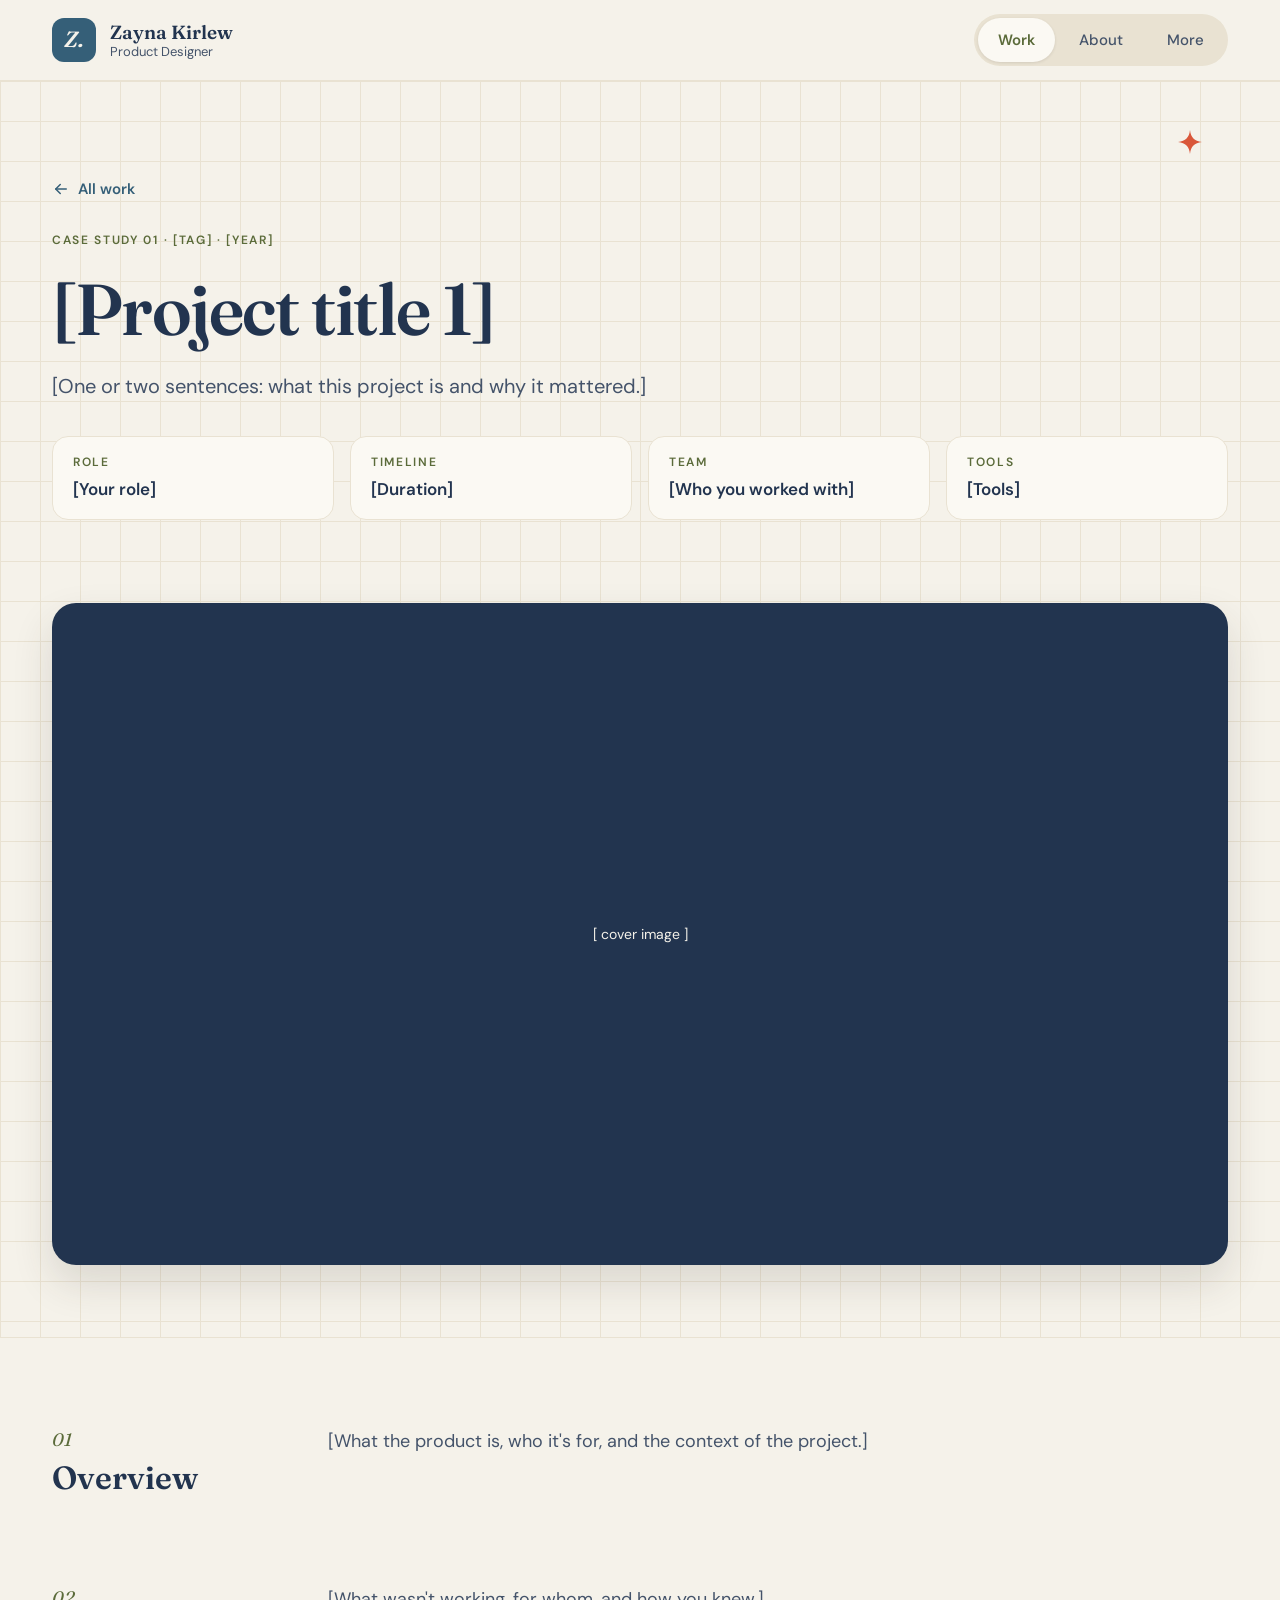
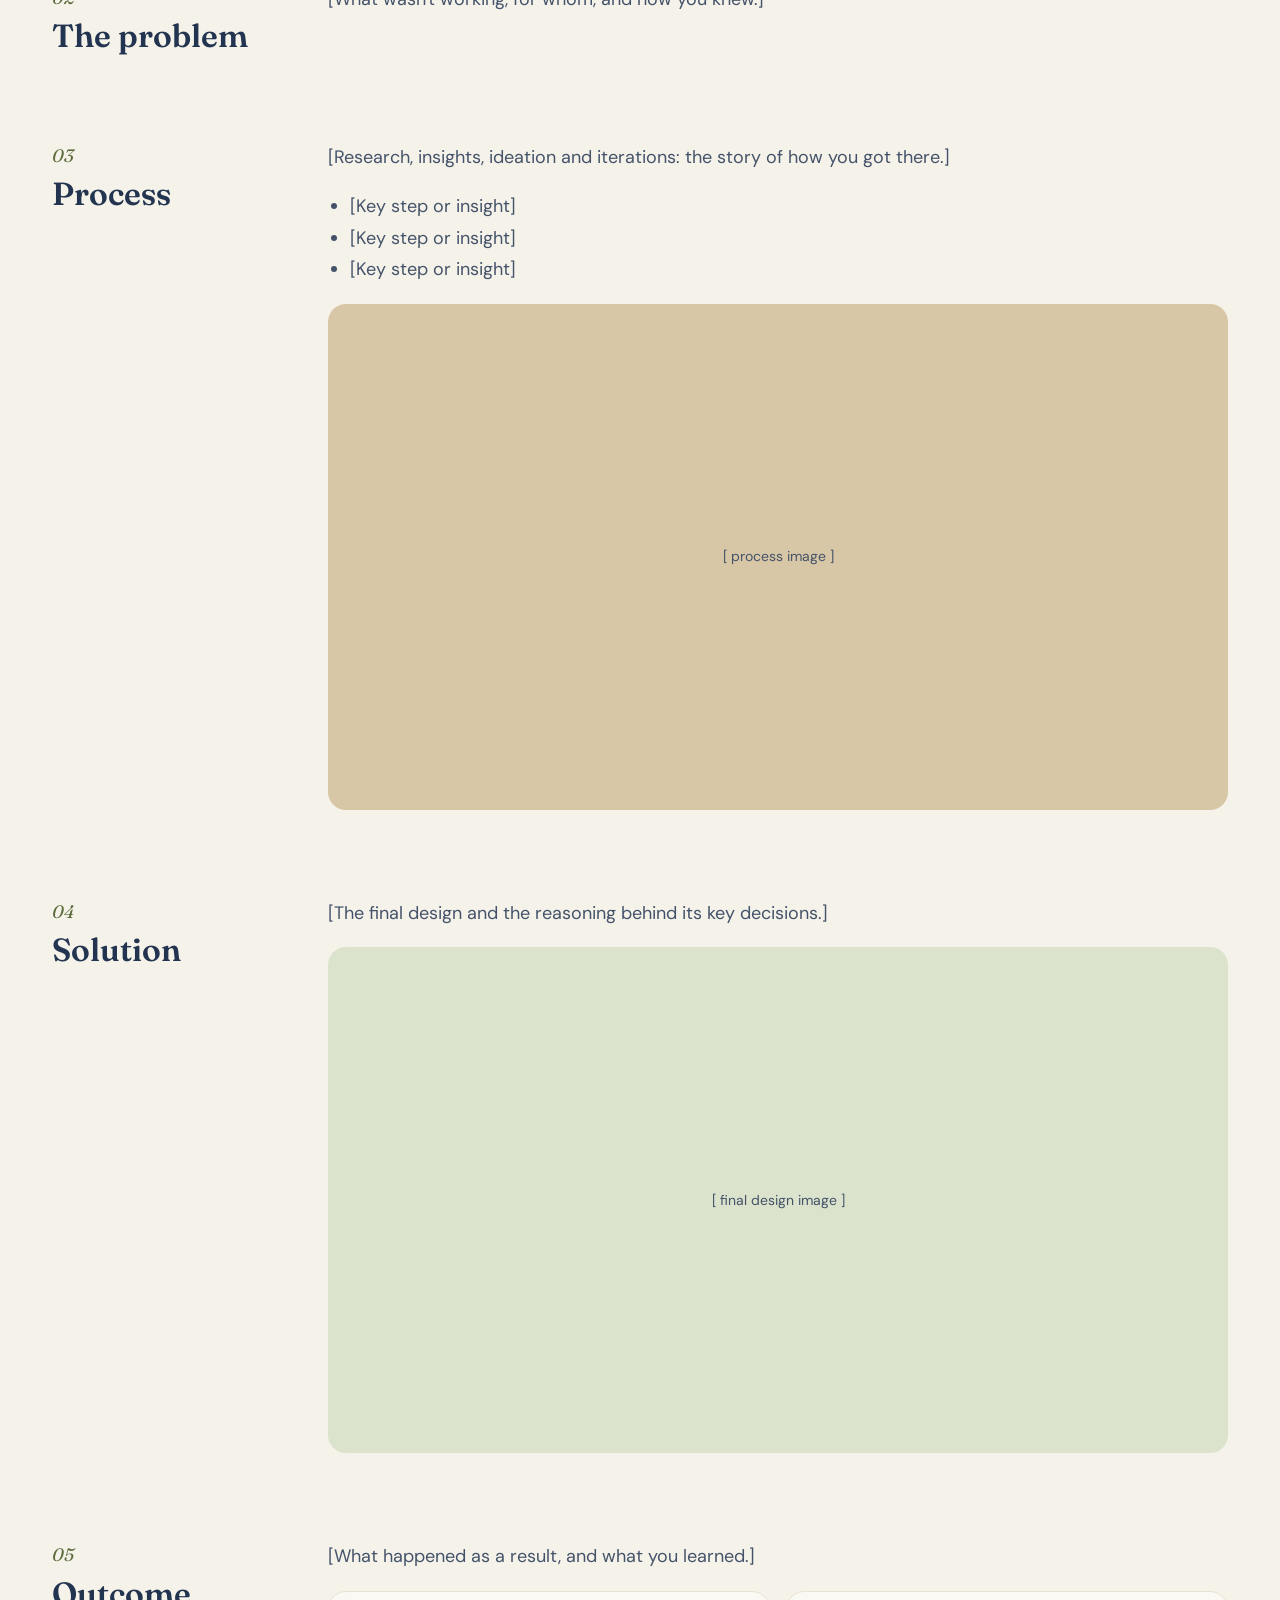
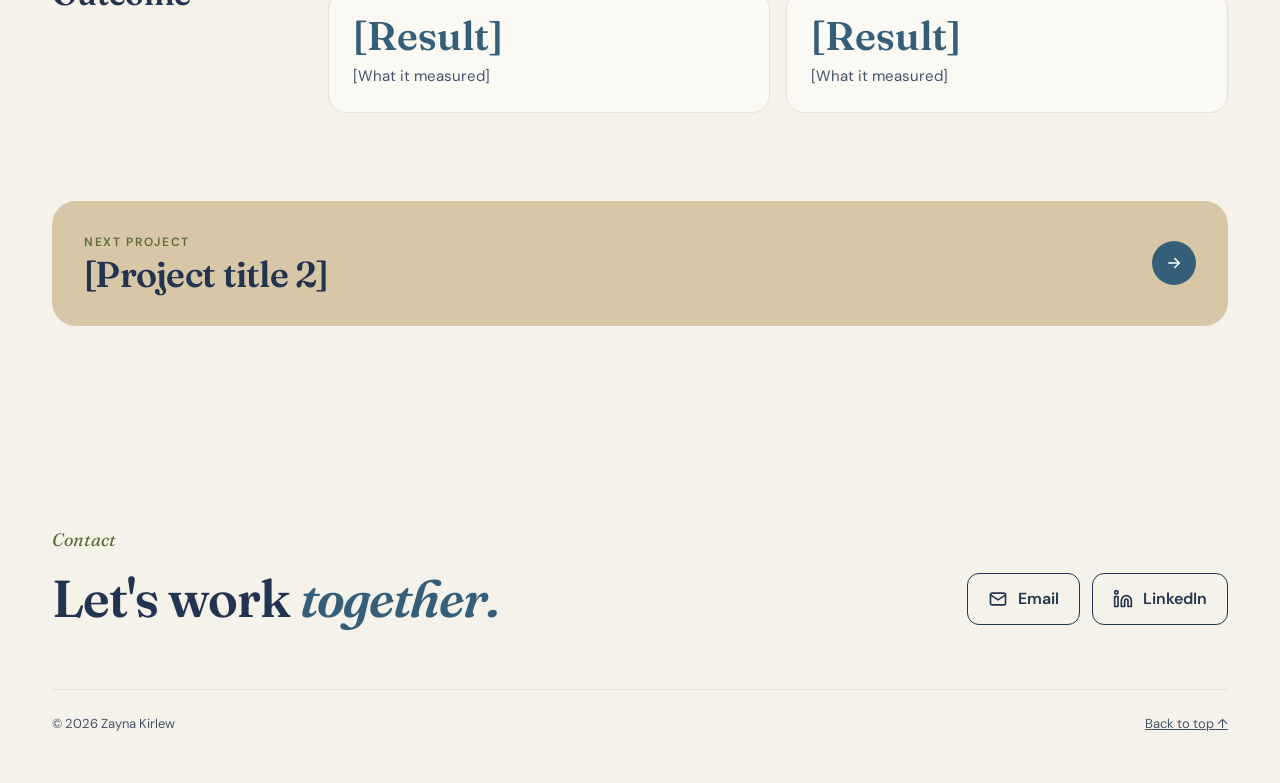
<file: projects/project-1.html>
<!doctype html>
<html lang="en">
<head>
<meta charset="utf-8">
<meta name="viewport" content="width=device-width, initial-scale=1">
<title>[Project title 1] · Zayna Kirlew</title>
<meta name="description" content="[One-sentence summary of project 1]">
<link rel="icon" href="../assets/img/favicon.svg" type="image/svg+xml">
<link rel="preconnect" href="https://fonts.googleapis.com">
<link rel="preconnect" href="https://fonts.gstatic.com" crossorigin>
<link href="https://fonts.googleapis.com/css2?family=Fraunces:ital,opsz,wght@0,9..144,500;0,9..144,600;1,9..144,500;1,9..144,600&family=DM+Sans:wght@400;500;600;700&display=swap" rel="stylesheet">
<link rel="stylesheet" href="../assets/css/style.css">
</head>
<body>
<a class="skip" href="#main">Skip to content</a>

<header class="site-header">
  <div class="wrap">
    <a class="brand" href="../index.html" aria-label="Zayna Kirlew, home">
      <span class="brand-mark" aria-hidden="true">Z.</span>
      <span class="brand-text">
        <span class="brand-name">Zayna Kirlew</span>
        <span class="brand-role">Product Designer</span>
      </span>
    </a>
    <nav class="nav" aria-label="Main">
      <a href="../index.html#work" aria-current="page">Work</a>
      <a href="../about.html">About</a>
      <a href="../index.html#more">More</a>
    </nav>
  </div>
</header>

<main id="main">
  <section class="cs-hero grid-bg" aria-labelledby="cs-title">
    <svg class="sparkle" aria-hidden="true" width="26" height="26" viewBox="0 0 24 24" style="right:6%;top:48px"><path d="M12 1C12.8 8 16 11.2 23 12C16 12.8 12.8 16 12 23C11.2 16 8 12.8 1 12C8 11.2 11.2 8 12 1Z" fill="#D9573A"/></svg>
    <div class="wrap">
      <a class="back" href="../index.html#work">
        <svg aria-hidden="true" width="18" height="18" viewBox="0 0 24 24" fill="none" stroke="currentColor" stroke-width="2" stroke-linecap="round" stroke-linejoin="round"><path d="M19 12H5"/><path d="M11 18l-6-6 6-6"/></svg>
        All work
      </a>
      <span class="label">Case study 01 · [Tag] · [Year]</span>
      <h1 id="cs-title">[Project title 1]</h1>
      <p class="lead">[One or two sentences: what this project is and why it mattered.]</p>
      <dl class="facts">
        <div class="fact"><dt>Role</dt><dd>[Your role]</dd></div>
        <div class="fact"><dt>Timeline</dt><dd>[Duration]</dd></div>
        <div class="fact"><dt>Team</dt><dd>[Who you worked with]</dd></div>
        <div class="fact"><dt>Tools</dt><dd>[Tools]</dd></div>
      </dl>
      <!-- REPLACE: <figure class="cs-cover"><img src="../assets/img/project-1/cover.jpg" alt="[Describe the cover]"></figure> -->
      <div class="cs-cover ph bg-olive">[ cover image ]</div>
    </div>
  </section>

  <div class="wrap cs-body">

    <section class="cs-section" aria-labelledby="s-overview">
      <header><span class="num">01</span><h2 id="s-overview">Overview</h2></header>
      <div class="content">
        <p>[What the product is, who it's for, and the context of the project.]</p>
      </div>
    </section>

    <section class="cs-section" aria-labelledby="s-problem">
      <header><span class="num">02</span><h2 id="s-problem">The problem</h2></header>
      <div class="content">
        <p>[What wasn't working, for whom, and how you knew.]</p>
      </div>
    </section>

    <section class="cs-section" aria-labelledby="s-process">
      <header><span class="num">03</span><h2 id="s-process">Process</h2></header>
      <div class="content">
        <p>[Research, insights, ideation and iterations: the story of how you got there.]</p>
        <ul>
          <li>[Key step or insight]</li>
          <li>[Key step or insight]</li>
          <li>[Key step or insight]</li>
        </ul>
        <div class="cs-img ph bg-sand">[ process image ]</div>
      </div>
    </section>

    <section class="cs-section" aria-labelledby="s-solution">
      <header><span class="num">04</span><h2 id="s-solution">Solution</h2></header>
      <div class="content">
        <p>[The final design and the reasoning behind its key decisions.]</p>
        <div class="cs-img ph bg-peach-light">[ final design image ]</div>
      </div>
    </section>

    <section class="cs-section" aria-labelledby="s-outcome">
      <header><span class="num">05</span><h2 id="s-outcome">Outcome</h2></header>
      <div class="content">
        <p>[What happened as a result, and what you learned.]</p>
        <div class="results">
          <div class="result"><strong>[Result]</strong><span>[What it measured]</span></div>
          <div class="result"><strong>[Result]</strong><span>[What it measured]</span></div>
        </div>
      </div>
    </section>

    <a class="next" href="project-2.html">
      <span style="display:flex;flex-direction:column;gap:4px">
        <span class="label">Next project</span>
        <span class="h2">[Project title 2]</span>
      </span>
      <span class="arrow" aria-hidden="true"><svg width="18" height="18" viewBox="0 0 24 24" fill="none" stroke="currentColor" stroke-width="2" stroke-linecap="round" stroke-linejoin="round"><path d="M5 12h14"/><path d="M13 6l6 6-6 6"/></svg></span>
    </a>

  </div>
</main>

<footer id="contact" class="site-footer wrap">
  <div class="footer-top">
    <div style="display:flex;flex-direction:column;gap:16px">
      <span class="num">Contact</span>
      <h2 class="h2">Let's work <span class="accent">together.</span></h2>
    </div>
    <div class="contact">
      <a class="btn btn-outline" href="mailto:zaynakirlew@gmail.com">
        <svg aria-hidden="true" width="20" height="20" viewBox="0 0 24 24" fill="none" stroke="currentColor" stroke-width="2" stroke-linecap="round" stroke-linejoin="round"><rect x="3" y="5" width="18" height="14" rx="2"/><path d="M3 7l9 6 9-6"/></svg>
        Email
      </a>
      <a class="btn btn-outline" href="https://www.linkedin.com/in/zkirlew/" target="_blank" rel="noopener">
        <svg aria-hidden="true" width="20" height="20" viewBox="0 0 24 24" fill="none" stroke="currentColor" stroke-width="2" stroke-linecap="round" stroke-linejoin="round"><path d="M16 8a6 6 0 0 1 6 6v7h-4v-7a2 2 0 0 0-4 0v7h-4v-7a6 6 0 0 1 6-6z"/><rect x="2" y="9" width="4" height="12"/><circle cx="4" cy="4" r="2"/></svg>
        LinkedIn
      </a>
    </div>
  </div>
  <div class="footer-bottom">
    <span>© <span data-year>2026</span> Zayna Kirlew</span>
    <a href="#main">Back to top ↑</a>
  </div>
</footer>

<script src="../assets/js/main.js"></script>
</body>
</html>
</file>
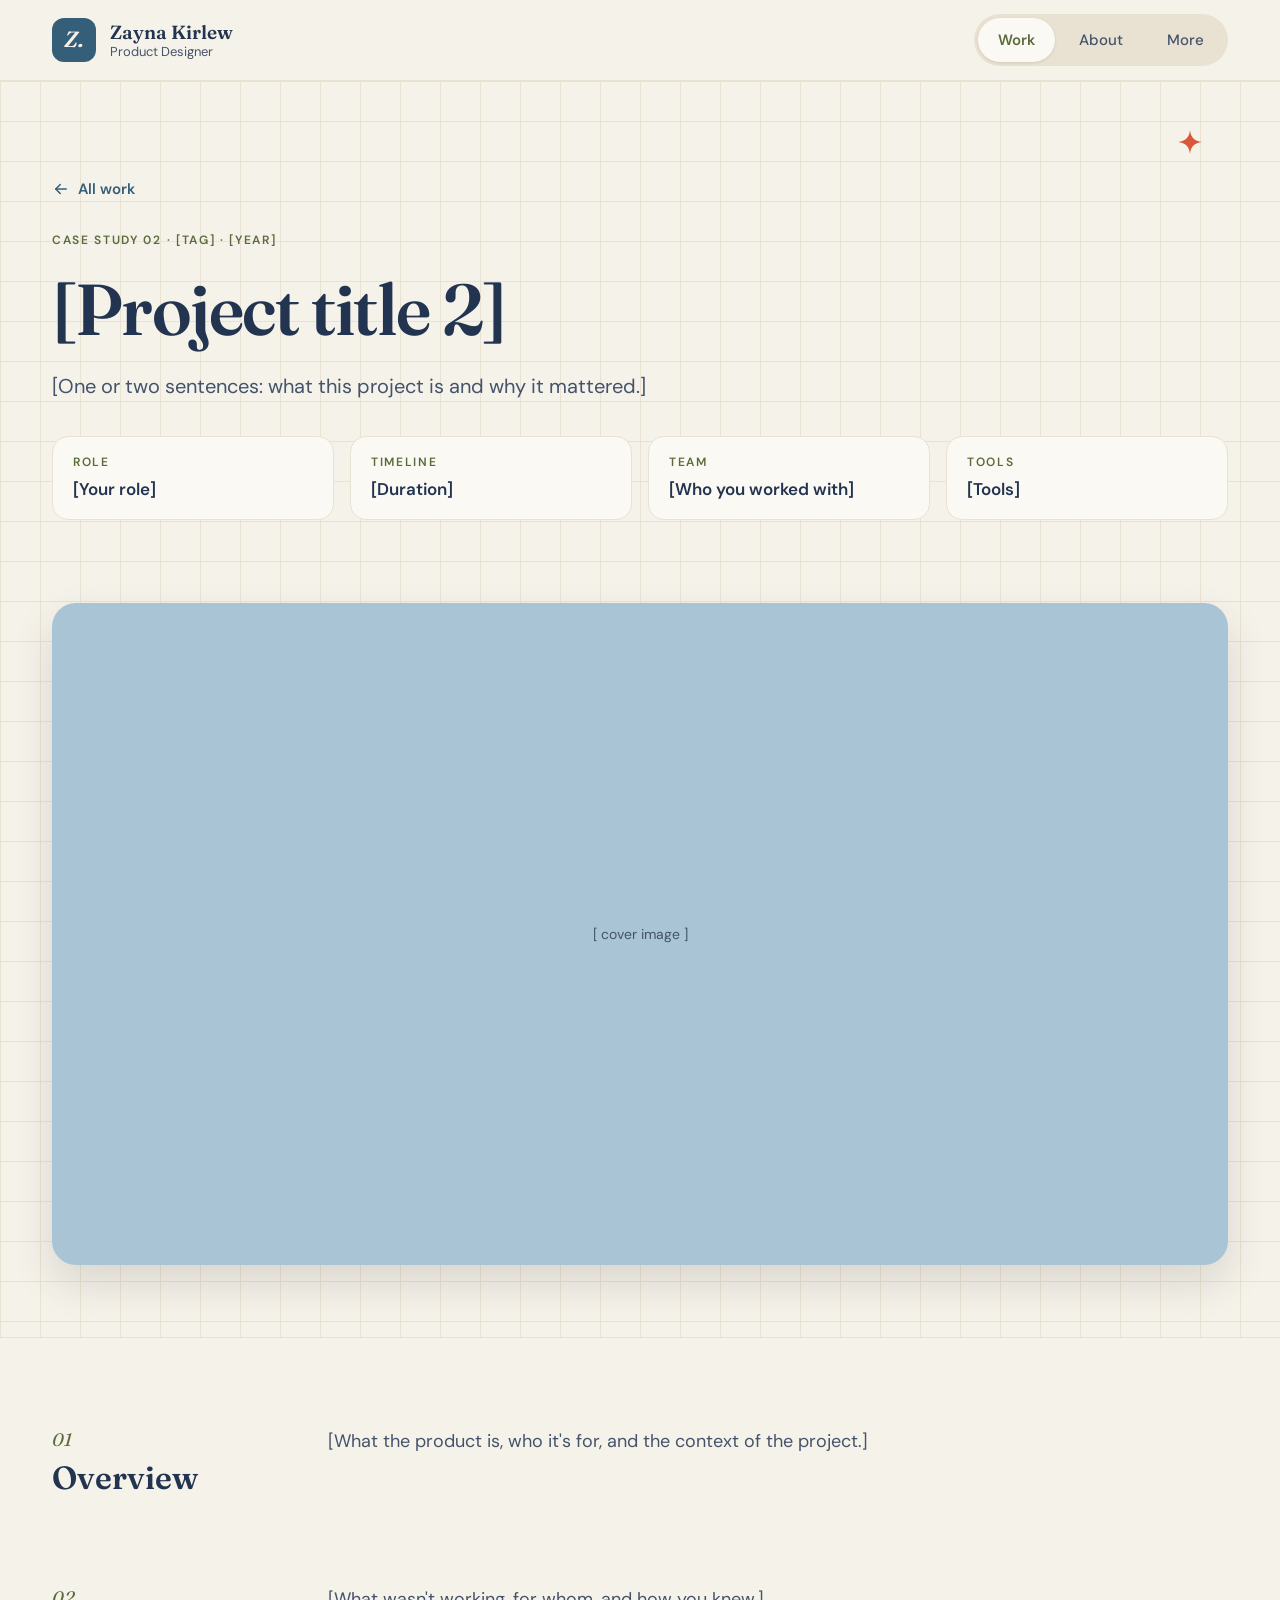
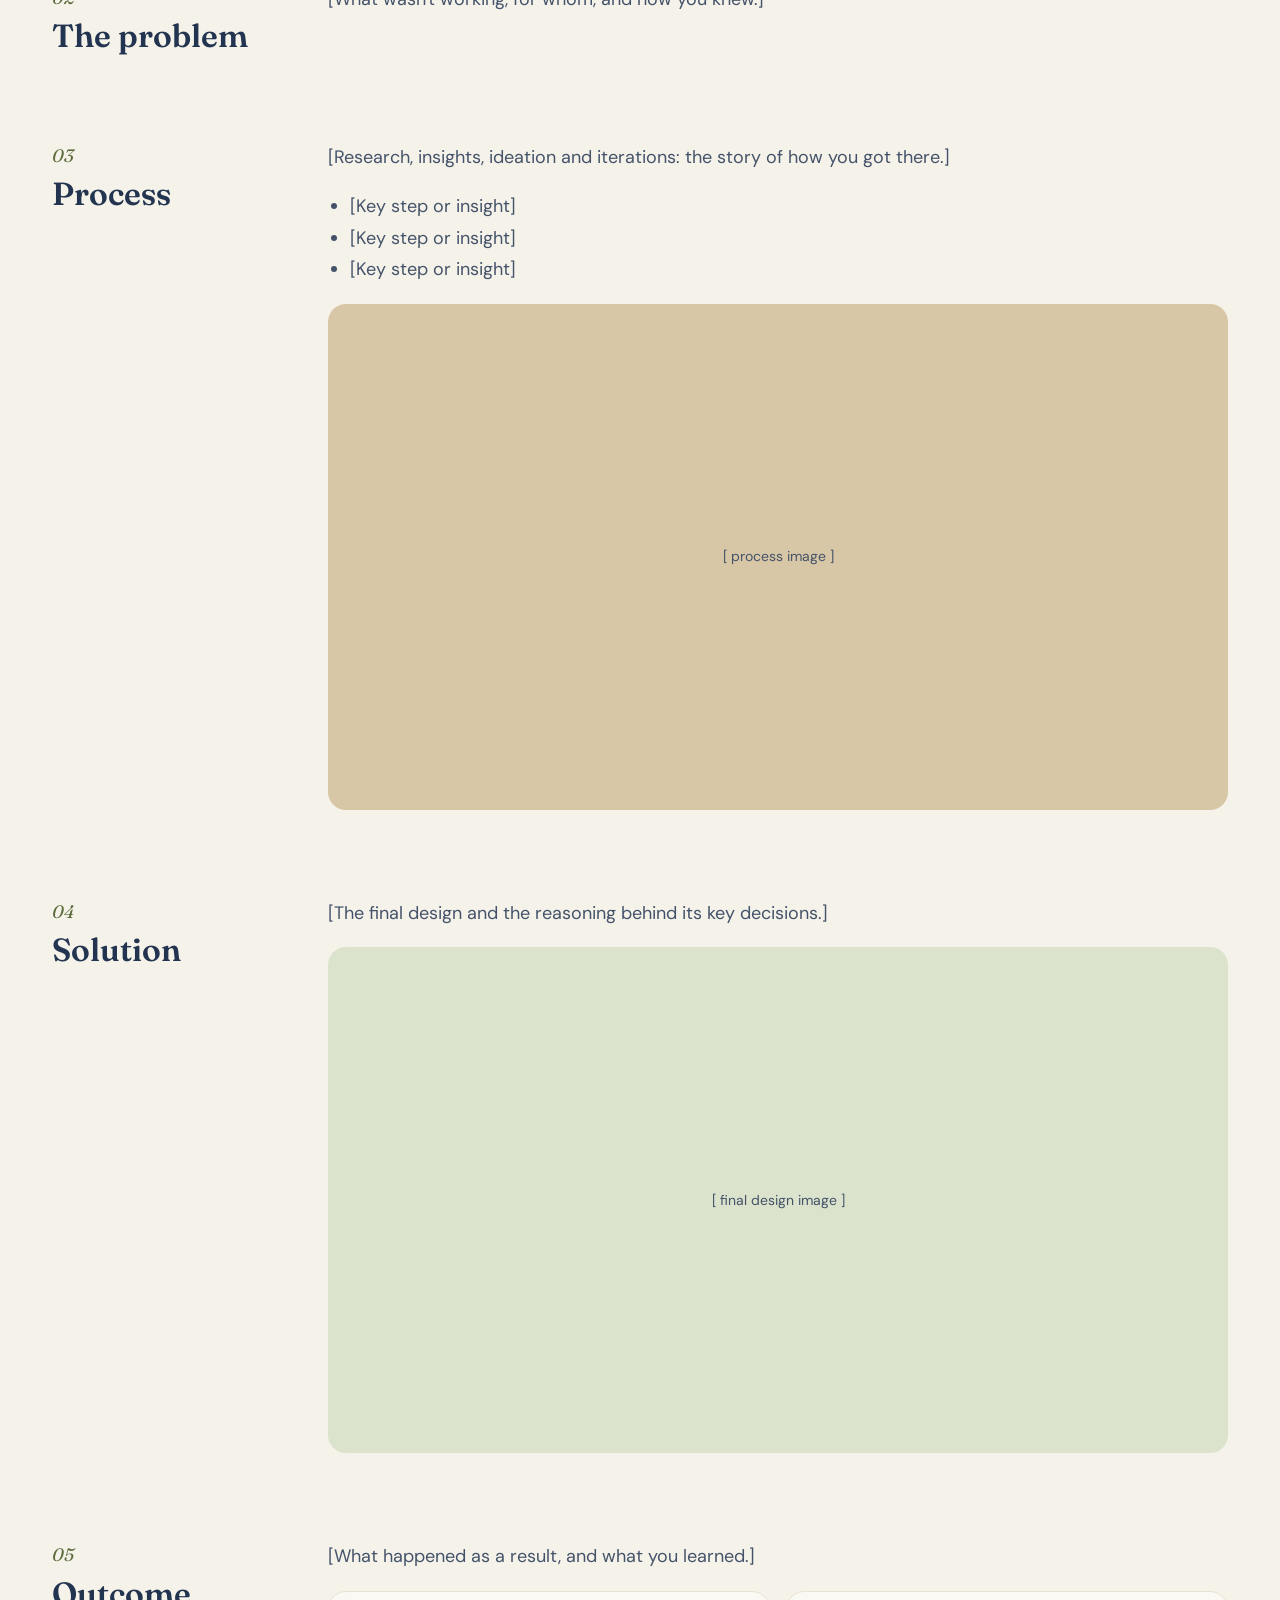
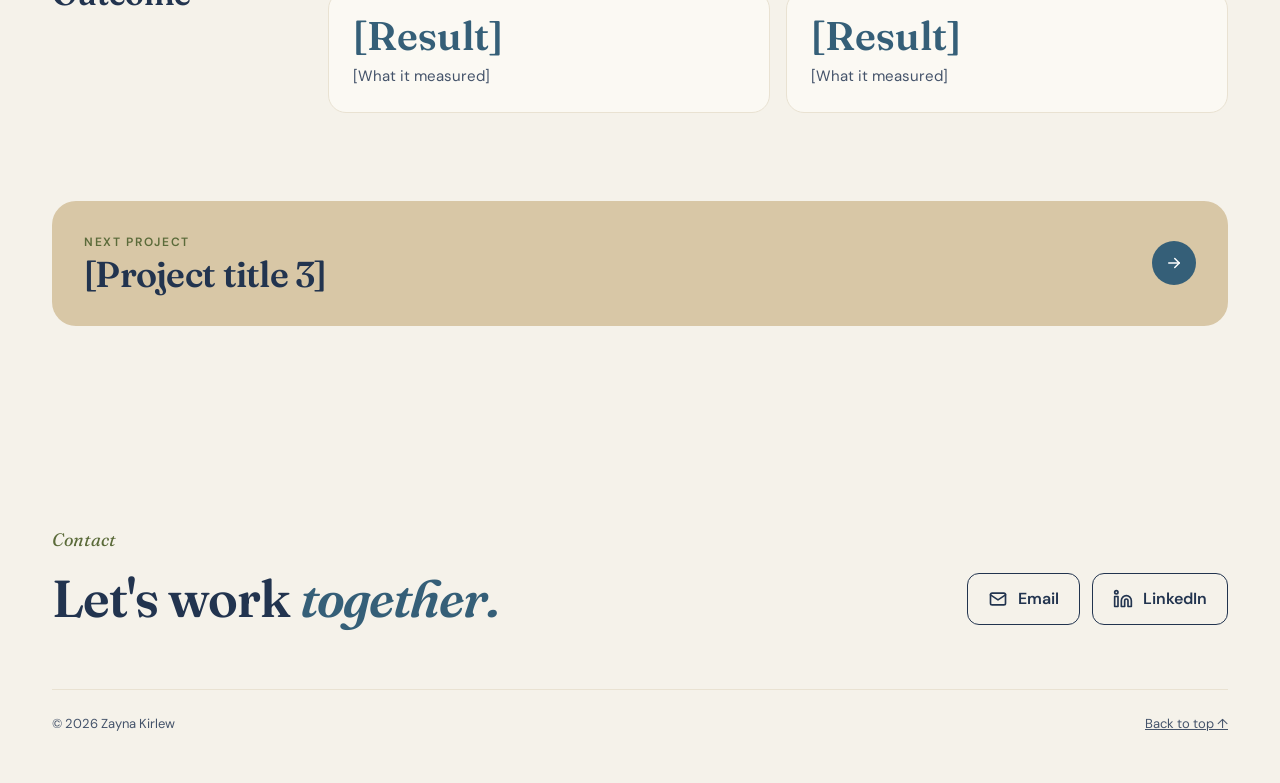
<file: projects/project-2.html>
<!doctype html>
<html lang="en">
<head>
<meta charset="utf-8">
<meta name="viewport" content="width=device-width, initial-scale=1">
<title>[Project title 2] · Zayna Kirlew</title>
<meta name="description" content="[One-sentence summary of project 2]">
<link rel="icon" href="../assets/img/favicon.svg" type="image/svg+xml">
<link rel="preconnect" href="https://fonts.googleapis.com">
<link rel="preconnect" href="https://fonts.gstatic.com" crossorigin>
<link href="https://fonts.googleapis.com/css2?family=Fraunces:ital,opsz,wght@0,9..144,500;0,9..144,600;1,9..144,500;1,9..144,600&family=DM+Sans:wght@400;500;600;700&display=swap" rel="stylesheet">
<link rel="stylesheet" href="../assets/css/style.css">
</head>
<body>
<a class="skip" href="#main">Skip to content</a>

<header class="site-header">
  <div class="wrap">
    <a class="brand" href="../index.html" aria-label="Zayna Kirlew, home">
      <span class="brand-mark" aria-hidden="true">Z.</span>
      <span class="brand-text">
        <span class="brand-name">Zayna Kirlew</span>
        <span class="brand-role">Product Designer</span>
      </span>
    </a>
    <nav class="nav" aria-label="Main">
      <a href="../index.html#work" aria-current="page">Work</a>
      <a href="../about.html">About</a>
      <a href="../index.html#more">More</a>
    </nav>
  </div>
</header>

<main id="main">
  <section class="cs-hero grid-bg" aria-labelledby="cs-title">
    <svg class="sparkle" aria-hidden="true" width="26" height="26" viewBox="0 0 24 24" style="right:6%;top:48px"><path d="M12 1C12.8 8 16 11.2 23 12C16 12.8 12.8 16 12 23C11.2 16 8 12.8 1 12C8 11.2 11.2 8 12 1Z" fill="#D9573A"/></svg>
    <div class="wrap">
      <a class="back" href="../index.html#work">
        <svg aria-hidden="true" width="18" height="18" viewBox="0 0 24 24" fill="none" stroke="currentColor" stroke-width="2" stroke-linecap="round" stroke-linejoin="round"><path d="M19 12H5"/><path d="M11 18l-6-6 6-6"/></svg>
        All work
      </a>
      <span class="label">Case study 02 · [Tag] · [Year]</span>
      <h1 id="cs-title">[Project title 2]</h1>
      <p class="lead">[One or two sentences: what this project is and why it mattered.]</p>
      <dl class="facts">
        <div class="fact"><dt>Role</dt><dd>[Your role]</dd></div>
        <div class="fact"><dt>Timeline</dt><dd>[Duration]</dd></div>
        <div class="fact"><dt>Team</dt><dd>[Who you worked with]</dd></div>
        <div class="fact"><dt>Tools</dt><dd>[Tools]</dd></div>
      </dl>
      <!-- REPLACE: <figure class="cs-cover"><img src="../assets/img/project-2/cover.jpg" alt="[Describe the cover]"></figure> -->
      <div class="cs-cover ph bg-peach">[ cover image ]</div>
    </div>
  </section>

  <div class="wrap cs-body">

    <section class="cs-section" aria-labelledby="s-overview">
      <header><span class="num">01</span><h2 id="s-overview">Overview</h2></header>
      <div class="content">
        <p>[What the product is, who it's for, and the context of the project.]</p>
      </div>
    </section>

    <section class="cs-section" aria-labelledby="s-problem">
      <header><span class="num">02</span><h2 id="s-problem">The problem</h2></header>
      <div class="content">
        <p>[What wasn't working, for whom, and how you knew.]</p>
      </div>
    </section>

    <section class="cs-section" aria-labelledby="s-process">
      <header><span class="num">03</span><h2 id="s-process">Process</h2></header>
      <div class="content">
        <p>[Research, insights, ideation and iterations: the story of how you got there.]</p>
        <ul>
          <li>[Key step or insight]</li>
          <li>[Key step or insight]</li>
          <li>[Key step or insight]</li>
        </ul>
        <div class="cs-img ph bg-sand">[ process image ]</div>
      </div>
    </section>

    <section class="cs-section" aria-labelledby="s-solution">
      <header><span class="num">04</span><h2 id="s-solution">Solution</h2></header>
      <div class="content">
        <p>[The final design and the reasoning behind its key decisions.]</p>
        <div class="cs-img ph bg-peach-light">[ final design image ]</div>
      </div>
    </section>

    <section class="cs-section" aria-labelledby="s-outcome">
      <header><span class="num">05</span><h2 id="s-outcome">Outcome</h2></header>
      <div class="content">
        <p>[What happened as a result, and what you learned.]</p>
        <div class="results">
          <div class="result"><strong>[Result]</strong><span>[What it measured]</span></div>
          <div class="result"><strong>[Result]</strong><span>[What it measured]</span></div>
        </div>
      </div>
    </section>

    <a class="next" href="project-3.html">
      <span style="display:flex;flex-direction:column;gap:4px">
        <span class="label">Next project</span>
        <span class="h2">[Project title 3]</span>
      </span>
      <span class="arrow" aria-hidden="true"><svg width="18" height="18" viewBox="0 0 24 24" fill="none" stroke="currentColor" stroke-width="2" stroke-linecap="round" stroke-linejoin="round"><path d="M5 12h14"/><path d="M13 6l6 6-6 6"/></svg></span>
    </a>

  </div>
</main>

<footer id="contact" class="site-footer wrap">
  <div class="footer-top">
    <div style="display:flex;flex-direction:column;gap:16px">
      <span class="num">Contact</span>
      <h2 class="h2">Let's work <span class="accent">together.</span></h2>
    </div>
    <div class="contact">
      <a class="btn btn-outline" href="mailto:zaynakirlew@gmail.com">
        <svg aria-hidden="true" width="20" height="20" viewBox="0 0 24 24" fill="none" stroke="currentColor" stroke-width="2" stroke-linecap="round" stroke-linejoin="round"><rect x="3" y="5" width="18" height="14" rx="2"/><path d="M3 7l9 6 9-6"/></svg>
        Email
      </a>
      <a class="btn btn-outline" href="https://www.linkedin.com/in/zkirlew/" target="_blank" rel="noopener">
        <svg aria-hidden="true" width="20" height="20" viewBox="0 0 24 24" fill="none" stroke="currentColor" stroke-width="2" stroke-linecap="round" stroke-linejoin="round"><path d="M16 8a6 6 0 0 1 6 6v7h-4v-7a2 2 0 0 0-4 0v7h-4v-7a6 6 0 0 1 6-6z"/><rect x="2" y="9" width="4" height="12"/><circle cx="4" cy="4" r="2"/></svg>
        LinkedIn
      </a>
    </div>
  </div>
  <div class="footer-bottom">
    <span>© <span data-year>2026</span> Zayna Kirlew</span>
    <a href="#main">Back to top ↑</a>
  </div>
</footer>

<script src="../assets/js/main.js"></script>
</body>
</html>
</file>
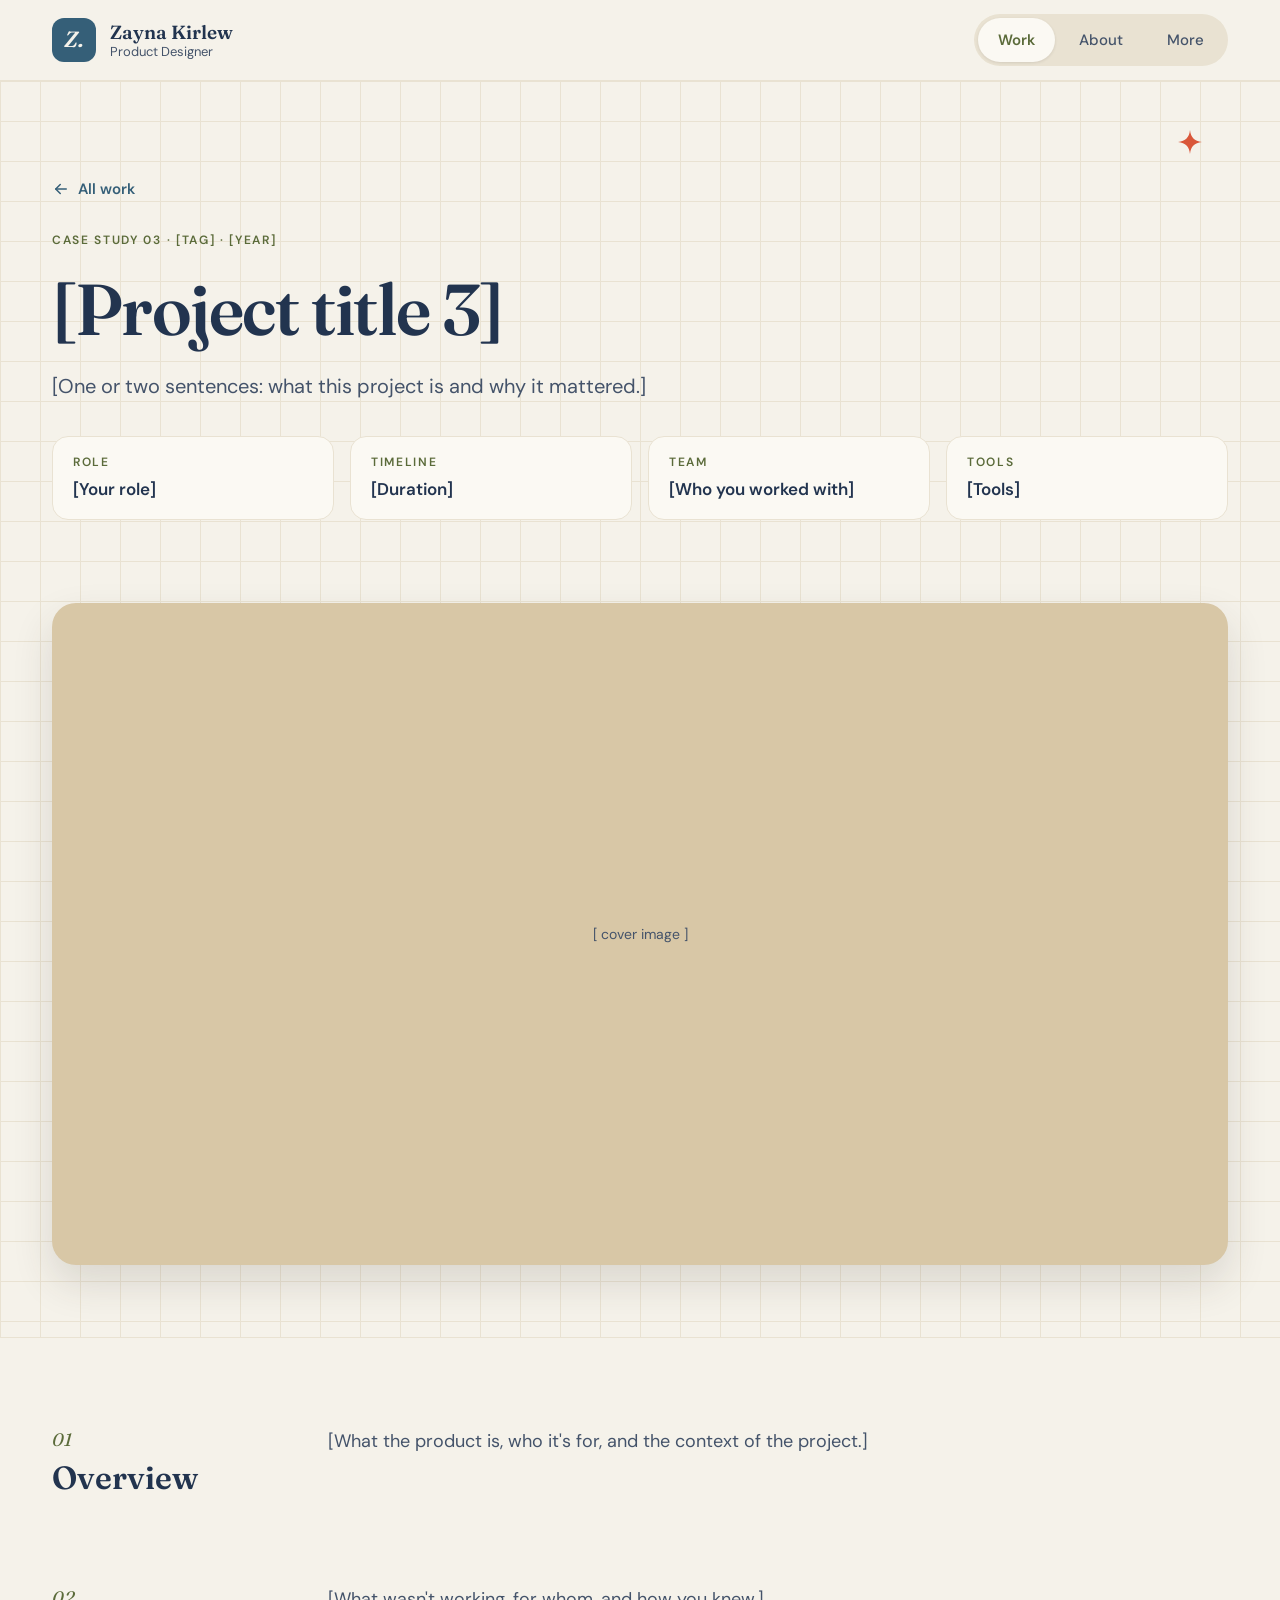
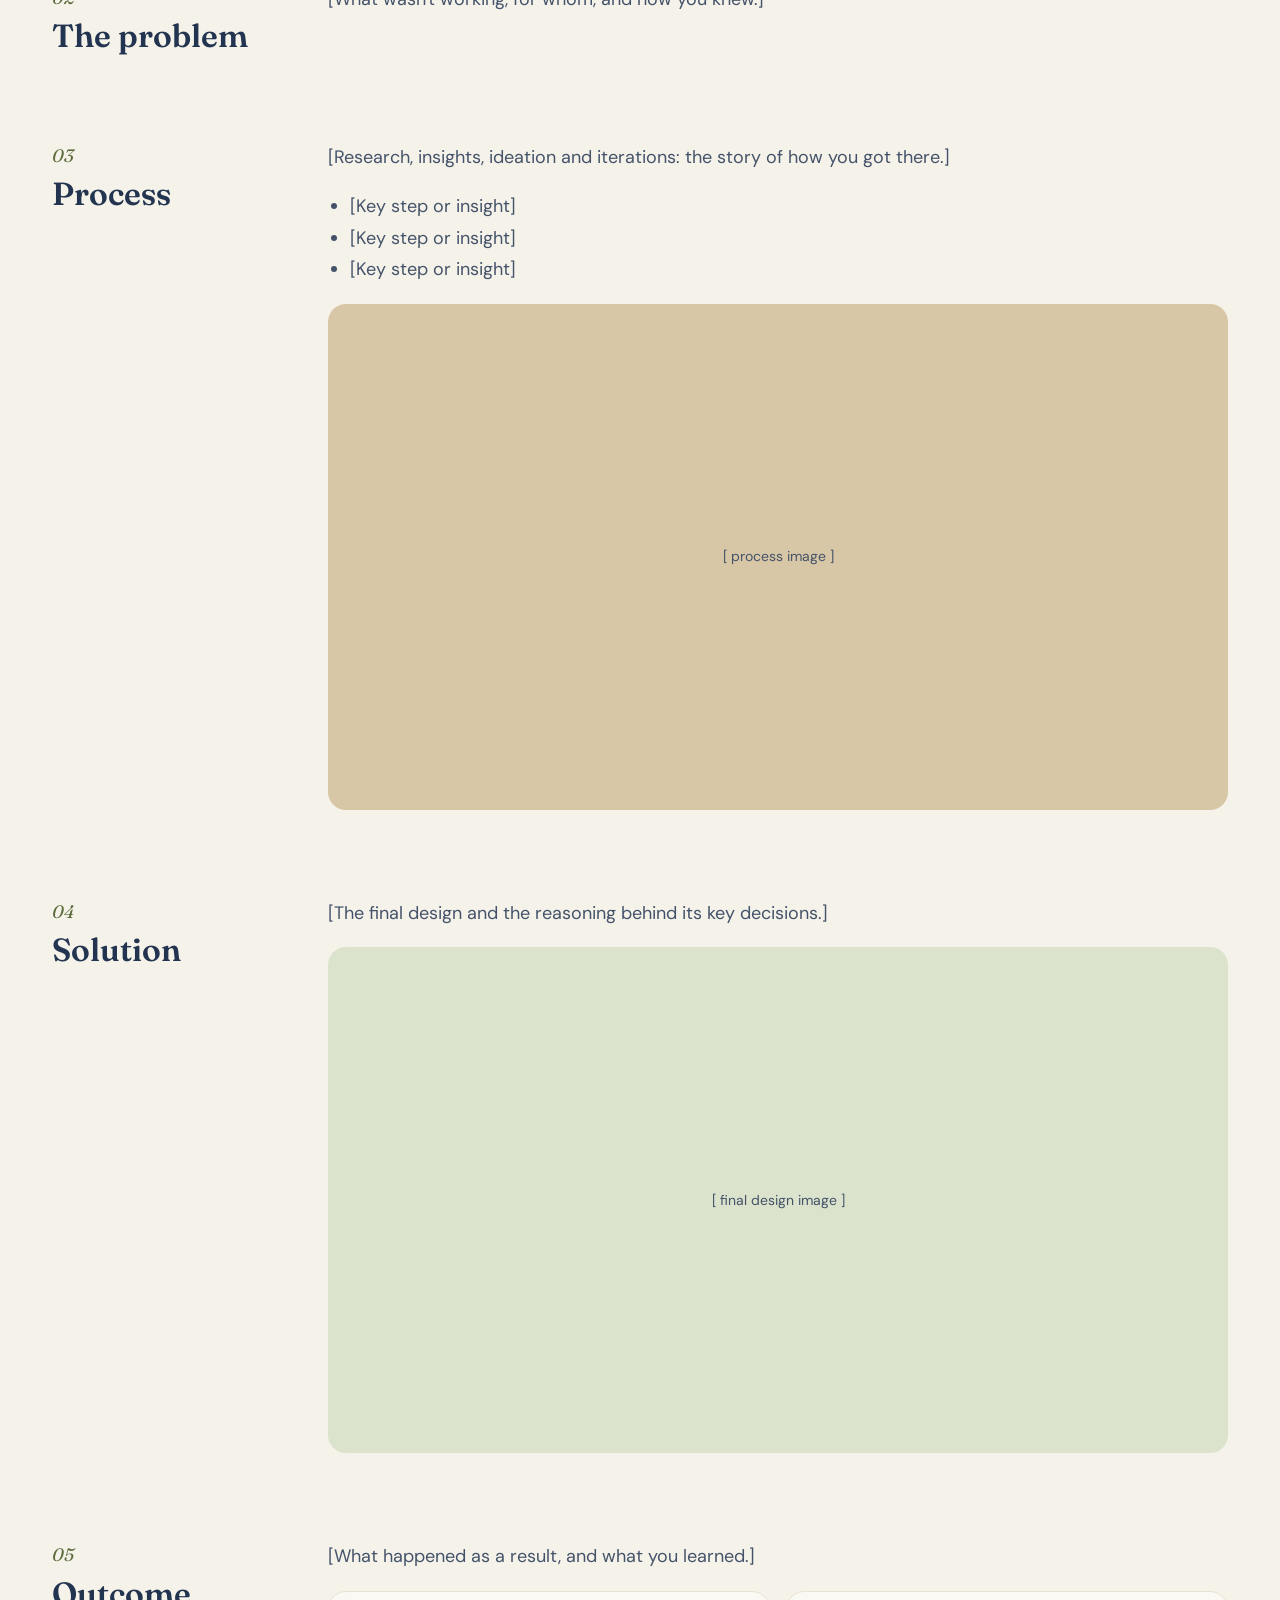
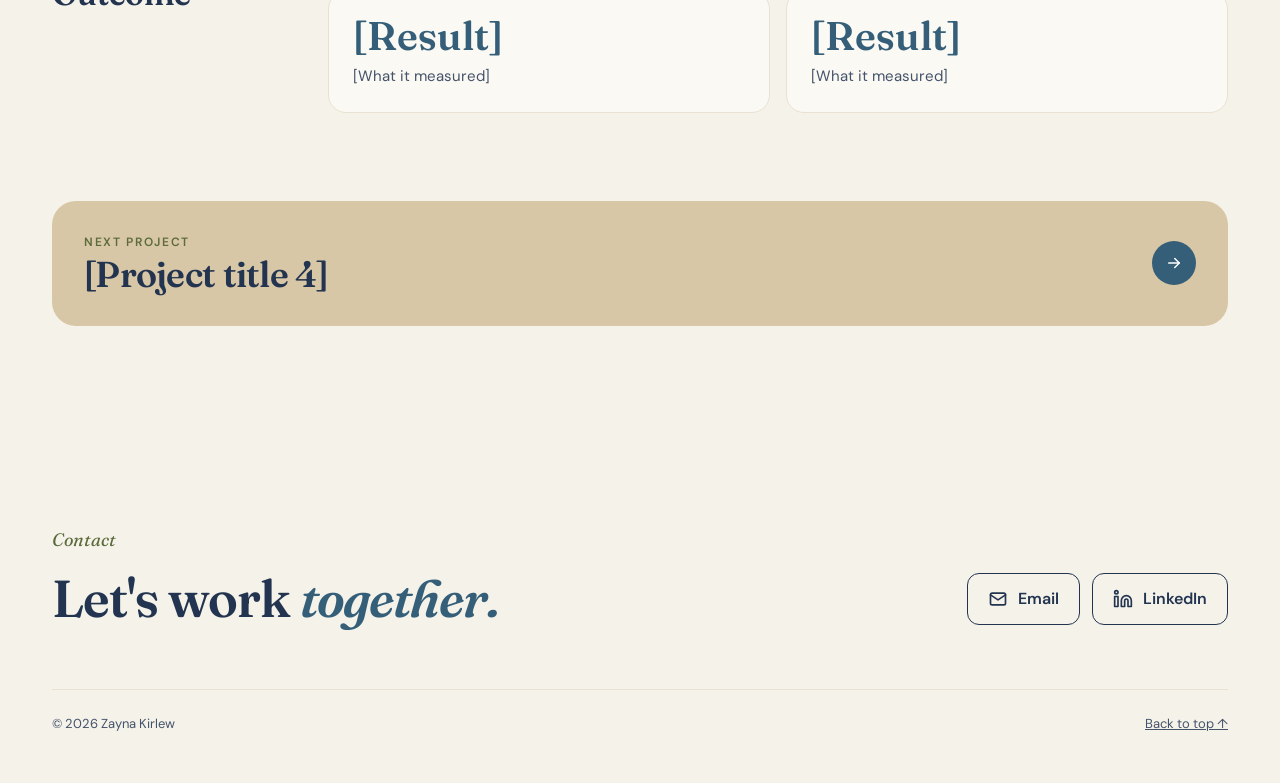
<file: projects/project-3.html>
<!doctype html>
<html lang="en">
<head>
<meta charset="utf-8">
<meta name="viewport" content="width=device-width, initial-scale=1">
<title>[Project title 3] · Zayna Kirlew</title>
<meta name="description" content="[One-sentence summary of project 3]">
<link rel="icon" href="../assets/img/favicon.svg" type="image/svg+xml">
<link rel="preconnect" href="https://fonts.googleapis.com">
<link rel="preconnect" href="https://fonts.gstatic.com" crossorigin>
<link href="https://fonts.googleapis.com/css2?family=Fraunces:ital,opsz,wght@0,9..144,500;0,9..144,600;1,9..144,500;1,9..144,600&family=DM+Sans:wght@400;500;600;700&display=swap" rel="stylesheet">
<link rel="stylesheet" href="../assets/css/style.css">
</head>
<body>
<a class="skip" href="#main">Skip to content</a>

<header class="site-header">
  <div class="wrap">
    <a class="brand" href="../index.html" aria-label="Zayna Kirlew, home">
      <span class="brand-mark" aria-hidden="true">Z.</span>
      <span class="brand-text">
        <span class="brand-name">Zayna Kirlew</span>
        <span class="brand-role">Product Designer</span>
      </span>
    </a>
    <nav class="nav" aria-label="Main">
      <a href="../index.html#work" aria-current="page">Work</a>
      <a href="../about.html">About</a>
      <a href="../index.html#more">More</a>
    </nav>
  </div>
</header>

<main id="main">
  <section class="cs-hero grid-bg" aria-labelledby="cs-title">
    <svg class="sparkle" aria-hidden="true" width="26" height="26" viewBox="0 0 24 24" style="right:6%;top:48px"><path d="M12 1C12.8 8 16 11.2 23 12C16 12.8 12.8 16 12 23C11.2 16 8 12.8 1 12C8 11.2 11.2 8 12 1Z" fill="#D9573A"/></svg>
    <div class="wrap">
      <a class="back" href="../index.html#work">
        <svg aria-hidden="true" width="18" height="18" viewBox="0 0 24 24" fill="none" stroke="currentColor" stroke-width="2" stroke-linecap="round" stroke-linejoin="round"><path d="M19 12H5"/><path d="M11 18l-6-6 6-6"/></svg>
        All work
      </a>
      <span class="label">Case study 03 · [Tag] · [Year]</span>
      <h1 id="cs-title">[Project title 3]</h1>
      <p class="lead">[One or two sentences: what this project is and why it mattered.]</p>
      <dl class="facts">
        <div class="fact"><dt>Role</dt><dd>[Your role]</dd></div>
        <div class="fact"><dt>Timeline</dt><dd>[Duration]</dd></div>
        <div class="fact"><dt>Team</dt><dd>[Who you worked with]</dd></div>
        <div class="fact"><dt>Tools</dt><dd>[Tools]</dd></div>
      </dl>
      <!-- REPLACE: <figure class="cs-cover"><img src="../assets/img/project-3/cover.jpg" alt="[Describe the cover]"></figure> -->
      <div class="cs-cover ph bg-sand">[ cover image ]</div>
    </div>
  </section>

  <div class="wrap cs-body">

    <section class="cs-section" aria-labelledby="s-overview">
      <header><span class="num">01</span><h2 id="s-overview">Overview</h2></header>
      <div class="content">
        <p>[What the product is, who it's for, and the context of the project.]</p>
      </div>
    </section>

    <section class="cs-section" aria-labelledby="s-problem">
      <header><span class="num">02</span><h2 id="s-problem">The problem</h2></header>
      <div class="content">
        <p>[What wasn't working, for whom, and how you knew.]</p>
      </div>
    </section>

    <section class="cs-section" aria-labelledby="s-process">
      <header><span class="num">03</span><h2 id="s-process">Process</h2></header>
      <div class="content">
        <p>[Research, insights, ideation and iterations: the story of how you got there.]</p>
        <ul>
          <li>[Key step or insight]</li>
          <li>[Key step or insight]</li>
          <li>[Key step or insight]</li>
        </ul>
        <div class="cs-img ph bg-sand">[ process image ]</div>
      </div>
    </section>

    <section class="cs-section" aria-labelledby="s-solution">
      <header><span class="num">04</span><h2 id="s-solution">Solution</h2></header>
      <div class="content">
        <p>[The final design and the reasoning behind its key decisions.]</p>
        <div class="cs-img ph bg-peach-light">[ final design image ]</div>
      </div>
    </section>

    <section class="cs-section" aria-labelledby="s-outcome">
      <header><span class="num">05</span><h2 id="s-outcome">Outcome</h2></header>
      <div class="content">
        <p>[What happened as a result, and what you learned.]</p>
        <div class="results">
          <div class="result"><strong>[Result]</strong><span>[What it measured]</span></div>
          <div class="result"><strong>[Result]</strong><span>[What it measured]</span></div>
        </div>
      </div>
    </section>

    <a class="next" href="project-4.html">
      <span style="display:flex;flex-direction:column;gap:4px">
        <span class="label">Next project</span>
        <span class="h2">[Project title 4]</span>
      </span>
      <span class="arrow" aria-hidden="true"><svg width="18" height="18" viewBox="0 0 24 24" fill="none" stroke="currentColor" stroke-width="2" stroke-linecap="round" stroke-linejoin="round"><path d="M5 12h14"/><path d="M13 6l6 6-6 6"/></svg></span>
    </a>

  </div>
</main>

<footer id="contact" class="site-footer wrap">
  <div class="footer-top">
    <div style="display:flex;flex-direction:column;gap:16px">
      <span class="num">Contact</span>
      <h2 class="h2">Let's work <span class="accent">together.</span></h2>
    </div>
    <div class="contact">
      <a class="btn btn-outline" href="mailto:zaynakirlew@gmail.com">
        <svg aria-hidden="true" width="20" height="20" viewBox="0 0 24 24" fill="none" stroke="currentColor" stroke-width="2" stroke-linecap="round" stroke-linejoin="round"><rect x="3" y="5" width="18" height="14" rx="2"/><path d="M3 7l9 6 9-6"/></svg>
        Email
      </a>
      <a class="btn btn-outline" href="https://www.linkedin.com/in/zkirlew/" target="_blank" rel="noopener">
        <svg aria-hidden="true" width="20" height="20" viewBox="0 0 24 24" fill="none" stroke="currentColor" stroke-width="2" stroke-linecap="round" stroke-linejoin="round"><path d="M16 8a6 6 0 0 1 6 6v7h-4v-7a2 2 0 0 0-4 0v7h-4v-7a6 6 0 0 1 6-6z"/><rect x="2" y="9" width="4" height="12"/><circle cx="4" cy="4" r="2"/></svg>
        LinkedIn
      </a>
    </div>
  </div>
  <div class="footer-bottom">
    <span>© <span data-year>2026</span> Zayna Kirlew</span>
    <a href="#main">Back to top ↑</a>
  </div>
</footer>

<script src="../assets/js/main.js"></script>
</body>
</html>
</file>
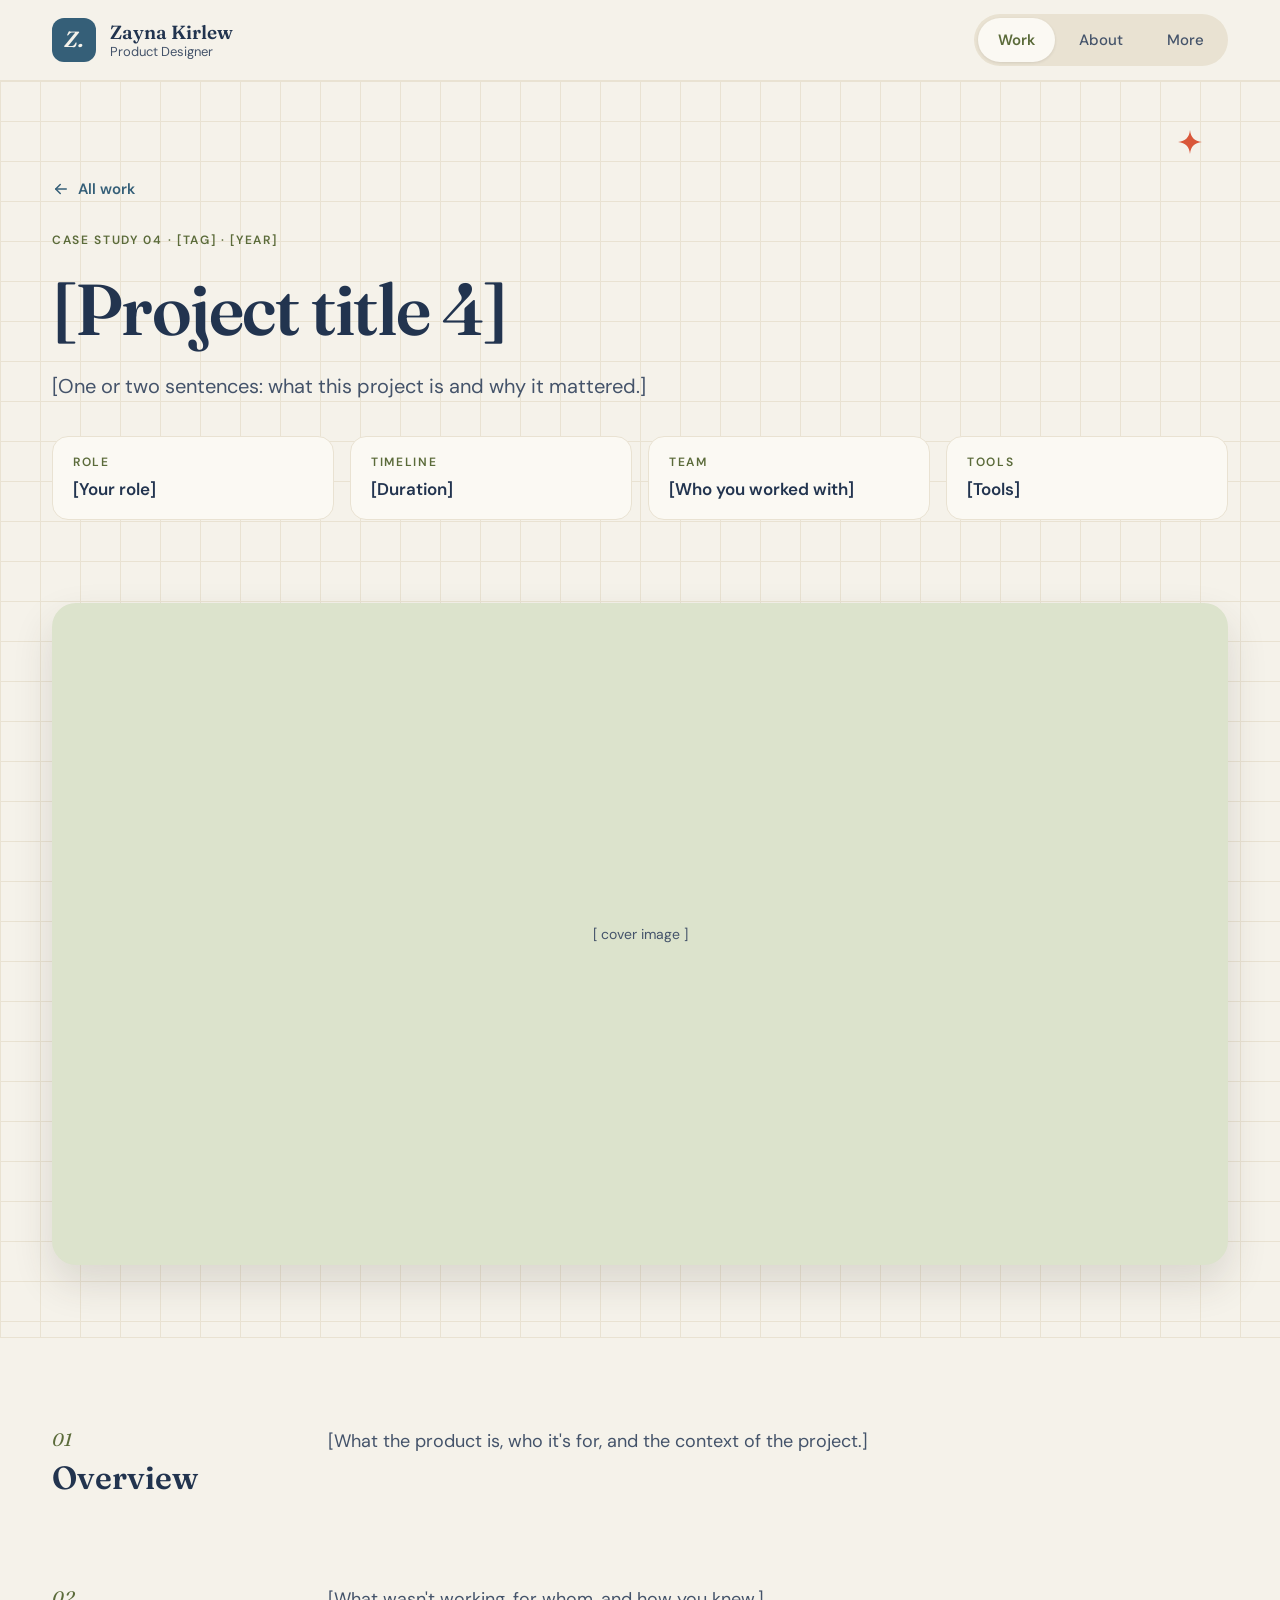
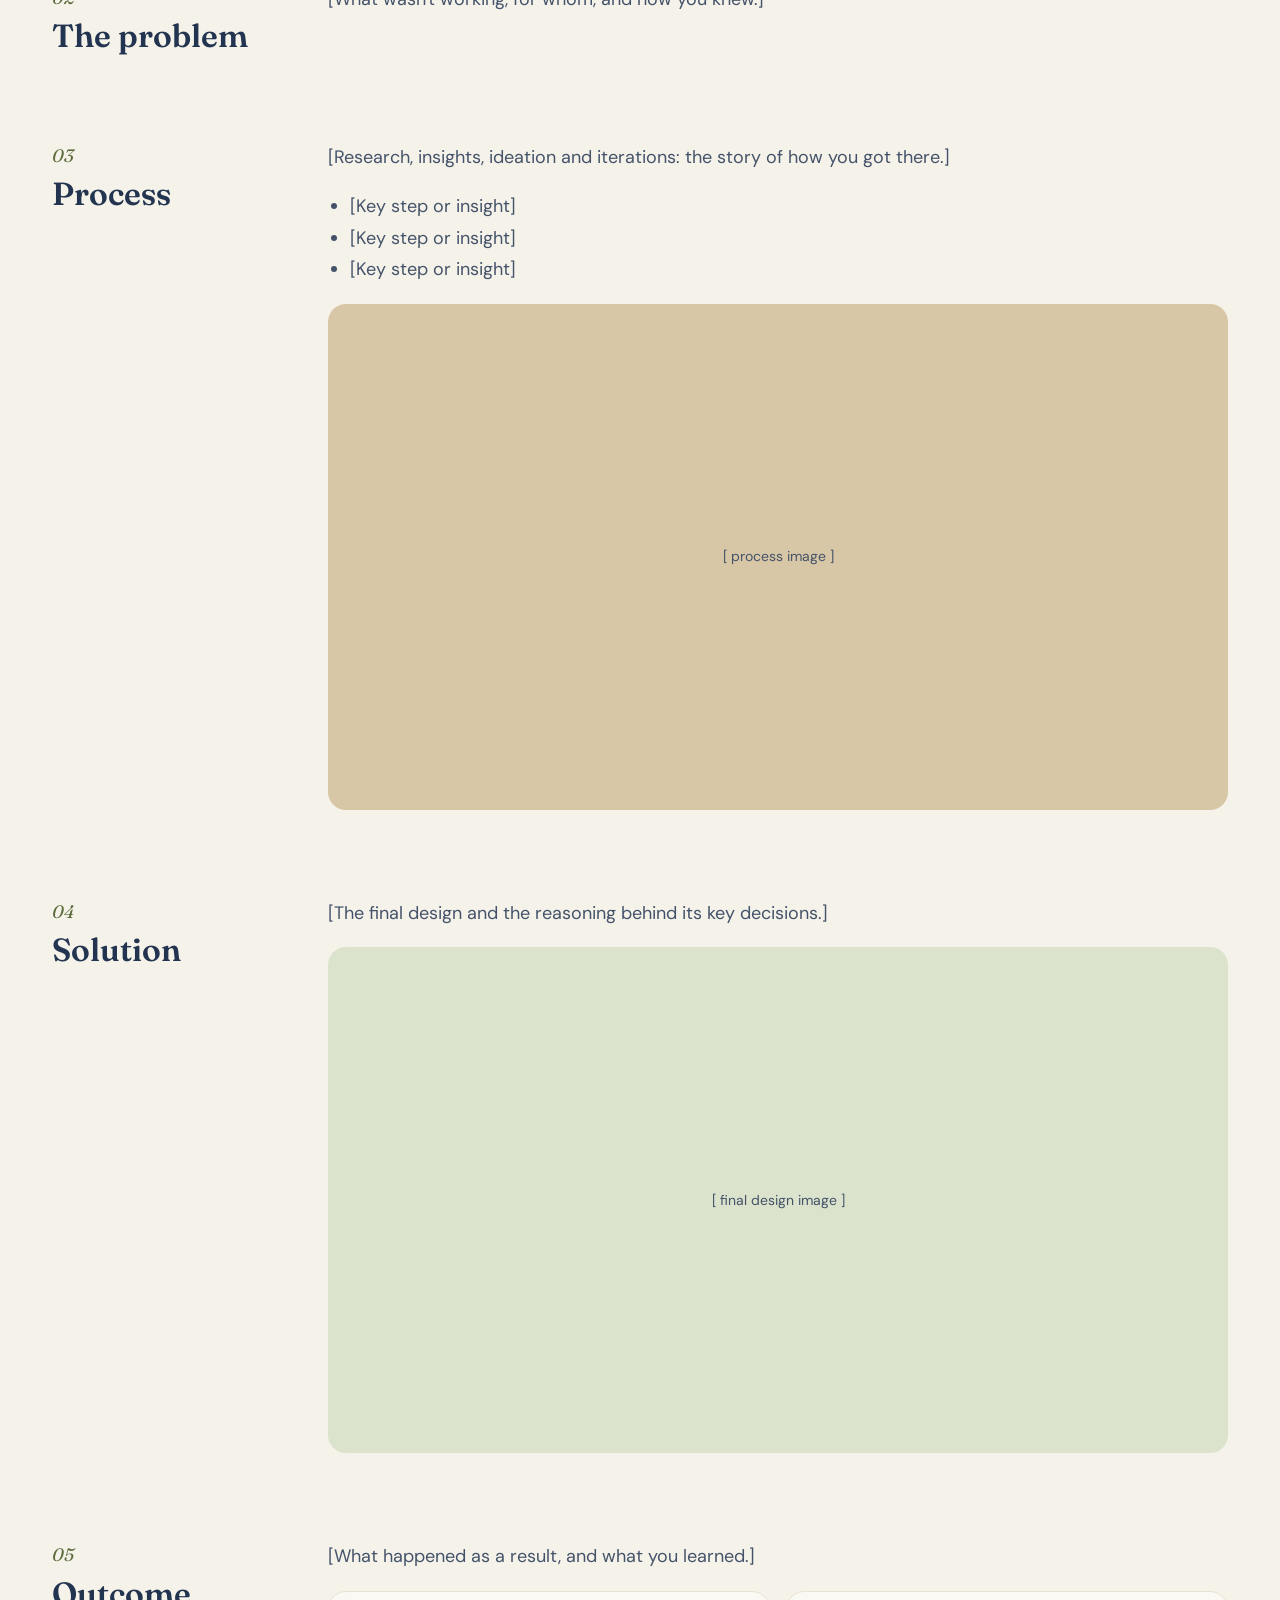
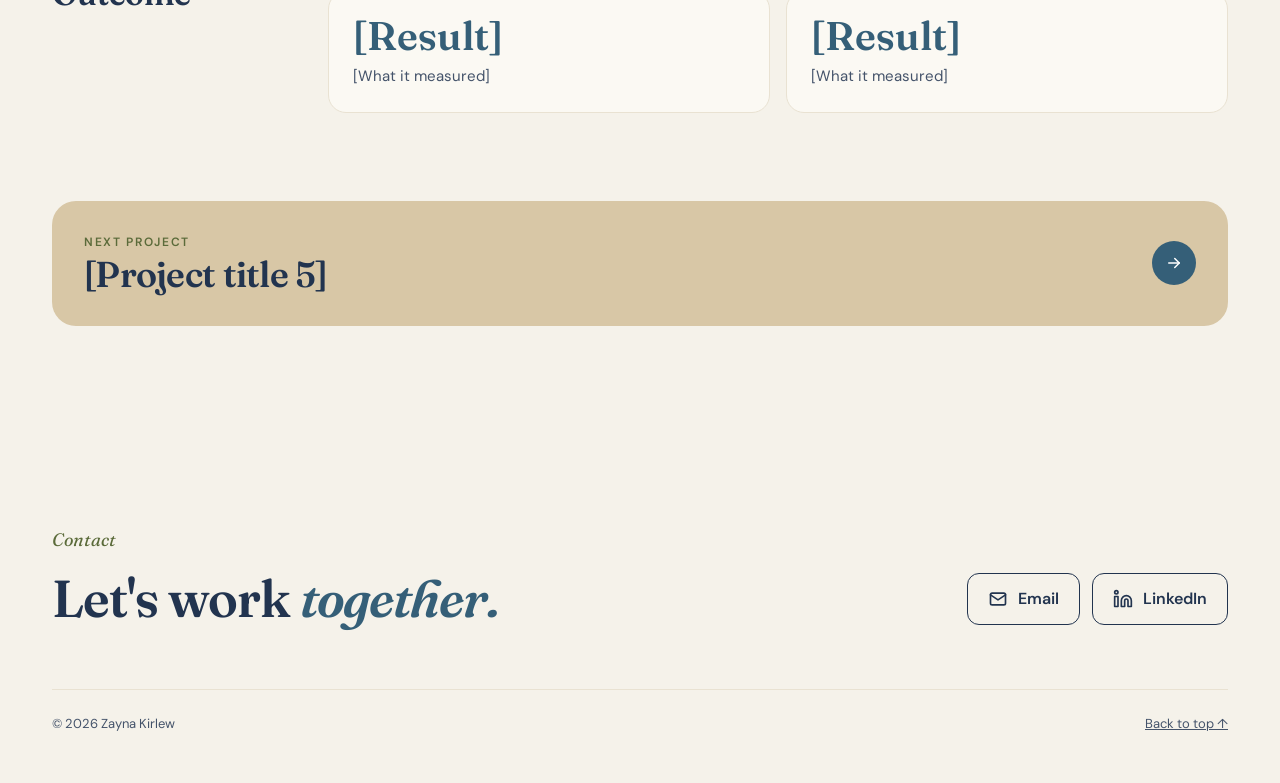
<file: projects/project-4.html>
<!doctype html>
<html lang="en">
<head>
<meta charset="utf-8">
<meta name="viewport" content="width=device-width, initial-scale=1">
<title>[Project title 4] · Zayna Kirlew</title>
<meta name="description" content="[One-sentence summary of project 4]">
<link rel="icon" href="../assets/img/favicon.svg" type="image/svg+xml">
<link rel="preconnect" href="https://fonts.googleapis.com">
<link rel="preconnect" href="https://fonts.gstatic.com" crossorigin>
<link href="https://fonts.googleapis.com/css2?family=Fraunces:ital,opsz,wght@0,9..144,500;0,9..144,600;1,9..144,500;1,9..144,600&family=DM+Sans:wght@400;500;600;700&display=swap" rel="stylesheet">
<link rel="stylesheet" href="../assets/css/style.css">
</head>
<body>
<a class="skip" href="#main">Skip to content</a>

<header class="site-header">
  <div class="wrap">
    <a class="brand" href="../index.html" aria-label="Zayna Kirlew, home">
      <span class="brand-mark" aria-hidden="true">Z.</span>
      <span class="brand-text">
        <span class="brand-name">Zayna Kirlew</span>
        <span class="brand-role">Product Designer</span>
      </span>
    </a>
    <nav class="nav" aria-label="Main">
      <a href="../index.html#work" aria-current="page">Work</a>
      <a href="../about.html">About</a>
      <a href="../index.html#more">More</a>
    </nav>
  </div>
</header>

<main id="main">
  <section class="cs-hero grid-bg" aria-labelledby="cs-title">
    <svg class="sparkle" aria-hidden="true" width="26" height="26" viewBox="0 0 24 24" style="right:6%;top:48px"><path d="M12 1C12.8 8 16 11.2 23 12C16 12.8 12.8 16 12 23C11.2 16 8 12.8 1 12C8 11.2 11.2 8 12 1Z" fill="#D9573A"/></svg>
    <div class="wrap">
      <a class="back" href="../index.html#work">
        <svg aria-hidden="true" width="18" height="18" viewBox="0 0 24 24" fill="none" stroke="currentColor" stroke-width="2" stroke-linecap="round" stroke-linejoin="round"><path d="M19 12H5"/><path d="M11 18l-6-6 6-6"/></svg>
        All work
      </a>
      <span class="label">Case study 04 · [Tag] · [Year]</span>
      <h1 id="cs-title">[Project title 4]</h1>
      <p class="lead">[One or two sentences: what this project is and why it mattered.]</p>
      <dl class="facts">
        <div class="fact"><dt>Role</dt><dd>[Your role]</dd></div>
        <div class="fact"><dt>Timeline</dt><dd>[Duration]</dd></div>
        <div class="fact"><dt>Team</dt><dd>[Who you worked with]</dd></div>
        <div class="fact"><dt>Tools</dt><dd>[Tools]</dd></div>
      </dl>
      <!-- REPLACE: <figure class="cs-cover"><img src="../assets/img/project-4/cover.jpg" alt="[Describe the cover]"></figure> -->
      <div class="cs-cover ph bg-sage">[ cover image ]</div>
    </div>
  </section>

  <div class="wrap cs-body">

    <section class="cs-section" aria-labelledby="s-overview">
      <header><span class="num">01</span><h2 id="s-overview">Overview</h2></header>
      <div class="content">
        <p>[What the product is, who it's for, and the context of the project.]</p>
      </div>
    </section>

    <section class="cs-section" aria-labelledby="s-problem">
      <header><span class="num">02</span><h2 id="s-problem">The problem</h2></header>
      <div class="content">
        <p>[What wasn't working, for whom, and how you knew.]</p>
      </div>
    </section>

    <section class="cs-section" aria-labelledby="s-process">
      <header><span class="num">03</span><h2 id="s-process">Process</h2></header>
      <div class="content">
        <p>[Research, insights, ideation and iterations: the story of how you got there.]</p>
        <ul>
          <li>[Key step or insight]</li>
          <li>[Key step or insight]</li>
          <li>[Key step or insight]</li>
        </ul>
        <div class="cs-img ph bg-sand">[ process image ]</div>
      </div>
    </section>

    <section class="cs-section" aria-labelledby="s-solution">
      <header><span class="num">04</span><h2 id="s-solution">Solution</h2></header>
      <div class="content">
        <p>[The final design and the reasoning behind its key decisions.]</p>
        <div class="cs-img ph bg-peach-light">[ final design image ]</div>
      </div>
    </section>

    <section class="cs-section" aria-labelledby="s-outcome">
      <header><span class="num">05</span><h2 id="s-outcome">Outcome</h2></header>
      <div class="content">
        <p>[What happened as a result, and what you learned.]</p>
        <div class="results">
          <div class="result"><strong>[Result]</strong><span>[What it measured]</span></div>
          <div class="result"><strong>[Result]</strong><span>[What it measured]</span></div>
        </div>
      </div>
    </section>

    <a class="next" href="project-5.html">
      <span style="display:flex;flex-direction:column;gap:4px">
        <span class="label">Next project</span>
        <span class="h2">[Project title 5]</span>
      </span>
      <span class="arrow" aria-hidden="true"><svg width="18" height="18" viewBox="0 0 24 24" fill="none" stroke="currentColor" stroke-width="2" stroke-linecap="round" stroke-linejoin="round"><path d="M5 12h14"/><path d="M13 6l6 6-6 6"/></svg></span>
    </a>

  </div>
</main>

<footer id="contact" class="site-footer wrap">
  <div class="footer-top">
    <div style="display:flex;flex-direction:column;gap:16px">
      <span class="num">Contact</span>
      <h2 class="h2">Let's work <span class="accent">together.</span></h2>
    </div>
    <div class="contact">
      <a class="btn btn-outline" href="mailto:zaynakirlew@gmail.com">
        <svg aria-hidden="true" width="20" height="20" viewBox="0 0 24 24" fill="none" stroke="currentColor" stroke-width="2" stroke-linecap="round" stroke-linejoin="round"><rect x="3" y="5" width="18" height="14" rx="2"/><path d="M3 7l9 6 9-6"/></svg>
        Email
      </a>
      <a class="btn btn-outline" href="https://www.linkedin.com/in/zkirlew/" target="_blank" rel="noopener">
        <svg aria-hidden="true" width="20" height="20" viewBox="0 0 24 24" fill="none" stroke="currentColor" stroke-width="2" stroke-linecap="round" stroke-linejoin="round"><path d="M16 8a6 6 0 0 1 6 6v7h-4v-7a2 2 0 0 0-4 0v7h-4v-7a6 6 0 0 1 6-6z"/><rect x="2" y="9" width="4" height="12"/><circle cx="4" cy="4" r="2"/></svg>
        LinkedIn
      </a>
    </div>
  </div>
  <div class="footer-bottom">
    <span>© <span data-year>2026</span> Zayna Kirlew</span>
    <a href="#main">Back to top ↑</a>
  </div>
</footer>

<script src="../assets/js/main.js"></script>
</body>
</html>
</file>
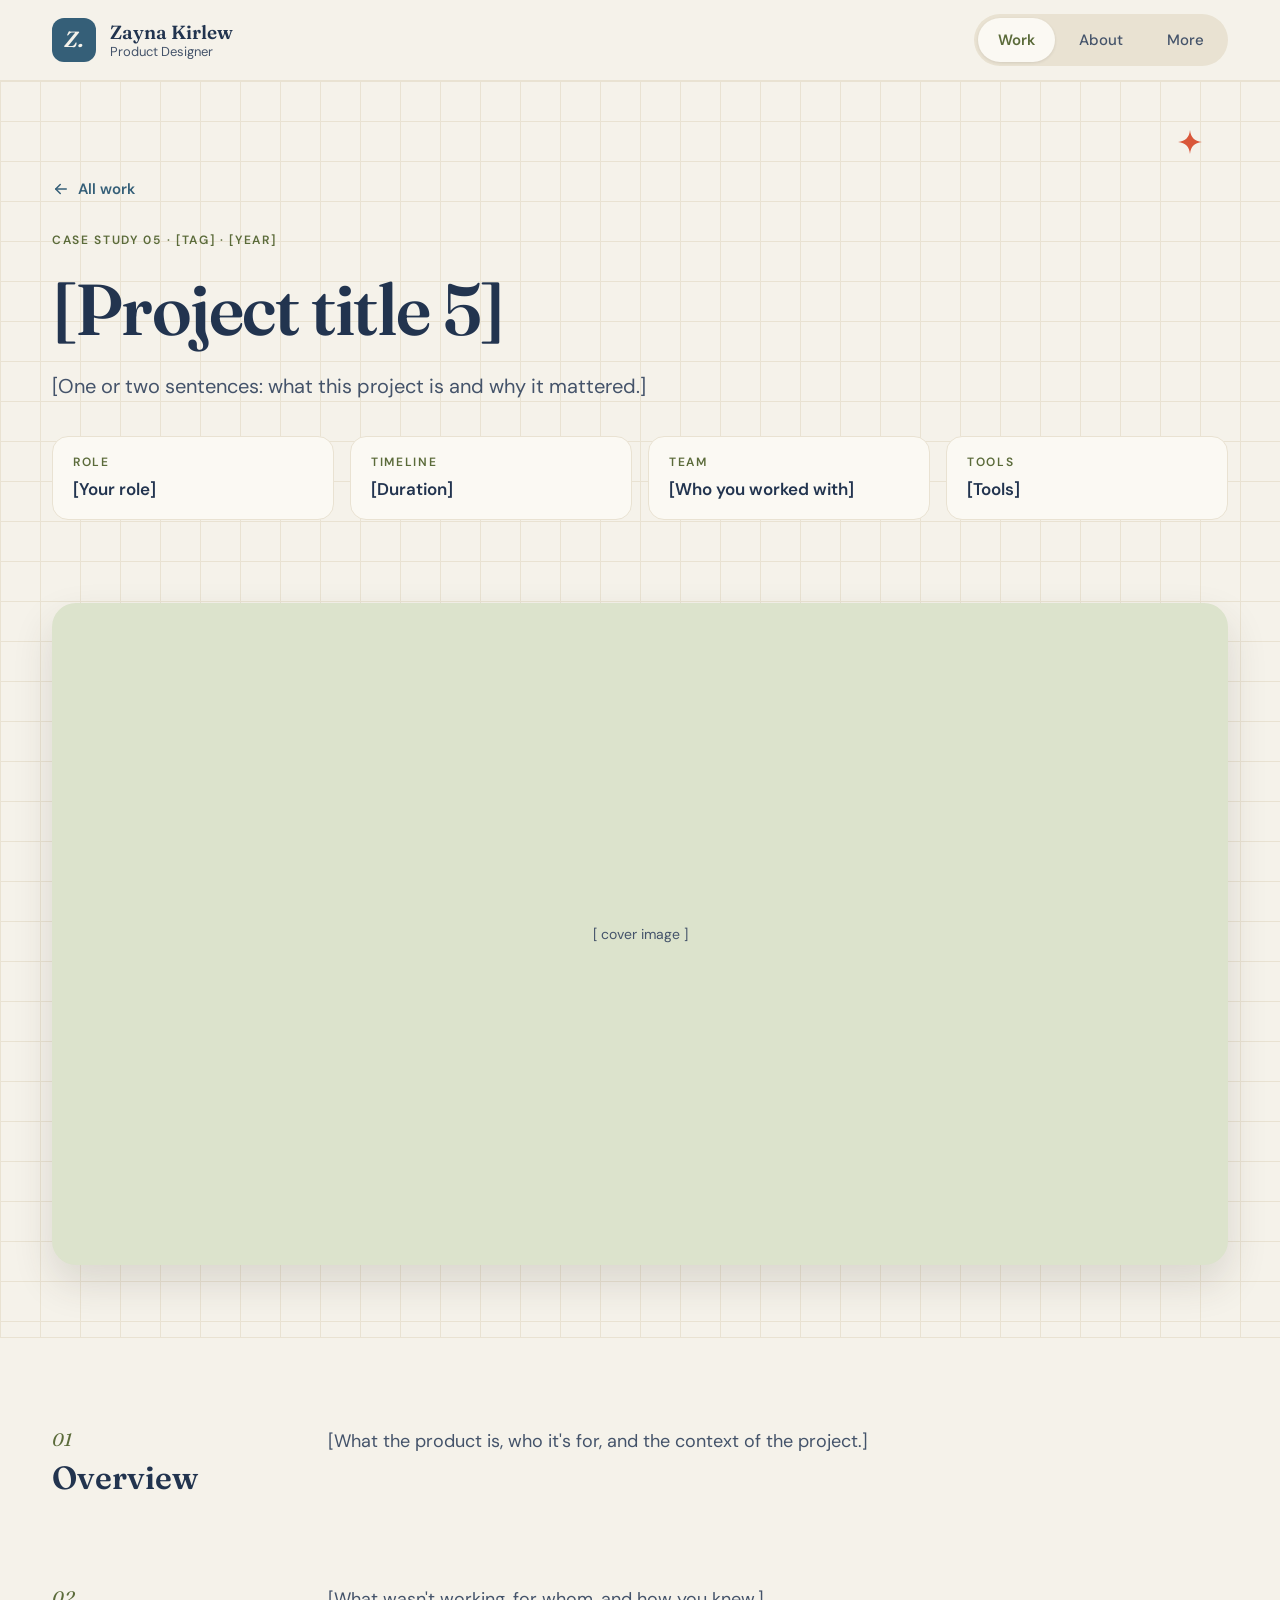
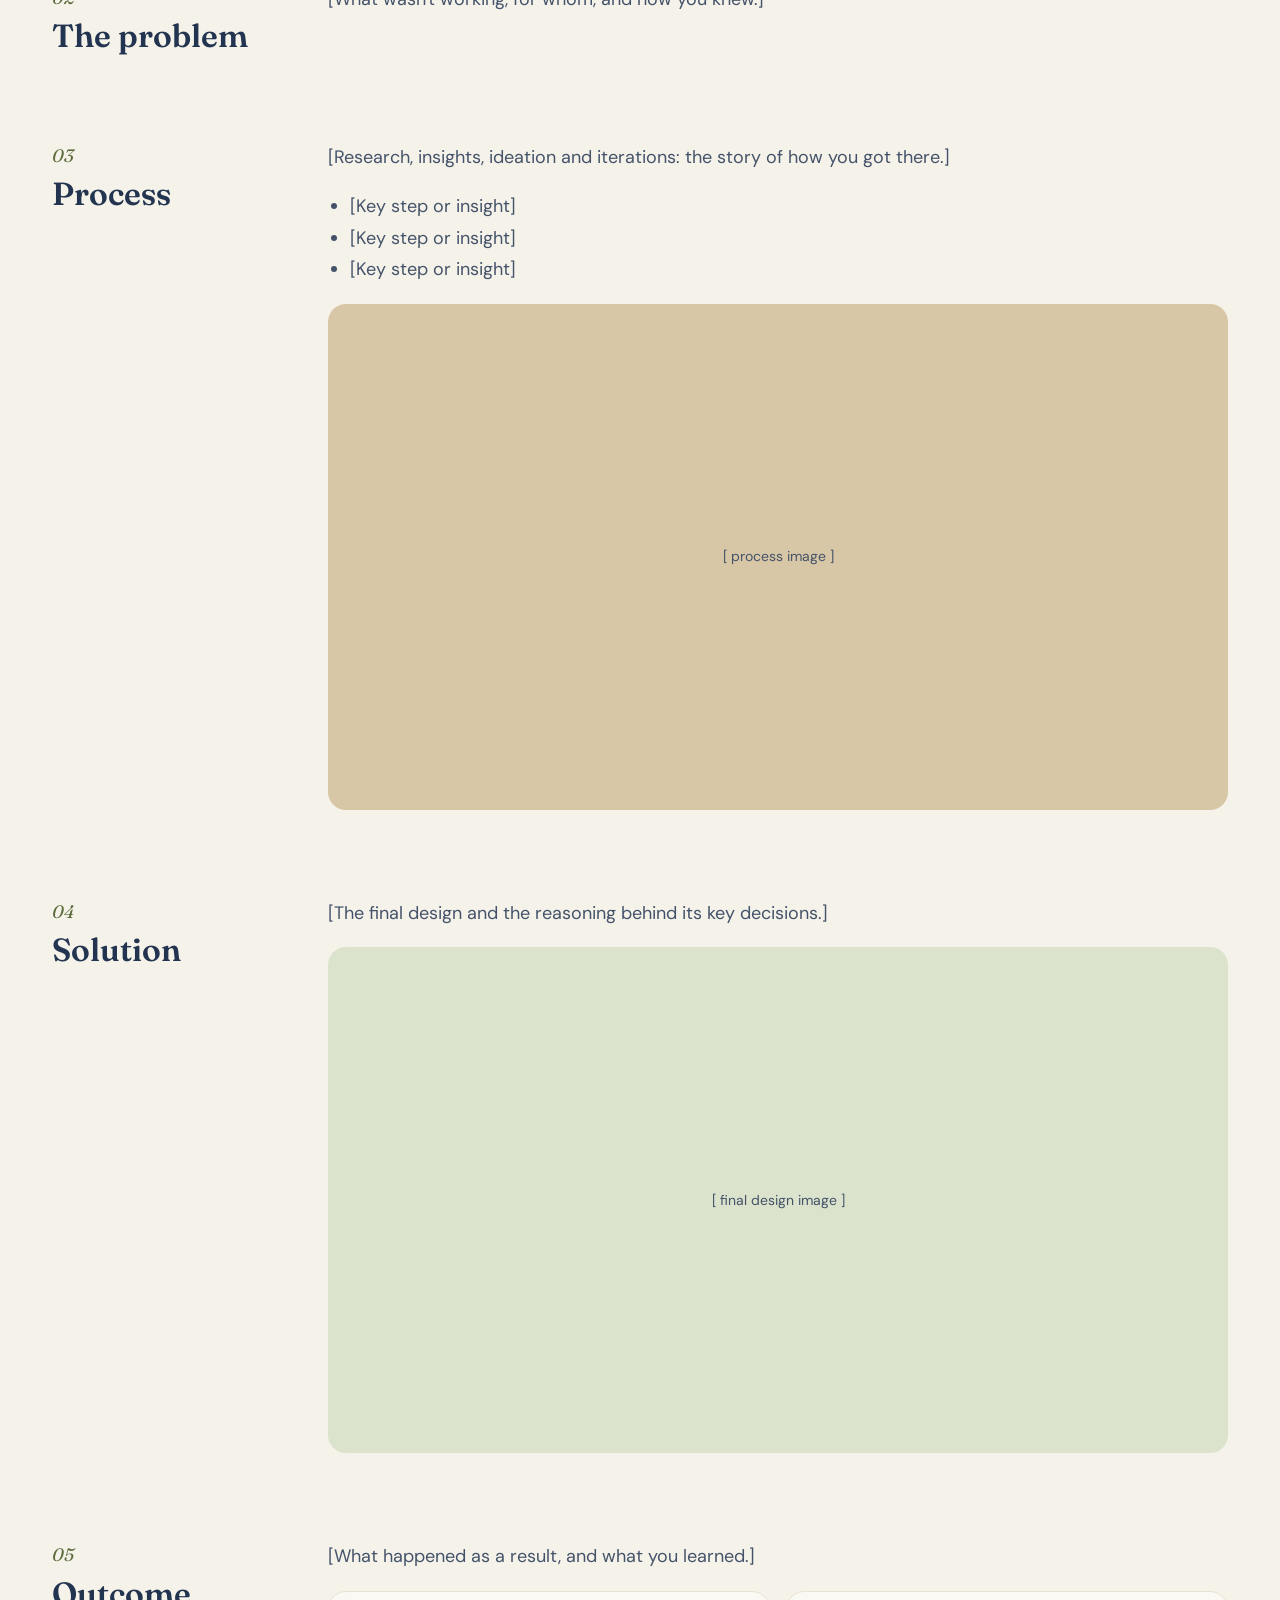
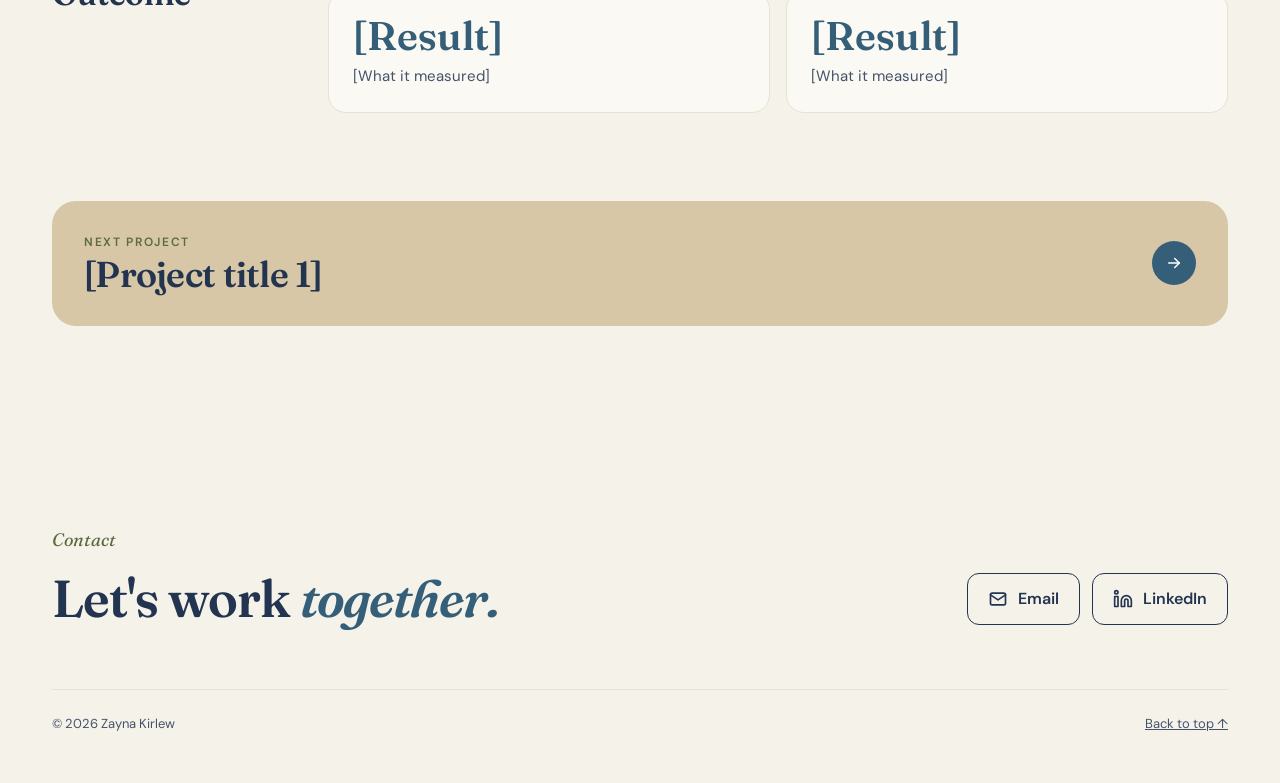
<file: projects/project-5.html>
<!doctype html>
<html lang="en">
<head>
<meta charset="utf-8">
<meta name="viewport" content="width=device-width, initial-scale=1">
<title>[Project title 5] · Zayna Kirlew</title>
<meta name="description" content="[One-sentence summary of project 5]">
<link rel="icon" href="../assets/img/favicon.svg" type="image/svg+xml">
<link rel="preconnect" href="https://fonts.googleapis.com">
<link rel="preconnect" href="https://fonts.gstatic.com" crossorigin>
<link href="https://fonts.googleapis.com/css2?family=Fraunces:ital,opsz,wght@0,9..144,500;0,9..144,600;1,9..144,500;1,9..144,600&family=DM+Sans:wght@400;500;600;700&display=swap" rel="stylesheet">
<link rel="stylesheet" href="../assets/css/style.css">
</head>
<body>
<a class="skip" href="#main">Skip to content</a>

<header class="site-header">
  <div class="wrap">
    <a class="brand" href="../index.html" aria-label="Zayna Kirlew, home">
      <span class="brand-mark" aria-hidden="true">Z.</span>
      <span class="brand-text">
        <span class="brand-name">Zayna Kirlew</span>
        <span class="brand-role">Product Designer</span>
      </span>
    </a>
    <nav class="nav" aria-label="Main">
      <a href="../index.html#work" aria-current="page">Work</a>
      <a href="../about.html">About</a>
      <a href="../index.html#more">More</a>
    </nav>
  </div>
</header>

<main id="main">
  <section class="cs-hero grid-bg" aria-labelledby="cs-title">
    <svg class="sparkle" aria-hidden="true" width="26" height="26" viewBox="0 0 24 24" style="right:6%;top:48px"><path d="M12 1C12.8 8 16 11.2 23 12C16 12.8 12.8 16 12 23C11.2 16 8 12.8 1 12C8 11.2 11.2 8 12 1Z" fill="#D9573A"/></svg>
    <div class="wrap">
      <a class="back" href="../index.html#work">
        <svg aria-hidden="true" width="18" height="18" viewBox="0 0 24 24" fill="none" stroke="currentColor" stroke-width="2" stroke-linecap="round" stroke-linejoin="round"><path d="M19 12H5"/><path d="M11 18l-6-6 6-6"/></svg>
        All work
      </a>
      <span class="label">Case study 05 · [Tag] · [Year]</span>
      <h1 id="cs-title">[Project title 5]</h1>
      <p class="lead">[One or two sentences: what this project is and why it mattered.]</p>
      <dl class="facts">
        <div class="fact"><dt>Role</dt><dd>[Your role]</dd></div>
        <div class="fact"><dt>Timeline</dt><dd>[Duration]</dd></div>
        <div class="fact"><dt>Team</dt><dd>[Who you worked with]</dd></div>
        <div class="fact"><dt>Tools</dt><dd>[Tools]</dd></div>
      </dl>
      <!-- REPLACE: <figure class="cs-cover"><img src="../assets/img/project-5/cover.jpg" alt="[Describe the cover]"></figure> -->
      <div class="cs-cover ph bg-peach-light">[ cover image ]</div>
    </div>
  </section>

  <div class="wrap cs-body">

    <section class="cs-section" aria-labelledby="s-overview">
      <header><span class="num">01</span><h2 id="s-overview">Overview</h2></header>
      <div class="content">
        <p>[What the product is, who it's for, and the context of the project.]</p>
      </div>
    </section>

    <section class="cs-section" aria-labelledby="s-problem">
      <header><span class="num">02</span><h2 id="s-problem">The problem</h2></header>
      <div class="content">
        <p>[What wasn't working, for whom, and how you knew.]</p>
      </div>
    </section>

    <section class="cs-section" aria-labelledby="s-process">
      <header><span class="num">03</span><h2 id="s-process">Process</h2></header>
      <div class="content">
        <p>[Research, insights, ideation and iterations: the story of how you got there.]</p>
        <ul>
          <li>[Key step or insight]</li>
          <li>[Key step or insight]</li>
          <li>[Key step or insight]</li>
        </ul>
        <div class="cs-img ph bg-sand">[ process image ]</div>
      </div>
    </section>

    <section class="cs-section" aria-labelledby="s-solution">
      <header><span class="num">04</span><h2 id="s-solution">Solution</h2></header>
      <div class="content">
        <p>[The final design and the reasoning behind its key decisions.]</p>
        <div class="cs-img ph bg-peach-light">[ final design image ]</div>
      </div>
    </section>

    <section class="cs-section" aria-labelledby="s-outcome">
      <header><span class="num">05</span><h2 id="s-outcome">Outcome</h2></header>
      <div class="content">
        <p>[What happened as a result, and what you learned.]</p>
        <div class="results">
          <div class="result"><strong>[Result]</strong><span>[What it measured]</span></div>
          <div class="result"><strong>[Result]</strong><span>[What it measured]</span></div>
        </div>
      </div>
    </section>

    <a class="next" href="project-1.html">
      <span style="display:flex;flex-direction:column;gap:4px">
        <span class="label">Next project</span>
        <span class="h2">[Project title 1]</span>
      </span>
      <span class="arrow" aria-hidden="true"><svg width="18" height="18" viewBox="0 0 24 24" fill="none" stroke="currentColor" stroke-width="2" stroke-linecap="round" stroke-linejoin="round"><path d="M5 12h14"/><path d="M13 6l6 6-6 6"/></svg></span>
    </a>

  </div>
</main>

<footer id="contact" class="site-footer wrap">
  <div class="footer-top">
    <div style="display:flex;flex-direction:column;gap:16px">
      <span class="num">Contact</span>
      <h2 class="h2">Let's work <span class="accent">together.</span></h2>
    </div>
    <div class="contact">
      <a class="btn btn-outline" href="mailto:zaynakirlew@gmail.com">
        <svg aria-hidden="true" width="20" height="20" viewBox="0 0 24 24" fill="none" stroke="currentColor" stroke-width="2" stroke-linecap="round" stroke-linejoin="round"><rect x="3" y="5" width="18" height="14" rx="2"/><path d="M3 7l9 6 9-6"/></svg>
        Email
      </a>
      <a class="btn btn-outline" href="https://www.linkedin.com/in/zkirlew/" target="_blank" rel="noopener">
        <svg aria-hidden="true" width="20" height="20" viewBox="0 0 24 24" fill="none" stroke="currentColor" stroke-width="2" stroke-linecap="round" stroke-linejoin="round"><path d="M16 8a6 6 0 0 1 6 6v7h-4v-7a2 2 0 0 0-4 0v7h-4v-7a6 6 0 0 1 6-6z"/><rect x="2" y="9" width="4" height="12"/><circle cx="4" cy="4" r="2"/></svg>
        LinkedIn
      </a>
    </div>
  </div>
  <div class="footer-bottom">
    <span>© <span data-year>2026</span> Zayna Kirlew</span>
    <a href="#main">Back to top ↑</a>
  </div>
</footer>

<script src="../assets/js/main.js"></script>
</body>
</html>
</file>
<file: assets/css/style.css>
/* ==========================================================
   Zayna Kirlew — Portfolio
   Warm Journal theme
   ========================================================== */

:root {
  --cream: #FBF5EC;
  --paper: #FFFDF8;
  --grid: #F1E7D7;
  --line: #EADFCB;
  --chip: #F3E8D6;
  --ink: #3A3328;
  --body: #4A3F30;
  --muted: #6E6455;
  --coral: #D9573A;       /* large text & decoration */
  --coral-text: #B9442A;  /* small text & buttons (passes contrast) */
  --olive: #59663A;
  --olive-dark: #4A5530;
  --peach: #F4B37A;
  --peach-light: #F8DCC4;
  --sand: #EAD7AE;
  --sage-light: #E3E6D2;
  --on-olive: #F4EEDD;

  --serif: 'Fraunces', Georgia, serif;
  --sans: 'DM Sans', system-ui, -apple-system, sans-serif;
  --max: 1240px;
  --pad: clamp(16px, 4vw, 32px);
}

* { box-sizing: border-box; }
html { scroll-behavior: smooth; scroll-padding-top: 96px; }
body {
  margin: 0;
  background: var(--cream);
  color: var(--ink);
  font-family: var(--sans);
  font-size: 17px;
  line-height: 1.6;
  -webkit-font-smoothing: antialiased;
}
img { max-width: 100%; display: block; }
a { color: var(--ink); }
a:hover { color: var(--coral-text); }
:focus-visible { outline: 3px solid var(--coral-text); outline-offset: 3px; border-radius: 6px; }
em { font-style: italic; }

.wrap { max-width: var(--max); margin: 0 auto; padding-inline: var(--pad); }
.skip { position: absolute; left: -9999px; top: 8px; background: var(--ink); color: #fff; padding: 10px 16px; border-radius: 8px; z-index: 100; }
.skip:focus { left: 8px; color: #fff; }

/* ---------- Header ---------- */
.site-header {
  position: sticky; top: 0; z-index: 50;
  background: rgba(251, 245, 236, 0.92);
  backdrop-filter: blur(10px);
  -webkit-backdrop-filter: blur(10px);
  border-bottom: 1px solid var(--line);
}
.site-header .wrap {
  display: flex; flex-wrap: wrap; align-items: center; justify-content: space-between;
  gap: 12px 16px; padding-block: 14px;
}
.brand { display: flex; align-items: center; gap: 14px; text-decoration: none; }
.brand-mark {
  width: 44px; height: 44px; border-radius: 12px; background: var(--coral); color: #fff;
  display: flex; align-items: center; justify-content: center;
  font-family: var(--serif); font-style: italic; font-weight: 600; font-size: 22px;
}
.brand-text { display: flex; flex-direction: column; line-height: 1.2; }
.brand-name { font-family: var(--serif); font-size: 19px; font-weight: 600; color: var(--ink); }
.brand-role { font-size: 13px; color: var(--muted); }

.nav { display: flex; gap: 4px; padding: 4px; border-radius: 999px; background: var(--chip); }
.nav a {
  font-size: 15px; font-weight: 500; text-decoration: none; color: var(--body);
  padding: 10px 20px; border-radius: 999px; transition: background .2s, color .2s;
}
.nav a:hover { background: rgba(255, 253, 248, .6); color: var(--coral-text); }
.nav a[aria-current="page"] {
  background: var(--paper); color: var(--coral-text); font-weight: 600;
  box-shadow: 0 1px 3px rgba(58, 51, 40, .12);
}

/* ---------- Shared bits ---------- */
.grid-bg {
  background-color: var(--cream);
  background-image: linear-gradient(var(--grid) 1px, transparent 1px),
                    linear-gradient(90deg, var(--grid) 1px, transparent 1px);
  background-size: 40px 40px;
}
.kicker {
  font-size: 13px; font-weight: 600; letter-spacing: .28em; text-transform: uppercase;
  color: var(--coral-text); margin: 0;
}
.label {
  font-size: 12px; font-weight: 600; letter-spacing: .14em; text-transform: uppercase;
  color: var(--coral-text);
}
.num { font-family: var(--serif); font-style: italic; font-size: 18px; color: var(--coral-text); }
.accent { color: var(--coral); font-style: italic; }
.sparkle { position: absolute; pointer-events: none; }

.btn {
  display: inline-flex; align-items: center; gap: 10px; min-height: 48px; padding: 0 24px;
  border-radius: 12px; font-weight: 600; font-size: 16px; text-decoration: none;
  transition: transform .15s ease, box-shadow .15s ease, background .2s;
}
.btn svg { flex: none; }
.btn:hover { transform: translateY(-2px); }
.btn-primary { background: var(--coral-text); color: #fff; box-shadow: 0 4px 0 #8E3420; }
.btn-primary:hover { color: #fff; background: #A63D25; }
.btn-outline { border: 1.5px solid var(--ink); color: var(--ink); min-height: 52px; padding: 0 20px; }
.btn-outline:hover { background: var(--ink); color: var(--cream); }
.btn-light { background: var(--cream); color: var(--ink); }
.btn-light:hover { color: var(--coral-text); }

.chip { font-size: 13px; padding: 6px 12px; border-radius: 999px; background: var(--chip); color: var(--body); }

/* image placeholders — replace with <img> when real images arrive */
.ph {
  display: flex; align-items: center; justify-content: center; text-align: center;
  font-size: 14px; color: var(--body); padding: 16px;
}

/* ---------- Hero ---------- */
.hero { position: relative; overflow: hidden; border-bottom: 1px solid var(--line); }
.hero .wrap {
  position: relative; display: flex; flex-wrap: wrap; align-items: center;
  gap: 56px; padding-block: clamp(64px, 10vw, 112px);
}
.hero-text { flex: 999 1 520px; min-width: 0; display: flex; flex-direction: column; gap: 26px; }
.hero h1 {
  margin: 0; font-family: var(--serif); font-weight: 600;
  font-size: clamp(52px, 8vw, 104px); line-height: 1; letter-spacing: -.03em;
}
.hero p.lead { margin: 0; max-width: 640px; font-size: clamp(18px, 2vw, 20px); line-height: 1.65; color: var(--body); }

.photo {
  flex: 1 1 260px; max-width: 340px; margin: 0 auto; position: relative;
  background: #fff; padding: 12px 12px 54px; border-radius: 6px;
  box-shadow: 0 14px 34px rgba(58, 51, 40, .14);
  transform: rotate(3deg); transition: transform .3s ease;
}
.photo:hover { transform: rotate(0deg) scale(1.02); }
.photo img, .photo .ph { width: 100%; height: auto; aspect-ratio: 4 / 5; object-fit: cover; border-radius: 3px; background: var(--sand); }
.photo figcaption {
  position: absolute; left: 0; right: 0; bottom: 14px; text-align: center;
  font-family: var(--serif); font-style: italic; font-size: 18px; color: var(--ink);
}
.photo::before {
  content: ""; position: absolute; left: 50%; top: -14px; width: 96px; height: 28px; margin-left: -48px;
  background: rgba(244, 179, 122, .75); transform: rotate(-4deg);
}

/* ---------- Section heads ---------- */
.section { padding-block: clamp(72px, 9vw, 112px); }
.section-head {
  display: flex; flex-wrap: wrap; align-items: baseline; justify-content: space-between;
  gap: 12px 16px; margin-bottom: 40px;
}
.section-head .title { display: flex; align-items: baseline; gap: 16px; }
.section-head h2, .h2 {
  margin: 0; font-family: var(--serif); font-weight: 600;
  font-size: clamp(34px, 4.5vw, 52px); line-height: 1.05; letter-spacing: -.02em;
}
.count { font-size: 14px; color: var(--muted); }

/* ---------- Project grid ---------- */
.projects { display: flex; flex-wrap: wrap; gap: 40px 32px; }
.project { flex: 1 1 440px; min-width: 0; display: flex; flex-direction: column; gap: 16px; text-decoration: none; color: var(--ink); }
.project.featured { flex-basis: 100%; }
.projects { background: var(--paper); border: 1px solid #EFE4D2; border-radius: 32px; padding: clamp(16px, 3vw, 40px); }
.project .thumb {
  width: 100%; background: #F3ECE0; border: 1px solid #E6DAC6; border-radius: 22px; padding: 12px; position: relative;
}
.project .thumb img { width: 100%; aspect-ratio: 16 / 9; height: auto; object-fit: cover; border-radius: 14px; overflow: hidden; transition: transform .5s ease; }
.project .thumb { transition: transform .25s ease, box-shadow .25s ease; }
.project:hover .thumb { transform: translateY(-4px); box-shadow: 0 12px 28px rgba(58,51,40,.12); }
.project .thumb.ph { transition: transform .3s ease; }
.project:hover .thumb.ph { transform: translateY(-4px); }
.project h3 { margin: 0; font-family: var(--serif); font-weight: 600; font-size: 25px; line-height: 1.2; }
.project.featured h3 { font-size: clamp(26px, 3vw, 32px); }
.project .meta { display: flex; flex-direction: column; gap: 6px; }
.project-row { display: flex; flex-wrap: wrap; align-items: center; justify-content: space-between; gap: 12px; }
.project-row .chips { display: flex; align-items: center; gap: 10px; }
.arrow {
  width: 44px; height: 44px; border-radius: 999px; background: var(--coral-text); color: #fff;
  display: flex; align-items: center; justify-content: center; transition: transform .2s ease;
}
.project:hover .arrow { transform: rotate(45deg); }
.project:hover h3 { color: var(--coral-text); }

.bg-olive { background: var(--olive); color: var(--on-olive); }
.bg-peach { background: var(--peach); }
.bg-sand { background: var(--sand); }
.bg-sage { background: var(--sage-light); }
.bg-peach-light { background: var(--peach-light); }

/* ---------- 3D band ---------- */
.band-outer { padding-inline: clamp(8px, 2vw, 16px); }
.band {
  max-width: var(--max); margin: 0 auto; border-radius: 28px;
  background-color: var(--olive);
  color: var(--on-olive);
  padding: clamp(40px, 6vw, 72px) clamp(24px, 4vw, 48px);
  display: flex; flex-wrap: wrap; align-items: center; gap: 48px;
}
.band-text { flex: 1 1 320px; display: flex; flex-direction: column; gap: 20px; }
.band .label { color: #F8D3AE; }
.band p { margin: 0; font-size: 19px; line-height: 1.55; color: #EFE9D6; }
.band p a { color: #fff; font-weight: 600; text-underline-offset: 4px; }
.band-img { flex: 2 1 460px; min-width: 0; display: block; border-radius: 16px; overflow: hidden; }
.band-img img, .band-img .ph { width: 100%; height: auto; aspect-ratio: 3 / 1; object-fit: cover; }
.band-img .ph { background: var(--olive-dark); color: var(--on-olive); }
.band-img img { transition: transform .5s ease; }
.band-img:hover img { transform: scale(1.03); }

/* ---------- Footer ---------- */
.site-footer { padding-block: clamp(80px, 9vw, 112px) 48px; }
.footer-top { display: flex; flex-wrap: wrap; align-items: flex-end; justify-content: space-between; gap: 32px; }
.footer-top .h2 { max-width: 640px; }
.contact { display: flex; flex-wrap: wrap; gap: 12px; }
.footer-bottom {
  display: flex; flex-wrap: wrap; justify-content: space-between; gap: 12px;
  margin-top: 64px; padding-top: 24px; border-top: 1px solid var(--line);
  font-size: 13px; color: var(--muted);
}
.footer-bottom a { color: var(--muted); }

/* ---------- About page ---------- */
.about-grid { display: flex; flex-wrap: wrap; gap: 56px; align-items: flex-start; }
.about-grid .photo { flex: 1 1 260px; margin: 0; }
.about-body { flex: 999 1 520px; min-width: 0; display: flex; flex-direction: column; gap: 22px; }
.about-body p { margin: 0; font-size: 19px; line-height: 1.7; color: var(--body); max-width: 680px; }
.cards { display: grid; grid-template-columns: repeat(auto-fit, minmax(min(100%, 260px), 1fr)); gap: 20px; }
.card { background: var(--paper); border: 1px solid var(--line); border-radius: 20px; padding: 28px; }
.card h3 { margin: 0 0 8px; font-family: var(--serif); font-weight: 600; font-size: 22px; }
.card p { margin: 0; color: var(--body); font-size: 16px; }
.pills { display: flex; flex-wrap: wrap; gap: 10px; }
.pill { padding: 10px 18px; border-radius: 999px; background: var(--paper); border: 1px solid var(--line); font-weight: 600; font-size: 14px; color: var(--olive); }

/* ---------- Case study ---------- */
.cs-hero { position: relative; overflow: hidden; border-bottom: 1px solid var(--line); }
.cs-hero .wrap { padding-block: clamp(48px, 7vw, 88px) clamp(40px, 6vw, 72px); display: flex; flex-direction: column; gap: 22px; }
.back { display: inline-flex; align-items: center; gap: 8px; font-weight: 600; font-size: 15px; text-decoration: none; color: var(--coral-text); align-self: flex-start; padding: 8px 0; }
.cs-hero h1 { margin: 0; font-family: var(--serif); font-weight: 600; font-size: clamp(40px, 6vw, 72px); line-height: 1.05; letter-spacing: -.02em; max-width: 900px; }
.cs-hero .lead { margin: 0; font-size: 20px; line-height: 1.6; color: var(--body); max-width: 720px; }
.facts { display: grid; grid-template-columns: repeat(auto-fit, minmax(min(100%, 180px), 1fr)); gap: 16px; margin-top: 12px; }
.fact { background: var(--paper); border: 1px solid var(--line); border-radius: 16px; padding: 16px 20px; }
.fact dt { font-size: 12px; font-weight: 600; letter-spacing: .14em; text-transform: uppercase; color: var(--coral-text); }
.fact dd { margin: 4px 0 0; font-weight: 600; }
.cs-cover { width: 100%; aspect-ratio: 16 / 9; border-radius: 24px; overflow: hidden; margin: clamp(28px, 4vw, 44px) 0 0; box-shadow: 0 18px 40px rgba(58, 51, 40, .14); }
.cs-cover img, .cs-cover.ph { width: 100%; height: 100%; object-fit: cover; }

.cs-body { display: flex; flex-direction: column; gap: clamp(56px, 7vw, 88px); padding-block: clamp(56px, 7vw, 88px); }
.cs-section { display: flex; flex-wrap: wrap; gap: 24px 56px; }
.cs-section > header { flex: 1 1 220px; display: flex; flex-direction: column; gap: 6px; }
.cs-section > header h2 { margin: 0; font-family: var(--serif); font-weight: 600; font-size: 32px; line-height: 1.1; }
.cs-section > .content { flex: 999 1 560px; min-width: 0; display: flex; flex-direction: column; gap: 18px; }
.cs-section p { margin: 0; font-size: 18px; line-height: 1.75; color: var(--body); }
.cs-section ul { margin: 0; padding-left: 22px; font-size: 18px; line-height: 1.75; color: var(--body); }
.cs-img { width: 100%; border-radius: 18px; overflow: hidden; }
.cs-img.ph { aspect-ratio: 16 / 9; }
.cs-img figcaption { font-size: 14px; color: var(--muted); padding-top: 10px; }
.results { display: grid; grid-template-columns: repeat(auto-fit, minmax(min(100%, 200px), 1fr)); gap: 16px; }
.result { background: var(--paper); border: 1px solid var(--line); border-radius: 18px; padding: 24px; }
.result strong { display: block; font-family: var(--serif); font-size: 40px; line-height: 1; color: var(--coral-text); font-weight: 600; }
.result span { display: block; margin-top: 8px; font-size: 15px; color: var(--muted); }

.next {
  display: flex; flex-wrap: wrap; justify-content: space-between; align-items: center; gap: 16px;
  padding: 32px; border-radius: 24px; background: var(--sand); text-decoration: none; color: var(--ink);
}
.next .h2 { font-size: clamp(26px, 3.4vw, 36px); }
.next:hover { color: var(--ink); }
.next:hover .arrow { transform: translateX(6px); }

.cs-section h3 { margin: 0; font-family: var(--serif); font-weight: 600; font-size: 22px; line-height: 1.25; }
.cs-section .sub { font-family: var(--serif); font-style: italic; font-size: 24px; line-height: 1.35; color: var(--ink); }
.cs-img img { width: 100%; height: auto; border-radius: 18px; }

.points { display: flex; flex-direction: column; gap: 0; }
.point { display: flex; gap: 20px; padding: 22px 0; border-top: 1px solid var(--line); }
.point:last-child { border-bottom: 1px solid var(--line); }
.point .n { font-family: var(--serif); font-style: italic; font-size: 20px; color: var(--coral-text); flex: none; width: 32px; }
.point div { display: flex; flex-direction: column; gap: 6px; }
.point p { font-size: 17px; }

.quote {
  margin: 0; padding: 28px 32px; border-radius: 20px; background: var(--paper); border: 1px solid var(--line);
  position: relative;
}
.quote p { font-family: var(--serif); font-style: italic; font-size: 21px; line-height: 1.5; color: var(--ink); }
.quote::before {
  content: "\201C"; position: absolute; top: -18px; left: 24px; font-family: var(--serif);
  font-size: 72px; line-height: 1; color: var(--coral);
}
.quote cite { display: block; margin-top: 10px; font-style: normal; font-size: 13px; font-weight: 600; letter-spacing: .14em; text-transform: uppercase; color: var(--coral-text); }

.decision { display: flex; flex-direction: column; gap: 14px; padding: 28px; border-radius: 20px; background: var(--paper); border: 1px solid var(--line); }
.decision p { font-size: 17px; }

.persona { display: flex; flex-direction: column; gap: 10px; }
.persona .avatar {
  width: 52px; height: 52px; border-radius: 999px; display: flex; align-items: center; justify-content: center;
  font-weight: 700; font-size: 16px; background: var(--sand); color: var(--ink);
}
.persona .role { font-size: 14px; color: var(--muted); }
.card dl { margin: 10px 0 0; display: flex; flex-direction: column; gap: 8px; font-size: 15px; }
.card dt { font-size: 12px; font-weight: 600; letter-spacing: .14em; text-transform: uppercase; color: var(--coral-text); }
.card dd { margin: 0; color: var(--body); }

.callout { padding: 28px 32px; border-radius: 20px; background: var(--olive); color: var(--on-olive); display: flex; flex-direction: column; gap: 10px; }
.callout .label { color: #F8D3AE; }
.callout p { color: #EFE9D6; font-size: 18px; }
.callout h3 { color: #fff; }

.note { font-size: 14px; line-height: 1.6; color: var(--muted); }
.swatches { display: flex; flex-wrap: wrap; gap: 10px; }
.swatches .pill { color: var(--ink); }

/* ---------- Motion preferences ---------- */
@media (prefers-reduced-motion: reduce) {
  html { scroll-behavior: auto; }
  *, *::before, *::after { transition: none !important; }
}

/* ---------- Small screens ---------- */
@media (max-width: 640px) {
  .site-header .wrap { justify-content: center; }
  .nav a { padding: 10px 16px; }
  .photo { transform: rotate(2deg); max-width: 280px; }
  .project-row .chips .chip { display: none; }
}

/* ---------- Work rows (image + description) ---------- */
.work-list { display: flex; flex-direction: column; gap: clamp(56px, 7vw, 96px); }
.work-row { display: flex; flex-wrap: wrap; align-items: center; gap: clamp(28px, 4vw, 56px); }
.work-media { flex: 1.35 1 440px; min-width: 0; display: block; border-radius: 24px; overflow: hidden; box-shadow: 0 10px 30px rgba(58,51,40,.08); transition: transform .25s ease, box-shadow .25s ease; }
.work-media img { width: 100%; height: auto; aspect-ratio: 16 / 9; object-fit: cover; }
.work-row:hover .work-media { transform: translateY(-4px); box-shadow: 0 16px 36px rgba(58,51,40,.14); }
.work-text { flex: 1 1 340px; min-width: 0; display: flex; flex-direction: column; align-items: flex-start; gap: 16px; }
.work-text h3 { margin: 0; font-family: var(--serif); font-weight: 600; font-size: clamp(26px, 2.6vw, 32px); line-height: 1.2; letter-spacing: -.01em; }
.work-text h3 a { text-decoration: none; color: var(--ink); }
.work-text h3 a:hover { color: var(--coral-text); }
.work-text p { margin: 0; font-size: 17px; line-height: 1.7; color: var(--body); }
.tags { list-style: none; margin: 0; padding: 0; display: flex; flex-wrap: wrap; gap: 8px; }
.tags li { font-size: 13px; font-weight: 600; padding: 6px 12px; border-radius: 999px; border: 1.5px solid #D8C9AE; color: var(--body); background: var(--paper); }
.work-text .btn { margin-top: 6px; }
@media (min-width: 900px) { .work-row:nth-child(even) .work-media { order: 2; } }

/* ---------- Case study image figures ---------- */
.cs-wide { margin: 0; display: flex; flex-direction: column; gap: 12px; }
.cs-wide a { display: block; border-radius: 18px; overflow: hidden; background: #fff; border: 1px solid var(--line); box-shadow: 0 12px 32px rgba(58,51,40,.08); transition: box-shadow .2s ease, transform .2s ease; }
.cs-wide a:hover { transform: translateY(-2px); box-shadow: 0 18px 40px rgba(58,51,40,.12); }
.cs-wide img { width: 100%; height: auto; }
.cs-wide figcaption, .cs-img figcaption { font-size: 14px; color: var(--muted); }
.cs-wide .zoom, .cs-img .zoom { color: var(--coral-text); font-weight: 600; }
.cs-img a { display: block; }
.cs-narrow { max-width: 560px; margin: 0; }
.cs-narrow img { height: auto; }
.cs-narrow img { border-radius: 14px; border: 1px solid var(--line); }
.cs-stack { display: flex; flex-direction: column; gap: 40px; }
.cs-stack-head { display: flex; flex-direction: column; gap: 8px; max-width: 760px; }
.cs-stack-head h3 { margin: 0; font-family: var(--serif); font-weight: 600; font-size: clamp(26px, 3vw, 34px); line-height: 1.15; }
.cs-stack-head p { margin: 0; font-size: 18px; line-height: 1.7; color: var(--body); }
.cs-section > header .label + h2 { margin-top: 2px; }
.cs-trio { display: grid; grid-template-columns: repeat(auto-fit, minmax(min(100%, 320px), 1fr)); gap: 24px; }
.cs-sources { margin: -40px 0 0; max-width: 900px; }

/* ==========================================================
   Theme: Olive you, navy (design 12)
   ========================================================== */
:root {
  --cream: #F5F2EA;        /* page */
  --paper: #FBF9F3;        /* cards, tag fill */
  --grid: #E9E2D2;
  --line: #E9E2D2;         /* borders, dividers */
  --chip: #E9E2D2;
  --ink: #22344F;          /* navy: headings, buttons */
  --body: #44536A;         /* slate: body text */
  --muted: #44536A;
  --coral: #355F78;        /* sea blue: accent words */
  --coral-text: #355F78;
  --olive-text: #5B6B3A;   /* olive: labels, numbers */
  --olive: #22344F;
  --olive-dark: #22344F;
  --peach: #A9C4D4;
  --peach-light: #DCE3CC;
  --sand: #D8C7A6;
  --sage-light: #DCE3CC;
  --on-olive: #F5F2EA;
}
.site-header { background: rgba(245,242,234,.92); }
.brand-mark { background: var(--coral); color: var(--cream); }
.nav a[aria-current="page"] { color: var(--olive-text); }
.nav a:hover { color: var(--coral); }
.kicker, .label, .num, .fact dt, .persona .role + p::before { color: var(--olive-text); }
.btn-primary { background: var(--ink); color: var(--cream); box-shadow: none; }
.btn-primary:hover { background: #2D4566; color: var(--cream); }
.btn-outline:hover { background: var(--ink); color: var(--cream); }
.photo { background: var(--cream); }
.photo::before { background: rgba(216,199,166,.9); }
.photo figcaption { color: var(--ink); }
.accent { color: var(--coral); }
.back { color: var(--coral); }
.quote::before { color: var(--sand); }
.result strong { color: var(--coral); }
.cs-wide .zoom, .cs-img .zoom { color: var(--coral); }

/* work section */
.work { display: flex; flex-direction: column; gap: clamp(56px, 7vw, 80px); }
.card-media { display: block; border-radius: 22px; overflow: hidden; box-shadow: 0 12px 32px rgba(34,52,79,.08); transition: transform .25s ease, box-shadow .25s ease; }
.card-media img { width: 100%; height: auto; aspect-ratio: 16 / 9; object-fit: cover; }
.featured:hover .card-media, .card-project:hover .card-media { transform: translateY(-4px); box-shadow: 0 18px 40px rgba(34,52,79,.14); }
.featured { display: flex; flex-direction: column; gap: 24px; }
.featured-text, .card-project { display: flex; flex-direction: column; align-items: flex-start; gap: 12px; }
.featured h3, .card-project h3 { margin: 0; font-family: var(--serif); font-weight: 600; line-height: 1.18; letter-spacing: -.01em; }
.featured h3 { font-size: clamp(28px, 2.8vw, 36px); }
.card-project h3 { font-size: 26px; }
.featured h3 a, .card-project h3 a { color: var(--ink); text-decoration: none; }
.featured h3 a:hover, .card-project h3 a:hover { color: var(--coral); }
.featured p { margin: 0; max-width: 720px; font-size: 17px; line-height: 1.7; color: var(--body); }
.card-project p { margin: 0; font-size: 16px; line-height: 1.65; color: var(--body); }
.card-grid { display: grid; grid-template-columns: repeat(auto-fit, minmax(min(100%, 420px), 1fr)); gap: 64px 40px; }
.card-project .card-media { align-self: stretch; margin-bottom: 4px; }
.tags { list-style: none; margin: 0; padding: 0; display: flex; flex-wrap: wrap; gap: 8px; }
.tags li { font-size: 13px; font-weight: 600; padding: 6px 12px; border-radius: 999px; border: 1.5px solid var(--sand); color: var(--body); background: var(--paper); }
.btn-case { margin-top: 6px; min-height: 48px; padding: 0 24px; font-size: 16px; }

/* 3D band: light sand, stays secondary */
.band { background-color: #E9E2D2; background-image: none; color: var(--ink); }
.band .label { color: var(--olive-text); }
.band .h2 { color: var(--ink); }
.band p { color: var(--body); }

/* callouts on case studies */
.callout { background: var(--ink); }
.callout .label { color: var(--sand); }

/* feedback -> decision pairs */
.fb-pair { position: relative; display: grid; grid-template-columns: 56px minmax(0,1fr); gap: 0 20px; padding: 28px; border-radius: 22px; background: var(--paper); border: 1px solid var(--line); }
.fb-num { grid-row: 1 / span 3; font-family: var(--serif); font-style: italic; font-size: 34px; line-height: 1; color: var(--olive-text); }
.fb-quote { margin: 0; display: flex; flex-direction: column; gap: 8px; }
.fb-quote p { margin: 0; font-family: var(--serif); font-style: italic; font-size: 21px; line-height: 1.5; color: var(--ink); }
.fb-quote cite { font-style: normal; font-size: 13px; font-weight: 600; color: var(--body); }
.fb-link { padding: 14px 0; }
.fb-link span { display: inline-flex; align-items: center; gap: 6px; font-size: 12px; font-weight: 700; letter-spacing: .14em; text-transform: uppercase; color: var(--coral); }
.fb-decision { display: flex; flex-direction: column; gap: 8px; padding: 20px 22px; border-radius: 16px; background: var(--cream); border-left: 3px solid var(--coral); }
.fb-decision h3 { margin: 0; font-family: var(--serif); font-weight: 600; font-size: 22px; line-height: 1.25; color: var(--ink); }
.fb-decision p { margin: 0; font-size: 17px; line-height: 1.7; color: var(--body); }
@media (max-width: 560px) { .fb-pair { grid-template-columns: 1fr; padding: 22px; } .fb-num { grid-row: auto; margin-bottom: 8px; } }

/* Kindle case study: directions grid, phone + text splits, video */
.cs-pair { display: grid; grid-template-columns: repeat(auto-fit, minmax(min(100%, 380px), 1fr)); gap: 24px; }
.cs-dirs { display: grid; grid-template-columns: repeat(auto-fit, minmax(min(100%, 300px), 1fr)); gap: 24px; }
.cs-split { display: grid; grid-template-columns: minmax(0, 360px) minmax(0, 1fr); gap: clamp(28px, 5vw, 64px); align-items: center; }
.cs-split.wide-media { grid-template-columns: minmax(0, 1.3fr) minmax(0, 1fr); }
.cs-split .cs-wide a { background: #fff; }
.cs-split-text { display: flex; flex-direction: column; gap: 14px; }
.cs-split-text h3 { margin: 0; font-family: var(--serif); font-weight: 600; font-size: clamp(26px, 3vw, 32px); line-height: 1.15; color: var(--ink); }
.cs-split-text p, .cs-split-text ul { margin: 0; font-size: 18px; line-height: 1.75; color: var(--body); }
.cs-split-text ul { padding-left: 22px; }
.cs-video { margin: 0; display: flex; flex-direction: column; gap: 12px; }
.cs-video video { display: block; width: 100%; max-width: 340px; height: auto; border-radius: 22px; background: #111; box-shadow: 0 12px 32px rgba(58,51,40,.12); }
.cs-video figcaption { font-size: 14px; color: var(--muted); }
@media (max-width: 760px) { .cs-split, .cs-split.wide-media { grid-template-columns: 1fr; } .cs-split .cs-wide, .cs-video { max-width: 380px; } }
.cs-compare { display: grid; grid-template-columns: minmax(0, .37fr) minmax(0, 1fr); gap: 24px; align-items: start; }
@media (max-width: 760px) { .cs-compare { grid-template-columns: 1fr; } .cs-compare > .cs-wide:first-child { max-width: 320px; } }
.cs-phones { display: grid; grid-template-columns: repeat(auto-fill, minmax(min(100%, 200px), 260px)); gap: 28px; }
.cs-phones img { border-radius: 14px; }
@media (max-width: 560px) { .cs-phones { grid-template-columns: repeat(2, minmax(0, 1fr)); gap: 16px; } }
.cs-video.square video { max-width: 460px; aspect-ratio: 1 / 1; object-fit: cover; }
.cs-pair .cs-video.square video { max-width: 100%; }
.cs-dirs.four { grid-template-columns: repeat(auto-fit, minmax(min(100%, 240px), 1fr)); }

/* Email options menu */
.email-menu { position: absolute; z-index: 100; min-width: 230px; display: flex; flex-direction: column; gap: 2px; padding: 8px; background: var(--paper); border: 1px solid var(--line); border-radius: 16px; box-shadow: 0 18px 40px rgba(34,52,79,.18); }
.email-menu[hidden] { display: none; }
.email-menu-addr { margin: 0; padding: 8px 12px 10px; font-size: 13px; color: var(--body); border-bottom: 1px solid var(--line); margin-bottom: 4px; }
.email-menu a, .email-menu button { display: block; width: 100%; text-align: left; padding: 11px 12px; border: 0; border-radius: 10px; background: none; font: inherit; font-size: 15px; font-weight: 600; color: var(--ink); text-decoration: none; cursor: pointer; }
.email-menu a:hover, .email-menu button:hover, .email-menu a:focus-visible, .email-menu button:focus-visible { background: var(--chip); outline: none; }
</file>
